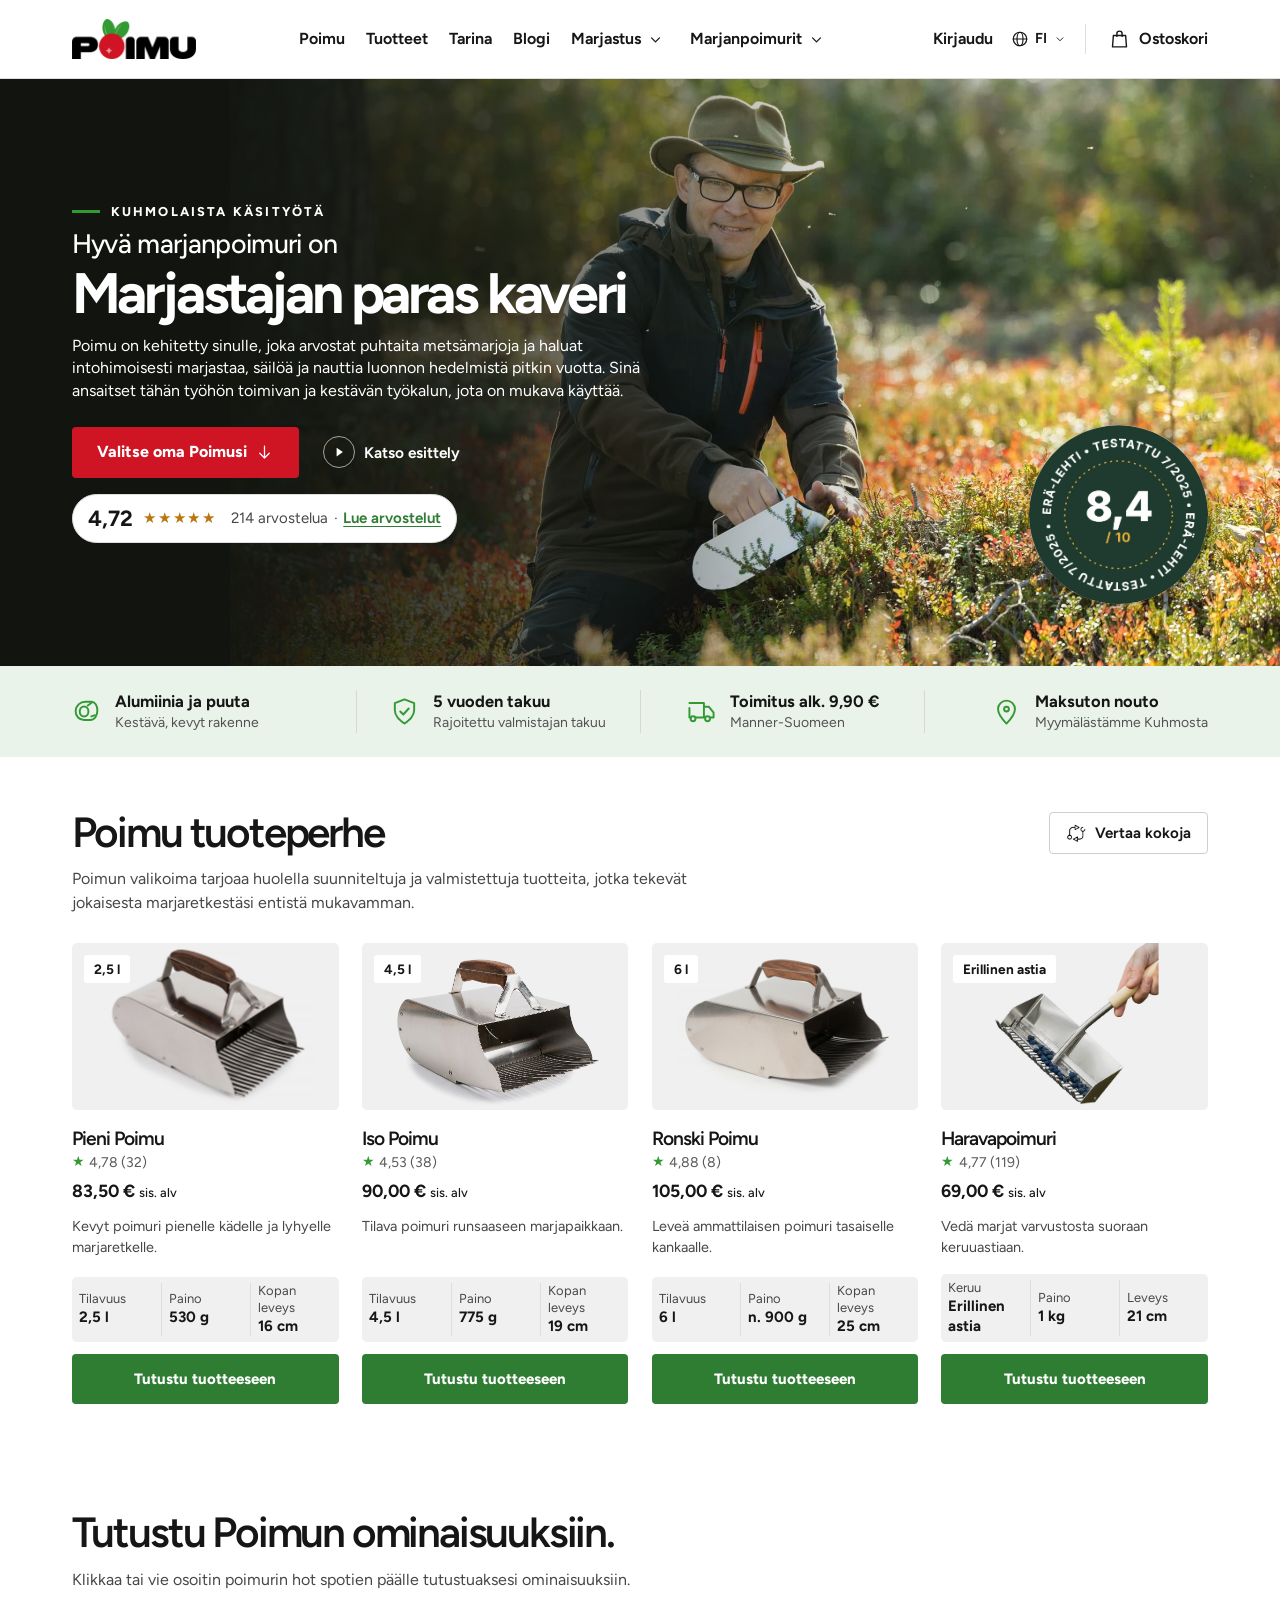
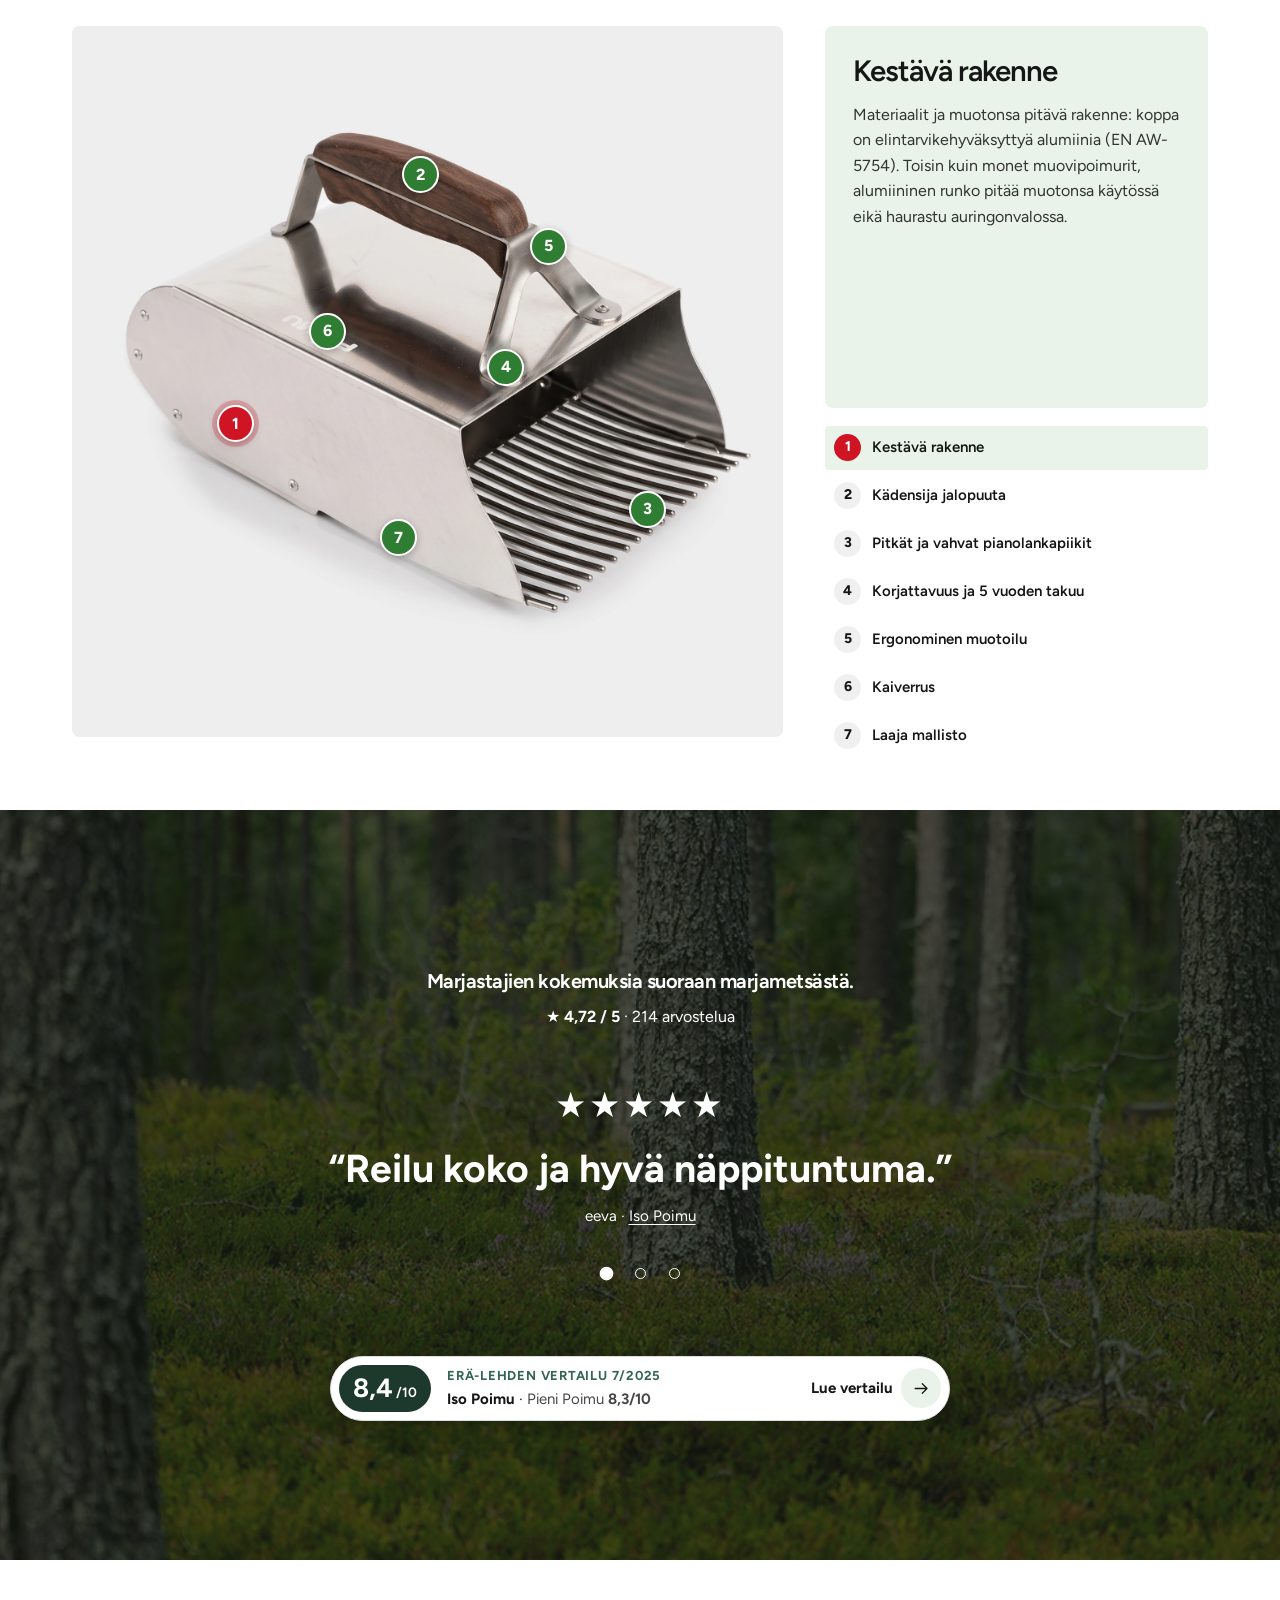
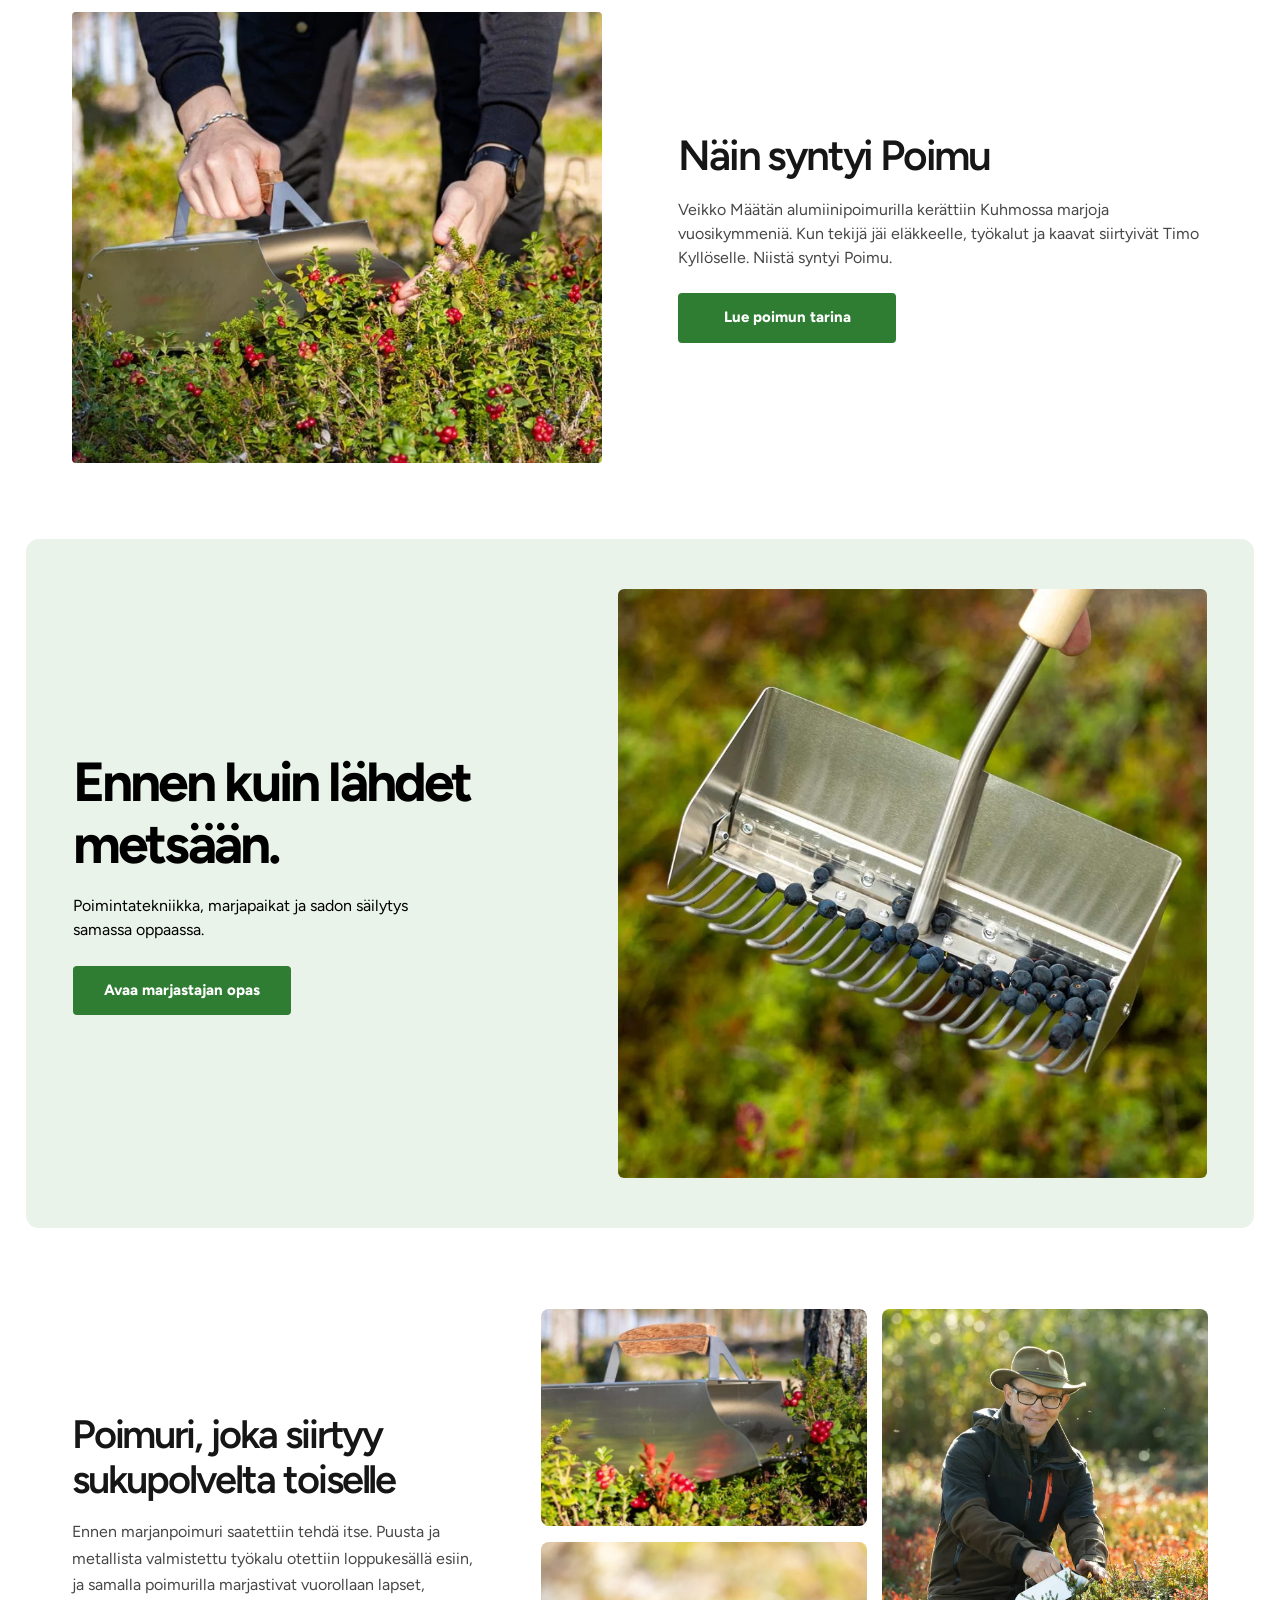
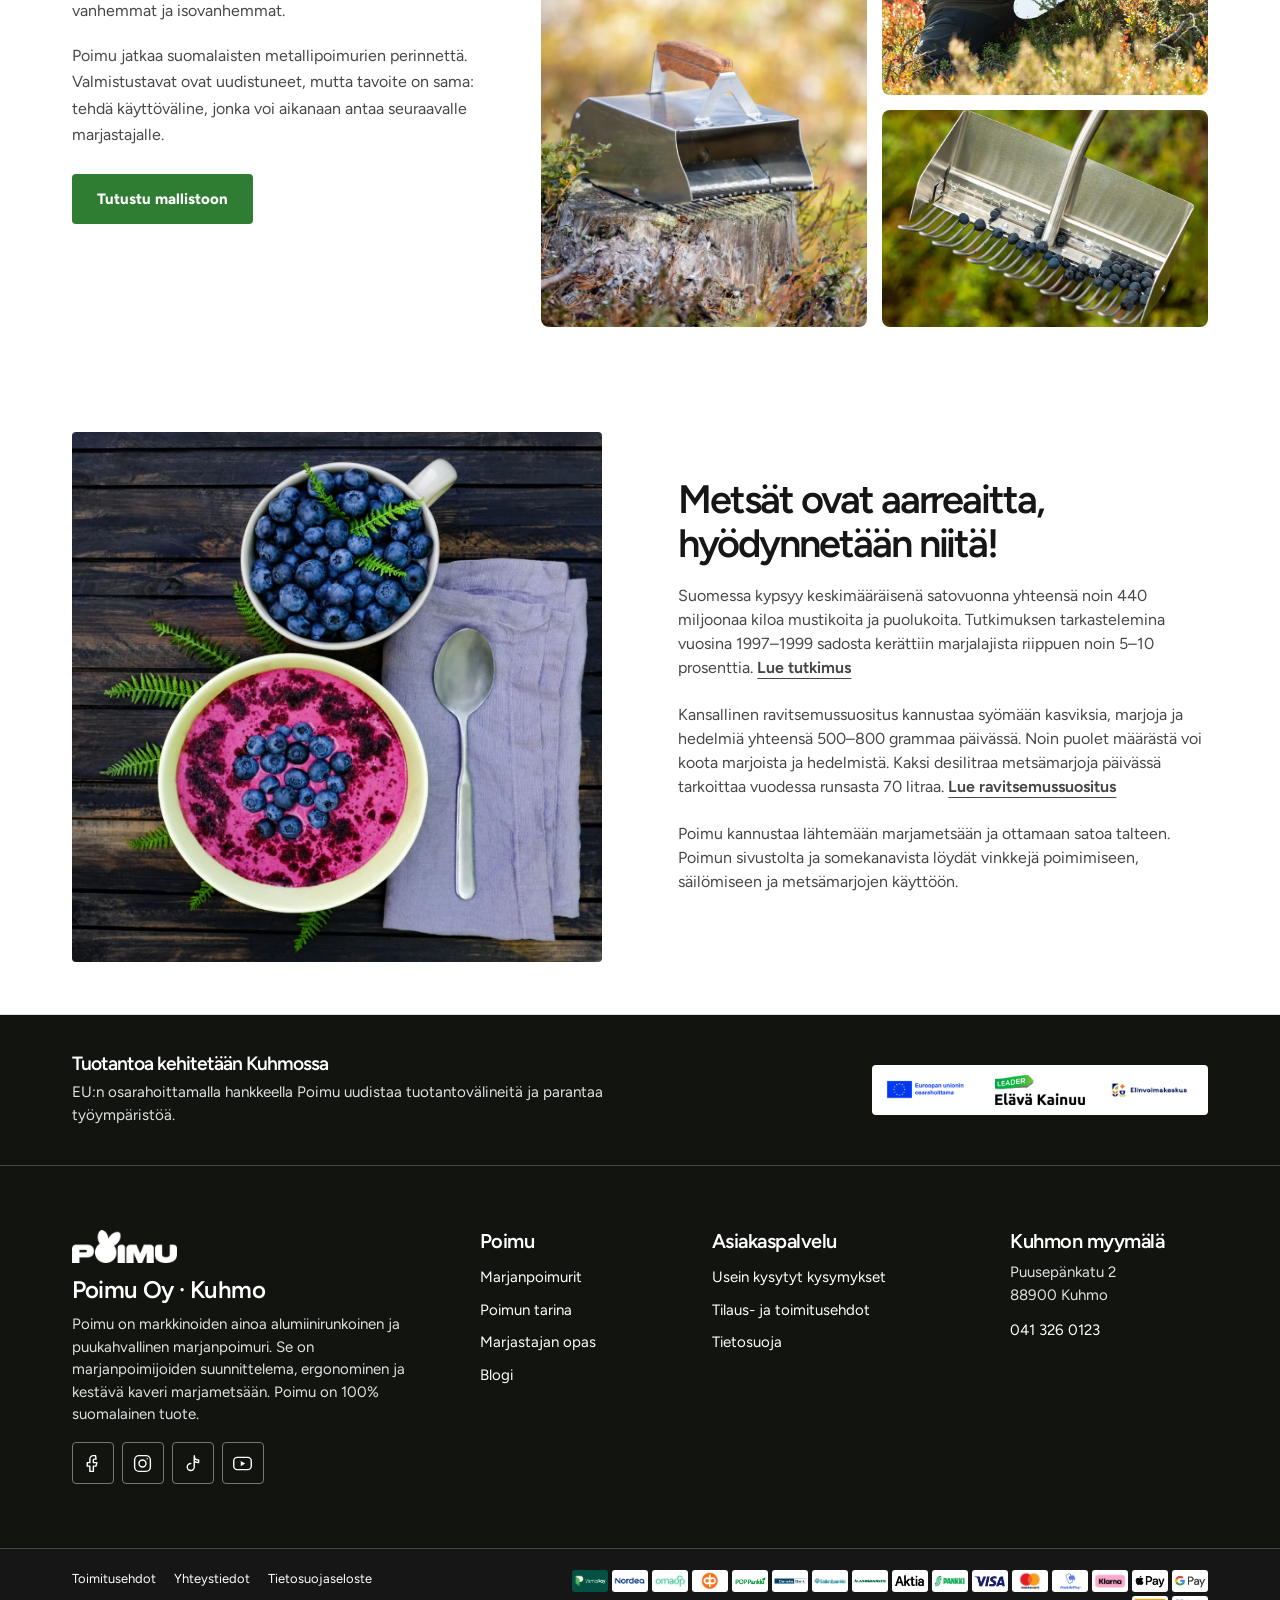
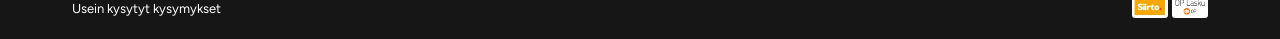
<file: index.html>
<!doctype html><html lang="fi"><head><meta charset="utf-8"><meta name="viewport" content="width=device-width,initial-scale=1"><meta name="description" content="Tutustu Kuhmossa valmistettuihin Poimu-marjanpoimureihin. Vertaa malleja ja löydä oma poimurisi."><title>Suomalaiset marjanpoimurit Kuhmosta | Poimu</title><link rel="stylesheet" href="style.css"><script defer src="main.js"></script><meta name="robots" content="noindex"></head><body><aside class="campaign" hidden><strong>Black Friday</strong><span>Kaiverrus kaupan päälle ja kahdesta poimurista 10 % alennusta 30.11. asti.</span><a class="textlink" href="https://poimu.eu/black-friday/">Katso kampanjaehdot</a></aside><a class="skip" href="#sisalto">Siirry sisältöön</a>
 <header>
  <div class="shell top">
   <a class="logo" href="index.html" aria-label="Poimu – etusivu"><img src="assets/logo.webp" alt="Poimu" width="140" height="48"></a>
   <nav class="desktop" aria-label="Päävalikko"><a href="index.html">Poimu</a>
 <a href="index.html#mallisto">Tuotteet</a>
 <a href="tarina.html">Tarina</a>
 <a href="https://poimu.eu/blogi/">Blogi</a>
 <div class="nav-group">
  <a href="https://poimu.eu/marjastus/">Marjastus</a>
  <details class="nav-dropdown">
   <summary aria-label="Marjastus – alavalikko"><svg class="icon" aria-hidden="true" width="24" height="24" viewBox="0 0 24 24" fill="none" stroke="currentColor" stroke-width="1.6" stroke-linecap="round" stroke-linejoin="round"><path d="m7 10 5 5 5-5"/></svg></summary>
   <div><a href="https://poimu.eu/marjastus/marjastusvinkit/">Marjastusvinkit</a><a href="https://poimu.eu/marjastus/marjat/">Suomalaiset metsämarjat</a><a href="https://poimu.eu/marjastus/marjojen-sailytys/">Marjojen säilytys</a><a href="opas.html">Marjastus-opas</a></div>
  </details>
 </div>
 <div class="nav-group">
  <a href="https://poimu.eu/poimu-marjanpoimurit/">Marjanpoimurit</a>
  <details class="nav-dropdown">
   <summary aria-label="Marjanpoimurit – alavalikko"><svg class="icon" aria-hidden="true" width="24" height="24" viewBox="0 0 24 24" fill="none" stroke="currentColor" stroke-width="1.6" stroke-linecap="round" stroke-linejoin="round"><path d="m7 10 5 5 5-5"/></svg></summary>
   <div><a href="https://poimu.eu/poimu-marjanpoimurit/osta-marjanpoimuri/">Marjanpoimurin ostaminen</a><a href="https://poimu.eu/poimu-marjanpoimurit/paras-marjanpoimuri-nain-valitset-oikeasti-tehokkaan-ja-toimivan-vaihtoehdon/">Paras marjanpoimuri</a></div>
  </details>
 </div></nav>
   <div class="tools">
    <a class="login" href="https://poimu.eu/oma-tili/">Kirjaudu</a>
    <details class="language">
     <summary aria-label="Valitse kieli"><svg class="icon" aria-hidden="true" width="24" height="24" viewBox="0 0 24 24" fill="none" stroke="currentColor" stroke-width="1.6" stroke-linecap="round" stroke-linejoin="round"><circle cx="12" cy="12" r="9"/><ellipse cx="12" cy="12" rx="4" ry="9"/><path d="M3 12h18"/></svg> FI <svg class="icon" aria-hidden="true" width="24" height="24" viewBox="0 0 24 24" fill="none" stroke="currentColor" stroke-width="1.6" stroke-linecap="round" stroke-linejoin="round"><path d="m7 10 5 5 5-5"/></svg></summary>
     <div><a lang="fi" href="index.html">Suomi</a><a lang="en" href="https://poimu.eu/en/">English</a><a lang="sv" href="https://poimu.eu/sv/">Svenska</a></div>
    </details>
    <a class="bag" href="https://poimu.eu/ostoskori/" aria-label="Ostoskori"><svg class="icon" aria-hidden="true" width="24" height="24" viewBox="0 0 24 24" fill="none" stroke="currentColor" stroke-width="1.6" stroke-linecap="round" stroke-linejoin="round"><path d="M5 8h14l1 13H4L5 8Z"/><path d="M9 9V6a3 3 0 0 1 6 0v3"/></svg><span>Ostoskori</span></a>
    <button id="menubtn" aria-label="Avaa valikko" aria-expanded="false" aria-controls="mobilenav"><svg class="icon" aria-hidden="true" width="24" height="24" viewBox="0 0 24 24" fill="none" stroke="currentColor" stroke-width="1.6" stroke-linecap="round" stroke-linejoin="round"><path d="M3 6h18M3 12h18M3 18h18"/></svg></button>
   </div>
  </div>
  <nav id="mobilenav" aria-label="Mobiilivalikko" hidden><a href="index.html">Poimu</a>
 <a href="index.html#mallisto">Tuotteet</a>
 <a href="tarina.html">Tarina</a>
 <a href="https://poimu.eu/blogi/">Blogi</a>
 <div class="nav-group">
  <a href="https://poimu.eu/marjastus/">Marjastus</a>
  <details class="nav-dropdown">
   <summary aria-label="Marjastus – alavalikko"><svg class="icon" aria-hidden="true" width="24" height="24" viewBox="0 0 24 24" fill="none" stroke="currentColor" stroke-width="1.6" stroke-linecap="round" stroke-linejoin="round"><path d="m7 10 5 5 5-5"/></svg></summary>
   <div><a href="https://poimu.eu/marjastus/marjastusvinkit/">Marjastusvinkit</a><a href="https://poimu.eu/marjastus/marjat/">Suomalaiset metsämarjat</a><a href="https://poimu.eu/marjastus/marjojen-sailytys/">Marjojen säilytys</a><a href="opas.html">Marjastus-opas</a></div>
  </details>
 </div>
 <div class="nav-group">
  <a href="https://poimu.eu/poimu-marjanpoimurit/">Marjanpoimurit</a>
  <details class="nav-dropdown">
   <summary aria-label="Marjanpoimurit – alavalikko"><svg class="icon" aria-hidden="true" width="24" height="24" viewBox="0 0 24 24" fill="none" stroke="currentColor" stroke-width="1.6" stroke-linecap="round" stroke-linejoin="round"><path d="m7 10 5 5 5-5"/></svg></summary>
   <div><a href="https://poimu.eu/poimu-marjanpoimurit/osta-marjanpoimuri/">Marjanpoimurin ostaminen</a><a href="https://poimu.eu/poimu-marjanpoimurit/paras-marjanpoimuri-nain-valitset-oikeasti-tehokkaan-ja-toimivan-vaihtoehdon/">Paras marjanpoimuri</a></div>
  </details>
 </div><a class="login" href="https://poimu.eu/oma-tili/">Kirjaudu</a></nav>
 </header><main id="sisalto"><section class="hero"><img class="heroimage" src="assets/hero.webp" alt="Poimija kerää metallipoimurilla puolukoita syksyisessä metsässä" fetchpriority="high"><div class="shell hero-inner"><div class="hero-copy"><p class="kicker"><i></i>Kuhmolaista käsityötä</p><h1><span class="hero-heading-intro">Hyvä marjanpoimuri on</span> Marjastajan paras kaveri</h1><p>Poimu on kehitetty sinulle, joka arvostat puhtaita metsämarjoja ja haluat intohimoisesti marjastaa, säilöä ja nauttia luonnon hedelmistä pitkin vuotta. Sinä ansaitset tähän työhön toimivan ja kestävän työkalun, jota on mukava käyttää.</p><div class="herolinks"><a class="btn hero-cta" href="#mallisto">Valitse oma Poimusi <svg class="icon" aria-hidden="true" width="24" height="24" viewBox="0 0 24 24" fill="none" stroke="currentColor" stroke-width="1.6" stroke-linecap="round" stroke-linejoin="round"><path d="M12 4v15m-6-6 6 6 6-6"/></svg></a><a class="watch" data-video="sNVl-HqXArE" data-poster="video-mallit" data-title="Poimurit lähikuvassa" href="https://www.youtube.com/watch?v=sNVl-HqXArE"><span><svg class="icon" aria-hidden="true" width="24" height="24" viewBox="0 0 24 24" fill="none" stroke="currentColor" stroke-width="1.6" stroke-linecap="round" stroke-linejoin="round"><path d="m9 5 10 7-10 7z" fill="currentColor" stroke="none"/></svg></span> Katso esittely</a></div>
<a class="hero-rating" href="#kokemukset" aria-label="Lue arvostelut, keskiarvo 4,72 / 5, yhteensä 214 arvostelua">
 <span class="hero-rating-summary">
  <strong>4,72</strong>
  <span class="hero-rating-stars" aria-hidden="true">★★★★★</span>
 </span>
 <span class="hero-rating-details">
  <span>214 arvostelua</span>
  <span aria-hidden="true">·</span>
  <span class="textlink hero-rating-link">Lue arvostelut</span>
 </span>
</a>
</div>
<a class="hero-badge" href="iso.html" aria-label="Tutustu Isoon Poimuun. Erä-lehden arvio 8,4 / 10, numero 7/2025.">
 <img src="assets/era-sinetti.png" alt="" width="405" height="405">
</a>
</div></section><div class="trust"><div class="shell"><div><svg class="icon" aria-hidden="true" width="24" height="24" viewBox="0 0 24 24" fill="none" stroke="currentColor" stroke-width="1.6" stroke-linecap="round" stroke-linejoin="round"><path d="M3 12c0-5 4-8 8-8h5c3 0 5 3 5 7s-2 8-6 8h-5c-4 0-7-3-7-7Z"/><ellipse cx="10" cy="12" rx="3.6" ry="4.2"/><path d="M16 5l-3 2m6 8-3 1"/></svg><p><strong>Alumiinia ja puuta</strong><span>Kestävä, kevyt rakenne</span></p></div><div><svg class="icon" aria-hidden="true" width="24" height="24" viewBox="0 0 24 24" fill="none" stroke="currentColor" stroke-width="1.6" stroke-linecap="round" stroke-linejoin="round"><path d="m12 2 8 3v6c0 5-4 8-8 11-4-3-8-6-8-11V5z"/><path d="m8.5 12 2.5 2.5 4.5-5"/></svg><p><strong>5 vuoden takuu</strong><span>Rajoitettu valmistajan takuu</span></p></div><div><svg class="icon" aria-hidden="true" width="24" height="24" viewBox="0 0 24 24" fill="none" stroke="currentColor" stroke-width="1.6" stroke-linecap="round" stroke-linejoin="round"><path d="M2 5h12v12H7m7-9h4l4 5v4h-3m-5 0h1M2 9v8h1"/><circle cx="5" cy="18" r="2"/><circle cx="17" cy="18" r="2"/></svg><p><strong>Toimitus alk. 9,90 €</strong><span>Manner-Suomeen</span></p></div><div><svg class="icon" aria-hidden="true" width="24" height="24" viewBox="0 0 24 24" fill="none" stroke="currentColor" stroke-width="1.6" stroke-linecap="round" stroke-linejoin="round"><path d="M19 10c0 5-7 12-7 12s-7-7-7-12a7 7 0 1 1 14 0Z"/><circle cx="12" cy="10" r="2"/></svg><p><strong>Maksuton nouto</strong><span>Myymälästämme Kuhmosta</span></p></div></div></div><section class="shell block" id="mallisto"><div class="sectionhead"><h2>Poimu tuoteperhe</h2><button class="comparebtn" id="opencompare"><img class="icon compare-icon" src="assets/compare-icon.webp" alt="" width="20" height="20"> Vertaa kokoja</button></div>
 <p class="collection-description">Poimun valikoima tarjoaa huolella suunniteltuja ja valmistettuja tuotteita, jotka tekevät jokaisesta marjaretkestäsi entistä mukavamman.</p>
 <div class="products collection-products"><article class="product" data-group="koppa">
  <a class="productphoto productphoto-studio" href="pieni.html" aria-label="Tutustu tuotteeseen Pieni Poimu"><img src="assets/pieni-mallisto.webp" alt="Pieni Poimu" class="" loading="lazy"><span class="spec">2,5 l</span></a>
  <div class="producttitle">
   <div class="product-name">
    <h3><a href="pieni.html">Pieni Poimu</a></h3>
    <a class="product-rating" href="https://poimu.eu/marjanpoimuri-pieni-poimu/#reviews" aria-label="Pieni Poimu: 4,78 / 5, 32 arvostelua">
     <span aria-hidden="true">★</span> 4,78 (32)
    </a>
   </div>
   <div class="price">83,50 € <small>sis. alv</small></div>
  </div>
  <p class="product-description">Kevyt poimuri pienelle kädelle ja lyhyelle marjaretkelle.</p>
<dl class="card-specs"><div><dt>Tilavuus</dt><dd>2,5 l</dd></div><div><dt>Paino</dt><dd>530 g</dd></div><div><dt>Kopan leveys</dt><dd>16 cm</dd></div></dl>
  <a class="btn product-button" href="pieni.html">Tutustu tuotteeseen<span class="sr"> Pieni Poimu</span></a>
 </article><article class="product" data-group="koppa">
  <a class="productphoto productphoto-studio" href="iso.html" aria-label="Tutustu tuotteeseen Iso Poimu"><img src="assets/iso-mallisto.webp" alt="Iso Poimu" class="" loading="lazy"><span class="spec">4,5 l</span></a>
  <div class="producttitle">
   <div class="product-name">
    <h3><a href="iso.html">Iso Poimu</a></h3>
    <a class="product-rating" href="https://poimu.eu/marjanpoimuri-iso-poimu/#reviews" aria-label="Iso Poimu: 4,53 / 5, 38 arvostelua">
     <span aria-hidden="true">★</span> 4,53 (38)
    </a>
   </div>
   <div class="price">90,00 € <small>sis. alv</small></div>
  </div>
  <p class="product-description">Tilava poimuri runsaaseen marjapaikkaan.</p>
<dl class="card-specs"><div><dt>Tilavuus</dt><dd>4,5 l</dd></div><div><dt>Paino</dt><dd>775 g</dd></div><div><dt>Kopan leveys</dt><dd>19 cm</dd></div></dl>
  <a class="btn product-button" href="iso.html">Tutustu tuotteeseen<span class="sr"> Iso Poimu</span></a>
 </article><article class="product" data-group="koppa">
  <a class="productphoto productphoto-studio" href="ronski.html" aria-label="Tutustu tuotteeseen Ronski Poimu"><img src="assets/ronski-mallisto.webp" alt="Ronski Poimu" class="" loading="lazy"><span class="spec">6 l</span></a>
  <div class="producttitle">
   <div class="product-name">
    <h3><a href="ronski.html">Ronski Poimu</a></h3>
    <a class="product-rating" href="https://poimu.eu/marjanpoimuri-ronski-poimu/#reviews" aria-label="Ronski Poimu: 4,88 / 5, 8 arvostelua">
     <span aria-hidden="true">★</span> 4,88 (8)
    </a>
   </div>
   <div class="price">105,00 € <small>sis. alv</small></div>
  </div>
  <p class="product-description">Leveä ammattilaisen poimuri tasaiselle kankaalle.</p>
<dl class="card-specs"><div><dt>Tilavuus</dt><dd>6 l</dd></div><div><dt>Paino</dt><dd>n. 900 g</dd></div><div><dt>Kopan leveys</dt><dd>25 cm</dd></div></dl>
  <a class="btn product-button" href="ronski.html">Tutustu tuotteeseen<span class="sr"> Ronski Poimu</span></a>
 </article><article class="product" data-group="harava">
  <a class="productphoto productphoto-studio productphoto-harava" href="harava.html" aria-label="Tutustu tuotteeseen Haravapoimuri"><img src="assets/harava.webp" alt="Haravapoimuri" class="" loading="lazy"><span class="spec">Erillinen astia</span></a>
  <div class="producttitle">
   <div class="product-name">
    <h3><a href="harava.html">Haravapoimuri</a></h3>
    <a class="product-rating" href="https://poimu.eu/haravapoimuri-poimu/#reviews" aria-label="Haravapoimuri: 4,77 / 5, 119 arvostelua">
     <span aria-hidden="true">★</span> 4,77 (119)
    </a>
   </div>
   <div class="price">69,00 € <small>sis. alv</small></div>
  </div>
  <p class="product-description">Vedä marjat varvustosta suoraan keruuastiaan.</p>
<dl class="card-specs"><div><dt>Keruu</dt><dd>Erillinen astia</dd></div><div><dt>Paino</dt><dd>1 kg</dd></div><div><dt>Leveys</dt><dd>21 cm</dd></div></dl>
  <a class="btn product-button" href="harava.html">Tutustu tuotteeseen<span class="sr"> Haravapoimuri</span></a>
 </article></div></section><section class="shell block structure-section" id="rakenne" aria-labelledby="structure-heading">
  <div class="structure-heading"><h2 id="structure-heading">Tutustu Poimun ominaisuuksiin.</h2><p id="structure-instruction">Klikkaa tai vie osoitin poimurin hot spotien päälle tutustuaksesi ominaisuuksiin.</p></div>
  <div class="structure-grid">
   <div class="structure-image" role="group" aria-label="Poimurin rakennekuva" aria-describedby="structure-instruction">
    <img src="assets/poimu_hires.webp" alt="Metallinen Poimu-marjanpoimuri, jossa on puukahva, alumiinikoppa ja pitkät teräspiikit" width="1752" height="1752" loading="lazy">
    <button type="button" class="structure-hotspot" style="--hotspot-x:23%;--hotspot-y:56%" data-structure-feature="rakenne" aria-controls="structure-feature-rakenne" aria-pressed="true" aria-label="1. Kestävä rakenne"><span aria-hidden="true">1</span></button><button type="button" class="structure-hotspot" style="--hotspot-x:49%;--hotspot-y:21%" data-structure-feature="kadensija" aria-controls="structure-feature-kadensija" aria-pressed="false" aria-label="2. Kädensija jalopuuta"><span aria-hidden="true">2</span></button><button type="button" class="structure-hotspot" style="--hotspot-x:81%;--hotspot-y:68%" data-structure-feature="piikit" aria-controls="structure-feature-piikit" aria-pressed="false" aria-label="3. Pitkät ja vahvat pianolankapiikit"><span aria-hidden="true">3</span></button><button type="button" class="structure-hotspot" style="--hotspot-x:61%;--hotspot-y:48%" data-structure-feature="korjaus" aria-controls="structure-feature-korjaus" aria-pressed="false" aria-label="4. Korjattavuus ja 5 vuoden takuu"><span aria-hidden="true">4</span></button><button type="button" class="structure-hotspot" style="--hotspot-x:67%;--hotspot-y:31%" data-structure-feature="ergonomia" aria-controls="structure-feature-ergonomia" aria-pressed="false" aria-label="5. Ergonominen muotoilu"><span aria-hidden="true">5</span></button><button type="button" class="structure-hotspot" style="--hotspot-x:36%;--hotspot-y:43%" data-structure-feature="kaiverrus" aria-controls="structure-feature-kaiverrus" aria-pressed="false" aria-label="6. Kaiverrus"><span aria-hidden="true">6</span></button><button type="button" class="structure-hotspot" style="--hotspot-x:46%;--hotspot-y:72%" data-structure-feature="mallisto" aria-controls="structure-feature-mallisto" aria-pressed="false" aria-label="7. Laaja mallisto"><span aria-hidden="true">7</span></button>
   </div>
   <div class="structure-info">
    <div class="structure-details"><article class="structure-feature-panel is-active" id="structure-feature-rakenne" data-structure-panel="rakenne" aria-labelledby="structure-title-rakenne"><h3 id="structure-title-rakenne">Kestävä rakenne</h3><p>Materiaalit ja muotonsa pitävä rakenne: koppa on elintarvikehyväksyttyä alumiinia (EN AW-5754). Toisin kuin monet muovipoimurit, alumiininen runko pitää muotonsa käytössä eikä haurastu auringonvalossa.</p></article><article class="structure-feature-panel" id="structure-feature-kadensija" data-structure-panel="kadensija" aria-labelledby="structure-title-kadensija"><h3 id="structure-title-kadensija">Kädensija jalopuuta</h3><p>Kahvan runko on ruostumatonta terästä ja kädensija öljyttyä jalopuuta.</p></article><article class="structure-feature-panel" id="structure-feature-piikit" data-structure-panel="piikit" aria-labelledby="structure-title-piikit"><h3 id="structure-title-piikit">Pitkät ja vahvat pianolankapiikit</h3><p>Piikit on tehty pianolangasta, minkä ansiosta ne pysyvät suorassa kovassakin varvikossa ja irrottavat marjat siististi vähentäen koppaan päätyvän roskan määrää. Katso videolta vinkit Poimun käyttöön – näin keräät ehjiä mustikoita ja teet puhdistustyöstä helpompaa.</p><a class="btn structure-action" data-video="LKWfW7CmX-4" data-poster="video-vinkki" data-title="Näin käytät Poimua" href="https://www.youtube.com/watch?v=LKWfW7CmX-4"><svg class="icon" aria-hidden="true" width="24" height="24" viewBox="0 0 24 24" fill="none" stroke="currentColor" stroke-width="1.6" stroke-linecap="round" stroke-linejoin="round"><path d="m9 5 10 7-10 7z" fill="currentColor" stroke="none"/></svg> Katso käyttövideo</a></article><article class="structure-feature-panel" id="structure-feature-korjaus" data-structure-panel="korjaus" aria-labelledby="structure-title-korjaus"><h3 id="structure-title-korjaus">Korjattavuus ja 5 vuoden takuu</h3><p>Poimun piikit ja kahvan osat ovat vaihdettavissa, joten rikkoutunut osa ei tee poimurista käyttökelvotonta. Valmistaja myöntää koppamallisille Poimuille 5 vuoden rajoitetun takuun.</p><a class="textlink" href="https://poimu.eu/tilaus-ja-toimitusehdot/">Tutustu takuuehtoihin</a></article><article class="structure-feature-panel" id="structure-feature-ergonomia" data-structure-panel="ergonomia" aria-labelledby="structure-title-ergonomia"><h3 id="structure-title-ergonomia">Ergonominen muotoilu</h3><p>Koppa on asetettu kahvaan nähden hieman pystyyn (perä etuosaa alempana) poiminta-asennon helpottamiseksi. Lisäksi rosterikahvan etureunat on pyöristetty, jotta ne eivät paina etusormea pitkillä keruureissuilla.</p></article><article class="structure-feature-panel" id="structure-feature-kaiverrus" data-structure-panel="kaiverrus" aria-labelledby="structure-title-kaiverrus"><h3 id="structure-title-kaiverrus">Kaiverrus</h3><p>Poimuriin voi tilata laserkaiverruksen, esimerkiksi nimen tai logon.</p><a class="btn structure-action" href="kaiverrus.html">Tutustu kaiverrukseen</a></article><article class="structure-feature-panel" id="structure-feature-mallisto" data-structure-panel="mallisto" aria-labelledby="structure-title-mallisto"><h3 id="structure-title-mallisto">Laaja mallisto</h3><p>Perinteisten koppamallien (Pieni Poimu 2,5 l, Iso Poimu 4,5 l ja Ronski Poimu 6 l) lisäksi valikoimassa on selkäystävällinen, koivuvartinen Haravapoimuri, jonka saa oikea- tai vasenkätisenä.</p><a class="btn structure-action" href="#mallisto">Tutustu mallistoon</a></article></div>
    <div class="structure-options" role="group" aria-label="Valitse ominaisuus"><button type="button" class="structure-option" data-structure-feature="rakenne" aria-controls="structure-feature-rakenne" aria-pressed="true"><span class="structure-option-number" aria-hidden="true">1</span><span>Kestävä rakenne</span></button><button type="button" class="structure-option" data-structure-feature="kadensija" aria-controls="structure-feature-kadensija" aria-pressed="false"><span class="structure-option-number" aria-hidden="true">2</span><span>Kädensija jalopuuta</span></button><button type="button" class="structure-option" data-structure-feature="piikit" aria-controls="structure-feature-piikit" aria-pressed="false"><span class="structure-option-number" aria-hidden="true">3</span><span>Pitkät ja vahvat pianolankapiikit</span></button><button type="button" class="structure-option" data-structure-feature="korjaus" aria-controls="structure-feature-korjaus" aria-pressed="false"><span class="structure-option-number" aria-hidden="true">4</span><span>Korjattavuus ja 5 vuoden takuu</span></button><button type="button" class="structure-option" data-structure-feature="ergonomia" aria-controls="structure-feature-ergonomia" aria-pressed="false"><span class="structure-option-number" aria-hidden="true">5</span><span>Ergonominen muotoilu</span></button><button type="button" class="structure-option" data-structure-feature="kaiverrus" aria-controls="structure-feature-kaiverrus" aria-pressed="false"><span class="structure-option-number" aria-hidden="true">6</span><span>Kaiverrus</span></button><button type="button" class="structure-option" data-structure-feature="mallisto" aria-controls="structure-feature-mallisto" aria-pressed="false"><span class="structure-option-number" aria-hidden="true">7</span><span>Laaja mallisto</span></button></div>
    <p class="sr structure-status" role="status"></p>
   </div>
  </div>
 </section><section class="reviews-band" id="kokemukset" aria-labelledby="reviews-heading">
 <div class="shell reviews-inner">
  <h2 id="reviews-heading">Marjastajien kokemuksia suoraan marjametsästä.</h2>
  <p class="rating"><span aria-hidden="true">★</span> <strong>4,72 / 5</strong> · 214 arvostelua</p>
  <div class="review-carousel">
   <div class="review-track"><figure class="review-slide">
  <span class="stars" role="img" aria-label="5 tähteä viidestä">★★★★★</span>
  <blockquote>“Reilu koko ja hyvä näppituntuma.”</blockquote>
  <figcaption>eeva · <a href="https://poimu.eu/marjanpoimuri-iso-poimu/#reviews">Iso Poimu</a></figcaption>
 </figure>
<figure class="review-slide">
  <span class="stars" role="img" aria-label="5 tähteä viidestä">★★★★★</span>
  <blockquote>“Paras poimuri millä olen poiminut”</blockquote>
  <figcaption>Ilpo Takkinen · <a href="https://poimu.eu/marjanpoimuri-ronski-poimu/#reviews">Ronski Poimu</a></figcaption>
 </figure>
<figure class="review-slide">
  <span class="stars" role="img" aria-label="5 tähteä viidestä">★★★★★</span>
  <blockquote>“Hieno”</blockquote>
  <figcaption>Soili L. · <a href="https://poimu.eu/marjanpoimuri-pieni-poimu/#reviews">Pieni Poimu</a></figcaption>
 </figure></div>
   <div class="review-dots" role="group" aria-label="Valitse arvostelu" hidden><button type="button" class="review-dot" aria-label="Näytä arvostelu 1 / 3"></button><button type="button" class="review-dot" aria-label="Näytä arvostelu 2 / 3"></button><button type="button" class="review-dot" aria-label="Näytä arvostelu 3 / 3"></button></div>
   <p class="sr review-status" role="status"></p>
  </div>
  <a class="erainfo" href="https://eralehti.fi/lehti/7-2025/katta-katevammat-poimurit/?shared=459016-61669c2e-4">
   <span class="erainfo-score"><span class="sr">Iso Poimu </span><strong>8,4</strong><span>/10</span></span>
   <span class="erainfo-details">
    <span class="erainfo-issue">Erä-lehden vertailu 7/2025</span>
    <span class="erainfo-models"><strong>Iso Poimu</strong><span aria-hidden="true"> · </span><span>Pieni Poimu <strong>8,3/10</strong></span></span>
   </span>
   <span class="erainfo-cta">Lue vertailu <span class="erainfo-arrow"><svg class="icon" aria-hidden="true" width="24" height="24" viewBox="0 0 24 24" fill="none" stroke="currentColor" stroke-width="1.6" stroke-linecap="round" stroke-linejoin="round"><path d="M4 12h15m-6-6 6 6-6 6"/></svg></span></span>
  </a>
 </div>
</section><section class="story-intro"><div class="shell storygrid"><img src="assets/story.webp" alt="Puukahvainen Poimu puolukanvarpujen seassa" class="" loading="lazy"><div><h2>Näin syntyi Poimu</h2><p>Veikko Määtän alumiinipoimurilla kerättiin Kuhmossa marjoja vuosikymmeniä. Kun tekijä jäi eläkkeelle, työkalut ja kaavat siirtyivät Timo Kyllöselle. Niistä syntyi Poimu.</p><a class="btn" href="tarina.html">Lue poimun tarina</a></div></div></section><section class="guideband" aria-labelledby="guide-heading">
 <div class="guide-layout">
  <div class="guide-copy">
   <h2 id="guide-heading">Ennen kuin lähdet metsään.</h2>
   <p>Poimintatekniikka, marjapaikat ja sadon säilytys samassa oppaassa.</p>
   <a class="btn" href="opas.html">Avaa marjastajan opas</a>
  </div>
  <img src="assets/harava-metsassa.webp" alt="Mustikoita metallisen haravapoimurin piikeillä metsässä" class="guide-photo" loading="lazy">
 </div>
</section><section class="feature-entry" id="poimuriperinto" aria-labelledby="perinto-heading">
 <div class="shell heritage-grid">
  <div class="heritage-copy">
   <h2 id="perinto-heading">Poimuri, joka siirtyy sukupolvelta toiselle</h2>
   <p>Ennen marjanpoimuri saatettiin tehdä itse. Puusta ja metallista valmistettu työkalu otettiin loppukesällä esiin, ja samalla poimurilla marjastivat vuorollaan lapset, vanhemmat ja isovanhemmat.</p>
   <p>Poimu jatkaa suomalaisten metallipoimurien perinnettä. Valmistustavat ovat uudistuneet, mutta tavoite on sama: tehdä käyttöväline, jonka voi aikanaan antaa seuraavalle marjastajalle.</p>
   <a class="btn" href="index.html#mallisto">Tutustu mallistoon</a>
  </div>
  <div class="heritage-gallery">
   <div class="heritage-gallery-column">
    <img src="assets/iso-metsassa.webp" alt="Puukahvainen metallipoimuri puolukanvarpujen keskellä" class="heritage-landscape" loading="lazy">
    <img src="assets/pieni-metsassa.webp" alt="Pieni Poimu metsäkannolla syksyisessä metsässä" class="heritage-portrait" loading="lazy">
   </div>
   <div class="heritage-gallery-column heritage-gallery-column-reverse">
    <img src="assets/hero.webp" alt="Marjastaja poimureineen syksyisessä puolukkametsässä" class="heritage-portrait heritage-person" loading="lazy">
    <img src="assets/harava-metsassa.webp" alt="Tuoreita mustikoita haravapoimurin piikeillä" class="heritage-landscape" loading="lazy">
   </div>
  </div>
 </div>
</section><section class="storyband feature-entry" id="metsanmarjat" aria-labelledby="metsanmarjat-heading">
 <div class="shell storygrid">
  <img src="assets/mustikkasmoothie.webp" alt="Mustikkasmoothie ja tuoreita mustikoita" class="" loading="lazy">
  <div>
   <h2 id="metsanmarjat-heading">Metsät ovat aarreaitta, hyödynnetään niitä!</h2>
   <p>Suomessa kypsyy keskimääräisenä satovuonna yhteensä noin 440 miljoonaa kiloa mustikoita ja puolukoita. Tutkimuksen tarkastelemina vuosina 1997–1999 sadosta kerättiin marjalajista riippuen noin 5–10 prosenttia. <a class="textlink" href="https://silvafennica.fi/article/115">Lue tutkimus</a></p>
   <p>Kansallinen ravitsemussuositus kannustaa syömään kasviksia, marjoja ja hedelmiä yhteensä 500–800 grammaa päivässä. Noin puolet määrästä voi koota marjoista ja hedelmistä. Kaksi desilitraa metsämarjoja päivässä tarkoittaa vuodessa runsasta 70 litraa. <a class="textlink" href="https://www.ruokavirasto.fi/globalassets/teemat/terveytta-edistava-ruokavalio/kuluttaja-ja-ammattilaismateriaali/kestavaa-terveytta-ruoasta-esite_web.pdf">Lue ravitsemussuositus</a></p>
   <p>Poimu kannustaa lähtemään marjametsään ja ottamaan satoa talteen. Poimun sivustolta ja somekanavista löydät vinkkejä poimimiseen, säilömiseen ja metsämarjojen käyttöön.</p>
  </div>
 </div>
</section><section class="fund-band"><div class="fund shell"><div><h2>Tuotantoa kehitetään Kuhmossa</h2><p>EU:n osarahoittamalla hankkeella Poimu uudistaa tuotantovälineitä ja parantaa työympäristöä.</p></div><div class="fundlogos"><img src="assets/eu.webp" alt="Euroopan unionin osarahoittama" class="" loading="lazy"><img src="assets/leader.webp" alt="Leader Elävä Kainuu" class="" loading="lazy"><img src="assets/evk.webp" alt="Elinvoimakeskus" class="" loading="lazy"></div></div></section><dialog id="compare" aria-labelledby="comparetitle"><div class="modalhead"><h2 id="comparetitle">Vertaa koppapoimureita</h2><button class="close" aria-label="Sulje vertailu"><svg class="icon" aria-hidden="true" width="24" height="24" viewBox="0 0 24 24" fill="none" stroke="currentColor" stroke-width="1.6" stroke-linecap="round" stroke-linejoin="round"><path d="m6 6 12 12M18 6 6 18"/></svg></button></div><div class="comparegrid"><article><img src="assets/pieni.webp" alt="Pieni Poimu" class="" loading="lazy"><h3>Pieni Poimu</h3><dl><dt>Tilavuus</dt><dd>2,5 l</dd><dt>Paino tyhjänä</dt><dd>530 g</dd><dt>Kopan leveys</dt><dd>16 cm</dd><dt>Hinta sis. alv</dt><dd>83,50 €</dd></dl><a class="textlink" href="pieni.html">Valitse Pieni Poimu</a></article><article><img src="assets/iso.webp" alt="Iso Poimu" class="" loading="lazy"><h3>Iso Poimu</h3><dl><dt>Tilavuus</dt><dd>4,5 l</dd><dt>Paino tyhjänä</dt><dd>775 g</dd><dt>Kopan leveys</dt><dd>19 cm</dd><dt>Hinta sis. alv</dt><dd>90,00 €</dd></dl><a class="textlink" href="iso.html">Valitse Iso Poimu</a></article><article><img src="assets/ronski.webp" alt="Ronski Poimu" class="" loading="lazy"><h3>Ronski Poimu</h3><dl><dt>Tilavuus</dt><dd>6 l</dd><dt>Paino tyhjänä</dt><dd>n. 900 g</dd><dt>Kopan leveys</dt><dd>25 cm</dd><dt>Hinta sis. alv</dt><dd>105,00 €</dd></dl><a class="textlink" href="ronski.html">Valitse Ronski Poimu</a></article></div></dialog><dialog id="video" aria-labelledby="videotitle"><div class="modalhead"><h2 id="videotitle">Poimurit lähikuvassa</h2><button class="close" aria-label="Sulje video"><svg class="icon" aria-hidden="true" width="24" height="24" viewBox="0 0 24 24" fill="none" stroke="currentColor" stroke-width="1.6" stroke-linecap="round" stroke-linejoin="round"><path d="m6 6 12 12M18 6 6 18"/></svg></button></div><div id="videostage"></div><p class="videonote">Toisto muodostaa yhteyden YouTubeen.</p><div class="videoactions"><button class="btn" id="loadvideo"><svg class="icon" aria-hidden="true" width="24" height="24" viewBox="0 0 24 24" fill="none" stroke="currentColor" stroke-width="1.6" stroke-linecap="round" stroke-linejoin="round"><path d="m9 5 10 7-10 7z" fill="currentColor" stroke="none"/></svg> Salli YouTube ja toista</button><a class="textlink" id="youtube" href="https://www.youtube.com/watch?v=sNVl-HqXArE">Avaa YouTubessa</a></div></dialog></main><footer><div class="shell foot">
  <div class="foot-brand">
   <a href="index.html" class="logo" aria-label="Poimu – etusivu"><img src="assets/logo.webp" alt="Poimu" width="120" height="42" loading="lazy"></a>
   <h3 class="foot-company">Poimu Oy · Kuhmo</h3>
   <p>Poimu on markkinoiden ainoa alumiinirunkoinen ja puukahvallinen marjanpoimuri. Se on marjanpoimijoiden suunnittelema, ergonominen ja kestävä kaveri marjametsään. Poimu on 100% suomalainen tuote.</p>
   <div class="social-links"><a href="https://www.facebook.com/people/Poimu-Marjapoimuri/" aria-label="Poimu – Facebook"><svg class="icon" aria-hidden="true" width="24" height="24" viewBox="0 0 24 24" fill="none" stroke="currentColor" stroke-width="1.6" stroke-linecap="round" stroke-linejoin="round"><path d="M15.5 3H13a4 4 0 0 0-4 4v4H6v4h3v6h4v-6h3l1-4h-4V8a1 1 0 0 1 1-1h2z"/></svg></a><a href="https://www.instagram.com/poimu_marjapoimuri/" aria-label="Poimu – Instagram"><svg class="icon" aria-hidden="true" width="24" height="24" viewBox="0 0 24 24" fill="none" stroke="currentColor" stroke-width="1.6" stroke-linecap="round" stroke-linejoin="round"><rect x="3" y="3" width="18" height="18" rx="5"/><circle cx="12" cy="12" r="4"/><circle cx="17.4" cy="6.6" r=".8" fill="currentColor" stroke="none"/></svg></a><a href="https://www.tiktok.com/@poimu_marjanpoimuri/" aria-label="Poimu – TikTok"><svg class="icon" aria-hidden="true" width="24" height="24" viewBox="0 0 24 24" fill="none" stroke="currentColor" stroke-width="1.6" stroke-linecap="round" stroke-linejoin="round"><path d="M14 3v13a4 4 0 1 1-4-4m4-9c0 3 2 5 5 5m0 0v3c-2 0-3.5-.5-5-1.5"/></svg></a><a href="https://www.youtube.com/@Poimu-marjanpoimuri" aria-label="Poimu – YouTube"><svg class="icon" aria-hidden="true" width="24" height="24" viewBox="0 0 24 24" fill="none" stroke="currentColor" stroke-width="1.6" stroke-linecap="round" stroke-linejoin="round"><rect x="2" y="5" width="20" height="14" rx="4"/><path d="m10 9 5 3-5 3z" fill="currentColor" stroke="none"/></svg></a></div>
  </div>
  <div><h3>Poimu</h3><a href="index.html#mallisto">Marjanpoimurit</a><a href="tarina.html">Poimun tarina</a><a href="opas.html">Marjastajan opas</a><a href="https://poimu.eu/blogi/">Blogi</a></div>
  <div><h3>Asiakaspalvelu</h3><a href="https://poimu.eu/usein-kysytyt-kysymykset/">Usein kysytyt kysymykset</a><a href="https://poimu.eu/tilaus-ja-toimitusehdot/">Tilaus- ja toimitusehdot</a><a href="https://poimu.eu/rekisteri-ja-tietosuojaseloste/">Tietosuoja</a></div>
  <div id="yhteystiedot"><h3>Kuhmon myymälä</h3><p>Puusepänkatu 2<br>88900 Kuhmo</p><a href="tel:+358413260123">041 326 0123</a></div>
 </div>
 <div class="footer-bottom">
  <div class="shell footer-bottom-inner">
   <nav class="footer-legal" aria-label="Yrityksen tiedot ja ehdot">
    <a href="https://poimu.eu/tilaus-ja-toimitusehdot/">Toimitusehdot</a>
    <a href="#yhteystiedot">Yhteystiedot</a>
    <a href="https://poimu.eu/rekisteri-ja-tietosuojaseloste/">Tietosuojaseloste</a>
    <a href="https://poimu.eu/usein-kysytyt-kysymykset/">Usein kysytyt kysymykset</a>
   </nav>
   <ul class="payment-icons" aria-label="Maksutavat"><li class="payment-icon payment-icon-visma"><span class="payment-mark" role="img" aria-label="Visma Pay" style="--mark-width:32.000px;--mark-height:11.520px;--sheet-width:338.176px;--sheet-height:16.640px;--mark-x:-3.840px;--mark-y:-2.560px"></span></li><li class="payment-icon"><span class="payment-mark" role="img" aria-label="Nordea" style="--mark-width:32.000px;--mark-height:8.270px;--sheet-width:474.966px;--sheet-height:23.371px;--mark-x:-66.517px;--mark-y:-3.236px"></span></li><li class="payment-icon"><span class="payment-mark" role="img" aria-label="OmaSp" style="--mark-width:32.000px;--mark-height:12.108px;--sheet-width:571.243px;--sheet-height:28.108px;--mark-x:-80.865px;--mark-y:-14.270px"></span></li><li class="payment-icon"><span class="payment-mark" role="img" aria-label="OP" style="--mark-width:18.000px;--mark-height:18.000px;--sheet-width:540.409px;--sheet-height:26.591px;--mark-x:-117.000px;--mark-y:-4.909px"></span></li><li class="payment-icon"><span class="payment-mark" role="img" aria-label="POP Pankki" style="--mark-width:32.000px;--mark-height:8.157px;--sheet-width:414.431px;--sheet-height:20.392px;--mark-x:-108.235px;--mark-y:-1.882px"></span></li><li class="payment-icon"><span class="payment-mark" role="img" aria-label="Danske Bank" style="--mark-width:32.000px;--mark-height:5.647px;--sheet-width:414.431px;--sheet-height:20.392px;--mark-x:-107.922px;--mark-y:-11.922px"></span></li><li class="payment-icon"><span class="payment-mark" role="img" aria-label="Säästöpankki" style="--mark-width:32.000px;--mark-height:5.774px;--sheet-width:317.835px;--sheet-height:15.639px;--mark-x:-111.398px;--mark-y:-2.165px"></span></li><li class="payment-icon"><span class="payment-mark" role="img" aria-label="Ålandsbanken" style="--mark-width:32.000px;--mark-height:3.278px;--sheet-width:206.205px;--sheet-height:10.146px;--mark-x:-72.585px;--mark-y:-5.932px"></span></li><li class="payment-icon"><span class="payment-mark" role="img" aria-label="Aktia" style="--mark-width:32.000px;--mark-height:13.143px;--sheet-width:754.857px;--sheet-height:37.143px;--mark-x:-351.429px;--mark-y:-5.714px"></span></li><li class="payment-icon"><span class="payment-mark" role="img" aria-label="S-Pankki" style="--mark-width:32.000px;--mark-height:12.337px;--sheet-width:509.301px;--sheet-height:25.060px;--mark-x:-263.711px;--mark-y:-6.554px"></span></li><li class="payment-icon"><span class="payment-mark" role="img" aria-label="Visa" style="--mark-width:32.000px;--mark-height:13.639px;--sheet-width:692.984px;--sheet-height:34.098px;--mark-x:-408.131px;--mark-y:-9.967px"></span></li><li class="payment-icon"><span class="payment-mark" role="img" aria-label="Mastercard" style="--mark-width:22.263px;--mark-height:18.000px;--sheet-width:625.737px;--sheet-height:30.789px;--mark-x:-403.105px;--mark-y:-6.632px"></span></li><li class="payment-icon"><span class="payment-mark" role="img" aria-label="MobilePay" style="--mark-width:22.909px;--mark-height:18.000px;--sheet-width:540.409px;--sheet-height:26.591px;--mark-x:-371.864px;--mark-y:-4.091px"></span></li><li class="payment-icon"><span class="payment-mark" role="img" aria-label="Klarna" style="--mark-width:32.000px;--mark-height:14.027px;--sheet-width:579.068px;--sheet-height:28.493px;--mark-x:-427.397px;--mark-y:-7.452px"></span></li><li class="payment-icon"><span class="payment-mark" role="img" aria-label="Apple Pay" style="--mark-width:32.000px;--mark-height:14.545px;--sheet-width:768.582px;--sheet-height:37.818px;--mark-x:-616.145px;--mark-y:-11.636px"></span></li><li class="payment-icon"><span class="payment-mark" role="img" aria-label="Google Pay" style="--mark-width:32.000px;--mark-height:14.545px;--sheet-width:768.582px;--sheet-height:37.818px;--mark-x:-653.382px;--mark-y:-11.636px"></span></li><li class="payment-icon"><span class="payment-mark" role="img" aria-label="Siirto" style="--mark-width:32.000px;--mark-height:17.965px;--sheet-width:741.614px;--sheet-height:36.491px;--mark-x:-666.386px;--mark-y:-10.105px"></span></li><li class="payment-icon"><span class="payment-mark" role="img" aria-label="OP Lasku" style="--mark-width:32.000px;--mark-height:17.778px;--sheet-width:670.984px;--sheet-height:33.016px;--mark-x:-635.429px;--mark-y:-9.143px"></span></li></ul>
  </div>
 </div>
 </footer></body></html>
</file>
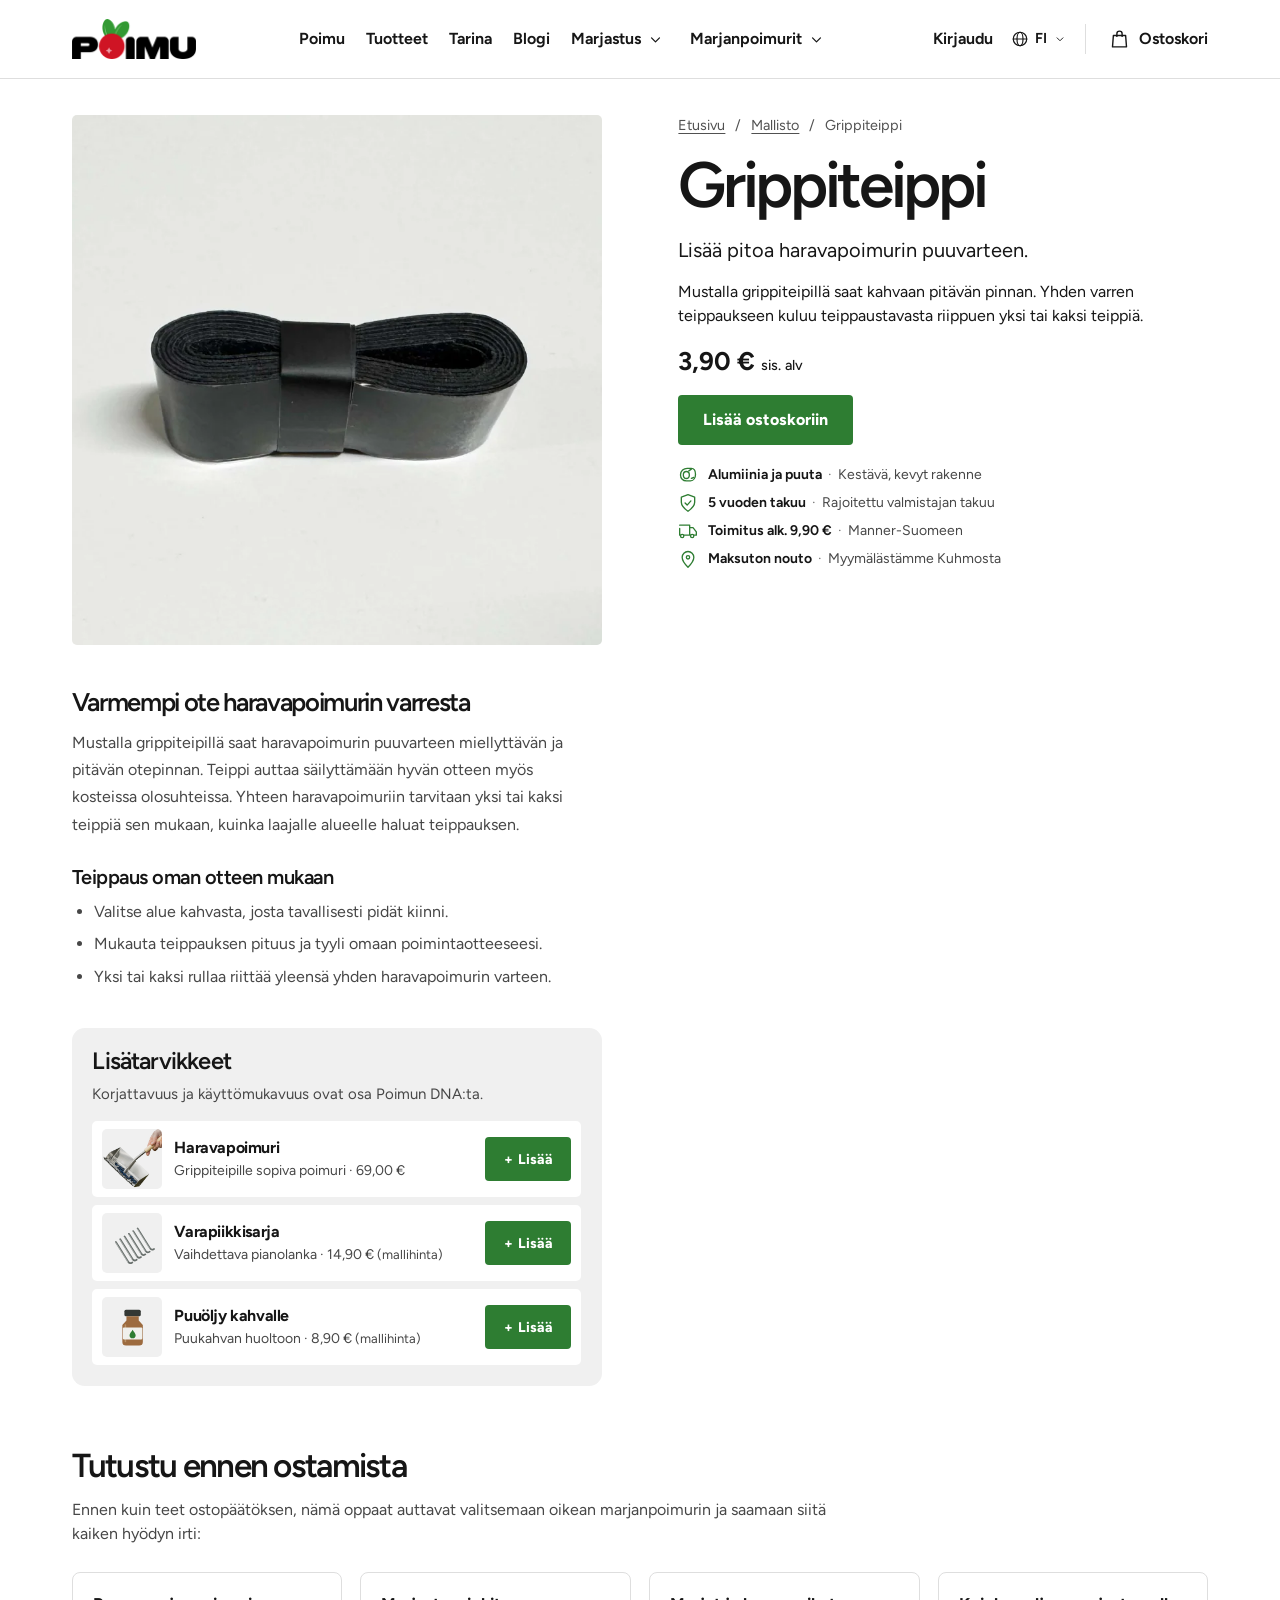
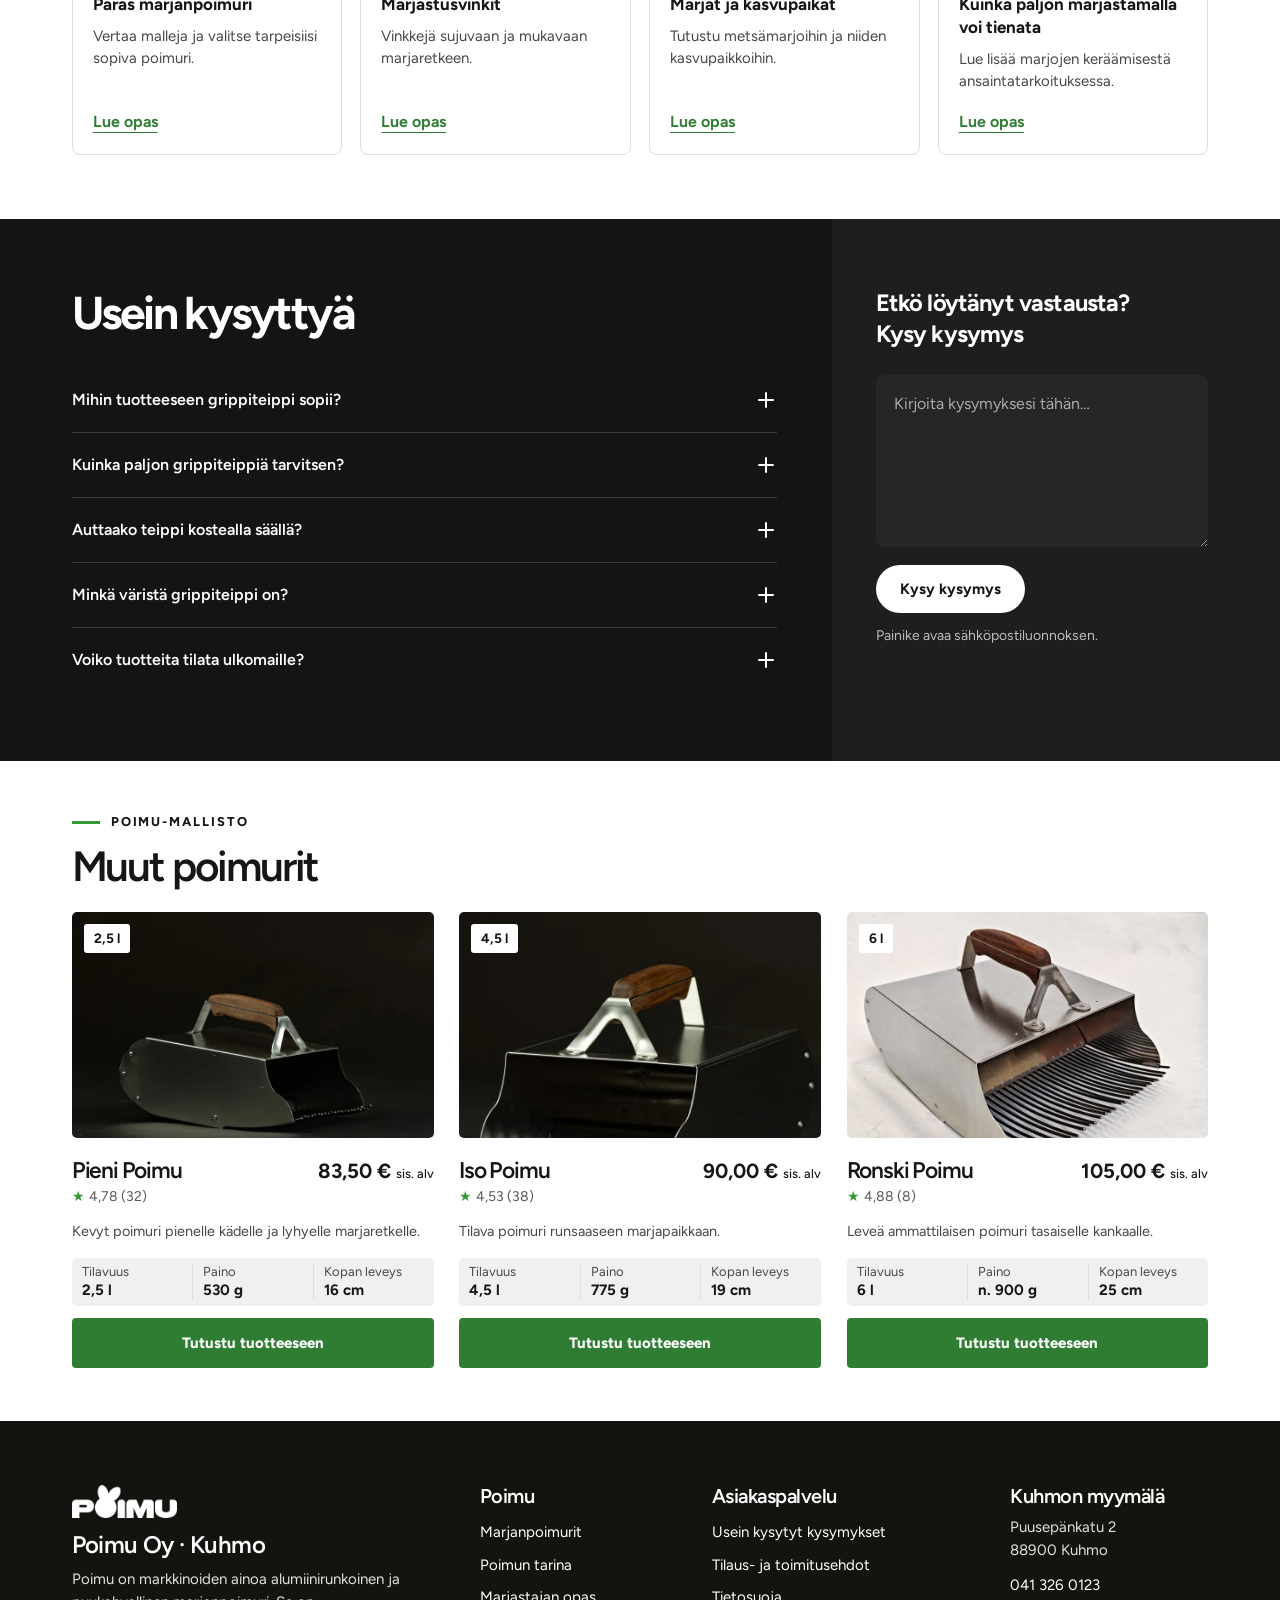
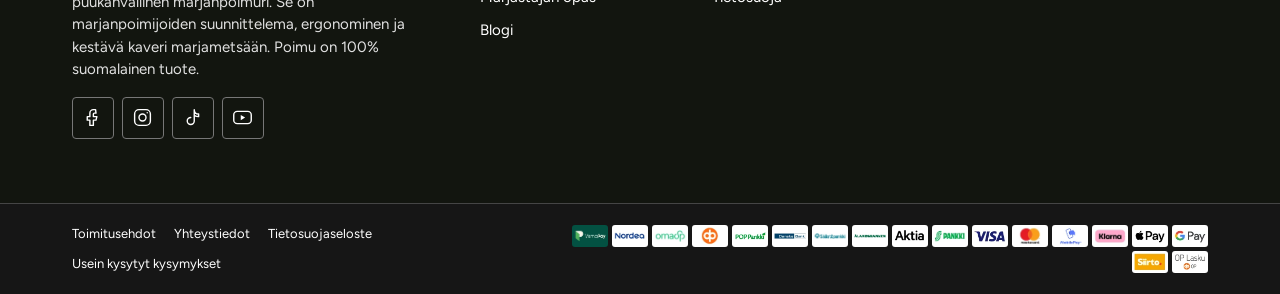
<file: grippiteippi.html>
<!doctype html><html lang="fi"><head><meta charset="utf-8"><meta name="viewport" content="width=device-width,initial-scale=1"><meta name="description" content="Lisää pitoa haravapoimurin puuvarteen."><title>Grippiteippi | Poimu</title><link rel="stylesheet" href="style.css"><script defer src="main.js"></script><meta name="robots" content="noindex"></head><body><a class="skip" href="#sisalto">Siirry sisältöön</a>
 <header>
  <div class="shell top">
   <a class="logo" href="index.html" aria-label="Poimu – etusivu"><img src="assets/logo.webp" alt="Poimu" width="140" height="48"></a>
   <nav class="desktop" aria-label="Päävalikko"><a href="index.html">Poimu</a>
 <a href="index.html#mallisto">Tuotteet</a>
 <a href="tarina.html">Tarina</a>
 <a href="https://poimu.eu/blogi/">Blogi</a>
 <div class="nav-group">
  <a href="https://poimu.eu/marjastus/">Marjastus</a>
  <details class="nav-dropdown">
   <summary aria-label="Marjastus – alavalikko"><svg class="icon" aria-hidden="true" width="24" height="24" viewBox="0 0 24 24" fill="none" stroke="currentColor" stroke-width="1.6" stroke-linecap="round" stroke-linejoin="round"><path d="m7 10 5 5 5-5"/></svg></summary>
   <div><a href="https://poimu.eu/marjastus/marjastusvinkit/">Marjastusvinkit</a><a href="https://poimu.eu/marjastus/marjat/">Suomalaiset metsämarjat</a><a href="https://poimu.eu/marjastus/marjojen-sailytys/">Marjojen säilytys</a><a href="opas.html">Marjastus-opas</a></div>
  </details>
 </div>
 <div class="nav-group">
  <a href="https://poimu.eu/poimu-marjanpoimurit/">Marjanpoimurit</a>
  <details class="nav-dropdown">
   <summary aria-label="Marjanpoimurit – alavalikko"><svg class="icon" aria-hidden="true" width="24" height="24" viewBox="0 0 24 24" fill="none" stroke="currentColor" stroke-width="1.6" stroke-linecap="round" stroke-linejoin="round"><path d="m7 10 5 5 5-5"/></svg></summary>
   <div><a href="https://poimu.eu/poimu-marjanpoimurit/osta-marjanpoimuri/">Marjanpoimurin ostaminen</a><a href="https://poimu.eu/poimu-marjanpoimurit/paras-marjanpoimuri-nain-valitset-oikeasti-tehokkaan-ja-toimivan-vaihtoehdon/">Paras marjanpoimuri</a></div>
  </details>
 </div></nav>
   <div class="tools">
    <a class="login" href="https://poimu.eu/oma-tili/">Kirjaudu</a>
    <details class="language">
     <summary aria-label="Valitse kieli"><svg class="icon" aria-hidden="true" width="24" height="24" viewBox="0 0 24 24" fill="none" stroke="currentColor" stroke-width="1.6" stroke-linecap="round" stroke-linejoin="round"><circle cx="12" cy="12" r="9"/><ellipse cx="12" cy="12" rx="4" ry="9"/><path d="M3 12h18"/></svg> FI <svg class="icon" aria-hidden="true" width="24" height="24" viewBox="0 0 24 24" fill="none" stroke="currentColor" stroke-width="1.6" stroke-linecap="round" stroke-linejoin="round"><path d="m7 10 5 5 5-5"/></svg></summary>
     <div><a lang="fi" href="index.html">Suomi</a><a lang="en" href="https://poimu.eu/en/">English</a><a lang="sv" href="https://poimu.eu/sv/">Svenska</a></div>
    </details>
    <a class="bag" href="https://poimu.eu/ostoskori/" aria-label="Ostoskori"><svg class="icon" aria-hidden="true" width="24" height="24" viewBox="0 0 24 24" fill="none" stroke="currentColor" stroke-width="1.6" stroke-linecap="round" stroke-linejoin="round"><path d="M5 8h14l1 13H4L5 8Z"/><path d="M9 9V6a3 3 0 0 1 6 0v3"/></svg><span>Ostoskori</span></a>
    <button id="menubtn" aria-label="Avaa valikko" aria-expanded="false" aria-controls="mobilenav"><svg class="icon" aria-hidden="true" width="24" height="24" viewBox="0 0 24 24" fill="none" stroke="currentColor" stroke-width="1.6" stroke-linecap="round" stroke-linejoin="round"><path d="M3 6h18M3 12h18M3 18h18"/></svg></button>
   </div>
  </div>
  <nav id="mobilenav" aria-label="Mobiilivalikko" hidden><a href="index.html">Poimu</a>
 <a href="index.html#mallisto">Tuotteet</a>
 <a href="tarina.html">Tarina</a>
 <a href="https://poimu.eu/blogi/">Blogi</a>
 <div class="nav-group">
  <a href="https://poimu.eu/marjastus/">Marjastus</a>
  <details class="nav-dropdown">
   <summary aria-label="Marjastus – alavalikko"><svg class="icon" aria-hidden="true" width="24" height="24" viewBox="0 0 24 24" fill="none" stroke="currentColor" stroke-width="1.6" stroke-linecap="round" stroke-linejoin="round"><path d="m7 10 5 5 5-5"/></svg></summary>
   <div><a href="https://poimu.eu/marjastus/marjastusvinkit/">Marjastusvinkit</a><a href="https://poimu.eu/marjastus/marjat/">Suomalaiset metsämarjat</a><a href="https://poimu.eu/marjastus/marjojen-sailytys/">Marjojen säilytys</a><a href="opas.html">Marjastus-opas</a></div>
  </details>
 </div>
 <div class="nav-group">
  <a href="https://poimu.eu/poimu-marjanpoimurit/">Marjanpoimurit</a>
  <details class="nav-dropdown">
   <summary aria-label="Marjanpoimurit – alavalikko"><svg class="icon" aria-hidden="true" width="24" height="24" viewBox="0 0 24 24" fill="none" stroke="currentColor" stroke-width="1.6" stroke-linecap="round" stroke-linejoin="round"><path d="m7 10 5 5 5-5"/></svg></summary>
   <div><a href="https://poimu.eu/poimu-marjanpoimurit/osta-marjanpoimuri/">Marjanpoimurin ostaminen</a><a href="https://poimu.eu/poimu-marjanpoimurit/paras-marjanpoimuri-nain-valitset-oikeasti-tehokkaan-ja-toimivan-vaihtoehdon/">Paras marjanpoimuri</a></div>
  </details>
 </div><a class="login" href="https://poimu.eu/oma-tili/">Kirjaudu</a></nav>
 </header><main id="sisalto"><section class="shell detailgrid">
  <div class="detail-media"><img src="assets/grippiteippi.webp" alt="Grippiteippi" class="bigproduct" loading="lazy"></div>
  <div class="detail-summary">
   <nav class="crumb" aria-label="Murupolku"><a href="index.html">Etusivu</a> <span>/</span> <a href="index.html#mallisto">Mallisto</a> <span>/</span> <span aria-current="page">Grippiteippi</span></nav>
   <h1>Grippiteippi</h1>
   <p class="lead">Lisää pitoa haravapoimurin puuvarteen.</p>
   <p>Mustalla grippiteipillä saat kahvaan pitävän pinnan. Yhden varren teippaukseen kuluu teippaustavasta riippuen yksi tai kaksi teippiä.</p>
   <div class="detailprice">3,90 € <small>sis. alv</small></div>
   <a class="btn" href="https://poimu.eu/grippiteippi/" aria-label="Lisää ostoskoriin – siirry Poimun verkkokauppaan">Lisää ostoskoriin</a>
   <ul class="detail-trust" aria-label="Poimun edut"><li><svg class="icon" aria-hidden="true" width="24" height="24" viewBox="0 0 24 24" fill="none" stroke="currentColor" stroke-width="1.6" stroke-linecap="round" stroke-linejoin="round"><path d="M3 12c0-5 4-8 8-8h5c3 0 5 3 5 7s-2 8-6 8h-5c-4 0-7-3-7-7Z"/><ellipse cx="10" cy="12" rx="3.6" ry="4.2"/><path d="M16 5l-3 2m6 8-3 1"/></svg><p><strong>Alumiinia ja puuta</strong><span class="detail-trust-separator" aria-hidden="true">·</span><span>Kestävä, kevyt rakenne</span></p></li><li><svg class="icon" aria-hidden="true" width="24" height="24" viewBox="0 0 24 24" fill="none" stroke="currentColor" stroke-width="1.6" stroke-linecap="round" stroke-linejoin="round"><path d="m12 2 8 3v6c0 5-4 8-8 11-4-3-8-6-8-11V5z"/><path d="m8.5 12 2.5 2.5 4.5-5"/></svg><p><strong>5 vuoden takuu</strong><span class="detail-trust-separator" aria-hidden="true">·</span><span>Rajoitettu valmistajan takuu</span></p></li><li><svg class="icon" aria-hidden="true" width="24" height="24" viewBox="0 0 24 24" fill="none" stroke="currentColor" stroke-width="1.6" stroke-linecap="round" stroke-linejoin="round"><path d="M2 5h12v12H7m7-9h4l4 5v4h-3m-5 0h1M2 9v8h1"/><circle cx="5" cy="18" r="2"/><circle cx="17" cy="18" r="2"/></svg><p><strong>Toimitus alk. 9,90 €</strong><span class="detail-trust-separator" aria-hidden="true">·</span><span>Manner-Suomeen</span></p></li><li><svg class="icon" aria-hidden="true" width="24" height="24" viewBox="0 0 24 24" fill="none" stroke="currentColor" stroke-width="1.6" stroke-linecap="round" stroke-linejoin="round"><path d="M19 10c0 5-7 12-7 12s-7-7-7-12a7 7 0 1 1 14 0Z"/><circle cx="12" cy="10" r="2"/></svg><p><strong>Maksuton nouto</strong><span class="detail-trust-separator" aria-hidden="true">·</span><span>Myymälästämme Kuhmosta</span></p></li></ul>
  </div>
  <div class="detail-content"><section class="detail-description" aria-labelledby="description-heading">
  <div class="detail-description-copy"><h2 id="description-heading">Varmempi ote haravapoimurin varresta</h2><p>Mustalla grippiteipillä saat haravapoimurin puuvarteen miellyttävän ja pitävän otepinnan. Teippi auttaa säilyttämään hyvän otteen myös kosteissa olosuhteissa. Yhteen haravapoimuriin tarvitaan yksi tai kaksi teippiä sen mukaan, kuinka laajalle alueelle haluat teippauksen.</p>
  <h3>Teippaus oman otteen mukaan</h3><ul><li>Valitse alue kahvasta, josta tavallisesti pidät kiinni.</li><li>Mukauta teippauksen pituus ja tyyli omaan poimintaotteeseesi.</li><li>Yksi tai kaksi rullaa riittää yleensä yhden haravapoimurin varteen.</li></ul></div>
 </section><section class="upsell-panel" aria-labelledby="upsell-heading">
  <h2 id="upsell-heading">Lisätarvikkeet</h2><p class="upsell-intro">Korjattavuus ja käyttömukavuus ovat osa Poimun DNA:ta.</p>
  <div class="upsell-grid"><article class="upsell-card">
  <div class="upsell-thumb"><img src="assets/harava.webp" alt="" class="" loading="lazy"></div>
  <div class="upsell-card-copy"><h3><a href="harava.html">Haravapoimuri</a></h3><p>Grippiteipille sopiva poimuri <span aria-hidden="true">·</span> <span class="upsell-price">69,00 €</span></p></div>
  <button class="btn upsell-add" type="button" aria-pressed="false" aria-label="Valitse Haravapoimuri" data-accessory="harava" data-name="Haravapoimuri" data-price="6900"><span aria-hidden="true">+</span> Lisää</button>
 </article><article class="upsell-card">
  <div class="upsell-thumb upsell-thumb-example" role="img" aria-label="Havainnekuva"><svg viewBox="0 0 96 96" aria-hidden="true" focusable="false" fill="none">
   <g transform="rotate(-32 48 48)" stroke-linecap="round">
    <g stroke="#69706d" stroke-width="3.4"><path d="M22 28v46q0 5 6 5"/><path d="M32 28v46q0 5 6 5"/><path d="M42 28v46q0 5 6 5"/><path d="M52 28v46q0 5 6 5"/><path d="M62 28v46q0 5 6 5"/><path d="M72 28v46q0 5 6 5"/></g>
    <g stroke="#d5d8d6" stroke-width="1"><path d="M21 29v44"/><path d="M31 29v44"/><path d="M41 29v44"/><path d="M51 29v44"/><path d="M61 29v44"/><path d="M71 29v44"/></g>
   </g></svg></div>
  <div class="upsell-card-copy"><h3>Varapiikkisarja</h3><p>Vaihdettava pianolanka <span aria-hidden="true">·</span> <span class="upsell-price">14,90 €</span> <span class="upsell-example">(mallihinta)</span></p></div>
  <button class="btn upsell-add" type="button" aria-pressed="false" aria-label="Valitse Varapiikkisarja" data-accessory="spikes" data-name="Varapiikkisarja" data-price="1490"><span aria-hidden="true">+</span> Lisää</button>
 </article><article class="upsell-card">
  <div class="upsell-thumb upsell-thumb-example" role="img" aria-label="Havainnekuva"><svg viewBox="0 0 96 96" aria-hidden="true" focusable="false">
    <rect x="32" y="13" width="32" height="13" rx="3" fill="#343834"/><path d="M36 26h24v8l8 9v33a7 7 0 0 1-7 7H35a7 7 0 0 1-7-7V43l8-9Z" fill="#9d6b3f"/>
    <path d="M34 43v32" stroke="#b99167" stroke-width="3" stroke-linecap="round"/><rect x="29" y="48" width="38" height="23" rx="2" fill="#f0f0ec"/>
    <path d="M48 52c-2 4-6 7-6 11a6 6 0 0 0 12 0c0-4-4-7-6-11Z" fill="#2e7d32"/>
   </svg></div>
  <div class="upsell-card-copy"><h3>Puuöljy kahvalle</h3><p>Puukahvan huoltoon <span aria-hidden="true">·</span> <span class="upsell-price">8,90 €</span> <span class="upsell-example">(mallihinta)</span></p></div>
  <button class="btn upsell-add" type="button" aria-pressed="false" aria-label="Valitse Puuöljy kahvalle" data-accessory="oil" data-name="Puuöljy kahvalle" data-price="890"><span aria-hidden="true">+</span> Lisää</button>
 </article></div>
  <p class="upsell-selection" role="status" aria-live="polite"></p>
 </section></div>
 </section><div class="shell detail-guides"><section class="purchase-guides" aria-labelledby="purchase-guides-heading">
  <h2 id="purchase-guides-heading">Tutustu ennen ostamista</h2>
  <p>Ennen kuin teet ostopäätöksen, nämä oppaat auttavat valitsemaan oikean marjanpoimurin ja saamaan siitä kaiken hyödyn irti:</p>
  <ul class="purchase-guide-grid"><li><a href="https://poimu.eu/poimu-marjanpoimurit/paras-marjanpoimuri-nain-valitset-oikeasti-tehokkaan-ja-toimivan-vaihtoehdon/"><strong>Paras marjanpoimuri</strong><span>Vertaa malleja ja valitse tarpeisiisi sopiva poimuri.</span><span class="textlink">Lue opas</span></a></li><li><a href="https://poimu.eu/marjastus/marjastusvinkit/"><strong>Marjastusvinkit</strong><span>Vinkkejä sujuvaan ja mukavaan marjaretkeen.</span><span class="textlink">Lue opas</span></a></li><li><a href="https://poimu.eu/marjastus/marjat/"><strong>Marjat ja kasvupaikat</strong><span>Tutustu metsämarjoihin ja niiden kasvupaikkoihin.</span><span class="textlink">Lue opas</span></a></li><li><a href="https://poimu.eu/marjastus/marjastusvinkit/marjastusvinki-kuinka-paljon-marjastamalla-voi-tienata/"><strong>Kuinka paljon marjastamalla voi tienata</strong><span>Lue lisää marjojen keräämisestä ansaintatarkoituksessa.</span><span class="textlink">Lue opas</span></a></li></ul>
 </section></div><section class="product-faq" aria-labelledby="faq-heading">
  <div class="faq-questions">
   <h2 id="faq-heading">Usein kysyttyä</h2>
   <div class="faq-list"><details class="faq-item"><summary><span>Mihin tuotteeseen grippiteippi sopii?</span><span class="faq-toggle" aria-hidden="true"></span></summary><div class="faq-answer"><p>Grippiteippi on tarkoitettu haravapoimurin puuvarteen. Se parantaa otteen pitävyyttä myös kosteissa olosuhteissa.</p></div></details><details class="faq-item"><summary><span>Kuinka paljon grippiteippiä tarvitsen?</span><span class="faq-toggle" aria-hidden="true"></span></summary><div class="faq-answer"><p>Yhteen haravapoimuriin tarvitaan tavallisesti yksi tai kaksi rullaa. Määrä riippuu teipattavan alueen pituudesta.</p></div></details><details class="faq-item"><summary><span>Auttaako teippi kostealla säällä?</span><span class="faq-toggle" aria-hidden="true"></span></summary><div class="faq-answer"><p>Grippiteippi tuo puuvarteen lisää pitoa ja miellyttävän tuntuman myös kosteissa olosuhteissa.</p></div></details><details class="faq-item"><summary><span>Minkä väristä grippiteippi on?</span><span class="faq-toggle" aria-hidden="true"></span></summary><div class="faq-answer"><p>Poimun grippiteippi on mustaa.</p></div></details><details class="faq-item"><summary><span>Voiko tuotteita tilata ulkomaille?</span><span class="faq-toggle" aria-hidden="true"></span></summary><div class="faq-answer"><p>Kyllä. Poimun asiakaspalvelusta voi tiedustella toimitustapaa ja toimituskuluja ulkomaille.</p></div></details></div>
  </div>
  <div class="faq-contact">
   <h3 id="faq-contact-heading">Etkö löytänyt vastausta?<br>Kysy kysymys</h3>
   <form class="faq-form" action="mailto:info@poimu.eu" method="post" enctype="text/plain" aria-labelledby="faq-contact-heading" data-product="Grippiteippi">
    <label class="sr" for="faq-question">Kysymyksesi</label>
    <textarea id="faq-question" name="question" rows="5" maxlength="1500" placeholder="Kirjoita kysymyksesi tähän…" required></textarea>
    <button class="faq-submit" type="submit">Kysy kysymys</button>
    <p class="faq-form-note">Painike avaa sähköpostiluonnoksen.</p>
    <p class="faq-form-status" role="status"></p>
    <noscript><p>Voit lähettää kysymyksesi osoitteeseen <a href="mailto:info@poimu.eu">info@poimu.eu</a>.</p></noscript>
   </form>
  </div>
 </section><section class="shell block"><p class="kicker"><i></i>Poimu-mallisto</p><h2>Muut poimurit</h2><div class="products related"><article class="product" data-group="koppa">
  <a class="productphoto" href="pieni.html" aria-label="Tutustu tuotteeseen Pieni Poimu"><img src="assets/pieni.webp" alt="Pieni Poimu" class="" loading="lazy"><span class="spec">2,5 l</span></a>
  <div class="producttitle">
   <div class="product-name">
    <h3><a href="pieni.html">Pieni Poimu</a></h3>
    <a class="product-rating" href="https://poimu.eu/marjanpoimuri-pieni-poimu/#reviews" aria-label="Pieni Poimu: 4,78 / 5, 32 arvostelua">
     <span aria-hidden="true">★</span> 4,78 (32)
    </a>
   </div>
   <div class="price">83,50 € <small>sis. alv</small></div>
  </div>
  <p class="product-description">Kevyt poimuri pienelle kädelle ja lyhyelle marjaretkelle.</p>
<dl class="card-specs"><div><dt>Tilavuus</dt><dd>2,5 l</dd></div><div><dt>Paino</dt><dd>530 g</dd></div><div><dt>Kopan leveys</dt><dd>16 cm</dd></div></dl>
  <a class="btn product-button" href="pieni.html">Tutustu tuotteeseen<span class="sr"> Pieni Poimu</span></a>
 </article><article class="product" data-group="koppa">
  <a class="productphoto" href="iso.html" aria-label="Tutustu tuotteeseen Iso Poimu"><img src="assets/iso.webp" alt="Iso Poimu" class="" loading="lazy"><span class="spec">4,5 l</span></a>
  <div class="producttitle">
   <div class="product-name">
    <h3><a href="iso.html">Iso Poimu</a></h3>
    <a class="product-rating" href="https://poimu.eu/marjanpoimuri-iso-poimu/#reviews" aria-label="Iso Poimu: 4,53 / 5, 38 arvostelua">
     <span aria-hidden="true">★</span> 4,53 (38)
    </a>
   </div>
   <div class="price">90,00 € <small>sis. alv</small></div>
  </div>
  <p class="product-description">Tilava poimuri runsaaseen marjapaikkaan.</p>
<dl class="card-specs"><div><dt>Tilavuus</dt><dd>4,5 l</dd></div><div><dt>Paino</dt><dd>775 g</dd></div><div><dt>Kopan leveys</dt><dd>19 cm</dd></div></dl>
  <a class="btn product-button" href="iso.html">Tutustu tuotteeseen<span class="sr"> Iso Poimu</span></a>
 </article><article class="product" data-group="koppa">
  <a class="productphoto" href="ronski.html" aria-label="Tutustu tuotteeseen Ronski Poimu"><img src="assets/ronski.webp" alt="Ronski Poimu" class="" loading="lazy"><span class="spec">6 l</span></a>
  <div class="producttitle">
   <div class="product-name">
    <h3><a href="ronski.html">Ronski Poimu</a></h3>
    <a class="product-rating" href="https://poimu.eu/marjanpoimuri-ronski-poimu/#reviews" aria-label="Ronski Poimu: 4,88 / 5, 8 arvostelua">
     <span aria-hidden="true">★</span> 4,88 (8)
    </a>
   </div>
   <div class="price">105,00 € <small>sis. alv</small></div>
  </div>
  <p class="product-description">Leveä ammattilaisen poimuri tasaiselle kankaalle.</p>
<dl class="card-specs"><div><dt>Tilavuus</dt><dd>6 l</dd></div><div><dt>Paino</dt><dd>n. 900 g</dd></div><div><dt>Kopan leveys</dt><dd>25 cm</dd></div></dl>
  <a class="btn product-button" href="ronski.html">Tutustu tuotteeseen<span class="sr"> Ronski Poimu</span></a>
 </article></div></section></main><footer><div class="shell foot">
  <div class="foot-brand">
   <a href="index.html" class="logo" aria-label="Poimu – etusivu"><img src="assets/logo.webp" alt="Poimu" width="120" height="42" loading="lazy"></a>
   <h3 class="foot-company">Poimu Oy · Kuhmo</h3>
   <p>Poimu on markkinoiden ainoa alumiinirunkoinen ja puukahvallinen marjanpoimuri. Se on marjanpoimijoiden suunnittelema, ergonominen ja kestävä kaveri marjametsään. Poimu on 100% suomalainen tuote.</p>
   <div class="social-links"><a href="https://www.facebook.com/people/Poimu-Marjapoimuri/" aria-label="Poimu – Facebook"><svg class="icon" aria-hidden="true" width="24" height="24" viewBox="0 0 24 24" fill="none" stroke="currentColor" stroke-width="1.6" stroke-linecap="round" stroke-linejoin="round"><path d="M15.5 3H13a4 4 0 0 0-4 4v4H6v4h3v6h4v-6h3l1-4h-4V8a1 1 0 0 1 1-1h2z"/></svg></a><a href="https://www.instagram.com/poimu_marjapoimuri/" aria-label="Poimu – Instagram"><svg class="icon" aria-hidden="true" width="24" height="24" viewBox="0 0 24 24" fill="none" stroke="currentColor" stroke-width="1.6" stroke-linecap="round" stroke-linejoin="round"><rect x="3" y="3" width="18" height="18" rx="5"/><circle cx="12" cy="12" r="4"/><circle cx="17.4" cy="6.6" r=".8" fill="currentColor" stroke="none"/></svg></a><a href="https://www.tiktok.com/@poimu_marjanpoimuri/" aria-label="Poimu – TikTok"><svg class="icon" aria-hidden="true" width="24" height="24" viewBox="0 0 24 24" fill="none" stroke="currentColor" stroke-width="1.6" stroke-linecap="round" stroke-linejoin="round"><path d="M14 3v13a4 4 0 1 1-4-4m4-9c0 3 2 5 5 5m0 0v3c-2 0-3.5-.5-5-1.5"/></svg></a><a href="https://www.youtube.com/@Poimu-marjanpoimuri" aria-label="Poimu – YouTube"><svg class="icon" aria-hidden="true" width="24" height="24" viewBox="0 0 24 24" fill="none" stroke="currentColor" stroke-width="1.6" stroke-linecap="round" stroke-linejoin="round"><rect x="2" y="5" width="20" height="14" rx="4"/><path d="m10 9 5 3-5 3z" fill="currentColor" stroke="none"/></svg></a></div>
  </div>
  <div><h3>Poimu</h3><a href="index.html#mallisto">Marjanpoimurit</a><a href="tarina.html">Poimun tarina</a><a href="opas.html">Marjastajan opas</a><a href="https://poimu.eu/blogi/">Blogi</a></div>
  <div><h3>Asiakaspalvelu</h3><a href="https://poimu.eu/usein-kysytyt-kysymykset/">Usein kysytyt kysymykset</a><a href="https://poimu.eu/tilaus-ja-toimitusehdot/">Tilaus- ja toimitusehdot</a><a href="https://poimu.eu/rekisteri-ja-tietosuojaseloste/">Tietosuoja</a></div>
  <div id="yhteystiedot"><h3>Kuhmon myymälä</h3><p>Puusepänkatu 2<br>88900 Kuhmo</p><a href="tel:+358413260123">041 326 0123</a></div>
 </div>
 <div class="footer-bottom">
  <div class="shell footer-bottom-inner">
   <nav class="footer-legal" aria-label="Yrityksen tiedot ja ehdot">
    <a href="https://poimu.eu/tilaus-ja-toimitusehdot/">Toimitusehdot</a>
    <a href="#yhteystiedot">Yhteystiedot</a>
    <a href="https://poimu.eu/rekisteri-ja-tietosuojaseloste/">Tietosuojaseloste</a>
    <a href="https://poimu.eu/usein-kysytyt-kysymykset/">Usein kysytyt kysymykset</a>
   </nav>
   <ul class="payment-icons" aria-label="Maksutavat"><li class="payment-icon payment-icon-visma"><span class="payment-mark" role="img" aria-label="Visma Pay" style="--mark-width:32.000px;--mark-height:11.520px;--sheet-width:338.176px;--sheet-height:16.640px;--mark-x:-3.840px;--mark-y:-2.560px"></span></li><li class="payment-icon"><span class="payment-mark" role="img" aria-label="Nordea" style="--mark-width:32.000px;--mark-height:8.270px;--sheet-width:474.966px;--sheet-height:23.371px;--mark-x:-66.517px;--mark-y:-3.236px"></span></li><li class="payment-icon"><span class="payment-mark" role="img" aria-label="OmaSp" style="--mark-width:32.000px;--mark-height:12.108px;--sheet-width:571.243px;--sheet-height:28.108px;--mark-x:-80.865px;--mark-y:-14.270px"></span></li><li class="payment-icon"><span class="payment-mark" role="img" aria-label="OP" style="--mark-width:18.000px;--mark-height:18.000px;--sheet-width:540.409px;--sheet-height:26.591px;--mark-x:-117.000px;--mark-y:-4.909px"></span></li><li class="payment-icon"><span class="payment-mark" role="img" aria-label="POP Pankki" style="--mark-width:32.000px;--mark-height:8.157px;--sheet-width:414.431px;--sheet-height:20.392px;--mark-x:-108.235px;--mark-y:-1.882px"></span></li><li class="payment-icon"><span class="payment-mark" role="img" aria-label="Danske Bank" style="--mark-width:32.000px;--mark-height:5.647px;--sheet-width:414.431px;--sheet-height:20.392px;--mark-x:-107.922px;--mark-y:-11.922px"></span></li><li class="payment-icon"><span class="payment-mark" role="img" aria-label="Säästöpankki" style="--mark-width:32.000px;--mark-height:5.774px;--sheet-width:317.835px;--sheet-height:15.639px;--mark-x:-111.398px;--mark-y:-2.165px"></span></li><li class="payment-icon"><span class="payment-mark" role="img" aria-label="Ålandsbanken" style="--mark-width:32.000px;--mark-height:3.278px;--sheet-width:206.205px;--sheet-height:10.146px;--mark-x:-72.585px;--mark-y:-5.932px"></span></li><li class="payment-icon"><span class="payment-mark" role="img" aria-label="Aktia" style="--mark-width:32.000px;--mark-height:13.143px;--sheet-width:754.857px;--sheet-height:37.143px;--mark-x:-351.429px;--mark-y:-5.714px"></span></li><li class="payment-icon"><span class="payment-mark" role="img" aria-label="S-Pankki" style="--mark-width:32.000px;--mark-height:12.337px;--sheet-width:509.301px;--sheet-height:25.060px;--mark-x:-263.711px;--mark-y:-6.554px"></span></li><li class="payment-icon"><span class="payment-mark" role="img" aria-label="Visa" style="--mark-width:32.000px;--mark-height:13.639px;--sheet-width:692.984px;--sheet-height:34.098px;--mark-x:-408.131px;--mark-y:-9.967px"></span></li><li class="payment-icon"><span class="payment-mark" role="img" aria-label="Mastercard" style="--mark-width:22.263px;--mark-height:18.000px;--sheet-width:625.737px;--sheet-height:30.789px;--mark-x:-403.105px;--mark-y:-6.632px"></span></li><li class="payment-icon"><span class="payment-mark" role="img" aria-label="MobilePay" style="--mark-width:22.909px;--mark-height:18.000px;--sheet-width:540.409px;--sheet-height:26.591px;--mark-x:-371.864px;--mark-y:-4.091px"></span></li><li class="payment-icon"><span class="payment-mark" role="img" aria-label="Klarna" style="--mark-width:32.000px;--mark-height:14.027px;--sheet-width:579.068px;--sheet-height:28.493px;--mark-x:-427.397px;--mark-y:-7.452px"></span></li><li class="payment-icon"><span class="payment-mark" role="img" aria-label="Apple Pay" style="--mark-width:32.000px;--mark-height:14.545px;--sheet-width:768.582px;--sheet-height:37.818px;--mark-x:-616.145px;--mark-y:-11.636px"></span></li><li class="payment-icon"><span class="payment-mark" role="img" aria-label="Google Pay" style="--mark-width:32.000px;--mark-height:14.545px;--sheet-width:768.582px;--sheet-height:37.818px;--mark-x:-653.382px;--mark-y:-11.636px"></span></li><li class="payment-icon"><span class="payment-mark" role="img" aria-label="Siirto" style="--mark-width:32.000px;--mark-height:17.965px;--sheet-width:741.614px;--sheet-height:36.491px;--mark-x:-666.386px;--mark-y:-10.105px"></span></li><li class="payment-icon"><span class="payment-mark" role="img" aria-label="OP Lasku" style="--mark-width:32.000px;--mark-height:17.778px;--sheet-width:670.984px;--sheet-height:33.016px;--mark-x:-635.429px;--mark-y:-9.143px"></span></li></ul>
  </div>
 </div>
 </footer></body></html>
</file>
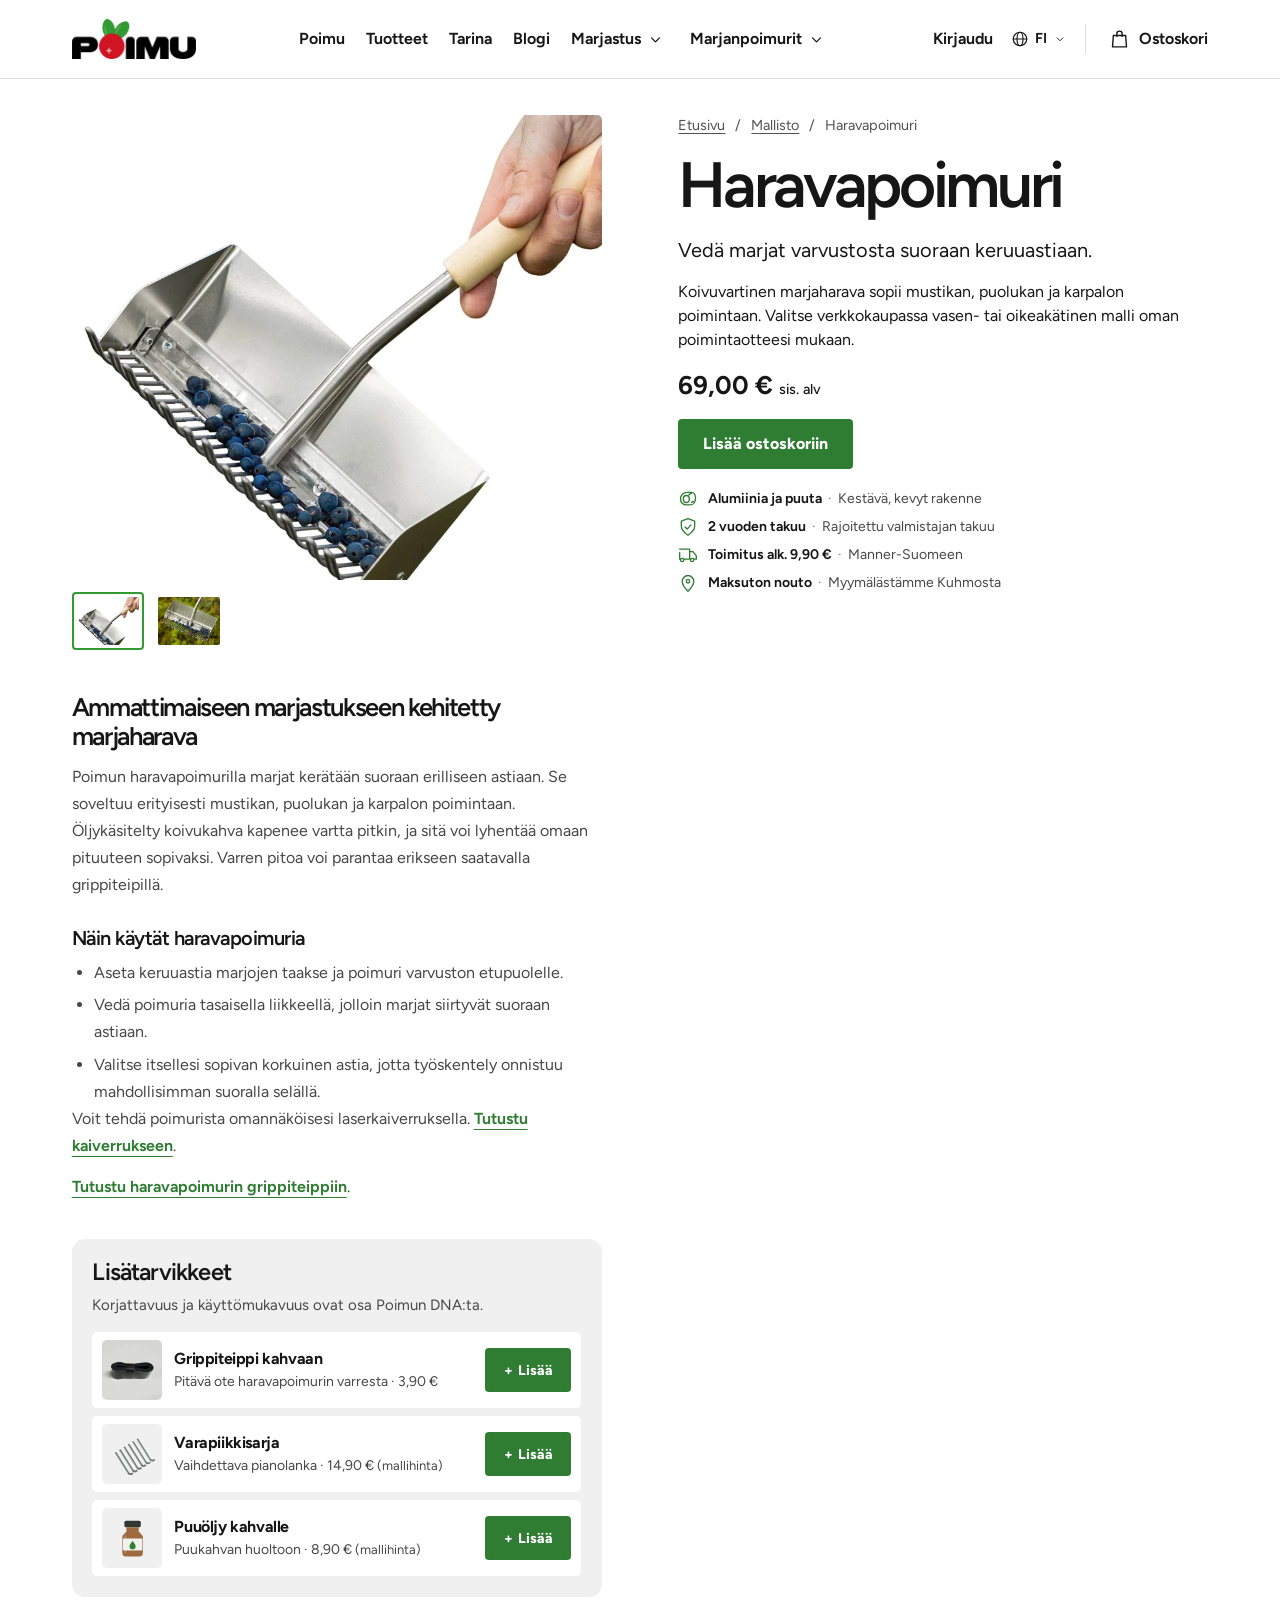
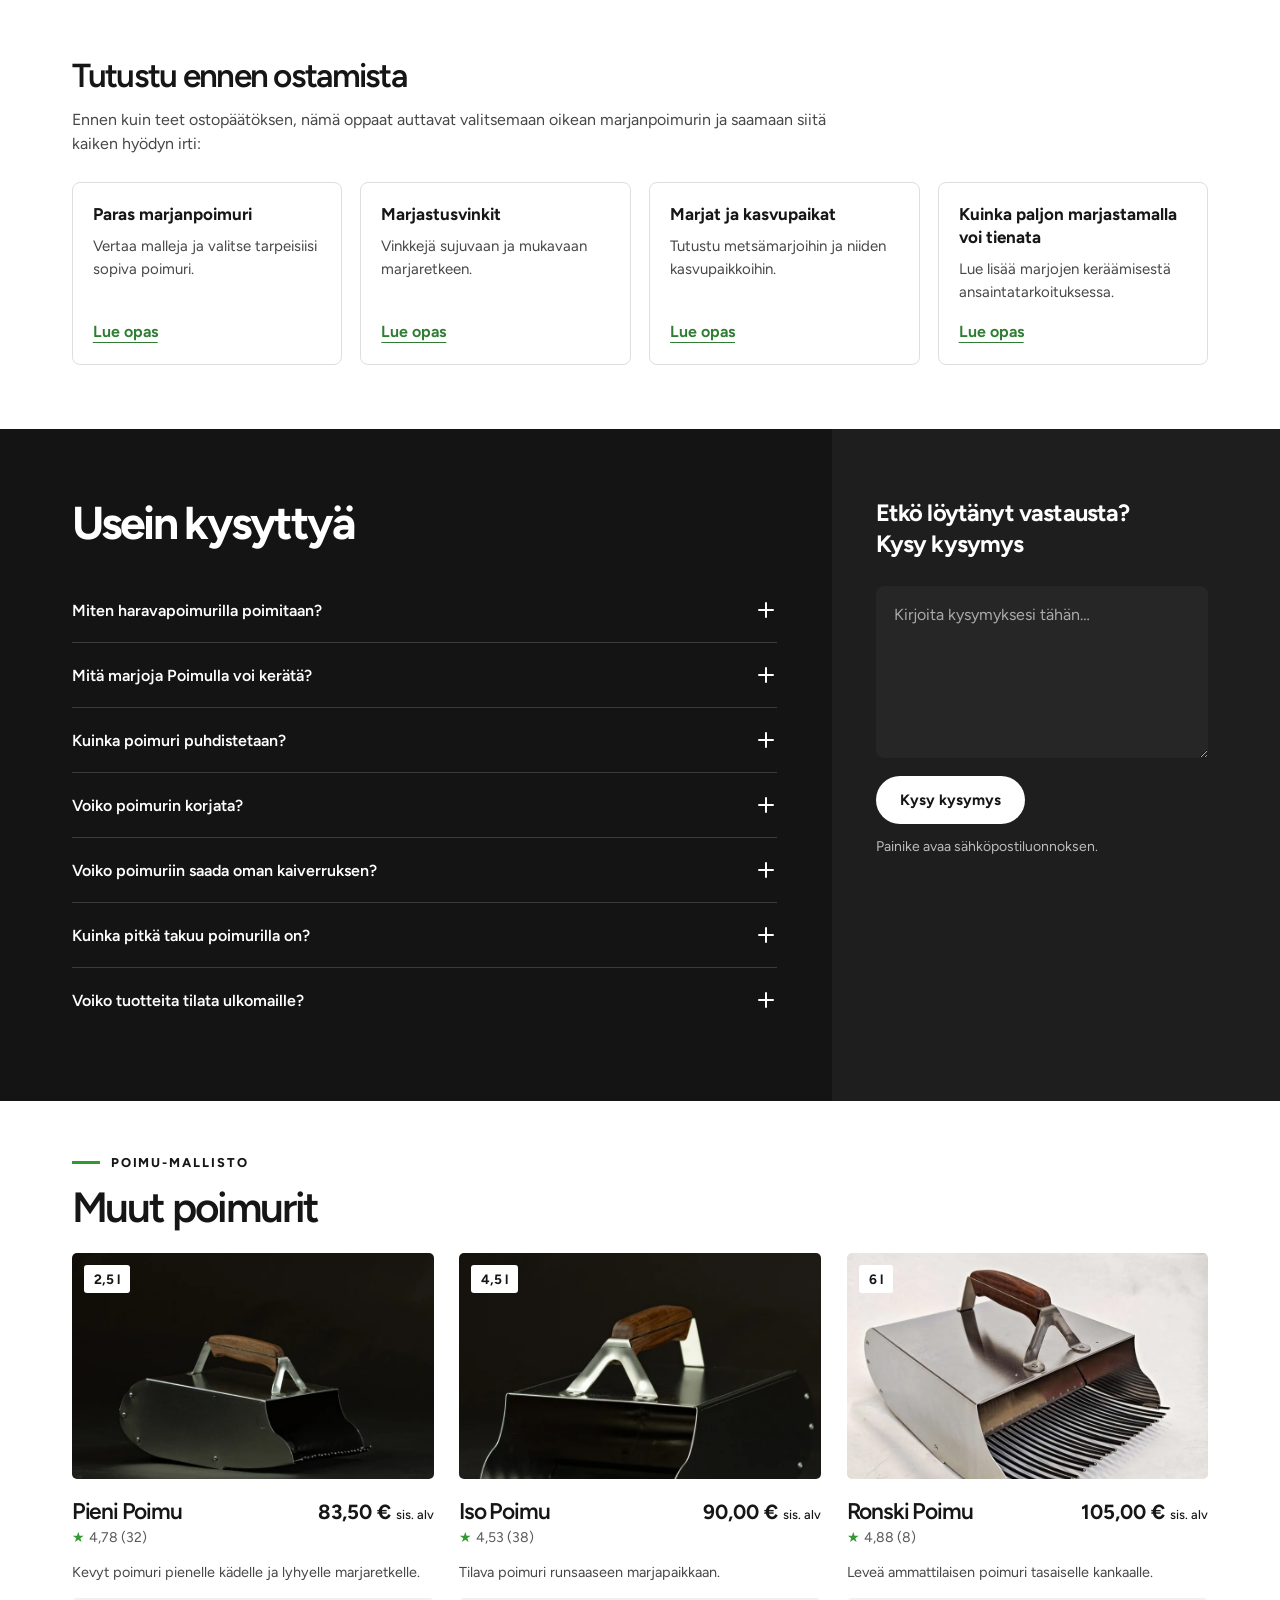
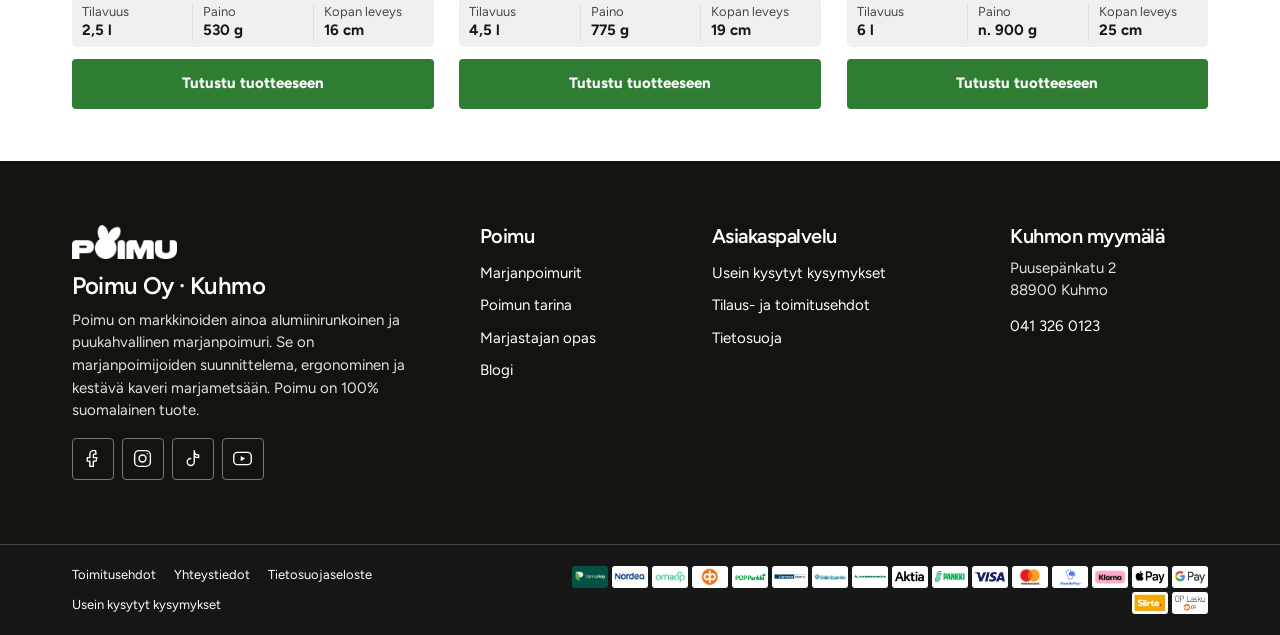
<file: harava.html>
<!doctype html><html lang="fi"><head><meta charset="utf-8"><meta name="viewport" content="width=device-width,initial-scale=1"><meta name="description" content="Vedä marjat varvustosta suoraan keruuastiaan."><title>Haravapoimuri | Poimu</title><link rel="stylesheet" href="style.css"><script defer src="main.js"></script><meta name="robots" content="noindex"></head><body><a class="skip" href="#sisalto">Siirry sisältöön</a>
 <header>
  <div class="shell top">
   <a class="logo" href="index.html" aria-label="Poimu – etusivu"><img src="assets/logo.webp" alt="Poimu" width="140" height="48"></a>
   <nav class="desktop" aria-label="Päävalikko"><a href="index.html">Poimu</a>
 <a href="index.html#mallisto">Tuotteet</a>
 <a href="tarina.html">Tarina</a>
 <a href="https://poimu.eu/blogi/">Blogi</a>
 <div class="nav-group">
  <a href="https://poimu.eu/marjastus/">Marjastus</a>
  <details class="nav-dropdown">
   <summary aria-label="Marjastus – alavalikko"><svg class="icon" aria-hidden="true" width="24" height="24" viewBox="0 0 24 24" fill="none" stroke="currentColor" stroke-width="1.6" stroke-linecap="round" stroke-linejoin="round"><path d="m7 10 5 5 5-5"/></svg></summary>
   <div><a href="https://poimu.eu/marjastus/marjastusvinkit/">Marjastusvinkit</a><a href="https://poimu.eu/marjastus/marjat/">Suomalaiset metsämarjat</a><a href="https://poimu.eu/marjastus/marjojen-sailytys/">Marjojen säilytys</a><a href="opas.html">Marjastus-opas</a></div>
  </details>
 </div>
 <div class="nav-group">
  <a href="https://poimu.eu/poimu-marjanpoimurit/">Marjanpoimurit</a>
  <details class="nav-dropdown">
   <summary aria-label="Marjanpoimurit – alavalikko"><svg class="icon" aria-hidden="true" width="24" height="24" viewBox="0 0 24 24" fill="none" stroke="currentColor" stroke-width="1.6" stroke-linecap="round" stroke-linejoin="round"><path d="m7 10 5 5 5-5"/></svg></summary>
   <div><a href="https://poimu.eu/poimu-marjanpoimurit/osta-marjanpoimuri/">Marjanpoimurin ostaminen</a><a href="https://poimu.eu/poimu-marjanpoimurit/paras-marjanpoimuri-nain-valitset-oikeasti-tehokkaan-ja-toimivan-vaihtoehdon/">Paras marjanpoimuri</a></div>
  </details>
 </div></nav>
   <div class="tools">
    <a class="login" href="https://poimu.eu/oma-tili/">Kirjaudu</a>
    <details class="language">
     <summary aria-label="Valitse kieli"><svg class="icon" aria-hidden="true" width="24" height="24" viewBox="0 0 24 24" fill="none" stroke="currentColor" stroke-width="1.6" stroke-linecap="round" stroke-linejoin="round"><circle cx="12" cy="12" r="9"/><ellipse cx="12" cy="12" rx="4" ry="9"/><path d="M3 12h18"/></svg> FI <svg class="icon" aria-hidden="true" width="24" height="24" viewBox="0 0 24 24" fill="none" stroke="currentColor" stroke-width="1.6" stroke-linecap="round" stroke-linejoin="round"><path d="m7 10 5 5 5-5"/></svg></summary>
     <div><a lang="fi" href="index.html">Suomi</a><a lang="en" href="https://poimu.eu/en/">English</a><a lang="sv" href="https://poimu.eu/sv/">Svenska</a></div>
    </details>
    <a class="bag" href="https://poimu.eu/ostoskori/" aria-label="Ostoskori"><svg class="icon" aria-hidden="true" width="24" height="24" viewBox="0 0 24 24" fill="none" stroke="currentColor" stroke-width="1.6" stroke-linecap="round" stroke-linejoin="round"><path d="M5 8h14l1 13H4L5 8Z"/><path d="M9 9V6a3 3 0 0 1 6 0v3"/></svg><span>Ostoskori</span></a>
    <button id="menubtn" aria-label="Avaa valikko" aria-expanded="false" aria-controls="mobilenav"><svg class="icon" aria-hidden="true" width="24" height="24" viewBox="0 0 24 24" fill="none" stroke="currentColor" stroke-width="1.6" stroke-linecap="round" stroke-linejoin="round"><path d="M3 6h18M3 12h18M3 18h18"/></svg></button>
   </div>
  </div>
  <nav id="mobilenav" aria-label="Mobiilivalikko" hidden><a href="index.html">Poimu</a>
 <a href="index.html#mallisto">Tuotteet</a>
 <a href="tarina.html">Tarina</a>
 <a href="https://poimu.eu/blogi/">Blogi</a>
 <div class="nav-group">
  <a href="https://poimu.eu/marjastus/">Marjastus</a>
  <details class="nav-dropdown">
   <summary aria-label="Marjastus – alavalikko"><svg class="icon" aria-hidden="true" width="24" height="24" viewBox="0 0 24 24" fill="none" stroke="currentColor" stroke-width="1.6" stroke-linecap="round" stroke-linejoin="round"><path d="m7 10 5 5 5-5"/></svg></summary>
   <div><a href="https://poimu.eu/marjastus/marjastusvinkit/">Marjastusvinkit</a><a href="https://poimu.eu/marjastus/marjat/">Suomalaiset metsämarjat</a><a href="https://poimu.eu/marjastus/marjojen-sailytys/">Marjojen säilytys</a><a href="opas.html">Marjastus-opas</a></div>
  </details>
 </div>
 <div class="nav-group">
  <a href="https://poimu.eu/poimu-marjanpoimurit/">Marjanpoimurit</a>
  <details class="nav-dropdown">
   <summary aria-label="Marjanpoimurit – alavalikko"><svg class="icon" aria-hidden="true" width="24" height="24" viewBox="0 0 24 24" fill="none" stroke="currentColor" stroke-width="1.6" stroke-linecap="round" stroke-linejoin="round"><path d="m7 10 5 5 5-5"/></svg></summary>
   <div><a href="https://poimu.eu/poimu-marjanpoimurit/osta-marjanpoimuri/">Marjanpoimurin ostaminen</a><a href="https://poimu.eu/poimu-marjanpoimurit/paras-marjanpoimuri-nain-valitset-oikeasti-tehokkaan-ja-toimivan-vaihtoehdon/">Paras marjanpoimuri</a></div>
  </details>
 </div><a class="login" href="https://poimu.eu/oma-tili/">Kirjaudu</a></nav>
 </header><main id="sisalto"><section class="shell detailgrid">
  <div class="detail-media"><div class="gallery"><img src="assets/harava.webp" alt="Haravapoimuri" class="bigproduct" loading="lazy"><div class="thumbs" role="group" aria-label="Tuotekuvat"><button type="button" data-image="harava" data-alt="Haravapoimuri – tuotekuva" aria-pressed="true" aria-label="Haravapoimuri – tuotekuva"><img src="assets/harava.webp" alt="" class="" loading="lazy"></button><button type="button" data-image="harava-metsassa" data-alt="Haravapoimuri metsässä" aria-pressed="false" aria-label="Haravapoimuri metsässä"><img src="assets/harava-metsassa.webp" alt="" class="" loading="lazy"></button></div></div></div>
  <div class="detail-summary">
   <nav class="crumb" aria-label="Murupolku"><a href="index.html">Etusivu</a> <span>/</span> <a href="index.html#mallisto">Mallisto</a> <span>/</span> <span aria-current="page">Haravapoimuri</span></nav>
   <h1>Haravapoimuri</h1>
   <p class="lead">Vedä marjat varvustosta suoraan keruuastiaan.</p>
   <p>Koivuvartinen marjaharava sopii mustikan, puolukan ja karpalon poimintaan. Valitse verkkokaupassa vasen- tai oikeakätinen malli oman poimintaotteesi mukaan.</p>
   <div class="detailprice">69,00 € <small>sis. alv</small></div>
   <a class="btn" href="https://poimu.eu/haravapoimuri-poimu/" aria-label="Lisää ostoskoriin – siirry Poimun verkkokauppaan">Lisää ostoskoriin</a>
   <ul class="detail-trust" aria-label="Poimun edut"><li><svg class="icon" aria-hidden="true" width="24" height="24" viewBox="0 0 24 24" fill="none" stroke="currentColor" stroke-width="1.6" stroke-linecap="round" stroke-linejoin="round"><path d="M3 12c0-5 4-8 8-8h5c3 0 5 3 5 7s-2 8-6 8h-5c-4 0-7-3-7-7Z"/><ellipse cx="10" cy="12" rx="3.6" ry="4.2"/><path d="M16 5l-3 2m6 8-3 1"/></svg><p><strong>Alumiinia ja puuta</strong><span class="detail-trust-separator" aria-hidden="true">·</span><span>Kestävä, kevyt rakenne</span></p></li><li><svg class="icon" aria-hidden="true" width="24" height="24" viewBox="0 0 24 24" fill="none" stroke="currentColor" stroke-width="1.6" stroke-linecap="round" stroke-linejoin="round"><path d="m12 2 8 3v6c0 5-4 8-8 11-4-3-8-6-8-11V5z"/><path d="m8.5 12 2.5 2.5 4.5-5"/></svg><p><strong>2 vuoden takuu</strong><span class="detail-trust-separator" aria-hidden="true">·</span><span>Rajoitettu valmistajan takuu</span></p></li><li><svg class="icon" aria-hidden="true" width="24" height="24" viewBox="0 0 24 24" fill="none" stroke="currentColor" stroke-width="1.6" stroke-linecap="round" stroke-linejoin="round"><path d="M2 5h12v12H7m7-9h4l4 5v4h-3m-5 0h1M2 9v8h1"/><circle cx="5" cy="18" r="2"/><circle cx="17" cy="18" r="2"/></svg><p><strong>Toimitus alk. 9,90 €</strong><span class="detail-trust-separator" aria-hidden="true">·</span><span>Manner-Suomeen</span></p></li><li><svg class="icon" aria-hidden="true" width="24" height="24" viewBox="0 0 24 24" fill="none" stroke="currentColor" stroke-width="1.6" stroke-linecap="round" stroke-linejoin="round"><path d="M19 10c0 5-7 12-7 12s-7-7-7-12a7 7 0 1 1 14 0Z"/><circle cx="12" cy="10" r="2"/></svg><p><strong>Maksuton nouto</strong><span class="detail-trust-separator" aria-hidden="true">·</span><span>Myymälästämme Kuhmosta</span></p></li></ul>
  </div>
  <div class="detail-content"><section class="detail-description" aria-labelledby="description-heading">
  <div class="detail-description-copy"><h2 id="description-heading">Ammattimaiseen marjastukseen kehitetty marjaharava</h2><p>Poimun haravapoimurilla marjat kerätään suoraan erilliseen astiaan. Se soveltuu erityisesti mustikan, puolukan ja karpalon poimintaan. Öljykäsitelty koivukahva kapenee vartta pitkin, ja sitä voi lyhentää omaan pituuteen sopivaksi. Varren pitoa voi parantaa erikseen saatavalla grippiteipillä.</p>
  <h3>Näin käytät haravapoimuria</h3><ul><li>Aseta keruuastia marjojen taakse ja poimuri varvuston etupuolelle.</li><li>Vedä poimuria tasaisella liikkeellä, jolloin marjat siirtyvät suoraan astiaan.</li><li>Valitse itsellesi sopivan korkuinen astia, jotta työskentely onnistuu mahdollisimman suoralla selällä.</li></ul><p>Voit tehdä poimurista omannäköisesi laserkaiverruksella. <a class="textlink" href="kaiverrus.html">Tutustu kaiverrukseen</a>.</p><p><a class="textlink" href="grippiteippi.html">Tutustu haravapoimurin grippiteippiin</a>.</p></div>
 </section><section class="upsell-panel" aria-labelledby="upsell-heading">
  <h2 id="upsell-heading">Lisätarvikkeet</h2><p class="upsell-intro">Korjattavuus ja käyttömukavuus ovat osa Poimun DNA:ta.</p>
  <div class="upsell-grid"><article class="upsell-card">
  <div class="upsell-thumb"><img src="assets/grippiteippi.webp" alt="" class="" loading="lazy"></div>
  <div class="upsell-card-copy"><h3><a href="grippiteippi.html">Grippiteippi kahvaan</a></h3><p>Pitävä ote haravapoimurin varresta <span aria-hidden="true">·</span> <span class="upsell-price">3,90 €</span></p></div>
  <button class="btn upsell-add" type="button" aria-pressed="false" aria-label="Valitse Grippiteippi kahvaan" data-accessory="grip" data-name="Grippiteippi kahvaan" data-price="390"><span aria-hidden="true">+</span> Lisää</button>
 </article><article class="upsell-card">
  <div class="upsell-thumb upsell-thumb-example" role="img" aria-label="Havainnekuva"><svg viewBox="0 0 96 96" aria-hidden="true" focusable="false" fill="none">
   <g transform="rotate(-32 48 48)" stroke-linecap="round">
    <g stroke="#69706d" stroke-width="3.4"><path d="M22 28v46q0 5 6 5"/><path d="M32 28v46q0 5 6 5"/><path d="M42 28v46q0 5 6 5"/><path d="M52 28v46q0 5 6 5"/><path d="M62 28v46q0 5 6 5"/><path d="M72 28v46q0 5 6 5"/></g>
    <g stroke="#d5d8d6" stroke-width="1"><path d="M21 29v44"/><path d="M31 29v44"/><path d="M41 29v44"/><path d="M51 29v44"/><path d="M61 29v44"/><path d="M71 29v44"/></g>
   </g></svg></div>
  <div class="upsell-card-copy"><h3>Varapiikkisarja</h3><p>Vaihdettava pianolanka <span aria-hidden="true">·</span> <span class="upsell-price">14,90 €</span> <span class="upsell-example">(mallihinta)</span></p></div>
  <button class="btn upsell-add" type="button" aria-pressed="false" aria-label="Valitse Varapiikkisarja" data-accessory="spikes" data-name="Varapiikkisarja" data-price="1490"><span aria-hidden="true">+</span> Lisää</button>
 </article><article class="upsell-card">
  <div class="upsell-thumb upsell-thumb-example" role="img" aria-label="Havainnekuva"><svg viewBox="0 0 96 96" aria-hidden="true" focusable="false">
    <rect x="32" y="13" width="32" height="13" rx="3" fill="#343834"/><path d="M36 26h24v8l8 9v33a7 7 0 0 1-7 7H35a7 7 0 0 1-7-7V43l8-9Z" fill="#9d6b3f"/>
    <path d="M34 43v32" stroke="#b99167" stroke-width="3" stroke-linecap="round"/><rect x="29" y="48" width="38" height="23" rx="2" fill="#f0f0ec"/>
    <path d="M48 52c-2 4-6 7-6 11a6 6 0 0 0 12 0c0-4-4-7-6-11Z" fill="#2e7d32"/>
   </svg></div>
  <div class="upsell-card-copy"><h3>Puuöljy kahvalle</h3><p>Puukahvan huoltoon <span aria-hidden="true">·</span> <span class="upsell-price">8,90 €</span> <span class="upsell-example">(mallihinta)</span></p></div>
  <button class="btn upsell-add" type="button" aria-pressed="false" aria-label="Valitse Puuöljy kahvalle" data-accessory="oil" data-name="Puuöljy kahvalle" data-price="890"><span aria-hidden="true">+</span> Lisää</button>
 </article></div>
  <p class="upsell-selection" role="status" aria-live="polite"></p>
 </section></div>
 </section><div class="shell detail-guides"><section class="purchase-guides" aria-labelledby="purchase-guides-heading">
  <h2 id="purchase-guides-heading">Tutustu ennen ostamista</h2>
  <p>Ennen kuin teet ostopäätöksen, nämä oppaat auttavat valitsemaan oikean marjanpoimurin ja saamaan siitä kaiken hyödyn irti:</p>
  <ul class="purchase-guide-grid"><li><a href="https://poimu.eu/poimu-marjanpoimurit/paras-marjanpoimuri-nain-valitset-oikeasti-tehokkaan-ja-toimivan-vaihtoehdon/"><strong>Paras marjanpoimuri</strong><span>Vertaa malleja ja valitse tarpeisiisi sopiva poimuri.</span><span class="textlink">Lue opas</span></a></li><li><a href="https://poimu.eu/marjastus/marjastusvinkit/"><strong>Marjastusvinkit</strong><span>Vinkkejä sujuvaan ja mukavaan marjaretkeen.</span><span class="textlink">Lue opas</span></a></li><li><a href="https://poimu.eu/marjastus/marjat/"><strong>Marjat ja kasvupaikat</strong><span>Tutustu metsämarjoihin ja niiden kasvupaikkoihin.</span><span class="textlink">Lue opas</span></a></li><li><a href="https://poimu.eu/marjastus/marjastusvinkit/marjastusvinki-kuinka-paljon-marjastamalla-voi-tienata/"><strong>Kuinka paljon marjastamalla voi tienata</strong><span>Lue lisää marjojen keräämisestä ansaintatarkoituksessa.</span><span class="textlink">Lue opas</span></a></li></ul>
 </section></div><section class="product-faq" aria-labelledby="faq-heading">
  <div class="faq-questions">
   <h2 id="faq-heading">Usein kysyttyä</h2>
   <div class="faq-list"><details class="faq-item"><summary><span>Miten haravapoimurilla poimitaan?</span><span class="faq-toggle" aria-hidden="true"></span></summary><div class="faq-answer"><p>Haravalla vedetään marjat varvustosta erilliseen keruuastiaan. Varren pituus voidaan sovittaa poimijalle, ja sopivan korkuinen astia helpottaa työskentelyä.</p></div></details><details class="faq-item"><summary><span>Mitä marjoja Poimulla voi kerätä?</span><span class="faq-toggle" aria-hidden="true"></span></summary><div class="faq-answer"><p>Poimu soveltuu suomalaisille metsämarjoille, kuten mustikalle ja puolukalle. Sopiva malli riippuu maastosta, marjalajista ja omasta poimintatavasta.</p></div></details><details class="faq-item"><summary><span>Kuinka poimuri puhdistetaan?</span><span class="faq-toggle" aria-hidden="true"></span></summary><div class="faq-answer"><p>Pese poimuri käsin vedellä ja tavallisella astianpesuaineella. Puukahvan takia sitä ei pidä laittaa astianpesukoneeseen.</p></div></details><details class="faq-item"><summary><span>Voiko poimurin korjata?</span><span class="faq-toggle" aria-hidden="true"></span></summary><div class="faq-answer"><p>Piikit ja kahvan osat voidaan vaihtaa. Jos poimuri vaurioituu, Poimun asiakaspalvelusta voi kysyä korjausohjeita ja varaosia.</p></div></details><details class="faq-item"><summary><span>Voiko poimuriin saada oman kaiverruksen?</span><span class="faq-toggle" aria-hidden="true"></span></summary><div class="faq-answer"><p>Kyllä. Lisää kaiverrus tilaukseen ja ilmoita haluamasi teksti tai logo verkkokaupan tilausohjeiden mukaisesti. <a class="textlink" href="kaiverrus.html">Tutustu kaiverrukseen</a>.</p></div></details><details class="faq-item"><summary><span>Kuinka pitkä takuu poimurilla on?</span><span class="faq-toggle" aria-hidden="true"></span></summary><div class="faq-answer"><p>Valmistajan takuu on kaksi vuotta haravapoimurille. <a class="textlink" href="https://poimu.eu/tilaus-ja-toimitusehdot/">Tutustu takuuehtoihin</a>.</p></div></details><details class="faq-item"><summary><span>Voiko tuotteita tilata ulkomaille?</span><span class="faq-toggle" aria-hidden="true"></span></summary><div class="faq-answer"><p>Kyllä. Poimun asiakaspalvelusta voi tiedustella toimitustapaa ja toimituskuluja ulkomaille.</p></div></details></div>
  </div>
  <div class="faq-contact">
   <h3 id="faq-contact-heading">Etkö löytänyt vastausta?<br>Kysy kysymys</h3>
   <form class="faq-form" action="mailto:info@poimu.eu" method="post" enctype="text/plain" aria-labelledby="faq-contact-heading" data-product="Haravapoimuri">
    <label class="sr" for="faq-question">Kysymyksesi</label>
    <textarea id="faq-question" name="question" rows="5" maxlength="1500" placeholder="Kirjoita kysymyksesi tähän…" required></textarea>
    <button class="faq-submit" type="submit">Kysy kysymys</button>
    <p class="faq-form-note">Painike avaa sähköpostiluonnoksen.</p>
    <p class="faq-form-status" role="status"></p>
    <noscript><p>Voit lähettää kysymyksesi osoitteeseen <a href="mailto:info@poimu.eu">info@poimu.eu</a>.</p></noscript>
   </form>
  </div>
 </section><section class="shell block"><p class="kicker"><i></i>Poimu-mallisto</p><h2>Muut poimurit</h2><div class="products related"><article class="product" data-group="koppa">
  <a class="productphoto" href="pieni.html" aria-label="Tutustu tuotteeseen Pieni Poimu"><img src="assets/pieni.webp" alt="Pieni Poimu" class="" loading="lazy"><span class="spec">2,5 l</span></a>
  <div class="producttitle">
   <div class="product-name">
    <h3><a href="pieni.html">Pieni Poimu</a></h3>
    <a class="product-rating" href="https://poimu.eu/marjanpoimuri-pieni-poimu/#reviews" aria-label="Pieni Poimu: 4,78 / 5, 32 arvostelua">
     <span aria-hidden="true">★</span> 4,78 (32)
    </a>
   </div>
   <div class="price">83,50 € <small>sis. alv</small></div>
  </div>
  <p class="product-description">Kevyt poimuri pienelle kädelle ja lyhyelle marjaretkelle.</p>
<dl class="card-specs"><div><dt>Tilavuus</dt><dd>2,5 l</dd></div><div><dt>Paino</dt><dd>530 g</dd></div><div><dt>Kopan leveys</dt><dd>16 cm</dd></div></dl>
  <a class="btn product-button" href="pieni.html">Tutustu tuotteeseen<span class="sr"> Pieni Poimu</span></a>
 </article><article class="product" data-group="koppa">
  <a class="productphoto" href="iso.html" aria-label="Tutustu tuotteeseen Iso Poimu"><img src="assets/iso.webp" alt="Iso Poimu" class="" loading="lazy"><span class="spec">4,5 l</span></a>
  <div class="producttitle">
   <div class="product-name">
    <h3><a href="iso.html">Iso Poimu</a></h3>
    <a class="product-rating" href="https://poimu.eu/marjanpoimuri-iso-poimu/#reviews" aria-label="Iso Poimu: 4,53 / 5, 38 arvostelua">
     <span aria-hidden="true">★</span> 4,53 (38)
    </a>
   </div>
   <div class="price">90,00 € <small>sis. alv</small></div>
  </div>
  <p class="product-description">Tilava poimuri runsaaseen marjapaikkaan.</p>
<dl class="card-specs"><div><dt>Tilavuus</dt><dd>4,5 l</dd></div><div><dt>Paino</dt><dd>775 g</dd></div><div><dt>Kopan leveys</dt><dd>19 cm</dd></div></dl>
  <a class="btn product-button" href="iso.html">Tutustu tuotteeseen<span class="sr"> Iso Poimu</span></a>
 </article><article class="product" data-group="koppa">
  <a class="productphoto" href="ronski.html" aria-label="Tutustu tuotteeseen Ronski Poimu"><img src="assets/ronski.webp" alt="Ronski Poimu" class="" loading="lazy"><span class="spec">6 l</span></a>
  <div class="producttitle">
   <div class="product-name">
    <h3><a href="ronski.html">Ronski Poimu</a></h3>
    <a class="product-rating" href="https://poimu.eu/marjanpoimuri-ronski-poimu/#reviews" aria-label="Ronski Poimu: 4,88 / 5, 8 arvostelua">
     <span aria-hidden="true">★</span> 4,88 (8)
    </a>
   </div>
   <div class="price">105,00 € <small>sis. alv</small></div>
  </div>
  <p class="product-description">Leveä ammattilaisen poimuri tasaiselle kankaalle.</p>
<dl class="card-specs"><div><dt>Tilavuus</dt><dd>6 l</dd></div><div><dt>Paino</dt><dd>n. 900 g</dd></div><div><dt>Kopan leveys</dt><dd>25 cm</dd></div></dl>
  <a class="btn product-button" href="ronski.html">Tutustu tuotteeseen<span class="sr"> Ronski Poimu</span></a>
 </article></div></section></main><footer><div class="shell foot">
  <div class="foot-brand">
   <a href="index.html" class="logo" aria-label="Poimu – etusivu"><img src="assets/logo.webp" alt="Poimu" width="120" height="42" loading="lazy"></a>
   <h3 class="foot-company">Poimu Oy · Kuhmo</h3>
   <p>Poimu on markkinoiden ainoa alumiinirunkoinen ja puukahvallinen marjanpoimuri. Se on marjanpoimijoiden suunnittelema, ergonominen ja kestävä kaveri marjametsään. Poimu on 100% suomalainen tuote.</p>
   <div class="social-links"><a href="https://www.facebook.com/people/Poimu-Marjapoimuri/" aria-label="Poimu – Facebook"><svg class="icon" aria-hidden="true" width="24" height="24" viewBox="0 0 24 24" fill="none" stroke="currentColor" stroke-width="1.6" stroke-linecap="round" stroke-linejoin="round"><path d="M15.5 3H13a4 4 0 0 0-4 4v4H6v4h3v6h4v-6h3l1-4h-4V8a1 1 0 0 1 1-1h2z"/></svg></a><a href="https://www.instagram.com/poimu_marjapoimuri/" aria-label="Poimu – Instagram"><svg class="icon" aria-hidden="true" width="24" height="24" viewBox="0 0 24 24" fill="none" stroke="currentColor" stroke-width="1.6" stroke-linecap="round" stroke-linejoin="round"><rect x="3" y="3" width="18" height="18" rx="5"/><circle cx="12" cy="12" r="4"/><circle cx="17.4" cy="6.6" r=".8" fill="currentColor" stroke="none"/></svg></a><a href="https://www.tiktok.com/@poimu_marjanpoimuri/" aria-label="Poimu – TikTok"><svg class="icon" aria-hidden="true" width="24" height="24" viewBox="0 0 24 24" fill="none" stroke="currentColor" stroke-width="1.6" stroke-linecap="round" stroke-linejoin="round"><path d="M14 3v13a4 4 0 1 1-4-4m4-9c0 3 2 5 5 5m0 0v3c-2 0-3.5-.5-5-1.5"/></svg></a><a href="https://www.youtube.com/@Poimu-marjanpoimuri" aria-label="Poimu – YouTube"><svg class="icon" aria-hidden="true" width="24" height="24" viewBox="0 0 24 24" fill="none" stroke="currentColor" stroke-width="1.6" stroke-linecap="round" stroke-linejoin="round"><rect x="2" y="5" width="20" height="14" rx="4"/><path d="m10 9 5 3-5 3z" fill="currentColor" stroke="none"/></svg></a></div>
  </div>
  <div><h3>Poimu</h3><a href="index.html#mallisto">Marjanpoimurit</a><a href="tarina.html">Poimun tarina</a><a href="opas.html">Marjastajan opas</a><a href="https://poimu.eu/blogi/">Blogi</a></div>
  <div><h3>Asiakaspalvelu</h3><a href="https://poimu.eu/usein-kysytyt-kysymykset/">Usein kysytyt kysymykset</a><a href="https://poimu.eu/tilaus-ja-toimitusehdot/">Tilaus- ja toimitusehdot</a><a href="https://poimu.eu/rekisteri-ja-tietosuojaseloste/">Tietosuoja</a></div>
  <div id="yhteystiedot"><h3>Kuhmon myymälä</h3><p>Puusepänkatu 2<br>88900 Kuhmo</p><a href="tel:+358413260123">041 326 0123</a></div>
 </div>
 <div class="footer-bottom">
  <div class="shell footer-bottom-inner">
   <nav class="footer-legal" aria-label="Yrityksen tiedot ja ehdot">
    <a href="https://poimu.eu/tilaus-ja-toimitusehdot/">Toimitusehdot</a>
    <a href="#yhteystiedot">Yhteystiedot</a>
    <a href="https://poimu.eu/rekisteri-ja-tietosuojaseloste/">Tietosuojaseloste</a>
    <a href="https://poimu.eu/usein-kysytyt-kysymykset/">Usein kysytyt kysymykset</a>
   </nav>
   <ul class="payment-icons" aria-label="Maksutavat"><li class="payment-icon payment-icon-visma"><span class="payment-mark" role="img" aria-label="Visma Pay" style="--mark-width:32.000px;--mark-height:11.520px;--sheet-width:338.176px;--sheet-height:16.640px;--mark-x:-3.840px;--mark-y:-2.560px"></span></li><li class="payment-icon"><span class="payment-mark" role="img" aria-label="Nordea" style="--mark-width:32.000px;--mark-height:8.270px;--sheet-width:474.966px;--sheet-height:23.371px;--mark-x:-66.517px;--mark-y:-3.236px"></span></li><li class="payment-icon"><span class="payment-mark" role="img" aria-label="OmaSp" style="--mark-width:32.000px;--mark-height:12.108px;--sheet-width:571.243px;--sheet-height:28.108px;--mark-x:-80.865px;--mark-y:-14.270px"></span></li><li class="payment-icon"><span class="payment-mark" role="img" aria-label="OP" style="--mark-width:18.000px;--mark-height:18.000px;--sheet-width:540.409px;--sheet-height:26.591px;--mark-x:-117.000px;--mark-y:-4.909px"></span></li><li class="payment-icon"><span class="payment-mark" role="img" aria-label="POP Pankki" style="--mark-width:32.000px;--mark-height:8.157px;--sheet-width:414.431px;--sheet-height:20.392px;--mark-x:-108.235px;--mark-y:-1.882px"></span></li><li class="payment-icon"><span class="payment-mark" role="img" aria-label="Danske Bank" style="--mark-width:32.000px;--mark-height:5.647px;--sheet-width:414.431px;--sheet-height:20.392px;--mark-x:-107.922px;--mark-y:-11.922px"></span></li><li class="payment-icon"><span class="payment-mark" role="img" aria-label="Säästöpankki" style="--mark-width:32.000px;--mark-height:5.774px;--sheet-width:317.835px;--sheet-height:15.639px;--mark-x:-111.398px;--mark-y:-2.165px"></span></li><li class="payment-icon"><span class="payment-mark" role="img" aria-label="Ålandsbanken" style="--mark-width:32.000px;--mark-height:3.278px;--sheet-width:206.205px;--sheet-height:10.146px;--mark-x:-72.585px;--mark-y:-5.932px"></span></li><li class="payment-icon"><span class="payment-mark" role="img" aria-label="Aktia" style="--mark-width:32.000px;--mark-height:13.143px;--sheet-width:754.857px;--sheet-height:37.143px;--mark-x:-351.429px;--mark-y:-5.714px"></span></li><li class="payment-icon"><span class="payment-mark" role="img" aria-label="S-Pankki" style="--mark-width:32.000px;--mark-height:12.337px;--sheet-width:509.301px;--sheet-height:25.060px;--mark-x:-263.711px;--mark-y:-6.554px"></span></li><li class="payment-icon"><span class="payment-mark" role="img" aria-label="Visa" style="--mark-width:32.000px;--mark-height:13.639px;--sheet-width:692.984px;--sheet-height:34.098px;--mark-x:-408.131px;--mark-y:-9.967px"></span></li><li class="payment-icon"><span class="payment-mark" role="img" aria-label="Mastercard" style="--mark-width:22.263px;--mark-height:18.000px;--sheet-width:625.737px;--sheet-height:30.789px;--mark-x:-403.105px;--mark-y:-6.632px"></span></li><li class="payment-icon"><span class="payment-mark" role="img" aria-label="MobilePay" style="--mark-width:22.909px;--mark-height:18.000px;--sheet-width:540.409px;--sheet-height:26.591px;--mark-x:-371.864px;--mark-y:-4.091px"></span></li><li class="payment-icon"><span class="payment-mark" role="img" aria-label="Klarna" style="--mark-width:32.000px;--mark-height:14.027px;--sheet-width:579.068px;--sheet-height:28.493px;--mark-x:-427.397px;--mark-y:-7.452px"></span></li><li class="payment-icon"><span class="payment-mark" role="img" aria-label="Apple Pay" style="--mark-width:32.000px;--mark-height:14.545px;--sheet-width:768.582px;--sheet-height:37.818px;--mark-x:-616.145px;--mark-y:-11.636px"></span></li><li class="payment-icon"><span class="payment-mark" role="img" aria-label="Google Pay" style="--mark-width:32.000px;--mark-height:14.545px;--sheet-width:768.582px;--sheet-height:37.818px;--mark-x:-653.382px;--mark-y:-11.636px"></span></li><li class="payment-icon"><span class="payment-mark" role="img" aria-label="Siirto" style="--mark-width:32.000px;--mark-height:17.965px;--sheet-width:741.614px;--sheet-height:36.491px;--mark-x:-666.386px;--mark-y:-10.105px"></span></li><li class="payment-icon"><span class="payment-mark" role="img" aria-label="OP Lasku" style="--mark-width:32.000px;--mark-height:17.778px;--sheet-width:670.984px;--sheet-height:33.016px;--mark-x:-635.429px;--mark-y:-9.143px"></span></li></ul>
  </div>
 </div>
 </footer></body></html>
</file>
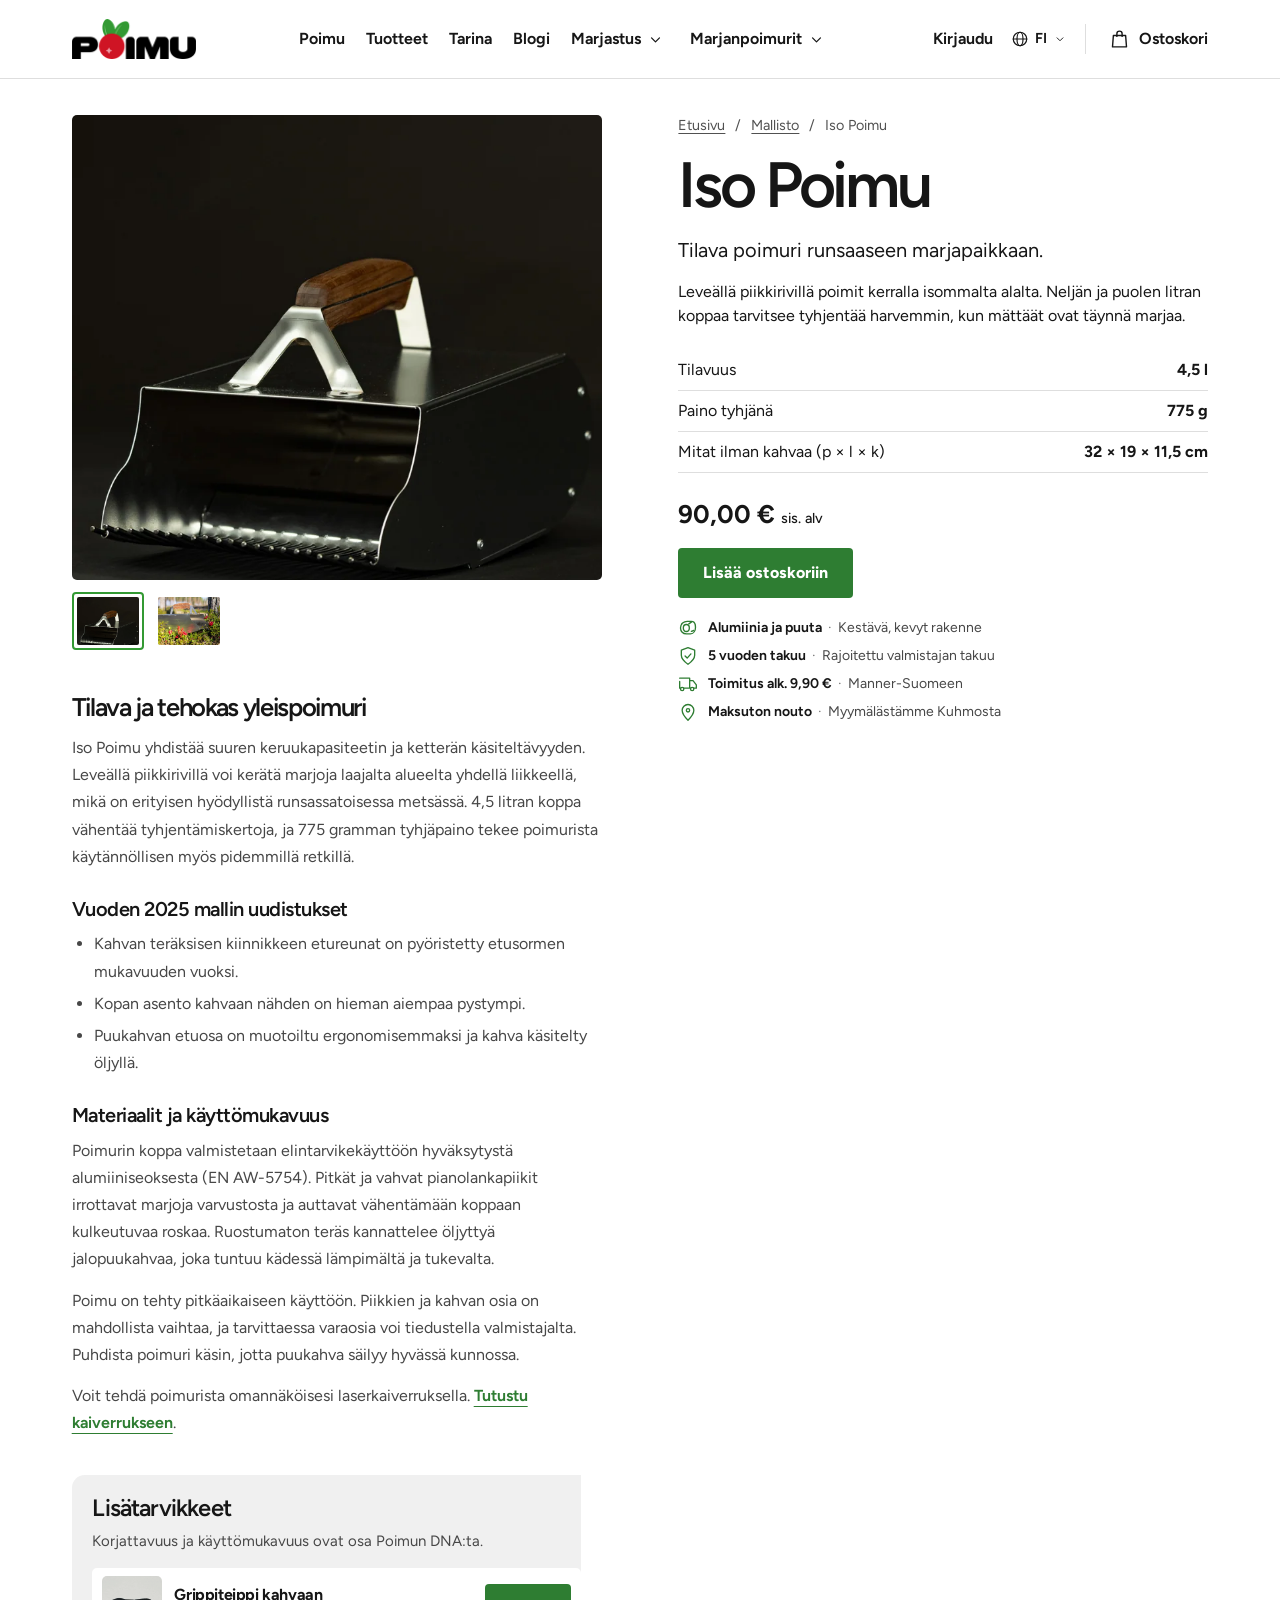
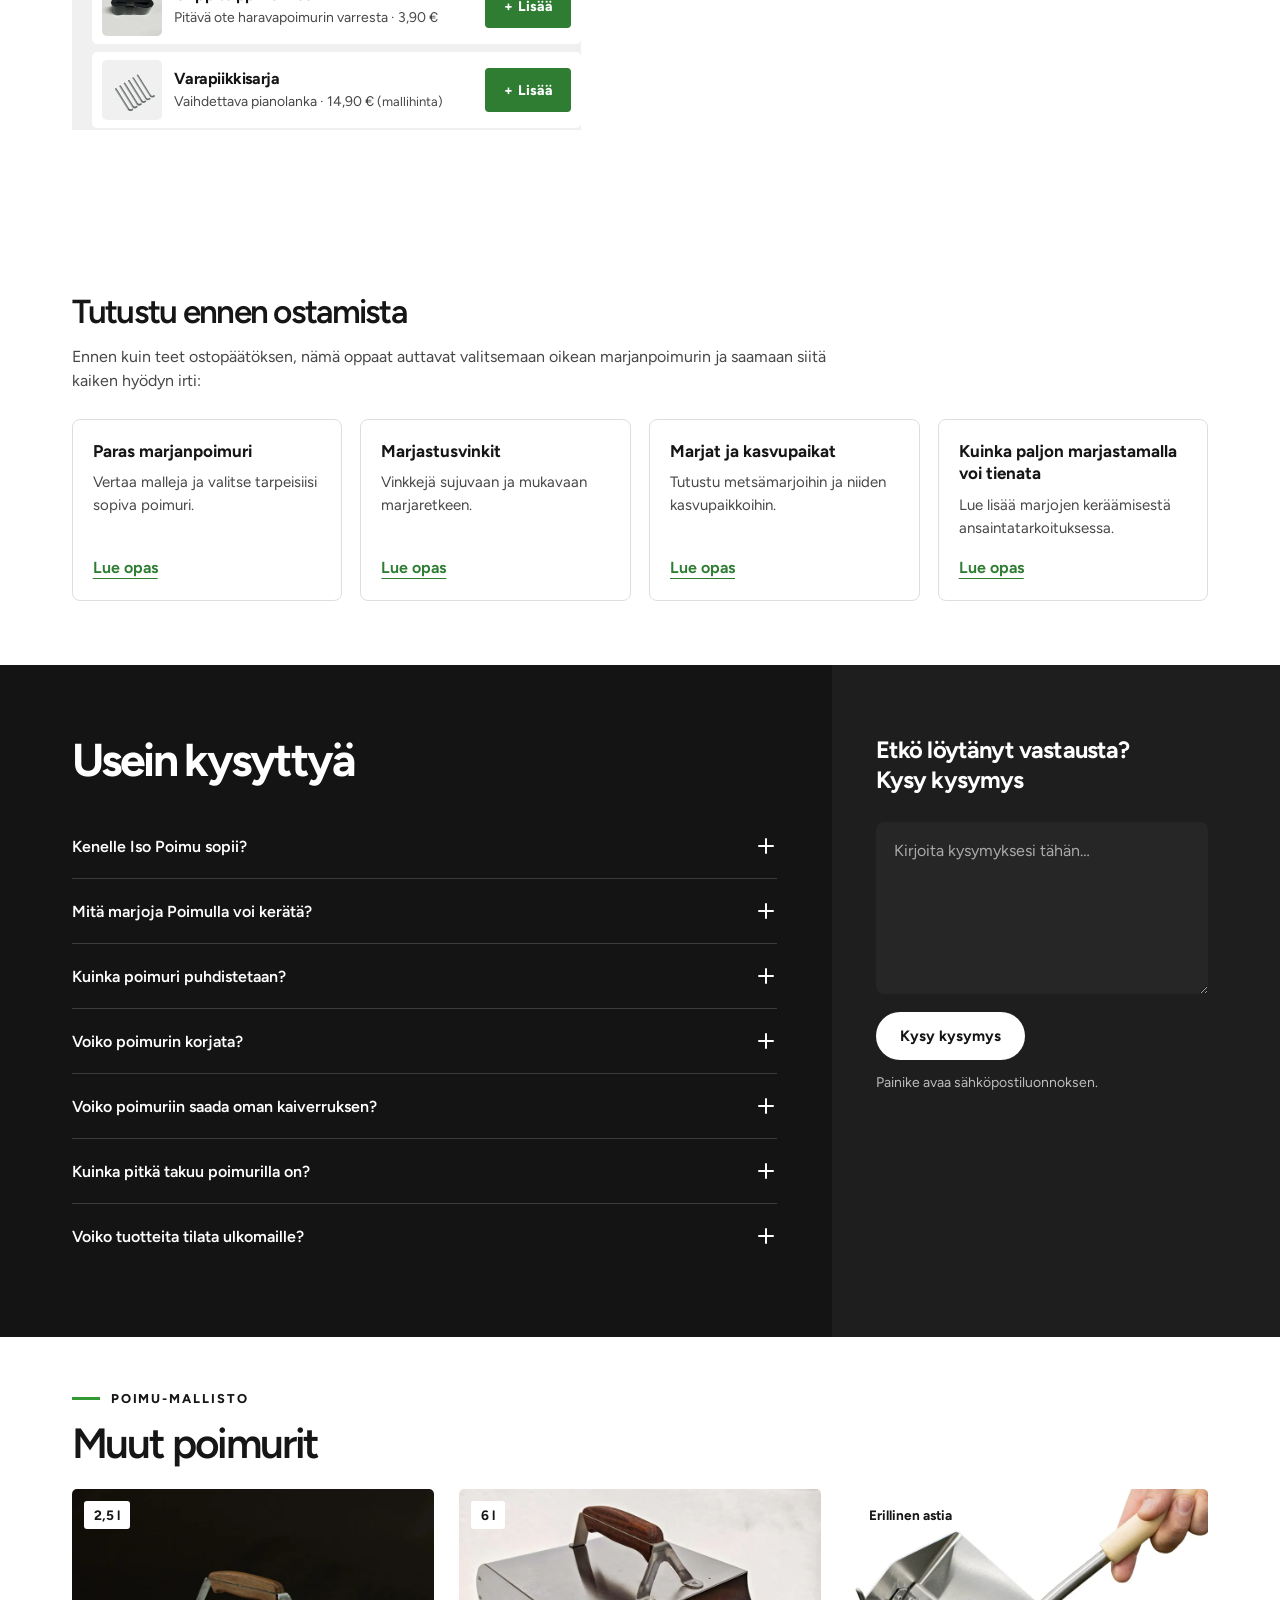
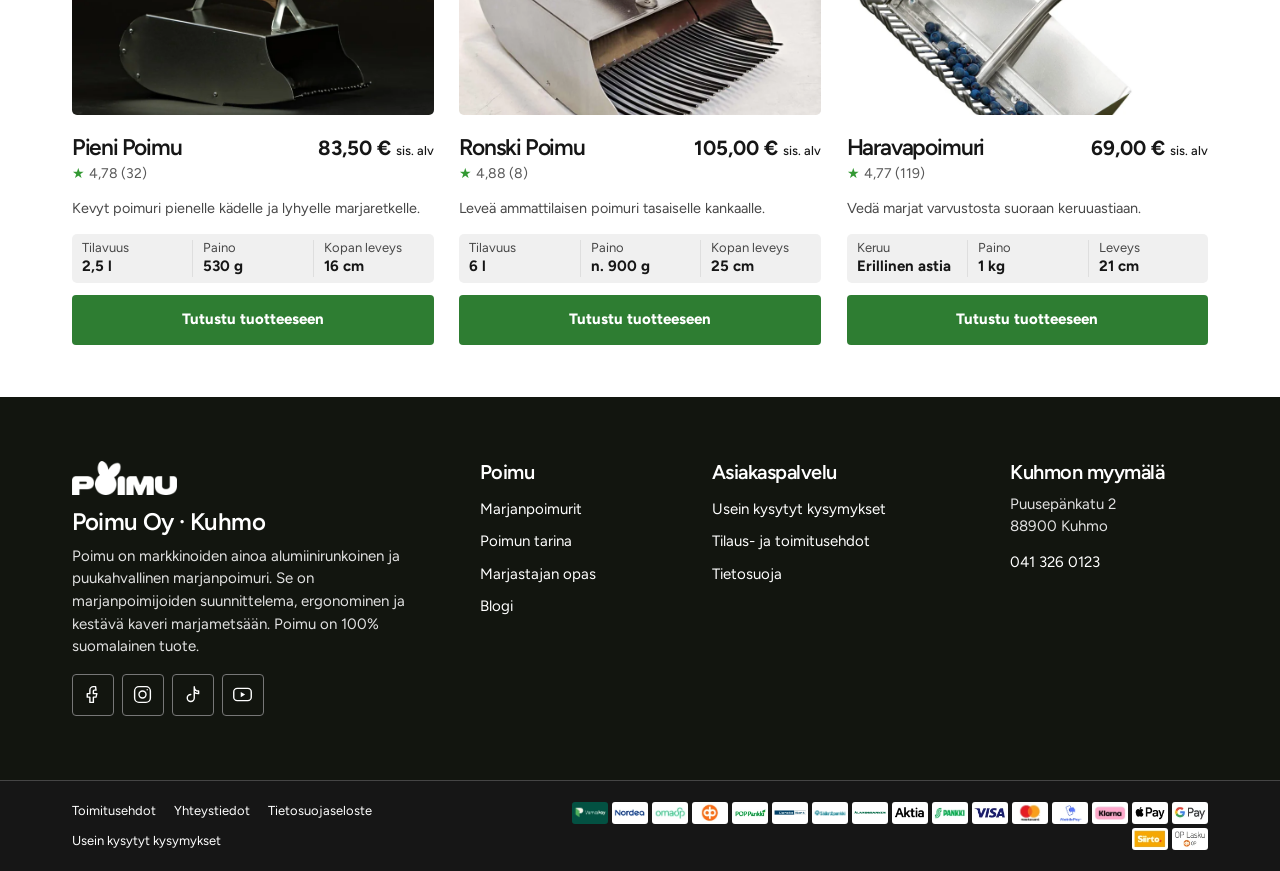
<file: iso.html>
<!doctype html><html lang="fi"><head><meta charset="utf-8"><meta name="viewport" content="width=device-width,initial-scale=1"><meta name="description" content="Tilava poimuri runsaaseen marjapaikkaan."><title>Iso Poimu | Poimu</title><link rel="stylesheet" href="style.css"><script defer src="main.js"></script><meta name="robots" content="noindex"></head><body><a class="skip" href="#sisalto">Siirry sisältöön</a>
 <header>
  <div class="shell top">
   <a class="logo" href="index.html" aria-label="Poimu – etusivu"><img src="assets/logo.webp" alt="Poimu" width="140" height="48"></a>
   <nav class="desktop" aria-label="Päävalikko"><a href="index.html">Poimu</a>
 <a href="index.html#mallisto">Tuotteet</a>
 <a href="tarina.html">Tarina</a>
 <a href="https://poimu.eu/blogi/">Blogi</a>
 <div class="nav-group">
  <a href="https://poimu.eu/marjastus/">Marjastus</a>
  <details class="nav-dropdown">
   <summary aria-label="Marjastus – alavalikko"><svg class="icon" aria-hidden="true" width="24" height="24" viewBox="0 0 24 24" fill="none" stroke="currentColor" stroke-width="1.6" stroke-linecap="round" stroke-linejoin="round"><path d="m7 10 5 5 5-5"/></svg></summary>
   <div><a href="https://poimu.eu/marjastus/marjastusvinkit/">Marjastusvinkit</a><a href="https://poimu.eu/marjastus/marjat/">Suomalaiset metsämarjat</a><a href="https://poimu.eu/marjastus/marjojen-sailytys/">Marjojen säilytys</a><a href="opas.html">Marjastus-opas</a></div>
  </details>
 </div>
 <div class="nav-group">
  <a href="https://poimu.eu/poimu-marjanpoimurit/">Marjanpoimurit</a>
  <details class="nav-dropdown">
   <summary aria-label="Marjanpoimurit – alavalikko"><svg class="icon" aria-hidden="true" width="24" height="24" viewBox="0 0 24 24" fill="none" stroke="currentColor" stroke-width="1.6" stroke-linecap="round" stroke-linejoin="round"><path d="m7 10 5 5 5-5"/></svg></summary>
   <div><a href="https://poimu.eu/poimu-marjanpoimurit/osta-marjanpoimuri/">Marjanpoimurin ostaminen</a><a href="https://poimu.eu/poimu-marjanpoimurit/paras-marjanpoimuri-nain-valitset-oikeasti-tehokkaan-ja-toimivan-vaihtoehdon/">Paras marjanpoimuri</a></div>
  </details>
 </div></nav>
   <div class="tools">
    <a class="login" href="https://poimu.eu/oma-tili/">Kirjaudu</a>
    <details class="language">
     <summary aria-label="Valitse kieli"><svg class="icon" aria-hidden="true" width="24" height="24" viewBox="0 0 24 24" fill="none" stroke="currentColor" stroke-width="1.6" stroke-linecap="round" stroke-linejoin="round"><circle cx="12" cy="12" r="9"/><ellipse cx="12" cy="12" rx="4" ry="9"/><path d="M3 12h18"/></svg> FI <svg class="icon" aria-hidden="true" width="24" height="24" viewBox="0 0 24 24" fill="none" stroke="currentColor" stroke-width="1.6" stroke-linecap="round" stroke-linejoin="round"><path d="m7 10 5 5 5-5"/></svg></summary>
     <div><a lang="fi" href="index.html">Suomi</a><a lang="en" href="https://poimu.eu/en/">English</a><a lang="sv" href="https://poimu.eu/sv/">Svenska</a></div>
    </details>
    <a class="bag" href="https://poimu.eu/ostoskori/" aria-label="Ostoskori"><svg class="icon" aria-hidden="true" width="24" height="24" viewBox="0 0 24 24" fill="none" stroke="currentColor" stroke-width="1.6" stroke-linecap="round" stroke-linejoin="round"><path d="M5 8h14l1 13H4L5 8Z"/><path d="M9 9V6a3 3 0 0 1 6 0v3"/></svg><span>Ostoskori</span></a>
    <button id="menubtn" aria-label="Avaa valikko" aria-expanded="false" aria-controls="mobilenav"><svg class="icon" aria-hidden="true" width="24" height="24" viewBox="0 0 24 24" fill="none" stroke="currentColor" stroke-width="1.6" stroke-linecap="round" stroke-linejoin="round"><path d="M3 6h18M3 12h18M3 18h18"/></svg></button>
   </div>
  </div>
  <nav id="mobilenav" aria-label="Mobiilivalikko" hidden><a href="index.html">Poimu</a>
 <a href="index.html#mallisto">Tuotteet</a>
 <a href="tarina.html">Tarina</a>
 <a href="https://poimu.eu/blogi/">Blogi</a>
 <div class="nav-group">
  <a href="https://poimu.eu/marjastus/">Marjastus</a>
  <details class="nav-dropdown">
   <summary aria-label="Marjastus – alavalikko"><svg class="icon" aria-hidden="true" width="24" height="24" viewBox="0 0 24 24" fill="none" stroke="currentColor" stroke-width="1.6" stroke-linecap="round" stroke-linejoin="round"><path d="m7 10 5 5 5-5"/></svg></summary>
   <div><a href="https://poimu.eu/marjastus/marjastusvinkit/">Marjastusvinkit</a><a href="https://poimu.eu/marjastus/marjat/">Suomalaiset metsämarjat</a><a href="https://poimu.eu/marjastus/marjojen-sailytys/">Marjojen säilytys</a><a href="opas.html">Marjastus-opas</a></div>
  </details>
 </div>
 <div class="nav-group">
  <a href="https://poimu.eu/poimu-marjanpoimurit/">Marjanpoimurit</a>
  <details class="nav-dropdown">
   <summary aria-label="Marjanpoimurit – alavalikko"><svg class="icon" aria-hidden="true" width="24" height="24" viewBox="0 0 24 24" fill="none" stroke="currentColor" stroke-width="1.6" stroke-linecap="round" stroke-linejoin="round"><path d="m7 10 5 5 5-5"/></svg></summary>
   <div><a href="https://poimu.eu/poimu-marjanpoimurit/osta-marjanpoimuri/">Marjanpoimurin ostaminen</a><a href="https://poimu.eu/poimu-marjanpoimurit/paras-marjanpoimuri-nain-valitset-oikeasti-tehokkaan-ja-toimivan-vaihtoehdon/">Paras marjanpoimuri</a></div>
  </details>
 </div><a class="login" href="https://poimu.eu/oma-tili/">Kirjaudu</a></nav>
 </header><main id="sisalto"><section class="shell detailgrid">
  <div class="detail-media"><div class="gallery"><img src="assets/iso.webp" alt="Iso Poimu" class="bigproduct" loading="lazy"><div class="thumbs" role="group" aria-label="Tuotekuvat"><button type="button" data-image="iso" data-alt="Iso Poimu – tuotekuva" aria-pressed="true" aria-label="Iso Poimu – tuotekuva"><img src="assets/iso.webp" alt="" class="" loading="lazy"></button><button type="button" data-image="iso-metsassa" data-alt="Iso Poimu metsässä" aria-pressed="false" aria-label="Iso Poimu metsässä"><img src="assets/iso-metsassa.webp" alt="" class="" loading="lazy"></button></div></div></div>
  <div class="detail-summary">
   <nav class="crumb" aria-label="Murupolku"><a href="index.html">Etusivu</a> <span>/</span> <a href="index.html#mallisto">Mallisto</a> <span>/</span> <span aria-current="page">Iso Poimu</span></nav>
   <h1>Iso Poimu</h1>
   <p class="lead">Tilava poimuri runsaaseen marjapaikkaan.</p>
   <p>Leveällä piikkirivillä poimit kerralla isommalta alalta. Neljän ja puolen litran koppaa tarvitsee tyhjentää harvemmin, kun mättäät ovat täynnä marjaa.</p>
   <dl class="specs"><div><dt>Tilavuus</dt><dd>4,5 l</dd></div><div><dt>Paino tyhjänä</dt><dd>775 g</dd></div><div><dt>Mitat ilman kahvaa (p × l × k)</dt><dd>32 × 19 × 11,5 cm</dd></div></dl>
   <div class="detailprice">90,00 € <small>sis. alv</small></div>
   <a class="btn" href="https://poimu.eu/marjanpoimuri-iso-poimu/" aria-label="Lisää ostoskoriin – siirry Poimun verkkokauppaan">Lisää ostoskoriin</a>
   <ul class="detail-trust" aria-label="Poimun edut"><li><svg class="icon" aria-hidden="true" width="24" height="24" viewBox="0 0 24 24" fill="none" stroke="currentColor" stroke-width="1.6" stroke-linecap="round" stroke-linejoin="round"><path d="M3 12c0-5 4-8 8-8h5c3 0 5 3 5 7s-2 8-6 8h-5c-4 0-7-3-7-7Z"/><ellipse cx="10" cy="12" rx="3.6" ry="4.2"/><path d="M16 5l-3 2m6 8-3 1"/></svg><p><strong>Alumiinia ja puuta</strong><span class="detail-trust-separator" aria-hidden="true">·</span><span>Kestävä, kevyt rakenne</span></p></li><li><svg class="icon" aria-hidden="true" width="24" height="24" viewBox="0 0 24 24" fill="none" stroke="currentColor" stroke-width="1.6" stroke-linecap="round" stroke-linejoin="round"><path d="m12 2 8 3v6c0 5-4 8-8 11-4-3-8-6-8-11V5z"/><path d="m8.5 12 2.5 2.5 4.5-5"/></svg><p><strong>5 vuoden takuu</strong><span class="detail-trust-separator" aria-hidden="true">·</span><span>Rajoitettu valmistajan takuu</span></p></li><li><svg class="icon" aria-hidden="true" width="24" height="24" viewBox="0 0 24 24" fill="none" stroke="currentColor" stroke-width="1.6" stroke-linecap="round" stroke-linejoin="round"><path d="M2 5h12v12H7m7-9h4l4 5v4h-3m-5 0h1M2 9v8h1"/><circle cx="5" cy="18" r="2"/><circle cx="17" cy="18" r="2"/></svg><p><strong>Toimitus alk. 9,90 €</strong><span class="detail-trust-separator" aria-hidden="true">·</span><span>Manner-Suomeen</span></p></li><li><svg class="icon" aria-hidden="true" width="24" height="24" viewBox="0 0 24 24" fill="none" stroke="currentColor" stroke-width="1.6" stroke-linecap="round" stroke-linejoin="round"><path d="M19 10c0 5-7 12-7 12s-7-7-7-12a7 7 0 1 1 14 0Z"/><circle cx="12" cy="10" r="2"/></svg><p><strong>Maksuton nouto</strong><span class="detail-trust-separator" aria-hidden="true">·</span><span>Myymälästämme Kuhmosta</span></p></li></ul>
  </div>
  <div class="detail-content"><section class="detail-description" aria-labelledby="description-heading">
  <div class="detail-description-copy"><h2 id="description-heading">Tilava ja tehokas yleispoimuri</h2><p>Iso Poimu yhdistää suuren keruukapasiteetin ja ketterän käsiteltävyyden. Leveällä piikkirivillä voi kerätä marjoja laajalta alueelta yhdellä liikkeellä, mikä on erityisen hyödyllistä runsassatoisessa metsässä. 4,5 litran koppa vähentää tyhjentämiskertoja, ja 775 gramman tyhjäpaino tekee poimurista käytännöllisen myös pidemmillä retkillä.</p>
  <h3>Vuoden 2025 mallin uudistukset</h3><ul><li>Kahvan teräksisen kiinnikkeen etureunat on pyöristetty etusormen mukavuuden vuoksi.</li><li>Kopan asento kahvaan nähden on hieman aiempaa pystympi.</li><li>Puukahvan etuosa on muotoiltu ergonomisemmaksi ja kahva käsitelty öljyllä.</li></ul><h3>Materiaalit ja käyttömukavuus</h3>
   <p>Poimurin koppa valmistetaan elintarvikekäyttöön hyväksytystä alumiiniseoksesta (EN AW-5754). Pitkät ja vahvat pianolankapiikit irrottavat marjoja varvustosta ja auttavat vähentämään koppaan kulkeutuvaa roskaa. Ruostumaton teräs kannattelee öljyttyä jalopuukahvaa, joka tuntuu kädessä lämpimältä ja tukevalta.</p>
   <p>Poimu on tehty pitkäaikaiseen käyttöön. Piikkien ja kahvan osia on mahdollista vaihtaa, ja tarvittaessa varaosia voi tiedustella valmistajalta. Puhdista poimuri käsin, jotta puukahva säilyy hyvässä kunnossa.</p><p>Voit tehdä poimurista omannäköisesi laserkaiverruksella. <a class="textlink" href="kaiverrus.html">Tutustu kaiverrukseen</a>.</p></div>
 </section><section class="upsell-panel" aria-labelledby="upsell-heading">
  <h2 id="upsell-heading">Lisätarvikkeet</h2><p class="upsell-intro">Korjattavuus ja käyttömukavuus ovat osa Poimun DNA:ta.</p>
  <div class="upsell-grid"><article class="upsell-card">
  <div class="upsell-thumb"><img src="assets/grippiteippi.webp" alt="" class="" loading="lazy"></div>
  <div class="upsell-card-copy"><h3><a href="grippiteippi.html">Grippiteippi kahvaan</a></h3><p>Pitävä ote haravapoimurin varresta <span aria-hidden="true">·</span> <span class="upsell-price">3,90 €</span></p></div>
  <button class="btn upsell-add" type="button" aria-pressed="false" aria-label="Valitse Grippiteippi kahvaan" data-accessory="grip" data-name="Grippiteippi kahvaan" data-price="390"><span aria-hidden="true">+</span> Lisää</button>
 </article><article class="upsell-card">
  <div class="upsell-thumb upsell-thumb-example" role="img" aria-label="Havainnekuva"><svg viewBox="0 0 96 96" aria-hidden="true" focusable="false" fill="none">
   <g transform="rotate(-32 48 48)" stroke-linecap="round">
    <g stroke="#69706d" stroke-width="3.4"><path d="M22 28v46q0 5 6 5"/><path d="M32 28v46q0 5 6 5"/><path d="M42 28v46q0 5 6 5"/><path d="M52 28v46q0 5 6 5"/><path d="M62 28v46q0 5 6 5"/><path d="M72 28v46q0 5 6 5"/></g>
    <g stroke="#d5d8d6" stroke-width="1"><path d="M21 29v44"/><path d="M31 29v44"/><path d="M41 29v44"/><path d="M51 29v44"/><path d="M61 29v44"/><path d="M71 29v44"/></g>
   </g></svg></div>
  <div class="upsell-card-copy"><h3>Varapiikkisarja</h3><p>Vaihdettava pianolanka <span aria-hidden="true">·</span> <span class="upsell-price">14,90 €</span> <span class="upsell-example">(mallihinta)</span></p></div>
  <button class="btn upsell-add" type="button" aria-pressed="false" aria-label="Valitse Varapiikkisarja" data-accessory="spikes" data-name="Varapiikkisarja" data-price="1490"><span aria-hidden="true">+</span> Lisää</button>
 </article><article class="upsell-card">
  <div class="upsell-thumb upsell-thumb-example" role="img" aria-label="Havainnekuva"><svg viewBox="0 0 96 96" aria-hidden="true" focusable="false">
    <rect x="32" y="13" width="32" height="13" rx="3" fill="#343834"/><path d="M36 26h24v8l8 9v33a7 7 0 0 1-7 7H35a7 7 0 0 1-7-7V43l8-9Z" fill="#9d6b3f"/>
    <path d="M34 43v32" stroke="#b99167" stroke-width="3" stroke-linecap="round"/><rect x="29" y="48" width="38" height="23" rx="2" fill="#f0f0ec"/>
    <path d="M48 52c-2 4-6 7-6 11a6 6 0 0 0 12 0c0-4-4-7-6-11Z" fill="#2e7d32"/>
   </svg></div>
  <div class="upsell-card-copy"><h3>Puuöljy kahvalle</h3><p>Puukahvan huoltoon <span aria-hidden="true">·</span> <span class="upsell-price">8,90 €</span> <span class="upsell-example">(mallihinta)</span></p></div>
  <button class="btn upsell-add" type="button" aria-pressed="false" aria-label="Valitse Puuöljy kahvalle" data-accessory="oil" data-name="Puuöljy kahvalle" data-price="890"><span aria-hidden="true">+</span> Lisää</button>
 </article></div>
  <p class="upsell-selection" role="status" aria-live="polite"></p>
 </section></div>
 </section><div class="shell detail-guides"><section class="purchase-guides" aria-labelledby="purchase-guides-heading">
  <h2 id="purchase-guides-heading">Tutustu ennen ostamista</h2>
  <p>Ennen kuin teet ostopäätöksen, nämä oppaat auttavat valitsemaan oikean marjanpoimurin ja saamaan siitä kaiken hyödyn irti:</p>
  <ul class="purchase-guide-grid"><li><a href="https://poimu.eu/poimu-marjanpoimurit/paras-marjanpoimuri-nain-valitset-oikeasti-tehokkaan-ja-toimivan-vaihtoehdon/"><strong>Paras marjanpoimuri</strong><span>Vertaa malleja ja valitse tarpeisiisi sopiva poimuri.</span><span class="textlink">Lue opas</span></a></li><li><a href="https://poimu.eu/marjastus/marjastusvinkit/"><strong>Marjastusvinkit</strong><span>Vinkkejä sujuvaan ja mukavaan marjaretkeen.</span><span class="textlink">Lue opas</span></a></li><li><a href="https://poimu.eu/marjastus/marjat/"><strong>Marjat ja kasvupaikat</strong><span>Tutustu metsämarjoihin ja niiden kasvupaikkoihin.</span><span class="textlink">Lue opas</span></a></li><li><a href="https://poimu.eu/marjastus/marjastusvinkit/marjastusvinki-kuinka-paljon-marjastamalla-voi-tienata/"><strong>Kuinka paljon marjastamalla voi tienata</strong><span>Lue lisää marjojen keräämisestä ansaintatarkoituksessa.</span><span class="textlink">Lue opas</span></a></li></ul>
 </section></div><section class="product-faq" aria-labelledby="faq-heading">
  <div class="faq-questions">
   <h2 id="faq-heading">Usein kysyttyä</h2>
   <div class="faq-list"><details class="faq-item"><summary><span>Kenelle Iso Poimu sopii?</span><span class="faq-toggle" aria-hidden="true"></span></summary><div class="faq-answer"><p>Iso Poimu on monipuolinen yleispoimuri mustikalle ja puolukalle. Tilava 4,5 litran koppa auttaa vähentämään tyhjentämiskertoja.</p></div></details><details class="faq-item"><summary><span>Mitä marjoja Poimulla voi kerätä?</span><span class="faq-toggle" aria-hidden="true"></span></summary><div class="faq-answer"><p>Poimu soveltuu suomalaisille metsämarjoille, kuten mustikalle ja puolukalle. Sopiva malli riippuu maastosta, marjalajista ja omasta poimintatavasta.</p></div></details><details class="faq-item"><summary><span>Kuinka poimuri puhdistetaan?</span><span class="faq-toggle" aria-hidden="true"></span></summary><div class="faq-answer"><p>Pese poimuri käsin vedellä ja tavallisella astianpesuaineella. Puukahvan takia sitä ei pidä laittaa astianpesukoneeseen.</p></div></details><details class="faq-item"><summary><span>Voiko poimurin korjata?</span><span class="faq-toggle" aria-hidden="true"></span></summary><div class="faq-answer"><p>Piikit ja kahvan osat voidaan vaihtaa. Jos poimuri vaurioituu, Poimun asiakaspalvelusta voi kysyä korjausohjeita ja varaosia.</p></div></details><details class="faq-item"><summary><span>Voiko poimuriin saada oman kaiverruksen?</span><span class="faq-toggle" aria-hidden="true"></span></summary><div class="faq-answer"><p>Kyllä. Lisää kaiverrus tilaukseen ja ilmoita haluamasi teksti tai logo verkkokaupan tilausohjeiden mukaisesti. <a class="textlink" href="kaiverrus.html">Tutustu kaiverrukseen</a>.</p></div></details><details class="faq-item"><summary><span>Kuinka pitkä takuu poimurilla on?</span><span class="faq-toggle" aria-hidden="true"></span></summary><div class="faq-answer"><p>Valmistajan takuu on viisi vuotta koppamallisille Poimuille. <a class="textlink" href="https://poimu.eu/tilaus-ja-toimitusehdot/">Tutustu takuuehtoihin</a>.</p></div></details><details class="faq-item"><summary><span>Voiko tuotteita tilata ulkomaille?</span><span class="faq-toggle" aria-hidden="true"></span></summary><div class="faq-answer"><p>Kyllä. Poimun asiakaspalvelusta voi tiedustella toimitustapaa ja toimituskuluja ulkomaille.</p></div></details></div>
  </div>
  <div class="faq-contact">
   <h3 id="faq-contact-heading">Etkö löytänyt vastausta?<br>Kysy kysymys</h3>
   <form class="faq-form" action="mailto:info@poimu.eu" method="post" enctype="text/plain" aria-labelledby="faq-contact-heading" data-product="Iso Poimu">
    <label class="sr" for="faq-question">Kysymyksesi</label>
    <textarea id="faq-question" name="question" rows="5" maxlength="1500" placeholder="Kirjoita kysymyksesi tähän…" required></textarea>
    <button class="faq-submit" type="submit">Kysy kysymys</button>
    <p class="faq-form-note">Painike avaa sähköpostiluonnoksen.</p>
    <p class="faq-form-status" role="status"></p>
    <noscript><p>Voit lähettää kysymyksesi osoitteeseen <a href="mailto:info@poimu.eu">info@poimu.eu</a>.</p></noscript>
   </form>
  </div>
 </section><section class="shell block"><p class="kicker"><i></i>Poimu-mallisto</p><h2>Muut poimurit</h2><div class="products related"><article class="product" data-group="koppa">
  <a class="productphoto" href="pieni.html" aria-label="Tutustu tuotteeseen Pieni Poimu"><img src="assets/pieni.webp" alt="Pieni Poimu" class="" loading="lazy"><span class="spec">2,5 l</span></a>
  <div class="producttitle">
   <div class="product-name">
    <h3><a href="pieni.html">Pieni Poimu</a></h3>
    <a class="product-rating" href="https://poimu.eu/marjanpoimuri-pieni-poimu/#reviews" aria-label="Pieni Poimu: 4,78 / 5, 32 arvostelua">
     <span aria-hidden="true">★</span> 4,78 (32)
    </a>
   </div>
   <div class="price">83,50 € <small>sis. alv</small></div>
  </div>
  <p class="product-description">Kevyt poimuri pienelle kädelle ja lyhyelle marjaretkelle.</p>
<dl class="card-specs"><div><dt>Tilavuus</dt><dd>2,5 l</dd></div><div><dt>Paino</dt><dd>530 g</dd></div><div><dt>Kopan leveys</dt><dd>16 cm</dd></div></dl>
  <a class="btn product-button" href="pieni.html">Tutustu tuotteeseen<span class="sr"> Pieni Poimu</span></a>
 </article><article class="product" data-group="koppa">
  <a class="productphoto" href="ronski.html" aria-label="Tutustu tuotteeseen Ronski Poimu"><img src="assets/ronski.webp" alt="Ronski Poimu" class="" loading="lazy"><span class="spec">6 l</span></a>
  <div class="producttitle">
   <div class="product-name">
    <h3><a href="ronski.html">Ronski Poimu</a></h3>
    <a class="product-rating" href="https://poimu.eu/marjanpoimuri-ronski-poimu/#reviews" aria-label="Ronski Poimu: 4,88 / 5, 8 arvostelua">
     <span aria-hidden="true">★</span> 4,88 (8)
    </a>
   </div>
   <div class="price">105,00 € <small>sis. alv</small></div>
  </div>
  <p class="product-description">Leveä ammattilaisen poimuri tasaiselle kankaalle.</p>
<dl class="card-specs"><div><dt>Tilavuus</dt><dd>6 l</dd></div><div><dt>Paino</dt><dd>n. 900 g</dd></div><div><dt>Kopan leveys</dt><dd>25 cm</dd></div></dl>
  <a class="btn product-button" href="ronski.html">Tutustu tuotteeseen<span class="sr"> Ronski Poimu</span></a>
 </article><article class="product" data-group="harava">
  <a class="productphoto" href="harava.html" aria-label="Tutustu tuotteeseen Haravapoimuri"><img src="assets/harava.webp" alt="Haravapoimuri" class="" loading="lazy"><span class="spec">Erillinen astia</span></a>
  <div class="producttitle">
   <div class="product-name">
    <h3><a href="harava.html">Haravapoimuri</a></h3>
    <a class="product-rating" href="https://poimu.eu/haravapoimuri-poimu/#reviews" aria-label="Haravapoimuri: 4,77 / 5, 119 arvostelua">
     <span aria-hidden="true">★</span> 4,77 (119)
    </a>
   </div>
   <div class="price">69,00 € <small>sis. alv</small></div>
  </div>
  <p class="product-description">Vedä marjat varvustosta suoraan keruuastiaan.</p>
<dl class="card-specs"><div><dt>Keruu</dt><dd>Erillinen astia</dd></div><div><dt>Paino</dt><dd>1 kg</dd></div><div><dt>Leveys</dt><dd>21 cm</dd></div></dl>
  <a class="btn product-button" href="harava.html">Tutustu tuotteeseen<span class="sr"> Haravapoimuri</span></a>
 </article></div></section></main><footer><div class="shell foot">
  <div class="foot-brand">
   <a href="index.html" class="logo" aria-label="Poimu – etusivu"><img src="assets/logo.webp" alt="Poimu" width="120" height="42" loading="lazy"></a>
   <h3 class="foot-company">Poimu Oy · Kuhmo</h3>
   <p>Poimu on markkinoiden ainoa alumiinirunkoinen ja puukahvallinen marjanpoimuri. Se on marjanpoimijoiden suunnittelema, ergonominen ja kestävä kaveri marjametsään. Poimu on 100% suomalainen tuote.</p>
   <div class="social-links"><a href="https://www.facebook.com/people/Poimu-Marjapoimuri/" aria-label="Poimu – Facebook"><svg class="icon" aria-hidden="true" width="24" height="24" viewBox="0 0 24 24" fill="none" stroke="currentColor" stroke-width="1.6" stroke-linecap="round" stroke-linejoin="round"><path d="M15.5 3H13a4 4 0 0 0-4 4v4H6v4h3v6h4v-6h3l1-4h-4V8a1 1 0 0 1 1-1h2z"/></svg></a><a href="https://www.instagram.com/poimu_marjapoimuri/" aria-label="Poimu – Instagram"><svg class="icon" aria-hidden="true" width="24" height="24" viewBox="0 0 24 24" fill="none" stroke="currentColor" stroke-width="1.6" stroke-linecap="round" stroke-linejoin="round"><rect x="3" y="3" width="18" height="18" rx="5"/><circle cx="12" cy="12" r="4"/><circle cx="17.4" cy="6.6" r=".8" fill="currentColor" stroke="none"/></svg></a><a href="https://www.tiktok.com/@poimu_marjanpoimuri/" aria-label="Poimu – TikTok"><svg class="icon" aria-hidden="true" width="24" height="24" viewBox="0 0 24 24" fill="none" stroke="currentColor" stroke-width="1.6" stroke-linecap="round" stroke-linejoin="round"><path d="M14 3v13a4 4 0 1 1-4-4m4-9c0 3 2 5 5 5m0 0v3c-2 0-3.5-.5-5-1.5"/></svg></a><a href="https://www.youtube.com/@Poimu-marjanpoimuri" aria-label="Poimu – YouTube"><svg class="icon" aria-hidden="true" width="24" height="24" viewBox="0 0 24 24" fill="none" stroke="currentColor" stroke-width="1.6" stroke-linecap="round" stroke-linejoin="round"><rect x="2" y="5" width="20" height="14" rx="4"/><path d="m10 9 5 3-5 3z" fill="currentColor" stroke="none"/></svg></a></div>
  </div>
  <div><h3>Poimu</h3><a href="index.html#mallisto">Marjanpoimurit</a><a href="tarina.html">Poimun tarina</a><a href="opas.html">Marjastajan opas</a><a href="https://poimu.eu/blogi/">Blogi</a></div>
  <div><h3>Asiakaspalvelu</h3><a href="https://poimu.eu/usein-kysytyt-kysymykset/">Usein kysytyt kysymykset</a><a href="https://poimu.eu/tilaus-ja-toimitusehdot/">Tilaus- ja toimitusehdot</a><a href="https://poimu.eu/rekisteri-ja-tietosuojaseloste/">Tietosuoja</a></div>
  <div id="yhteystiedot"><h3>Kuhmon myymälä</h3><p>Puusepänkatu 2<br>88900 Kuhmo</p><a href="tel:+358413260123">041 326 0123</a></div>
 </div>
 <div class="footer-bottom">
  <div class="shell footer-bottom-inner">
   <nav class="footer-legal" aria-label="Yrityksen tiedot ja ehdot">
    <a href="https://poimu.eu/tilaus-ja-toimitusehdot/">Toimitusehdot</a>
    <a href="#yhteystiedot">Yhteystiedot</a>
    <a href="https://poimu.eu/rekisteri-ja-tietosuojaseloste/">Tietosuojaseloste</a>
    <a href="https://poimu.eu/usein-kysytyt-kysymykset/">Usein kysytyt kysymykset</a>
   </nav>
   <ul class="payment-icons" aria-label="Maksutavat"><li class="payment-icon payment-icon-visma"><span class="payment-mark" role="img" aria-label="Visma Pay" style="--mark-width:32.000px;--mark-height:11.520px;--sheet-width:338.176px;--sheet-height:16.640px;--mark-x:-3.840px;--mark-y:-2.560px"></span></li><li class="payment-icon"><span class="payment-mark" role="img" aria-label="Nordea" style="--mark-width:32.000px;--mark-height:8.270px;--sheet-width:474.966px;--sheet-height:23.371px;--mark-x:-66.517px;--mark-y:-3.236px"></span></li><li class="payment-icon"><span class="payment-mark" role="img" aria-label="OmaSp" style="--mark-width:32.000px;--mark-height:12.108px;--sheet-width:571.243px;--sheet-height:28.108px;--mark-x:-80.865px;--mark-y:-14.270px"></span></li><li class="payment-icon"><span class="payment-mark" role="img" aria-label="OP" style="--mark-width:18.000px;--mark-height:18.000px;--sheet-width:540.409px;--sheet-height:26.591px;--mark-x:-117.000px;--mark-y:-4.909px"></span></li><li class="payment-icon"><span class="payment-mark" role="img" aria-label="POP Pankki" style="--mark-width:32.000px;--mark-height:8.157px;--sheet-width:414.431px;--sheet-height:20.392px;--mark-x:-108.235px;--mark-y:-1.882px"></span></li><li class="payment-icon"><span class="payment-mark" role="img" aria-label="Danske Bank" style="--mark-width:32.000px;--mark-height:5.647px;--sheet-width:414.431px;--sheet-height:20.392px;--mark-x:-107.922px;--mark-y:-11.922px"></span></li><li class="payment-icon"><span class="payment-mark" role="img" aria-label="Säästöpankki" style="--mark-width:32.000px;--mark-height:5.774px;--sheet-width:317.835px;--sheet-height:15.639px;--mark-x:-111.398px;--mark-y:-2.165px"></span></li><li class="payment-icon"><span class="payment-mark" role="img" aria-label="Ålandsbanken" style="--mark-width:32.000px;--mark-height:3.278px;--sheet-width:206.205px;--sheet-height:10.146px;--mark-x:-72.585px;--mark-y:-5.932px"></span></li><li class="payment-icon"><span class="payment-mark" role="img" aria-label="Aktia" style="--mark-width:32.000px;--mark-height:13.143px;--sheet-width:754.857px;--sheet-height:37.143px;--mark-x:-351.429px;--mark-y:-5.714px"></span></li><li class="payment-icon"><span class="payment-mark" role="img" aria-label="S-Pankki" style="--mark-width:32.000px;--mark-height:12.337px;--sheet-width:509.301px;--sheet-height:25.060px;--mark-x:-263.711px;--mark-y:-6.554px"></span></li><li class="payment-icon"><span class="payment-mark" role="img" aria-label="Visa" style="--mark-width:32.000px;--mark-height:13.639px;--sheet-width:692.984px;--sheet-height:34.098px;--mark-x:-408.131px;--mark-y:-9.967px"></span></li><li class="payment-icon"><span class="payment-mark" role="img" aria-label="Mastercard" style="--mark-width:22.263px;--mark-height:18.000px;--sheet-width:625.737px;--sheet-height:30.789px;--mark-x:-403.105px;--mark-y:-6.632px"></span></li><li class="payment-icon"><span class="payment-mark" role="img" aria-label="MobilePay" style="--mark-width:22.909px;--mark-height:18.000px;--sheet-width:540.409px;--sheet-height:26.591px;--mark-x:-371.864px;--mark-y:-4.091px"></span></li><li class="payment-icon"><span class="payment-mark" role="img" aria-label="Klarna" style="--mark-width:32.000px;--mark-height:14.027px;--sheet-width:579.068px;--sheet-height:28.493px;--mark-x:-427.397px;--mark-y:-7.452px"></span></li><li class="payment-icon"><span class="payment-mark" role="img" aria-label="Apple Pay" style="--mark-width:32.000px;--mark-height:14.545px;--sheet-width:768.582px;--sheet-height:37.818px;--mark-x:-616.145px;--mark-y:-11.636px"></span></li><li class="payment-icon"><span class="payment-mark" role="img" aria-label="Google Pay" style="--mark-width:32.000px;--mark-height:14.545px;--sheet-width:768.582px;--sheet-height:37.818px;--mark-x:-653.382px;--mark-y:-11.636px"></span></li><li class="payment-icon"><span class="payment-mark" role="img" aria-label="Siirto" style="--mark-width:32.000px;--mark-height:17.965px;--sheet-width:741.614px;--sheet-height:36.491px;--mark-x:-666.386px;--mark-y:-10.105px"></span></li><li class="payment-icon"><span class="payment-mark" role="img" aria-label="OP Lasku" style="--mark-width:32.000px;--mark-height:17.778px;--sheet-width:670.984px;--sheet-height:33.016px;--mark-x:-635.429px;--mark-y:-9.143px"></span></li></ul>
  </div>
 </div>
 </footer></body></html>
</file>
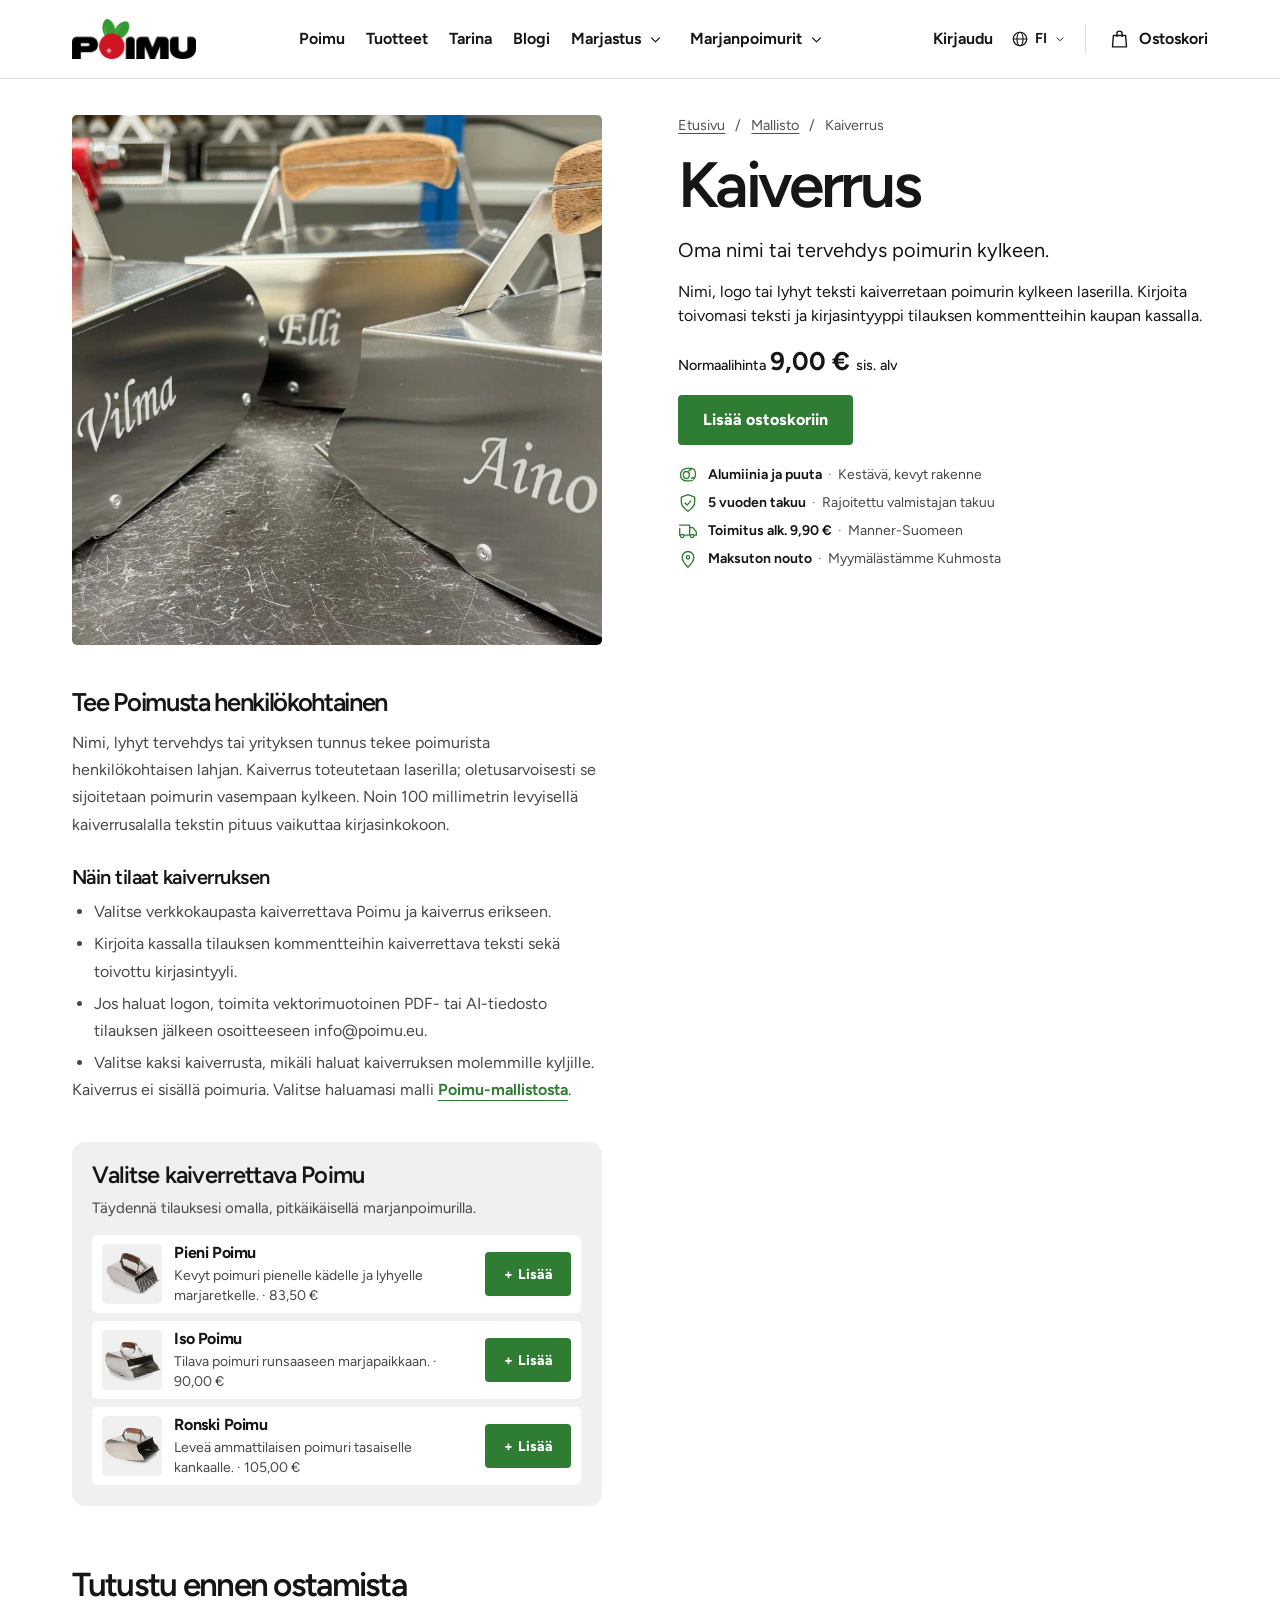
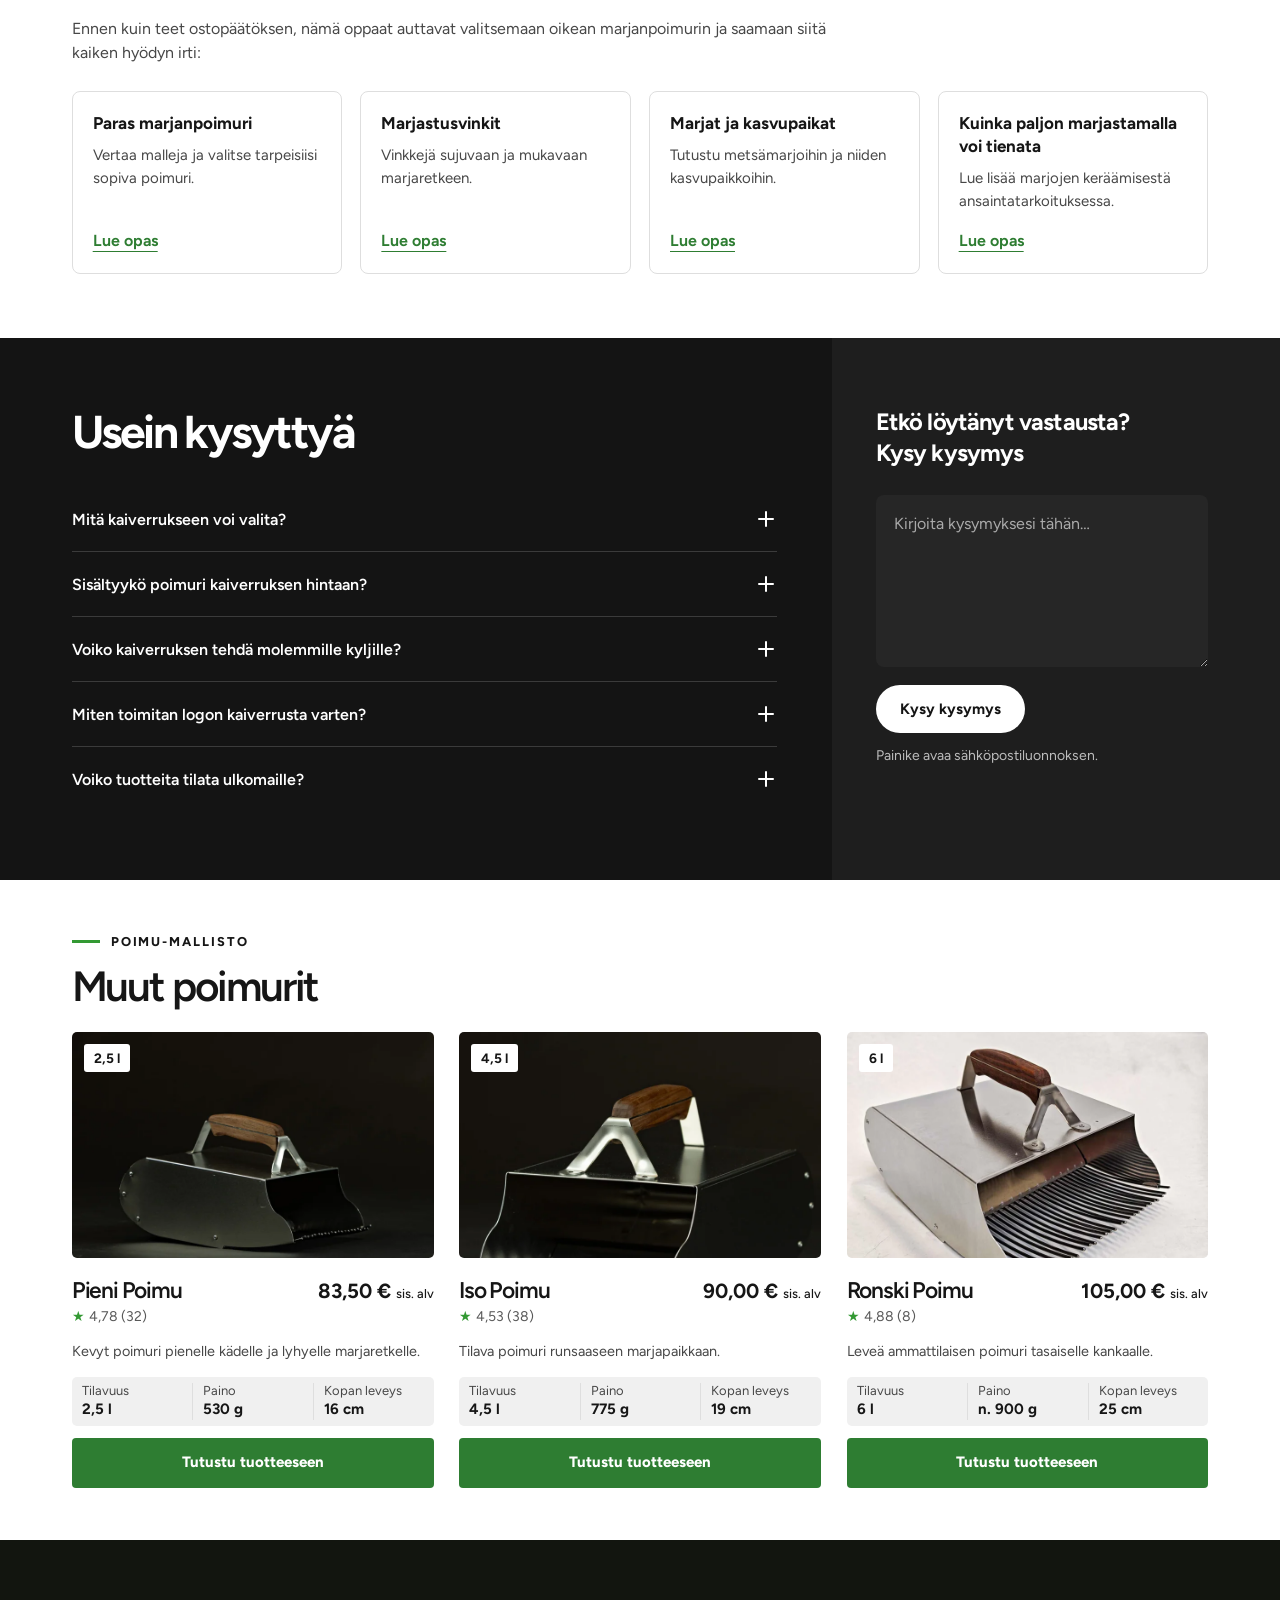
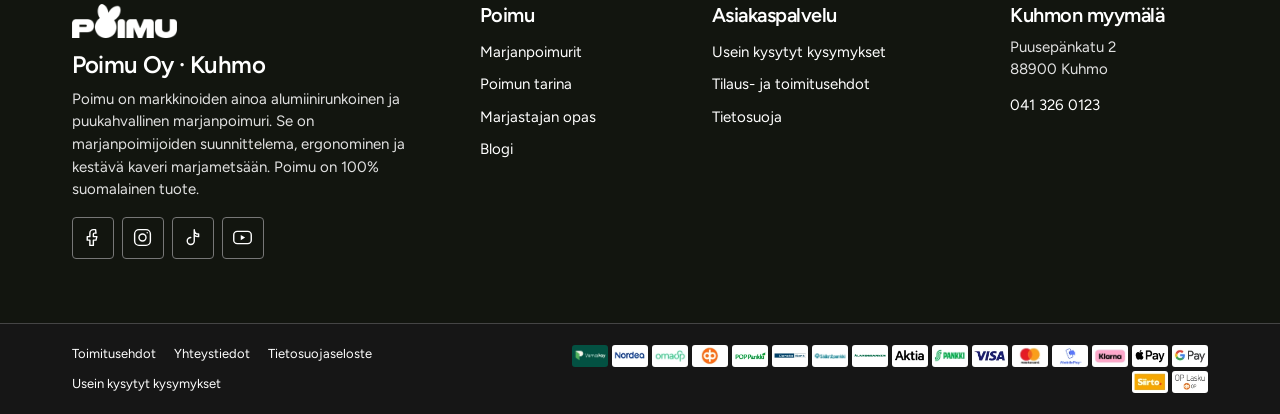
<file: kaiverrus.html>
<!doctype html><html lang="fi"><head><meta charset="utf-8"><meta name="viewport" content="width=device-width,initial-scale=1"><meta name="description" content="Oma nimi tai tervehdys poimurin kylkeen."><title>Kaiverrus | Poimu</title><link rel="stylesheet" href="style.css"><script defer src="main.js"></script><meta name="robots" content="noindex"></head><body><a class="skip" href="#sisalto">Siirry sisältöön</a>
 <header>
  <div class="shell top">
   <a class="logo" href="index.html" aria-label="Poimu – etusivu"><img src="assets/logo.webp" alt="Poimu" width="140" height="48"></a>
   <nav class="desktop" aria-label="Päävalikko"><a href="index.html">Poimu</a>
 <a href="index.html#mallisto">Tuotteet</a>
 <a href="tarina.html">Tarina</a>
 <a href="https://poimu.eu/blogi/">Blogi</a>
 <div class="nav-group">
  <a href="https://poimu.eu/marjastus/">Marjastus</a>
  <details class="nav-dropdown">
   <summary aria-label="Marjastus – alavalikko"><svg class="icon" aria-hidden="true" width="24" height="24" viewBox="0 0 24 24" fill="none" stroke="currentColor" stroke-width="1.6" stroke-linecap="round" stroke-linejoin="round"><path d="m7 10 5 5 5-5"/></svg></summary>
   <div><a href="https://poimu.eu/marjastus/marjastusvinkit/">Marjastusvinkit</a><a href="https://poimu.eu/marjastus/marjat/">Suomalaiset metsämarjat</a><a href="https://poimu.eu/marjastus/marjojen-sailytys/">Marjojen säilytys</a><a href="opas.html">Marjastus-opas</a></div>
  </details>
 </div>
 <div class="nav-group">
  <a href="https://poimu.eu/poimu-marjanpoimurit/">Marjanpoimurit</a>
  <details class="nav-dropdown">
   <summary aria-label="Marjanpoimurit – alavalikko"><svg class="icon" aria-hidden="true" width="24" height="24" viewBox="0 0 24 24" fill="none" stroke="currentColor" stroke-width="1.6" stroke-linecap="round" stroke-linejoin="round"><path d="m7 10 5 5 5-5"/></svg></summary>
   <div><a href="https://poimu.eu/poimu-marjanpoimurit/osta-marjanpoimuri/">Marjanpoimurin ostaminen</a><a href="https://poimu.eu/poimu-marjanpoimurit/paras-marjanpoimuri-nain-valitset-oikeasti-tehokkaan-ja-toimivan-vaihtoehdon/">Paras marjanpoimuri</a></div>
  </details>
 </div></nav>
   <div class="tools">
    <a class="login" href="https://poimu.eu/oma-tili/">Kirjaudu</a>
    <details class="language">
     <summary aria-label="Valitse kieli"><svg class="icon" aria-hidden="true" width="24" height="24" viewBox="0 0 24 24" fill="none" stroke="currentColor" stroke-width="1.6" stroke-linecap="round" stroke-linejoin="round"><circle cx="12" cy="12" r="9"/><ellipse cx="12" cy="12" rx="4" ry="9"/><path d="M3 12h18"/></svg> FI <svg class="icon" aria-hidden="true" width="24" height="24" viewBox="0 0 24 24" fill="none" stroke="currentColor" stroke-width="1.6" stroke-linecap="round" stroke-linejoin="round"><path d="m7 10 5 5 5-5"/></svg></summary>
     <div><a lang="fi" href="index.html">Suomi</a><a lang="en" href="https://poimu.eu/en/">English</a><a lang="sv" href="https://poimu.eu/sv/">Svenska</a></div>
    </details>
    <a class="bag" href="https://poimu.eu/ostoskori/" aria-label="Ostoskori"><svg class="icon" aria-hidden="true" width="24" height="24" viewBox="0 0 24 24" fill="none" stroke="currentColor" stroke-width="1.6" stroke-linecap="round" stroke-linejoin="round"><path d="M5 8h14l1 13H4L5 8Z"/><path d="M9 9V6a3 3 0 0 1 6 0v3"/></svg><span>Ostoskori</span></a>
    <button id="menubtn" aria-label="Avaa valikko" aria-expanded="false" aria-controls="mobilenav"><svg class="icon" aria-hidden="true" width="24" height="24" viewBox="0 0 24 24" fill="none" stroke="currentColor" stroke-width="1.6" stroke-linecap="round" stroke-linejoin="round"><path d="M3 6h18M3 12h18M3 18h18"/></svg></button>
   </div>
  </div>
  <nav id="mobilenav" aria-label="Mobiilivalikko" hidden><a href="index.html">Poimu</a>
 <a href="index.html#mallisto">Tuotteet</a>
 <a href="tarina.html">Tarina</a>
 <a href="https://poimu.eu/blogi/">Blogi</a>
 <div class="nav-group">
  <a href="https://poimu.eu/marjastus/">Marjastus</a>
  <details class="nav-dropdown">
   <summary aria-label="Marjastus – alavalikko"><svg class="icon" aria-hidden="true" width="24" height="24" viewBox="0 0 24 24" fill="none" stroke="currentColor" stroke-width="1.6" stroke-linecap="round" stroke-linejoin="round"><path d="m7 10 5 5 5-5"/></svg></summary>
   <div><a href="https://poimu.eu/marjastus/marjastusvinkit/">Marjastusvinkit</a><a href="https://poimu.eu/marjastus/marjat/">Suomalaiset metsämarjat</a><a href="https://poimu.eu/marjastus/marjojen-sailytys/">Marjojen säilytys</a><a href="opas.html">Marjastus-opas</a></div>
  </details>
 </div>
 <div class="nav-group">
  <a href="https://poimu.eu/poimu-marjanpoimurit/">Marjanpoimurit</a>
  <details class="nav-dropdown">
   <summary aria-label="Marjanpoimurit – alavalikko"><svg class="icon" aria-hidden="true" width="24" height="24" viewBox="0 0 24 24" fill="none" stroke="currentColor" stroke-width="1.6" stroke-linecap="round" stroke-linejoin="round"><path d="m7 10 5 5 5-5"/></svg></summary>
   <div><a href="https://poimu.eu/poimu-marjanpoimurit/osta-marjanpoimuri/">Marjanpoimurin ostaminen</a><a href="https://poimu.eu/poimu-marjanpoimurit/paras-marjanpoimuri-nain-valitset-oikeasti-tehokkaan-ja-toimivan-vaihtoehdon/">Paras marjanpoimuri</a></div>
  </details>
 </div><a class="login" href="https://poimu.eu/oma-tili/">Kirjaudu</a></nav>
 </header><main id="sisalto"><section class="shell detailgrid">
  <div class="detail-media"><img src="assets/kaiverrus.webp" alt="Kaiverrus" class="bigproduct" loading="lazy"></div>
  <div class="detail-summary">
   <nav class="crumb" aria-label="Murupolku"><a href="index.html">Etusivu</a> <span>/</span> <a href="index.html#mallisto">Mallisto</a> <span>/</span> <span aria-current="page">Kaiverrus</span></nav>
   <h1>Kaiverrus</h1>
   <p class="lead">Oma nimi tai tervehdys poimurin kylkeen.</p>
   <p>Nimi, logo tai lyhyt teksti kaiverretaan poimurin kylkeen laserilla. Kirjoita toivomasi teksti ja kirjasintyyppi tilauksen kommentteihin kaupan kassalla.</p>
   <div class="detailprice"><small>Normaalihinta </small>9,00 € <small>sis. alv</small></div>
   <a class="btn" href="https://poimu.eu/kaiverrus/" aria-label="Lisää ostoskoriin – siirry Poimun verkkokauppaan">Lisää ostoskoriin</a>
   <ul class="detail-trust" aria-label="Poimun edut"><li><svg class="icon" aria-hidden="true" width="24" height="24" viewBox="0 0 24 24" fill="none" stroke="currentColor" stroke-width="1.6" stroke-linecap="round" stroke-linejoin="round"><path d="M3 12c0-5 4-8 8-8h5c3 0 5 3 5 7s-2 8-6 8h-5c-4 0-7-3-7-7Z"/><ellipse cx="10" cy="12" rx="3.6" ry="4.2"/><path d="M16 5l-3 2m6 8-3 1"/></svg><p><strong>Alumiinia ja puuta</strong><span class="detail-trust-separator" aria-hidden="true">·</span><span>Kestävä, kevyt rakenne</span></p></li><li><svg class="icon" aria-hidden="true" width="24" height="24" viewBox="0 0 24 24" fill="none" stroke="currentColor" stroke-width="1.6" stroke-linecap="round" stroke-linejoin="round"><path d="m12 2 8 3v6c0 5-4 8-8 11-4-3-8-6-8-11V5z"/><path d="m8.5 12 2.5 2.5 4.5-5"/></svg><p><strong>5 vuoden takuu</strong><span class="detail-trust-separator" aria-hidden="true">·</span><span>Rajoitettu valmistajan takuu</span></p></li><li><svg class="icon" aria-hidden="true" width="24" height="24" viewBox="0 0 24 24" fill="none" stroke="currentColor" stroke-width="1.6" stroke-linecap="round" stroke-linejoin="round"><path d="M2 5h12v12H7m7-9h4l4 5v4h-3m-5 0h1M2 9v8h1"/><circle cx="5" cy="18" r="2"/><circle cx="17" cy="18" r="2"/></svg><p><strong>Toimitus alk. 9,90 €</strong><span class="detail-trust-separator" aria-hidden="true">·</span><span>Manner-Suomeen</span></p></li><li><svg class="icon" aria-hidden="true" width="24" height="24" viewBox="0 0 24 24" fill="none" stroke="currentColor" stroke-width="1.6" stroke-linecap="round" stroke-linejoin="round"><path d="M19 10c0 5-7 12-7 12s-7-7-7-12a7 7 0 1 1 14 0Z"/><circle cx="12" cy="10" r="2"/></svg><p><strong>Maksuton nouto</strong><span class="detail-trust-separator" aria-hidden="true">·</span><span>Myymälästämme Kuhmosta</span></p></li></ul>
  </div>
  <div class="detail-content"><section class="detail-description" aria-labelledby="description-heading">
  <div class="detail-description-copy"><h2 id="description-heading">Tee Poimusta henkilökohtainen</h2><p>Nimi, lyhyt tervehdys tai yrityksen tunnus tekee poimurista henkilökohtaisen lahjan. Kaiverrus toteutetaan laserilla; oletusarvoisesti se sijoitetaan poimurin vasempaan kylkeen. Noin 100 millimetrin levyisellä kaiverrusalalla tekstin pituus vaikuttaa kirjasinkokoon.</p>
  <h3>Näin tilaat kaiverruksen</h3><ul><li>Valitse verkkokaupasta kaiverrettava Poimu ja kaiverrus erikseen.</li><li>Kirjoita kassalla tilauksen kommentteihin kaiverrettava teksti sekä toivottu kirjasintyyli.</li><li>Jos haluat logon, toimita vektorimuotoinen PDF- tai AI-tiedosto tilauksen jälkeen osoitteeseen info@poimu.eu.</li><li>Valitse kaksi kaiverrusta, mikäli haluat kaiverruksen molemmille kyljille.</li></ul><p>Kaiverrus ei sisällä poimuria. Valitse haluamasi malli <a class="textlink" href="index.html#mallisto">Poimu-mallistosta</a>.</p></div>
 </section><section class="upsell-panel" aria-labelledby="upsell-heading">
  <h2 id="upsell-heading">Valitse kaiverrettava Poimu</h2><p class="upsell-intro">Täydennä tilauksesi omalla, pitkäikäisellä marjanpoimurilla.</p>
  <div class="upsell-grid"><article class="upsell-card">
  <div class="upsell-thumb"><img src="assets/pieni-mallisto.webp" alt="" class="" loading="lazy"></div>
  <div class="upsell-card-copy"><h3><a href="pieni.html">Pieni Poimu</a></h3><p>Kevyt poimuri pienelle kädelle ja lyhyelle marjaretkelle. <span aria-hidden="true">·</span> <span class="upsell-price">83,50 €</span></p></div>
  <button class="btn upsell-add" type="button" aria-pressed="false" aria-label="Valitse Pieni Poimu" data-accessory="pieni" data-name="Pieni Poimu" data-price="8350"><span aria-hidden="true">+</span> Lisää</button>
 </article><article class="upsell-card">
  <div class="upsell-thumb"><img src="assets/iso-mallisto.webp" alt="" class="" loading="lazy"></div>
  <div class="upsell-card-copy"><h3><a href="iso.html">Iso Poimu</a></h3><p>Tilava poimuri runsaaseen marjapaikkaan. <span aria-hidden="true">·</span> <span class="upsell-price">90,00 €</span></p></div>
  <button class="btn upsell-add" type="button" aria-pressed="false" aria-label="Valitse Iso Poimu" data-accessory="iso" data-name="Iso Poimu" data-price="9000"><span aria-hidden="true">+</span> Lisää</button>
 </article><article class="upsell-card">
  <div class="upsell-thumb"><img src="assets/ronski-mallisto.webp" alt="" class="" loading="lazy"></div>
  <div class="upsell-card-copy"><h3><a href="ronski.html">Ronski Poimu</a></h3><p>Leveä ammattilaisen poimuri tasaiselle kankaalle. <span aria-hidden="true">·</span> <span class="upsell-price">105,00 €</span></p></div>
  <button class="btn upsell-add" type="button" aria-pressed="false" aria-label="Valitse Ronski Poimu" data-accessory="ronski" data-name="Ronski Poimu" data-price="10500"><span aria-hidden="true">+</span> Lisää</button>
 </article></div>
  <p class="upsell-selection" role="status" aria-live="polite"></p>
 </section></div>
 </section><div class="shell detail-guides"><section class="purchase-guides" aria-labelledby="purchase-guides-heading">
  <h2 id="purchase-guides-heading">Tutustu ennen ostamista</h2>
  <p>Ennen kuin teet ostopäätöksen, nämä oppaat auttavat valitsemaan oikean marjanpoimurin ja saamaan siitä kaiken hyödyn irti:</p>
  <ul class="purchase-guide-grid"><li><a href="https://poimu.eu/poimu-marjanpoimurit/paras-marjanpoimuri-nain-valitset-oikeasti-tehokkaan-ja-toimivan-vaihtoehdon/"><strong>Paras marjanpoimuri</strong><span>Vertaa malleja ja valitse tarpeisiisi sopiva poimuri.</span><span class="textlink">Lue opas</span></a></li><li><a href="https://poimu.eu/marjastus/marjastusvinkit/"><strong>Marjastusvinkit</strong><span>Vinkkejä sujuvaan ja mukavaan marjaretkeen.</span><span class="textlink">Lue opas</span></a></li><li><a href="https://poimu.eu/marjastus/marjat/"><strong>Marjat ja kasvupaikat</strong><span>Tutustu metsämarjoihin ja niiden kasvupaikkoihin.</span><span class="textlink">Lue opas</span></a></li><li><a href="https://poimu.eu/marjastus/marjastusvinkit/marjastusvinki-kuinka-paljon-marjastamalla-voi-tienata/"><strong>Kuinka paljon marjastamalla voi tienata</strong><span>Lue lisää marjojen keräämisestä ansaintatarkoituksessa.</span><span class="textlink">Lue opas</span></a></li></ul>
 </section></div><section class="product-faq" aria-labelledby="faq-heading">
  <div class="faq-questions">
   <h2 id="faq-heading">Usein kysyttyä</h2>
   <div class="faq-list"><details class="faq-item"><summary><span>Mitä kaiverrukseen voi valita?</span><span class="faq-toggle" aria-hidden="true"></span></summary><div class="faq-answer"><p>Voit kaiverruttaa esimerkiksi nimen, lyhyen tervehdyksen tai logon. Ilmoita teksti ja kirjasintyyli tilauksen kommenteissa.</p></div></details><details class="faq-item"><summary><span>Sisältyykö poimuri kaiverruksen hintaan?</span><span class="faq-toggle" aria-hidden="true"></span></summary><div class="faq-answer"><p>Ei. Valitse poimuri ja kaiverrus verkkokaupassa erillisinä tuotteina.</p></div></details><details class="faq-item"><summary><span>Voiko kaiverruksen tehdä molemmille kyljille?</span><span class="faq-toggle" aria-hidden="true"></span></summary><div class="faq-answer"><p>Kyllä. Valitse kaksi kaiverrusta ja kerro tilauksen kommenteissa, mitä kummallekin kyljelle kaiverretaan.</p></div></details><details class="faq-item"><summary><span>Miten toimitan logon kaiverrusta varten?</span><span class="faq-toggle" aria-hidden="true"></span></summary><div class="faq-answer"><p>Lähetä tilauksen jälkeen vektorimuotoinen PDF- tai AI-tiedosto Poimun sähköpostiin. Mikäli tiedostomuoto on muu, kysy neuvoa asiakaspalvelusta.</p></div></details><details class="faq-item"><summary><span>Voiko tuotteita tilata ulkomaille?</span><span class="faq-toggle" aria-hidden="true"></span></summary><div class="faq-answer"><p>Kyllä. Poimun asiakaspalvelusta voi tiedustella toimitustapaa ja toimituskuluja ulkomaille.</p></div></details></div>
  </div>
  <div class="faq-contact">
   <h3 id="faq-contact-heading">Etkö löytänyt vastausta?<br>Kysy kysymys</h3>
   <form class="faq-form" action="mailto:info@poimu.eu" method="post" enctype="text/plain" aria-labelledby="faq-contact-heading" data-product="Kaiverrus">
    <label class="sr" for="faq-question">Kysymyksesi</label>
    <textarea id="faq-question" name="question" rows="5" maxlength="1500" placeholder="Kirjoita kysymyksesi tähän…" required></textarea>
    <button class="faq-submit" type="submit">Kysy kysymys</button>
    <p class="faq-form-note">Painike avaa sähköpostiluonnoksen.</p>
    <p class="faq-form-status" role="status"></p>
    <noscript><p>Voit lähettää kysymyksesi osoitteeseen <a href="mailto:info@poimu.eu">info@poimu.eu</a>.</p></noscript>
   </form>
  </div>
 </section><section class="shell block"><p class="kicker"><i></i>Poimu-mallisto</p><h2>Muut poimurit</h2><div class="products related"><article class="product" data-group="koppa">
  <a class="productphoto" href="pieni.html" aria-label="Tutustu tuotteeseen Pieni Poimu"><img src="assets/pieni.webp" alt="Pieni Poimu" class="" loading="lazy"><span class="spec">2,5 l</span></a>
  <div class="producttitle">
   <div class="product-name">
    <h3><a href="pieni.html">Pieni Poimu</a></h3>
    <a class="product-rating" href="https://poimu.eu/marjanpoimuri-pieni-poimu/#reviews" aria-label="Pieni Poimu: 4,78 / 5, 32 arvostelua">
     <span aria-hidden="true">★</span> 4,78 (32)
    </a>
   </div>
   <div class="price">83,50 € <small>sis. alv</small></div>
  </div>
  <p class="product-description">Kevyt poimuri pienelle kädelle ja lyhyelle marjaretkelle.</p>
<dl class="card-specs"><div><dt>Tilavuus</dt><dd>2,5 l</dd></div><div><dt>Paino</dt><dd>530 g</dd></div><div><dt>Kopan leveys</dt><dd>16 cm</dd></div></dl>
  <a class="btn product-button" href="pieni.html">Tutustu tuotteeseen<span class="sr"> Pieni Poimu</span></a>
 </article><article class="product" data-group="koppa">
  <a class="productphoto" href="iso.html" aria-label="Tutustu tuotteeseen Iso Poimu"><img src="assets/iso.webp" alt="Iso Poimu" class="" loading="lazy"><span class="spec">4,5 l</span></a>
  <div class="producttitle">
   <div class="product-name">
    <h3><a href="iso.html">Iso Poimu</a></h3>
    <a class="product-rating" href="https://poimu.eu/marjanpoimuri-iso-poimu/#reviews" aria-label="Iso Poimu: 4,53 / 5, 38 arvostelua">
     <span aria-hidden="true">★</span> 4,53 (38)
    </a>
   </div>
   <div class="price">90,00 € <small>sis. alv</small></div>
  </div>
  <p class="product-description">Tilava poimuri runsaaseen marjapaikkaan.</p>
<dl class="card-specs"><div><dt>Tilavuus</dt><dd>4,5 l</dd></div><div><dt>Paino</dt><dd>775 g</dd></div><div><dt>Kopan leveys</dt><dd>19 cm</dd></div></dl>
  <a class="btn product-button" href="iso.html">Tutustu tuotteeseen<span class="sr"> Iso Poimu</span></a>
 </article><article class="product" data-group="koppa">
  <a class="productphoto" href="ronski.html" aria-label="Tutustu tuotteeseen Ronski Poimu"><img src="assets/ronski.webp" alt="Ronski Poimu" class="" loading="lazy"><span class="spec">6 l</span></a>
  <div class="producttitle">
   <div class="product-name">
    <h3><a href="ronski.html">Ronski Poimu</a></h3>
    <a class="product-rating" href="https://poimu.eu/marjanpoimuri-ronski-poimu/#reviews" aria-label="Ronski Poimu: 4,88 / 5, 8 arvostelua">
     <span aria-hidden="true">★</span> 4,88 (8)
    </a>
   </div>
   <div class="price">105,00 € <small>sis. alv</small></div>
  </div>
  <p class="product-description">Leveä ammattilaisen poimuri tasaiselle kankaalle.</p>
<dl class="card-specs"><div><dt>Tilavuus</dt><dd>6 l</dd></div><div><dt>Paino</dt><dd>n. 900 g</dd></div><div><dt>Kopan leveys</dt><dd>25 cm</dd></div></dl>
  <a class="btn product-button" href="ronski.html">Tutustu tuotteeseen<span class="sr"> Ronski Poimu</span></a>
 </article></div></section></main><footer><div class="shell foot">
  <div class="foot-brand">
   <a href="index.html" class="logo" aria-label="Poimu – etusivu"><img src="assets/logo.webp" alt="Poimu" width="120" height="42" loading="lazy"></a>
   <h3 class="foot-company">Poimu Oy · Kuhmo</h3>
   <p>Poimu on markkinoiden ainoa alumiinirunkoinen ja puukahvallinen marjanpoimuri. Se on marjanpoimijoiden suunnittelema, ergonominen ja kestävä kaveri marjametsään. Poimu on 100% suomalainen tuote.</p>
   <div class="social-links"><a href="https://www.facebook.com/people/Poimu-Marjapoimuri/" aria-label="Poimu – Facebook"><svg class="icon" aria-hidden="true" width="24" height="24" viewBox="0 0 24 24" fill="none" stroke="currentColor" stroke-width="1.6" stroke-linecap="round" stroke-linejoin="round"><path d="M15.5 3H13a4 4 0 0 0-4 4v4H6v4h3v6h4v-6h3l1-4h-4V8a1 1 0 0 1 1-1h2z"/></svg></a><a href="https://www.instagram.com/poimu_marjapoimuri/" aria-label="Poimu – Instagram"><svg class="icon" aria-hidden="true" width="24" height="24" viewBox="0 0 24 24" fill="none" stroke="currentColor" stroke-width="1.6" stroke-linecap="round" stroke-linejoin="round"><rect x="3" y="3" width="18" height="18" rx="5"/><circle cx="12" cy="12" r="4"/><circle cx="17.4" cy="6.6" r=".8" fill="currentColor" stroke="none"/></svg></a><a href="https://www.tiktok.com/@poimu_marjanpoimuri/" aria-label="Poimu – TikTok"><svg class="icon" aria-hidden="true" width="24" height="24" viewBox="0 0 24 24" fill="none" stroke="currentColor" stroke-width="1.6" stroke-linecap="round" stroke-linejoin="round"><path d="M14 3v13a4 4 0 1 1-4-4m4-9c0 3 2 5 5 5m0 0v3c-2 0-3.5-.5-5-1.5"/></svg></a><a href="https://www.youtube.com/@Poimu-marjanpoimuri" aria-label="Poimu – YouTube"><svg class="icon" aria-hidden="true" width="24" height="24" viewBox="0 0 24 24" fill="none" stroke="currentColor" stroke-width="1.6" stroke-linecap="round" stroke-linejoin="round"><rect x="2" y="5" width="20" height="14" rx="4"/><path d="m10 9 5 3-5 3z" fill="currentColor" stroke="none"/></svg></a></div>
  </div>
  <div><h3>Poimu</h3><a href="index.html#mallisto">Marjanpoimurit</a><a href="tarina.html">Poimun tarina</a><a href="opas.html">Marjastajan opas</a><a href="https://poimu.eu/blogi/">Blogi</a></div>
  <div><h3>Asiakaspalvelu</h3><a href="https://poimu.eu/usein-kysytyt-kysymykset/">Usein kysytyt kysymykset</a><a href="https://poimu.eu/tilaus-ja-toimitusehdot/">Tilaus- ja toimitusehdot</a><a href="https://poimu.eu/rekisteri-ja-tietosuojaseloste/">Tietosuoja</a></div>
  <div id="yhteystiedot"><h3>Kuhmon myymälä</h3><p>Puusepänkatu 2<br>88900 Kuhmo</p><a href="tel:+358413260123">041 326 0123</a></div>
 </div>
 <div class="footer-bottom">
  <div class="shell footer-bottom-inner">
   <nav class="footer-legal" aria-label="Yrityksen tiedot ja ehdot">
    <a href="https://poimu.eu/tilaus-ja-toimitusehdot/">Toimitusehdot</a>
    <a href="#yhteystiedot">Yhteystiedot</a>
    <a href="https://poimu.eu/rekisteri-ja-tietosuojaseloste/">Tietosuojaseloste</a>
    <a href="https://poimu.eu/usein-kysytyt-kysymykset/">Usein kysytyt kysymykset</a>
   </nav>
   <ul class="payment-icons" aria-label="Maksutavat"><li class="payment-icon payment-icon-visma"><span class="payment-mark" role="img" aria-label="Visma Pay" style="--mark-width:32.000px;--mark-height:11.520px;--sheet-width:338.176px;--sheet-height:16.640px;--mark-x:-3.840px;--mark-y:-2.560px"></span></li><li class="payment-icon"><span class="payment-mark" role="img" aria-label="Nordea" style="--mark-width:32.000px;--mark-height:8.270px;--sheet-width:474.966px;--sheet-height:23.371px;--mark-x:-66.517px;--mark-y:-3.236px"></span></li><li class="payment-icon"><span class="payment-mark" role="img" aria-label="OmaSp" style="--mark-width:32.000px;--mark-height:12.108px;--sheet-width:571.243px;--sheet-height:28.108px;--mark-x:-80.865px;--mark-y:-14.270px"></span></li><li class="payment-icon"><span class="payment-mark" role="img" aria-label="OP" style="--mark-width:18.000px;--mark-height:18.000px;--sheet-width:540.409px;--sheet-height:26.591px;--mark-x:-117.000px;--mark-y:-4.909px"></span></li><li class="payment-icon"><span class="payment-mark" role="img" aria-label="POP Pankki" style="--mark-width:32.000px;--mark-height:8.157px;--sheet-width:414.431px;--sheet-height:20.392px;--mark-x:-108.235px;--mark-y:-1.882px"></span></li><li class="payment-icon"><span class="payment-mark" role="img" aria-label="Danske Bank" style="--mark-width:32.000px;--mark-height:5.647px;--sheet-width:414.431px;--sheet-height:20.392px;--mark-x:-107.922px;--mark-y:-11.922px"></span></li><li class="payment-icon"><span class="payment-mark" role="img" aria-label="Säästöpankki" style="--mark-width:32.000px;--mark-height:5.774px;--sheet-width:317.835px;--sheet-height:15.639px;--mark-x:-111.398px;--mark-y:-2.165px"></span></li><li class="payment-icon"><span class="payment-mark" role="img" aria-label="Ålandsbanken" style="--mark-width:32.000px;--mark-height:3.278px;--sheet-width:206.205px;--sheet-height:10.146px;--mark-x:-72.585px;--mark-y:-5.932px"></span></li><li class="payment-icon"><span class="payment-mark" role="img" aria-label="Aktia" style="--mark-width:32.000px;--mark-height:13.143px;--sheet-width:754.857px;--sheet-height:37.143px;--mark-x:-351.429px;--mark-y:-5.714px"></span></li><li class="payment-icon"><span class="payment-mark" role="img" aria-label="S-Pankki" style="--mark-width:32.000px;--mark-height:12.337px;--sheet-width:509.301px;--sheet-height:25.060px;--mark-x:-263.711px;--mark-y:-6.554px"></span></li><li class="payment-icon"><span class="payment-mark" role="img" aria-label="Visa" style="--mark-width:32.000px;--mark-height:13.639px;--sheet-width:692.984px;--sheet-height:34.098px;--mark-x:-408.131px;--mark-y:-9.967px"></span></li><li class="payment-icon"><span class="payment-mark" role="img" aria-label="Mastercard" style="--mark-width:22.263px;--mark-height:18.000px;--sheet-width:625.737px;--sheet-height:30.789px;--mark-x:-403.105px;--mark-y:-6.632px"></span></li><li class="payment-icon"><span class="payment-mark" role="img" aria-label="MobilePay" style="--mark-width:22.909px;--mark-height:18.000px;--sheet-width:540.409px;--sheet-height:26.591px;--mark-x:-371.864px;--mark-y:-4.091px"></span></li><li class="payment-icon"><span class="payment-mark" role="img" aria-label="Klarna" style="--mark-width:32.000px;--mark-height:14.027px;--sheet-width:579.068px;--sheet-height:28.493px;--mark-x:-427.397px;--mark-y:-7.452px"></span></li><li class="payment-icon"><span class="payment-mark" role="img" aria-label="Apple Pay" style="--mark-width:32.000px;--mark-height:14.545px;--sheet-width:768.582px;--sheet-height:37.818px;--mark-x:-616.145px;--mark-y:-11.636px"></span></li><li class="payment-icon"><span class="payment-mark" role="img" aria-label="Google Pay" style="--mark-width:32.000px;--mark-height:14.545px;--sheet-width:768.582px;--sheet-height:37.818px;--mark-x:-653.382px;--mark-y:-11.636px"></span></li><li class="payment-icon"><span class="payment-mark" role="img" aria-label="Siirto" style="--mark-width:32.000px;--mark-height:17.965px;--sheet-width:741.614px;--sheet-height:36.491px;--mark-x:-666.386px;--mark-y:-10.105px"></span></li><li class="payment-icon"><span class="payment-mark" role="img" aria-label="OP Lasku" style="--mark-width:32.000px;--mark-height:17.778px;--sheet-width:670.984px;--sheet-height:33.016px;--mark-x:-635.429px;--mark-y:-9.143px"></span></li></ul>
  </div>
 </div>
 </footer></body></html>
</file>
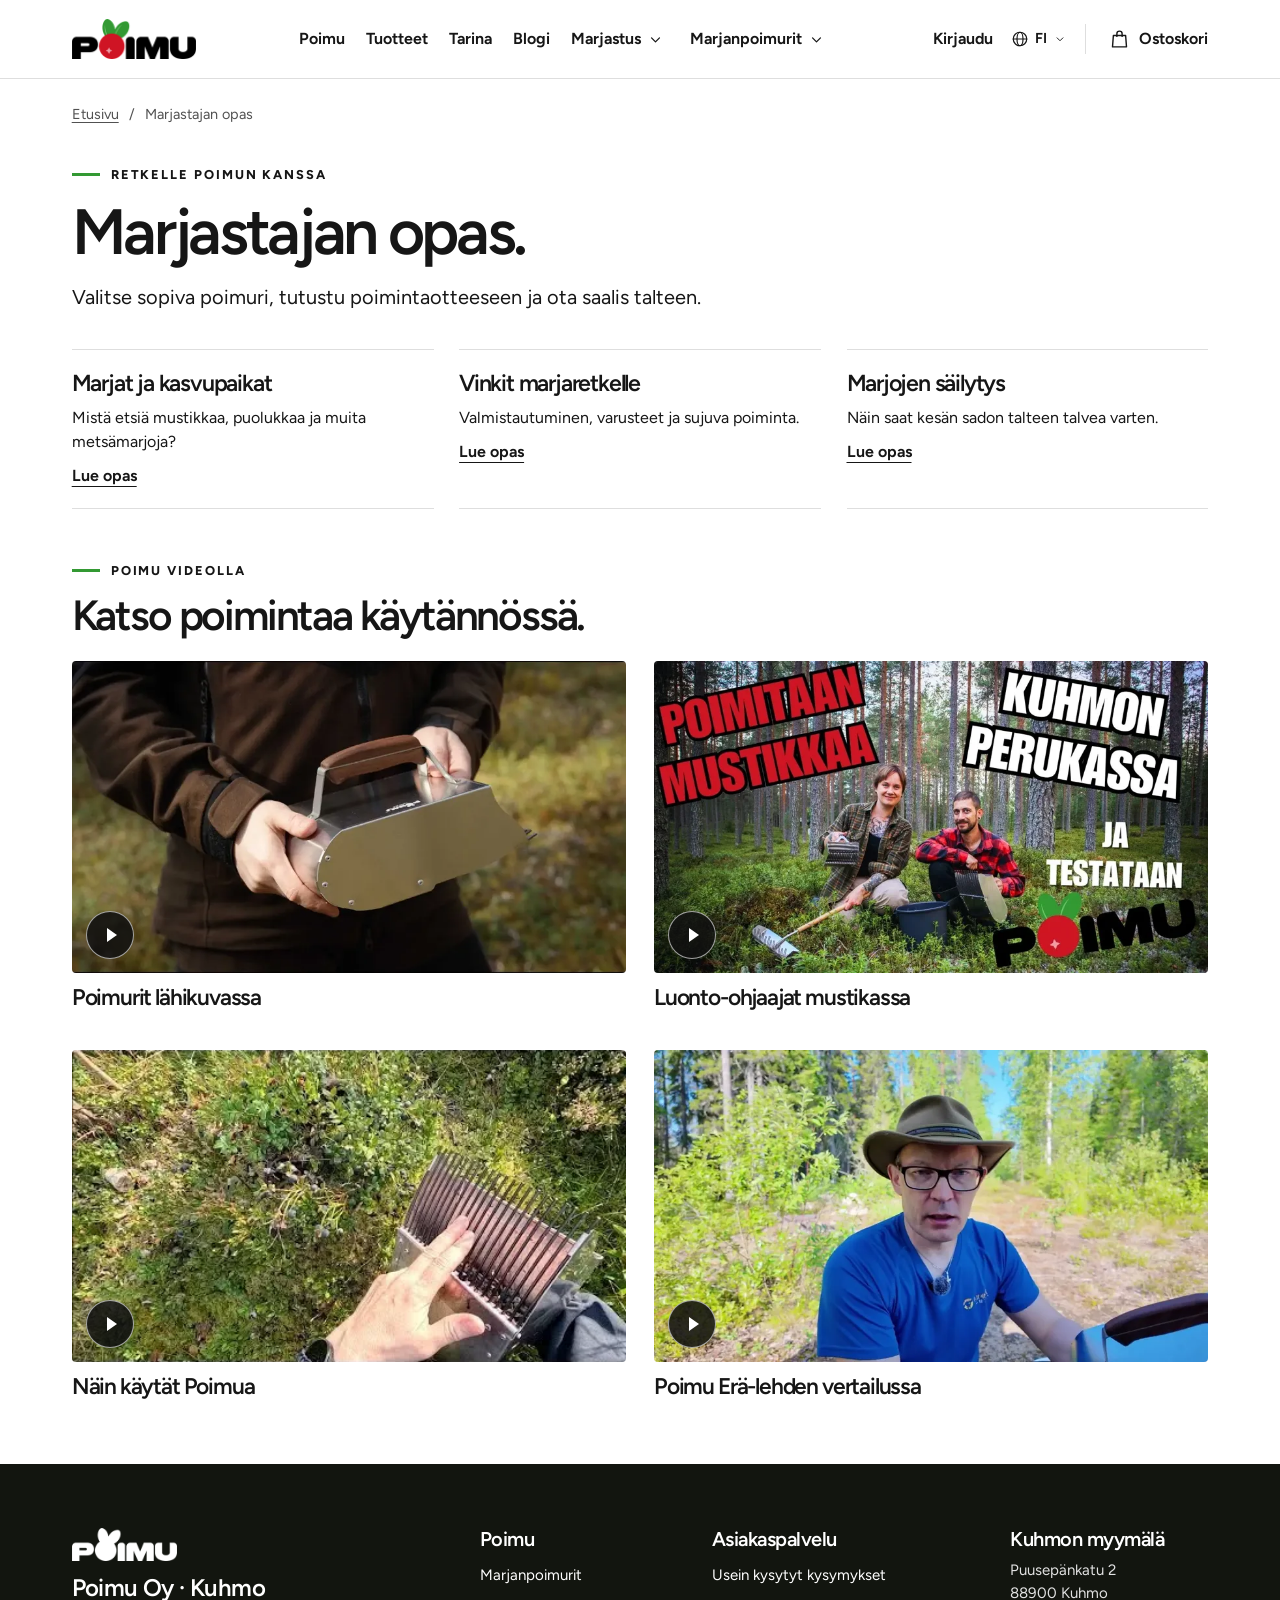
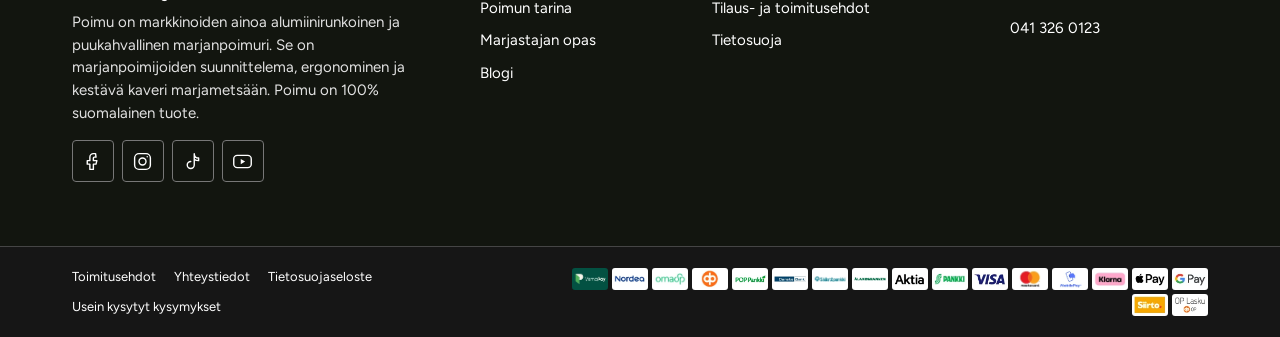
<file: opas.html>
<!doctype html><html lang="fi"><head><meta charset="utf-8"><meta name="viewport" content="width=device-width,initial-scale=1"><meta name="description" content="Poimun oppaat ja poimintavideot marjaretkelle."><title>Marjastajan opas | Poimu</title><link rel="stylesheet" href="style.css"><script defer src="main.js"></script><meta name="robots" content="noindex"></head><body><a class="skip" href="#sisalto">Siirry sisältöön</a>
 <header>
  <div class="shell top">
   <a class="logo" href="index.html" aria-label="Poimu – etusivu"><img src="assets/logo.webp" alt="Poimu" width="140" height="48"></a>
   <nav class="desktop" aria-label="Päävalikko"><a href="index.html">Poimu</a>
 <a href="index.html#mallisto">Tuotteet</a>
 <a href="tarina.html">Tarina</a>
 <a href="https://poimu.eu/blogi/">Blogi</a>
 <div class="nav-group">
  <a href="https://poimu.eu/marjastus/">Marjastus</a>
  <details class="nav-dropdown">
   <summary aria-label="Marjastus – alavalikko"><svg class="icon" aria-hidden="true" width="24" height="24" viewBox="0 0 24 24" fill="none" stroke="currentColor" stroke-width="1.6" stroke-linecap="round" stroke-linejoin="round"><path d="m7 10 5 5 5-5"/></svg></summary>
   <div><a href="https://poimu.eu/marjastus/marjastusvinkit/">Marjastusvinkit</a><a href="https://poimu.eu/marjastus/marjat/">Suomalaiset metsämarjat</a><a href="https://poimu.eu/marjastus/marjojen-sailytys/">Marjojen säilytys</a><a href="opas.html">Marjastus-opas</a></div>
  </details>
 </div>
 <div class="nav-group">
  <a href="https://poimu.eu/poimu-marjanpoimurit/">Marjanpoimurit</a>
  <details class="nav-dropdown">
   <summary aria-label="Marjanpoimurit – alavalikko"><svg class="icon" aria-hidden="true" width="24" height="24" viewBox="0 0 24 24" fill="none" stroke="currentColor" stroke-width="1.6" stroke-linecap="round" stroke-linejoin="round"><path d="m7 10 5 5 5-5"/></svg></summary>
   <div><a href="https://poimu.eu/poimu-marjanpoimurit/osta-marjanpoimuri/">Marjanpoimurin ostaminen</a><a href="https://poimu.eu/poimu-marjanpoimurit/paras-marjanpoimuri-nain-valitset-oikeasti-tehokkaan-ja-toimivan-vaihtoehdon/">Paras marjanpoimuri</a></div>
  </details>
 </div></nav>
   <div class="tools">
    <a class="login" href="https://poimu.eu/oma-tili/">Kirjaudu</a>
    <details class="language">
     <summary aria-label="Valitse kieli"><svg class="icon" aria-hidden="true" width="24" height="24" viewBox="0 0 24 24" fill="none" stroke="currentColor" stroke-width="1.6" stroke-linecap="round" stroke-linejoin="round"><circle cx="12" cy="12" r="9"/><ellipse cx="12" cy="12" rx="4" ry="9"/><path d="M3 12h18"/></svg> FI <svg class="icon" aria-hidden="true" width="24" height="24" viewBox="0 0 24 24" fill="none" stroke="currentColor" stroke-width="1.6" stroke-linecap="round" stroke-linejoin="round"><path d="m7 10 5 5 5-5"/></svg></summary>
     <div><a lang="fi" href="index.html">Suomi</a><a lang="en" href="https://poimu.eu/en/">English</a><a lang="sv" href="https://poimu.eu/sv/">Svenska</a></div>
    </details>
    <a class="bag" href="https://poimu.eu/ostoskori/" aria-label="Ostoskori"><svg class="icon" aria-hidden="true" width="24" height="24" viewBox="0 0 24 24" fill="none" stroke="currentColor" stroke-width="1.6" stroke-linecap="round" stroke-linejoin="round"><path d="M5 8h14l1 13H4L5 8Z"/><path d="M9 9V6a3 3 0 0 1 6 0v3"/></svg><span>Ostoskori</span></a>
    <button id="menubtn" aria-label="Avaa valikko" aria-expanded="false" aria-controls="mobilenav"><svg class="icon" aria-hidden="true" width="24" height="24" viewBox="0 0 24 24" fill="none" stroke="currentColor" stroke-width="1.6" stroke-linecap="round" stroke-linejoin="round"><path d="M3 6h18M3 12h18M3 18h18"/></svg></button>
   </div>
  </div>
  <nav id="mobilenav" aria-label="Mobiilivalikko" hidden><a href="index.html">Poimu</a>
 <a href="index.html#mallisto">Tuotteet</a>
 <a href="tarina.html">Tarina</a>
 <a href="https://poimu.eu/blogi/">Blogi</a>
 <div class="nav-group">
  <a href="https://poimu.eu/marjastus/">Marjastus</a>
  <details class="nav-dropdown">
   <summary aria-label="Marjastus – alavalikko"><svg class="icon" aria-hidden="true" width="24" height="24" viewBox="0 0 24 24" fill="none" stroke="currentColor" stroke-width="1.6" stroke-linecap="round" stroke-linejoin="round"><path d="m7 10 5 5 5-5"/></svg></summary>
   <div><a href="https://poimu.eu/marjastus/marjastusvinkit/">Marjastusvinkit</a><a href="https://poimu.eu/marjastus/marjat/">Suomalaiset metsämarjat</a><a href="https://poimu.eu/marjastus/marjojen-sailytys/">Marjojen säilytys</a><a href="opas.html">Marjastus-opas</a></div>
  </details>
 </div>
 <div class="nav-group">
  <a href="https://poimu.eu/poimu-marjanpoimurit/">Marjanpoimurit</a>
  <details class="nav-dropdown">
   <summary aria-label="Marjanpoimurit – alavalikko"><svg class="icon" aria-hidden="true" width="24" height="24" viewBox="0 0 24 24" fill="none" stroke="currentColor" stroke-width="1.6" stroke-linecap="round" stroke-linejoin="round"><path d="m7 10 5 5 5-5"/></svg></summary>
   <div><a href="https://poimu.eu/poimu-marjanpoimurit/osta-marjanpoimuri/">Marjanpoimurin ostaminen</a><a href="https://poimu.eu/poimu-marjanpoimurit/paras-marjanpoimuri-nain-valitset-oikeasti-tehokkaan-ja-toimivan-vaihtoehdon/">Paras marjanpoimuri</a></div>
  </details>
 </div><a class="login" href="https://poimu.eu/oma-tili/">Kirjaudu</a></nav>
 </header><main id="sisalto"><div class="shell"><nav class="crumb" aria-label="Murupolku"><a href="index.html">Etusivu</a> <span>/</span> Marjastajan opas</nav><div class="pageintro"><p class="kicker"><i></i>Retkelle Poimun kanssa</p><h1>Marjastajan opas.</h1><p class="lead">Valitse sopiva poimuri, tutustu poimintaotteeseen ja ota saalis talteen.</p></div><section class="guidearticles"><a href="https://poimu.eu/marjastus/marjat/"><h2>Marjat ja kasvupaikat</h2><p>Mistä etsiä mustikkaa, puolukkaa ja muita metsämarjoja?</p><span class="textlink">Lue opas</span></a><a href="https://poimu.eu/marjastus/marjastusvinkit/"><h2>Vinkit marjaretkelle</h2><p>Valmistautuminen, varusteet ja sujuva poiminta.</p><span class="textlink">Lue opas</span></a><a href="https://poimu.eu/marjastus/marjojen-sailytys/"><h2>Marjojen säilytys</h2><p>Näin saat kesän sadon talteen talvea varten.</p><span class="textlink">Lue opas</span></a></section><section class="block"><p class="kicker"><i></i>Poimu videolla</p><h2>Katso poimintaa käytännössä.</h2><div class="videogrid"><a class="videocard" data-video="sNVl-HqXArE" data-poster="video-mallit" data-title="Poimurit lähikuvassa" href="https://www.youtube.com/watch?v=sNVl-HqXArE"><div class="poster"><img src="assets/video-mallit.webp" alt="" class="" loading="lazy"><span><svg class="icon" aria-hidden="true" width="24" height="24" viewBox="0 0 24 24" fill="none" stroke="currentColor" stroke-width="1.6" stroke-linecap="round" stroke-linejoin="round"><path d="m9 5 10 7-10 7z" fill="currentColor" stroke="none"/></svg></span></div><h3>Poimurit lähikuvassa</h3></a><a class="videocard" data-video="4K3CdcRw3RI" data-poster="video-mustikka" data-title="Luonto-ohjaajat mustikassa" href="https://www.youtube.com/watch?v=4K3CdcRw3RI"><div class="poster"><img src="assets/video-mustikka.webp" alt="" class="" loading="lazy"><span><svg class="icon" aria-hidden="true" width="24" height="24" viewBox="0 0 24 24" fill="none" stroke="currentColor" stroke-width="1.6" stroke-linecap="round" stroke-linejoin="round"><path d="m9 5 10 7-10 7z" fill="currentColor" stroke="none"/></svg></span></div><h3>Luonto-ohjaajat mustikassa</h3></a><a class="videocard" data-video="LKWfW7CmX-4" data-poster="video-vinkki" data-title="Näin käytät Poimua" href="https://www.youtube.com/watch?v=LKWfW7CmX-4"><div class="poster"><img src="assets/video-vinkki.webp" alt="" class="" loading="lazy"><span><svg class="icon" aria-hidden="true" width="24" height="24" viewBox="0 0 24 24" fill="none" stroke="currentColor" stroke-width="1.6" stroke-linecap="round" stroke-linejoin="round"><path d="m9 5 10 7-10 7z" fill="currentColor" stroke="none"/></svg></span></div><h3>Näin käytät Poimua</h3></a><a class="videocard" data-video="3xaJsfh72FQ" data-poster="video-era" data-title="Poimu Erä-lehden vertailussa" href="https://www.youtube.com/watch?v=3xaJsfh72FQ"><div class="poster"><img src="assets/video-era.webp" alt="" class="" loading="lazy"><span><svg class="icon" aria-hidden="true" width="24" height="24" viewBox="0 0 24 24" fill="none" stroke="currentColor" stroke-width="1.6" stroke-linecap="round" stroke-linejoin="round"><path d="m9 5 10 7-10 7z" fill="currentColor" stroke="none"/></svg></span></div><h3>Poimu Erä-lehden vertailussa</h3></a></div></section></div><dialog id="video" aria-labelledby="videotitle"><div class="modalhead"><h2 id="videotitle">Poimurit lähikuvassa</h2><button class="close" aria-label="Sulje video"><svg class="icon" aria-hidden="true" width="24" height="24" viewBox="0 0 24 24" fill="none" stroke="currentColor" stroke-width="1.6" stroke-linecap="round" stroke-linejoin="round"><path d="m6 6 12 12M18 6 6 18"/></svg></button></div><div id="videostage"></div><p class="videonote">Toisto muodostaa yhteyden YouTubeen.</p><div class="videoactions"><button class="btn" id="loadvideo"><svg class="icon" aria-hidden="true" width="24" height="24" viewBox="0 0 24 24" fill="none" stroke="currentColor" stroke-width="1.6" stroke-linecap="round" stroke-linejoin="round"><path d="m9 5 10 7-10 7z" fill="currentColor" stroke="none"/></svg> Salli YouTube ja toista</button><a class="textlink" id="youtube" href="https://www.youtube.com/watch?v=sNVl-HqXArE">Avaa YouTubessa</a></div></dialog></main><footer><div class="shell foot">
  <div class="foot-brand">
   <a href="index.html" class="logo" aria-label="Poimu – etusivu"><img src="assets/logo.webp" alt="Poimu" width="120" height="42" loading="lazy"></a>
   <h3 class="foot-company">Poimu Oy · Kuhmo</h3>
   <p>Poimu on markkinoiden ainoa alumiinirunkoinen ja puukahvallinen marjanpoimuri. Se on marjanpoimijoiden suunnittelema, ergonominen ja kestävä kaveri marjametsään. Poimu on 100% suomalainen tuote.</p>
   <div class="social-links"><a href="https://www.facebook.com/people/Poimu-Marjapoimuri/" aria-label="Poimu – Facebook"><svg class="icon" aria-hidden="true" width="24" height="24" viewBox="0 0 24 24" fill="none" stroke="currentColor" stroke-width="1.6" stroke-linecap="round" stroke-linejoin="round"><path d="M15.5 3H13a4 4 0 0 0-4 4v4H6v4h3v6h4v-6h3l1-4h-4V8a1 1 0 0 1 1-1h2z"/></svg></a><a href="https://www.instagram.com/poimu_marjapoimuri/" aria-label="Poimu – Instagram"><svg class="icon" aria-hidden="true" width="24" height="24" viewBox="0 0 24 24" fill="none" stroke="currentColor" stroke-width="1.6" stroke-linecap="round" stroke-linejoin="round"><rect x="3" y="3" width="18" height="18" rx="5"/><circle cx="12" cy="12" r="4"/><circle cx="17.4" cy="6.6" r=".8" fill="currentColor" stroke="none"/></svg></a><a href="https://www.tiktok.com/@poimu_marjanpoimuri/" aria-label="Poimu – TikTok"><svg class="icon" aria-hidden="true" width="24" height="24" viewBox="0 0 24 24" fill="none" stroke="currentColor" stroke-width="1.6" stroke-linecap="round" stroke-linejoin="round"><path d="M14 3v13a4 4 0 1 1-4-4m4-9c0 3 2 5 5 5m0 0v3c-2 0-3.5-.5-5-1.5"/></svg></a><a href="https://www.youtube.com/@Poimu-marjanpoimuri" aria-label="Poimu – YouTube"><svg class="icon" aria-hidden="true" width="24" height="24" viewBox="0 0 24 24" fill="none" stroke="currentColor" stroke-width="1.6" stroke-linecap="round" stroke-linejoin="round"><rect x="2" y="5" width="20" height="14" rx="4"/><path d="m10 9 5 3-5 3z" fill="currentColor" stroke="none"/></svg></a></div>
  </div>
  <div><h3>Poimu</h3><a href="index.html#mallisto">Marjanpoimurit</a><a href="tarina.html">Poimun tarina</a><a href="opas.html">Marjastajan opas</a><a href="https://poimu.eu/blogi/">Blogi</a></div>
  <div><h3>Asiakaspalvelu</h3><a href="https://poimu.eu/usein-kysytyt-kysymykset/">Usein kysytyt kysymykset</a><a href="https://poimu.eu/tilaus-ja-toimitusehdot/">Tilaus- ja toimitusehdot</a><a href="https://poimu.eu/rekisteri-ja-tietosuojaseloste/">Tietosuoja</a></div>
  <div id="yhteystiedot"><h3>Kuhmon myymälä</h3><p>Puusepänkatu 2<br>88900 Kuhmo</p><a href="tel:+358413260123">041 326 0123</a></div>
 </div>
 <div class="footer-bottom">
  <div class="shell footer-bottom-inner">
   <nav class="footer-legal" aria-label="Yrityksen tiedot ja ehdot">
    <a href="https://poimu.eu/tilaus-ja-toimitusehdot/">Toimitusehdot</a>
    <a href="#yhteystiedot">Yhteystiedot</a>
    <a href="https://poimu.eu/rekisteri-ja-tietosuojaseloste/">Tietosuojaseloste</a>
    <a href="https://poimu.eu/usein-kysytyt-kysymykset/">Usein kysytyt kysymykset</a>
   </nav>
   <ul class="payment-icons" aria-label="Maksutavat"><li class="payment-icon payment-icon-visma"><span class="payment-mark" role="img" aria-label="Visma Pay" style="--mark-width:32.000px;--mark-height:11.520px;--sheet-width:338.176px;--sheet-height:16.640px;--mark-x:-3.840px;--mark-y:-2.560px"></span></li><li class="payment-icon"><span class="payment-mark" role="img" aria-label="Nordea" style="--mark-width:32.000px;--mark-height:8.270px;--sheet-width:474.966px;--sheet-height:23.371px;--mark-x:-66.517px;--mark-y:-3.236px"></span></li><li class="payment-icon"><span class="payment-mark" role="img" aria-label="OmaSp" style="--mark-width:32.000px;--mark-height:12.108px;--sheet-width:571.243px;--sheet-height:28.108px;--mark-x:-80.865px;--mark-y:-14.270px"></span></li><li class="payment-icon"><span class="payment-mark" role="img" aria-label="OP" style="--mark-width:18.000px;--mark-height:18.000px;--sheet-width:540.409px;--sheet-height:26.591px;--mark-x:-117.000px;--mark-y:-4.909px"></span></li><li class="payment-icon"><span class="payment-mark" role="img" aria-label="POP Pankki" style="--mark-width:32.000px;--mark-height:8.157px;--sheet-width:414.431px;--sheet-height:20.392px;--mark-x:-108.235px;--mark-y:-1.882px"></span></li><li class="payment-icon"><span class="payment-mark" role="img" aria-label="Danske Bank" style="--mark-width:32.000px;--mark-height:5.647px;--sheet-width:414.431px;--sheet-height:20.392px;--mark-x:-107.922px;--mark-y:-11.922px"></span></li><li class="payment-icon"><span class="payment-mark" role="img" aria-label="Säästöpankki" style="--mark-width:32.000px;--mark-height:5.774px;--sheet-width:317.835px;--sheet-height:15.639px;--mark-x:-111.398px;--mark-y:-2.165px"></span></li><li class="payment-icon"><span class="payment-mark" role="img" aria-label="Ålandsbanken" style="--mark-width:32.000px;--mark-height:3.278px;--sheet-width:206.205px;--sheet-height:10.146px;--mark-x:-72.585px;--mark-y:-5.932px"></span></li><li class="payment-icon"><span class="payment-mark" role="img" aria-label="Aktia" style="--mark-width:32.000px;--mark-height:13.143px;--sheet-width:754.857px;--sheet-height:37.143px;--mark-x:-351.429px;--mark-y:-5.714px"></span></li><li class="payment-icon"><span class="payment-mark" role="img" aria-label="S-Pankki" style="--mark-width:32.000px;--mark-height:12.337px;--sheet-width:509.301px;--sheet-height:25.060px;--mark-x:-263.711px;--mark-y:-6.554px"></span></li><li class="payment-icon"><span class="payment-mark" role="img" aria-label="Visa" style="--mark-width:32.000px;--mark-height:13.639px;--sheet-width:692.984px;--sheet-height:34.098px;--mark-x:-408.131px;--mark-y:-9.967px"></span></li><li class="payment-icon"><span class="payment-mark" role="img" aria-label="Mastercard" style="--mark-width:22.263px;--mark-height:18.000px;--sheet-width:625.737px;--sheet-height:30.789px;--mark-x:-403.105px;--mark-y:-6.632px"></span></li><li class="payment-icon"><span class="payment-mark" role="img" aria-label="MobilePay" style="--mark-width:22.909px;--mark-height:18.000px;--sheet-width:540.409px;--sheet-height:26.591px;--mark-x:-371.864px;--mark-y:-4.091px"></span></li><li class="payment-icon"><span class="payment-mark" role="img" aria-label="Klarna" style="--mark-width:32.000px;--mark-height:14.027px;--sheet-width:579.068px;--sheet-height:28.493px;--mark-x:-427.397px;--mark-y:-7.452px"></span></li><li class="payment-icon"><span class="payment-mark" role="img" aria-label="Apple Pay" style="--mark-width:32.000px;--mark-height:14.545px;--sheet-width:768.582px;--sheet-height:37.818px;--mark-x:-616.145px;--mark-y:-11.636px"></span></li><li class="payment-icon"><span class="payment-mark" role="img" aria-label="Google Pay" style="--mark-width:32.000px;--mark-height:14.545px;--sheet-width:768.582px;--sheet-height:37.818px;--mark-x:-653.382px;--mark-y:-11.636px"></span></li><li class="payment-icon"><span class="payment-mark" role="img" aria-label="Siirto" style="--mark-width:32.000px;--mark-height:17.965px;--sheet-width:741.614px;--sheet-height:36.491px;--mark-x:-666.386px;--mark-y:-10.105px"></span></li><li class="payment-icon"><span class="payment-mark" role="img" aria-label="OP Lasku" style="--mark-width:32.000px;--mark-height:17.778px;--sheet-width:670.984px;--sheet-height:33.016px;--mark-x:-635.429px;--mark-y:-9.143px"></span></li></ul>
  </div>
 </div>
 </footer></body></html>
</file>
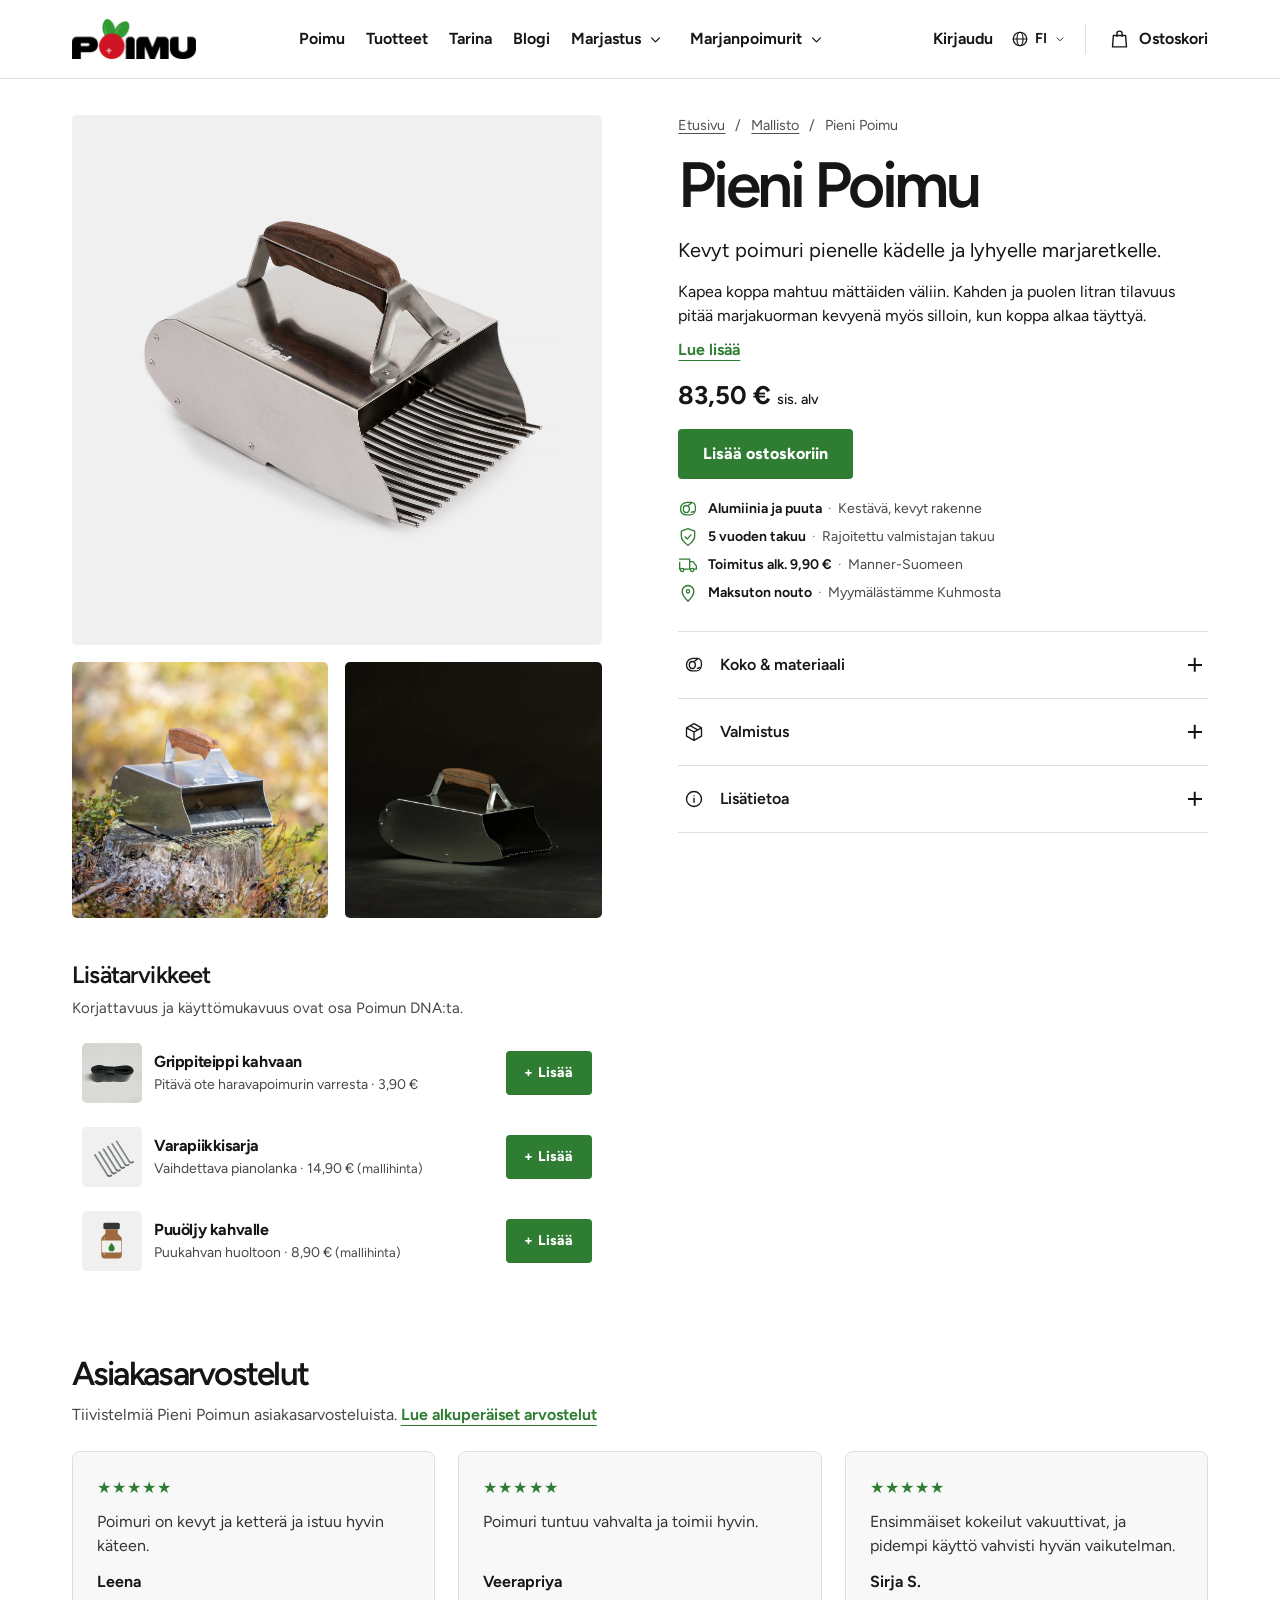
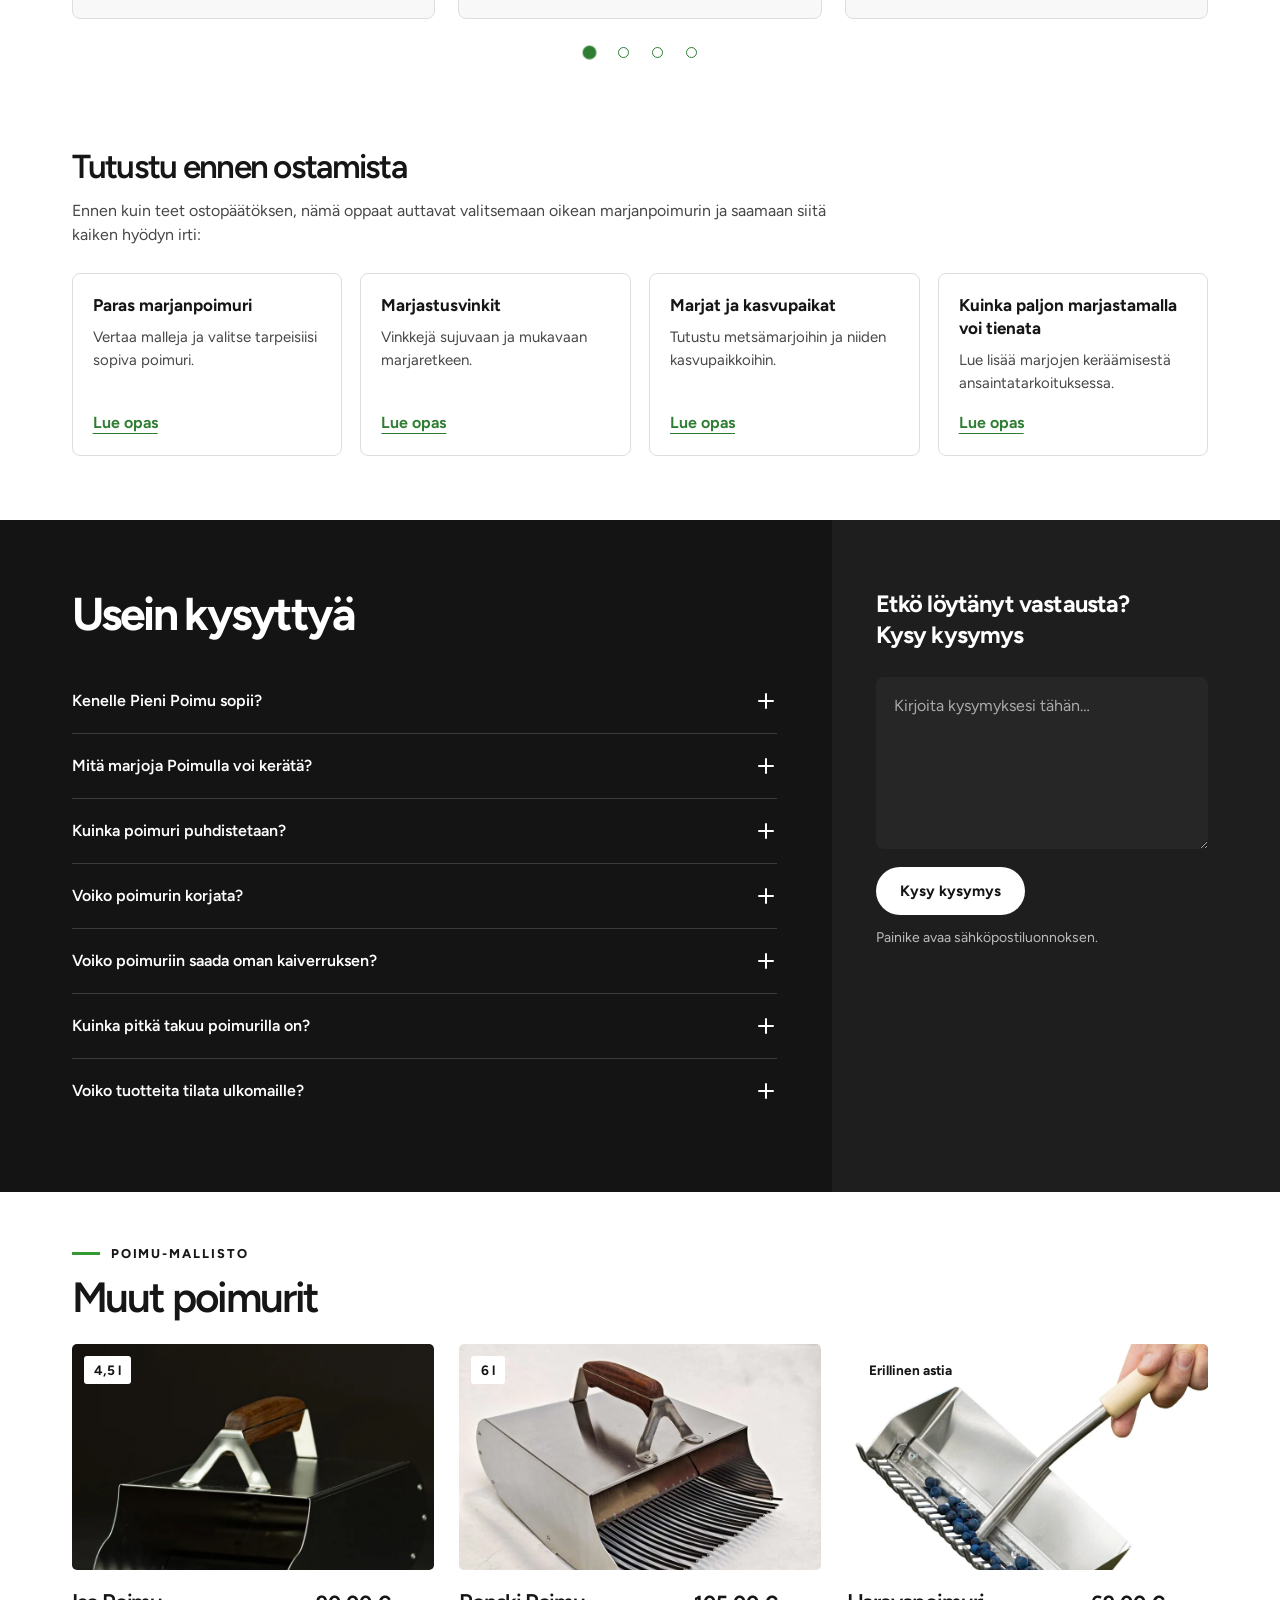
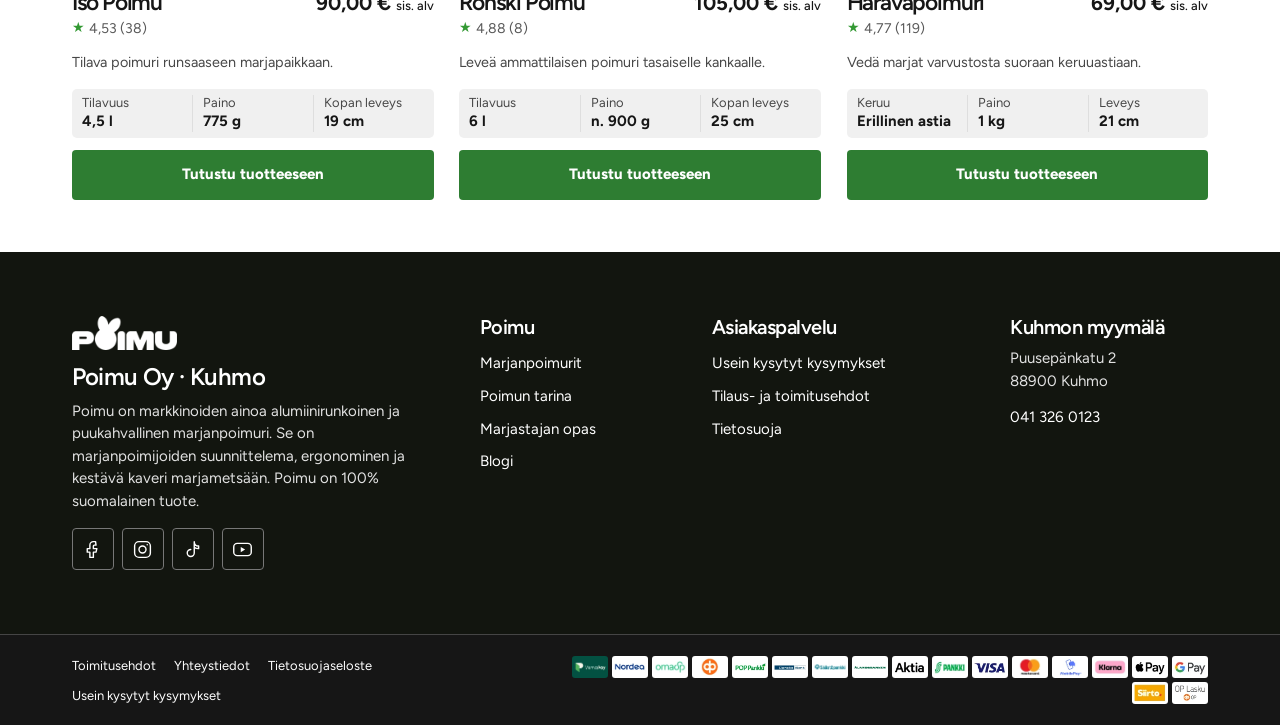
<file: pieni.html>
<!doctype html><html lang="fi"><head><meta charset="utf-8"><meta name="viewport" content="width=device-width,initial-scale=1"><meta name="description" content="Kevyt poimuri pienelle kädelle ja lyhyelle marjaretkelle."><title>Pieni Poimu | Poimu</title><link rel="stylesheet" href="style.css"><script defer src="main.js"></script><meta name="robots" content="noindex"></head><body><a class="skip" href="#sisalto">Siirry sisältöön</a>
 <header>
  <div class="shell top">
   <a class="logo" href="index.html" aria-label="Poimu – etusivu"><img src="assets/logo.webp" alt="Poimu" width="140" height="48"></a>
   <nav class="desktop" aria-label="Päävalikko"><a href="index.html">Poimu</a>
 <a href="index.html#mallisto">Tuotteet</a>
 <a href="tarina.html">Tarina</a>
 <a href="https://poimu.eu/blogi/">Blogi</a>
 <div class="nav-group">
  <a href="https://poimu.eu/marjastus/">Marjastus</a>
  <details class="nav-dropdown">
   <summary aria-label="Marjastus – alavalikko"><svg class="icon" aria-hidden="true" width="24" height="24" viewBox="0 0 24 24" fill="none" stroke="currentColor" stroke-width="1.6" stroke-linecap="round" stroke-linejoin="round"><path d="m7 10 5 5 5-5"/></svg></summary>
   <div><a href="https://poimu.eu/marjastus/marjastusvinkit/">Marjastusvinkit</a><a href="https://poimu.eu/marjastus/marjat/">Suomalaiset metsämarjat</a><a href="https://poimu.eu/marjastus/marjojen-sailytys/">Marjojen säilytys</a><a href="opas.html">Marjastus-opas</a></div>
  </details>
 </div>
 <div class="nav-group">
  <a href="https://poimu.eu/poimu-marjanpoimurit/">Marjanpoimurit</a>
  <details class="nav-dropdown">
   <summary aria-label="Marjanpoimurit – alavalikko"><svg class="icon" aria-hidden="true" width="24" height="24" viewBox="0 0 24 24" fill="none" stroke="currentColor" stroke-width="1.6" stroke-linecap="round" stroke-linejoin="round"><path d="m7 10 5 5 5-5"/></svg></summary>
   <div><a href="https://poimu.eu/poimu-marjanpoimurit/osta-marjanpoimuri/">Marjanpoimurin ostaminen</a><a href="https://poimu.eu/poimu-marjanpoimurit/paras-marjanpoimuri-nain-valitset-oikeasti-tehokkaan-ja-toimivan-vaihtoehdon/">Paras marjanpoimuri</a></div>
  </details>
 </div></nav>
   <div class="tools">
    <a class="login" href="https://poimu.eu/oma-tili/">Kirjaudu</a>
    <details class="language">
     <summary aria-label="Valitse kieli"><svg class="icon" aria-hidden="true" width="24" height="24" viewBox="0 0 24 24" fill="none" stroke="currentColor" stroke-width="1.6" stroke-linecap="round" stroke-linejoin="round"><circle cx="12" cy="12" r="9"/><ellipse cx="12" cy="12" rx="4" ry="9"/><path d="M3 12h18"/></svg> FI <svg class="icon" aria-hidden="true" width="24" height="24" viewBox="0 0 24 24" fill="none" stroke="currentColor" stroke-width="1.6" stroke-linecap="round" stroke-linejoin="round"><path d="m7 10 5 5 5-5"/></svg></summary>
     <div><a lang="fi" href="index.html">Suomi</a><a lang="en" href="https://poimu.eu/en/">English</a><a lang="sv" href="https://poimu.eu/sv/">Svenska</a></div>
    </details>
    <a class="bag" href="https://poimu.eu/ostoskori/" aria-label="Ostoskori"><svg class="icon" aria-hidden="true" width="24" height="24" viewBox="0 0 24 24" fill="none" stroke="currentColor" stroke-width="1.6" stroke-linecap="round" stroke-linejoin="round"><path d="M5 8h14l1 13H4L5 8Z"/><path d="M9 9V6a3 3 0 0 1 6 0v3"/></svg><span>Ostoskori</span></a>
    <button id="menubtn" aria-label="Avaa valikko" aria-expanded="false" aria-controls="mobilenav"><svg class="icon" aria-hidden="true" width="24" height="24" viewBox="0 0 24 24" fill="none" stroke="currentColor" stroke-width="1.6" stroke-linecap="round" stroke-linejoin="round"><path d="M3 6h18M3 12h18M3 18h18"/></svg></button>
   </div>
  </div>
  <nav id="mobilenav" aria-label="Mobiilivalikko" hidden><a href="index.html">Poimu</a>
 <a href="index.html#mallisto">Tuotteet</a>
 <a href="tarina.html">Tarina</a>
 <a href="https://poimu.eu/blogi/">Blogi</a>
 <div class="nav-group">
  <a href="https://poimu.eu/marjastus/">Marjastus</a>
  <details class="nav-dropdown">
   <summary aria-label="Marjastus – alavalikko"><svg class="icon" aria-hidden="true" width="24" height="24" viewBox="0 0 24 24" fill="none" stroke="currentColor" stroke-width="1.6" stroke-linecap="round" stroke-linejoin="round"><path d="m7 10 5 5 5-5"/></svg></summary>
   <div><a href="https://poimu.eu/marjastus/marjastusvinkit/">Marjastusvinkit</a><a href="https://poimu.eu/marjastus/marjat/">Suomalaiset metsämarjat</a><a href="https://poimu.eu/marjastus/marjojen-sailytys/">Marjojen säilytys</a><a href="opas.html">Marjastus-opas</a></div>
  </details>
 </div>
 <div class="nav-group">
  <a href="https://poimu.eu/poimu-marjanpoimurit/">Marjanpoimurit</a>
  <details class="nav-dropdown">
   <summary aria-label="Marjanpoimurit – alavalikko"><svg class="icon" aria-hidden="true" width="24" height="24" viewBox="0 0 24 24" fill="none" stroke="currentColor" stroke-width="1.6" stroke-linecap="round" stroke-linejoin="round"><path d="m7 10 5 5 5-5"/></svg></summary>
   <div><a href="https://poimu.eu/poimu-marjanpoimurit/osta-marjanpoimuri/">Marjanpoimurin ostaminen</a><a href="https://poimu.eu/poimu-marjanpoimurit/paras-marjanpoimuri-nain-valitset-oikeasti-tehokkaan-ja-toimivan-vaihtoehdon/">Paras marjanpoimuri</a></div>
  </details>
 </div><a class="login" href="https://poimu.eu/oma-tili/">Kirjaudu</a></nav>
 </header><main id="sisalto"><section class="shell detailgrid">
  <div class="detail-media"><div class="product-gallery" role="group" aria-label="Pieni Poimu – tuotekuvat">
   <a class="product-gallery-main" href="assets/pieni-mallisto.webp" aria-label="Avaa pääkuva suurempana"><img src="assets/pieni-mallisto.webp" alt="Pieni Poimu" class="" loading="lazy"></a>
   <a href="assets/pieni-metsassa.webp" aria-label="Avaa metsäkuva suurempana"><img src="assets/pieni-metsassa.webp" alt="Pieni Poimu puolukkametsässä" class="" loading="lazy"></a>
   <a href="assets/pieni.webp" aria-label="Avaa studiokuva suurempana"><img src="assets/pieni.webp" alt="Pieni Poimu sivulta tummalla studiotaustalla" class="" loading="lazy"></a>
  </div></div>
  <div class="detail-summary" data-fit-sticky="false">
   <nav class="crumb" aria-label="Murupolku"><a href="index.html">Etusivu</a> <span>/</span> <a href="index.html#mallisto">Mallisto</a> <span>/</span> <span aria-current="page">Pieni Poimu</span></nav>
   <h1>Pieni Poimu</h1>
   <p class="lead">Kevyt poimuri pienelle kädelle ja lyhyelle marjaretkelle.</p>
   <p>Kapea koppa mahtuu mättäiden väliin. Kahden ja puolen litran tilavuus pitää marjakuorman kevyenä myös silloin, kun koppa alkaa täyttyä.</p>
   <a class="textlink detail-read-more" href="#description-heading" data-open-details="lisatietoa">Lue lisää</a>
   <div class="detailprice">83,50 € <small>sis. alv</small></div>
   <a class="btn" href="https://poimu.eu/marjanpoimuri-pieni-poimu/" aria-label="Lisää ostoskoriin – siirry Poimun verkkokauppaan">Lisää ostoskoriin</a>
   <ul class="detail-trust" aria-label="Poimun edut"><li><svg class="icon" aria-hidden="true" width="24" height="24" viewBox="0 0 24 24" fill="none" stroke="currentColor" stroke-width="1.6" stroke-linecap="round" stroke-linejoin="round"><path d="M3 12c0-5 4-8 8-8h5c3 0 5 3 5 7s-2 8-6 8h-5c-4 0-7-3-7-7Z"/><ellipse cx="10" cy="12" rx="3.6" ry="4.2"/><path d="M16 5l-3 2m6 8-3 1"/></svg><p><strong>Alumiinia ja puuta</strong><span class="detail-trust-separator" aria-hidden="true">·</span><span>Kestävä, kevyt rakenne</span></p></li><li><svg class="icon" aria-hidden="true" width="24" height="24" viewBox="0 0 24 24" fill="none" stroke="currentColor" stroke-width="1.6" stroke-linecap="round" stroke-linejoin="round"><path d="m12 2 8 3v6c0 5-4 8-8 11-4-3-8-6-8-11V5z"/><path d="m8.5 12 2.5 2.5 4.5-5"/></svg><p><strong>5 vuoden takuu</strong><span class="detail-trust-separator" aria-hidden="true">·</span><span>Rajoitettu valmistajan takuu</span></p></li><li><svg class="icon" aria-hidden="true" width="24" height="24" viewBox="0 0 24 24" fill="none" stroke="currentColor" stroke-width="1.6" stroke-linecap="round" stroke-linejoin="round"><path d="M2 5h12v12H7m7-9h4l4 5v4h-3m-5 0h1M2 9v8h1"/><circle cx="5" cy="18" r="2"/><circle cx="17" cy="18" r="2"/></svg><p><strong>Toimitus alk. 9,90 €</strong><span class="detail-trust-separator" aria-hidden="true">·</span><span>Manner-Suomeen</span></p></li><li><svg class="icon" aria-hidden="true" width="24" height="24" viewBox="0 0 24 24" fill="none" stroke="currentColor" stroke-width="1.6" stroke-linecap="round" stroke-linejoin="round"><path d="M19 10c0 5-7 12-7 12s-7-7-7-12a7 7 0 1 1 14 0Z"/><circle cx="12" cy="10" r="2"/></svg><p><strong>Maksuton nouto</strong><span class="detail-trust-separator" aria-hidden="true">·</span><span>Myymälästämme Kuhmosta</span></p></li></ul><div class="product-disclosures"><details id="koko-ja-materiaali" class="product-disclosure">
  <summary><svg class="icon" aria-hidden="true" width="24" height="24" viewBox="0 0 24 24" fill="none" stroke="currentColor" stroke-width="1.6" stroke-linecap="round" stroke-linejoin="round"><path d="M3 12c0-5 4-8 8-8h5c3 0 5 3 5 7s-2 8-6 8h-5c-4 0-7-3-7-7Z"/><ellipse cx="10" cy="12" rx="3.6" ry="4.2"/><path d="M16 5l-3 2m6 8-3 1"/></svg><span>Koko &amp; materiaali</span><span class="disclosure-toggle" aria-hidden="true"></span></summary>
  <div class="disclosure-body">
   <dl class="specs"><div><dt>Tilavuus</dt><dd>2,5 l</dd></div><div><dt>Paino tyhjänä</dt><dd>530 g</dd></div><div><dt>Mitat ilman kahvaa (p × l × k)</dt><dd>26 × 16 × 9 cm</dd></div></dl>
  <p>Koppa on elintarvikehyväksyttyä alumiinia (EN AW-5754), piikit pianolankaa ja kahvan runko ruostumatonta terästä. Kädensija on öljyttyä jalopuuta.</p></div>
 </details><details id="valmistus" class="product-disclosure">
  <summary><svg class="icon" aria-hidden="true" width="24" height="24" viewBox="0 0 24 24" fill="none" stroke="currentColor" stroke-width="1.6" stroke-linecap="round" stroke-linejoin="round"><path d="m12 2 9 5v10l-9 5-9-5V7zM3 7l9 5 9-5m-9 5v10M7.5 4.5l9 5"/></svg><span>Valmistus</span><span class="disclosure-toggle" aria-hidden="true"></span></summary>
  <div class="disclosure-body"><p>Poimut valmistetaan Kuhmossa. Osat leikataan teollisesti ja poimurit kootaan käsin.</p></div>
 </details><details id="lisatietoa" class="product-disclosure">
  <summary><svg class="icon" aria-hidden="true" width="24" height="24" viewBox="0 0 24 24" fill="none" stroke="currentColor" stroke-width="1.6" stroke-linecap="round" stroke-linejoin="round"><circle cx="12" cy="12" r="9"/><path d="M12 11v5m0-8h.01"/></svg><span>Lisätietoa</span><span class="disclosure-toggle" aria-hidden="true"></span></summary>
  <div class="disclosure-body"><section class="detail-description" aria-labelledby="description-heading">
  <div class="detail-description-copy"><h2 id="description-heading">Ketterä poimuri pienemmälle kädelle</h2><p>Pieni Poimu sopii tarkkaan poimintaan, vaihtelevaan maastoon ja marjastajalle, joka pitää mahdollisimman kevyestä työvälineestä. Perinteisen kokoiseen koppaan mahtuu 2,5 litraa marjoja. Tyhjänä poimuri painaa vain 530 grammaa, joten se on helppo käsitellä myös täydellä marjakuormalla.</p>
  <h3>Vuoden 2025 mallin uudistukset</h3><ul><li>Piikit ovat yhtä pitkät kuin Isossa Poimussa.</li><li>Teräksisen kahvakiinnikkeen etureunat ovat pyöristetyt.</li><li>Kopan takaosa on hieman etuosaa alempana suhteessa kahvaan.</li><li>Puukahvan etuosa on muotoiltu käteen sopivaksi ja kahva on öljykäsitelty.</li></ul><h3>Materiaalit ja käyttömukavuus</h3>
   <p>Poimurin koppa valmistetaan elintarvikekäyttöön hyväksytystä alumiiniseoksesta (EN AW-5754). Pitkät ja vahvat pianolankapiikit irrottavat marjoja varvustosta ja auttavat vähentämään koppaan kulkeutuvaa roskaa. Ruostumaton teräs kannattelee öljyttyä jalopuukahvaa, joka tuntuu kädessä lämpimältä ja tukevalta.</p>
   <p>Poimu on tehty pitkäaikaiseen käyttöön. Piikkien ja kahvan osia on mahdollista vaihtaa, ja tarvittaessa varaosia voi tiedustella valmistajalta. Puhdista poimuri käsin, jotta puukahva säilyy hyvässä kunnossa.</p><p>Voit tehdä poimurista omannäköisesi laserkaiverruksella. <a class="textlink" href="kaiverrus.html">Tutustu kaiverrukseen</a>.</p></div>
 </section></div>
 </details></div>
  </div>
  <div class="detail-content"><section class="upsell-panel upsell-panel-plain" aria-labelledby="upsell-heading">
  <h2 id="upsell-heading">Lisätarvikkeet</h2><p class="upsell-intro">Korjattavuus ja käyttömukavuus ovat osa Poimun DNA:ta.</p>
  <div class="upsell-grid"><article class="upsell-card">
  <div class="upsell-thumb"><img src="assets/grippiteippi.webp" alt="" class="" loading="lazy"></div>
  <div class="upsell-card-copy"><h3><a href="grippiteippi.html">Grippiteippi kahvaan</a></h3><p>Pitävä ote haravapoimurin varresta <span aria-hidden="true">·</span> <span class="upsell-price">3,90 €</span></p></div>
  <button class="btn upsell-add" type="button" aria-pressed="false" aria-label="Valitse Grippiteippi kahvaan" data-accessory="grip" data-name="Grippiteippi kahvaan" data-price="390"><span aria-hidden="true">+</span> Lisää</button>
 </article><article class="upsell-card">
  <div class="upsell-thumb upsell-thumb-example" role="img" aria-label="Havainnekuva"><svg viewBox="0 0 96 96" aria-hidden="true" focusable="false" fill="none">
   <g transform="rotate(-32 48 48)" stroke-linecap="round">
    <g stroke="#69706d" stroke-width="3.4"><path d="M22 28v46q0 5 6 5"/><path d="M32 28v46q0 5 6 5"/><path d="M42 28v46q0 5 6 5"/><path d="M52 28v46q0 5 6 5"/><path d="M62 28v46q0 5 6 5"/><path d="M72 28v46q0 5 6 5"/></g>
    <g stroke="#d5d8d6" stroke-width="1"><path d="M21 29v44"/><path d="M31 29v44"/><path d="M41 29v44"/><path d="M51 29v44"/><path d="M61 29v44"/><path d="M71 29v44"/></g>
   </g></svg></div>
  <div class="upsell-card-copy"><h3>Varapiikkisarja</h3><p>Vaihdettava pianolanka <span aria-hidden="true">·</span> <span class="upsell-price">14,90 €</span> <span class="upsell-example">(mallihinta)</span></p></div>
  <button class="btn upsell-add" type="button" aria-pressed="false" aria-label="Valitse Varapiikkisarja" data-accessory="spikes" data-name="Varapiikkisarja" data-price="1490"><span aria-hidden="true">+</span> Lisää</button>
 </article><article class="upsell-card">
  <div class="upsell-thumb upsell-thumb-example" role="img" aria-label="Havainnekuva"><svg viewBox="0 0 96 96" aria-hidden="true" focusable="false">
    <rect x="32" y="13" width="32" height="13" rx="3" fill="#343834"/><path d="M36 26h24v8l8 9v33a7 7 0 0 1-7 7H35a7 7 0 0 1-7-7V43l8-9Z" fill="#9d6b3f"/>
    <path d="M34 43v32" stroke="#b99167" stroke-width="3" stroke-linecap="round"/><rect x="29" y="48" width="38" height="23" rx="2" fill="#f0f0ec"/>
    <path d="M48 52c-2 4-6 7-6 11a6 6 0 0 0 12 0c0-4-4-7-6-11Z" fill="#2e7d32"/>
   </svg></div>
  <div class="upsell-card-copy"><h3>Puuöljy kahvalle</h3><p>Puukahvan huoltoon <span aria-hidden="true">·</span> <span class="upsell-price">8,90 €</span> <span class="upsell-example">(mallihinta)</span></p></div>
  <button class="btn upsell-add" type="button" aria-pressed="false" aria-label="Valitse Puuöljy kahvalle" data-accessory="oil" data-name="Puuöljy kahvalle" data-price="890"><span aria-hidden="true">+</span> Lisää</button>
 </article></div>
  <p class="upsell-selection" role="status" aria-live="polite"></p>
 </section></div>
 </section><section class="shell product-reviews" aria-labelledby="product-reviews-heading">
  <h2 id="product-reviews-heading">Asiakasarvostelut</h2>
  <p>Tiivistelmiä Pieni Poimun asiakasarvosteluista. <a class="textlink" href="https://poimu.eu/marjanpoimuri-pieni-poimu/#reviews">Lue alkuperäiset arvostelut</a></p>
  <div class="product-review-pages"><div class="product-review-page" id="pieni-arvostelut-1" role="group" aria-label="Arvostelut 1–3"><article class="product-review-card">
   <p class="product-review-stars"><span class="sr">5 tähteä viidestä</span><span aria-hidden="true">★★★★★</span></p>
   <p>Poimuri on kevyt ja ketterä ja istuu hyvin käteen.</p>
   <p class="product-review-author">Leena</p>
  </article><article class="product-review-card">
   <p class="product-review-stars"><span class="sr">5 tähteä viidestä</span><span aria-hidden="true">★★★★★</span></p>
   <p>Poimuri tuntuu vahvalta ja toimii hyvin.</p>
   <p class="product-review-author">Veerapriya</p>
  </article><article class="product-review-card">
   <p class="product-review-stars"><span class="sr">5 tähteä viidestä</span><span aria-hidden="true">★★★★★</span></p>
   <p>Ensimmäiset kokeilut vakuuttivat, ja pidempi käyttö vahvisti hyvän vaikutelman.</p>
   <p class="product-review-author">Sirja S.</p>
  </article></div><div class="product-review-page" id="pieni-arvostelut-2" role="group" aria-label="Arvostelut 4–6"><article class="product-review-card">
   <p class="product-review-stars"><span class="sr">5 tähteä viidestä</span><span aria-hidden="true">★★★★★</span></p>
   <p>Kahva sopii käteen, ja myös puoliso pitää poimurista.</p>
   <p class="product-review-author">Terhi V.</p>
  </article><article class="product-review-card">
   <p class="product-review-stars"><span class="sr">5 tähteä viidestä</span><span aria-hidden="true">★★★★★</span></p>
   <p>Hinta tuntui korkealta, mutta laatu ja nopeampi poiminta tekivät hankinnasta kannattavan.</p>
   <p class="product-review-author">Sami O.</p>
  </article><article class="product-review-card">
   <p class="product-review-stars"><span class="sr">5 tähteä viidestä</span><span aria-hidden="true">★★★★★</span></p>
   <p>Poimuri toimii hyvin ja tuntuu luontevalta kädessä.</p>
   <p class="product-review-author">Matti R.</p>
  </article></div><div class="product-review-page" id="pieni-arvostelut-3" role="group" aria-label="Arvostelut 7–9"><article class="product-review-card">
   <p class="product-review-stars"><span class="sr">5 tähteä viidestä</span><span aria-hidden="true">★★★★★</span></p>
   <p>Kevyt käyttää, ja marjat pysyvät poimiessa ehjinä.</p>
   <p class="product-review-author">Niina H.</p>
  </article><article class="product-review-card">
   <p class="product-review-stars"><span class="sr">5 tähteä viidestä</span><span aria-hidden="true">★★★★★</span></p>
   <p>Kokeilun jälkeen tilasi samanlaisen poimurin myös puolisolleen.</p>
   <p class="product-review-author">Matti</p>
  </article><article class="product-review-card">
   <p class="product-review-stars"><span class="sr">5 tähteä viidestä</span><span aria-hidden="true">★★★★★</span></p>
   <p>Työn jälki vaikuttaa laadukkaalta. Hinta on korkea, mutta poimuri tuntuu pitkäikäiseltä.</p>
   <p class="product-review-author">Pasi</p>
  </article></div><div class="product-review-page" id="pieni-arvostelut-4" role="group" aria-label="Arvostelut 10–12"><article class="product-review-card">
   <p class="product-review-stars"><span class="sr">5 tähteä viidestä</span><span aria-hidden="true">★★★★★</span></p>
   <p>Marjat säilyivät vanhaa muovipoimuria ehjempinä. Poimuri puhdistui helposti lämpimällä vedellä.</p>
   <p class="product-review-author">Raija</p>
  </article><article class="product-review-card">
   <p class="product-review-stars"><span class="sr">4 tähteä viidestä</span><span aria-hidden="true">★★★★☆</span></p>
   <p>Poiminta sujuu nopeasti, marjojen mukaan tulee vähän roskaa ja tasapaino säilyy kopan täyttyessä.</p>
   <p class="product-review-author">Mika</p>
  </article><article class="product-review-card">
   <p class="product-review-stars"><span class="sr">4 tähteä viidestä</span><span aria-hidden="true">★★★★☆</span></p>
   <p>Tuote sai kiitosta, mutta hinta pudotti arvosanan neljään tähteen.</p>
   <p class="product-review-author">Hương N.</p>
  </article></div></div>
  <div class="review-dots" role="group" aria-label="Arvostelujen sivut" hidden><button class="review-dot" type="button" aria-controls="pieni-arvostelut-1" aria-label="Näytä arvostelut 1–3"></button><button class="review-dot" type="button" aria-controls="pieni-arvostelut-2" aria-label="Näytä arvostelut 4–6"></button><button class="review-dot" type="button" aria-controls="pieni-arvostelut-3" aria-label="Näytä arvostelut 7–9"></button><button class="review-dot" type="button" aria-controls="pieni-arvostelut-4" aria-label="Näytä arvostelut 10–12"></button></div>
  <p class="sr product-review-status" role="status"></p>
 </section><div class="shell detail-guides"><section class="purchase-guides" aria-labelledby="purchase-guides-heading">
  <h2 id="purchase-guides-heading">Tutustu ennen ostamista</h2>
  <p>Ennen kuin teet ostopäätöksen, nämä oppaat auttavat valitsemaan oikean marjanpoimurin ja saamaan siitä kaiken hyödyn irti:</p>
  <ul class="purchase-guide-grid"><li><a href="https://poimu.eu/poimu-marjanpoimurit/paras-marjanpoimuri-nain-valitset-oikeasti-tehokkaan-ja-toimivan-vaihtoehdon/"><strong>Paras marjanpoimuri</strong><span>Vertaa malleja ja valitse tarpeisiisi sopiva poimuri.</span><span class="textlink">Lue opas</span></a></li><li><a href="https://poimu.eu/marjastus/marjastusvinkit/"><strong>Marjastusvinkit</strong><span>Vinkkejä sujuvaan ja mukavaan marjaretkeen.</span><span class="textlink">Lue opas</span></a></li><li><a href="https://poimu.eu/marjastus/marjat/"><strong>Marjat ja kasvupaikat</strong><span>Tutustu metsämarjoihin ja niiden kasvupaikkoihin.</span><span class="textlink">Lue opas</span></a></li><li><a href="https://poimu.eu/marjastus/marjastusvinkit/marjastusvinki-kuinka-paljon-marjastamalla-voi-tienata/"><strong>Kuinka paljon marjastamalla voi tienata</strong><span>Lue lisää marjojen keräämisestä ansaintatarkoituksessa.</span><span class="textlink">Lue opas</span></a></li></ul>
 </section></div><section class="product-faq" aria-labelledby="faq-heading">
  <div class="faq-questions">
   <h2 id="faq-heading">Usein kysyttyä</h2>
   <div class="faq-list"><details class="faq-item"><summary><span>Kenelle Pieni Poimu sopii?</span><span class="faq-toggle" aria-hidden="true"></span></summary><div class="faq-answer"><p>Pieni Poimu on ketterä vaihtoehto pienemmälle kädelle ja tarkkaan poimintaan. Sen tilavuus on 2,5 litraa ja paino tyhjänä 530 grammaa.</p></div></details><details class="faq-item"><summary><span>Mitä marjoja Poimulla voi kerätä?</span><span class="faq-toggle" aria-hidden="true"></span></summary><div class="faq-answer"><p>Poimu soveltuu suomalaisille metsämarjoille, kuten mustikalle ja puolukalle. Sopiva malli riippuu maastosta, marjalajista ja omasta poimintatavasta.</p></div></details><details class="faq-item"><summary><span>Kuinka poimuri puhdistetaan?</span><span class="faq-toggle" aria-hidden="true"></span></summary><div class="faq-answer"><p>Pese poimuri käsin vedellä ja tavallisella astianpesuaineella. Puukahvan takia sitä ei pidä laittaa astianpesukoneeseen.</p></div></details><details class="faq-item"><summary><span>Voiko poimurin korjata?</span><span class="faq-toggle" aria-hidden="true"></span></summary><div class="faq-answer"><p>Piikit ja kahvan osat voidaan vaihtaa. Jos poimuri vaurioituu, Poimun asiakaspalvelusta voi kysyä korjausohjeita ja varaosia.</p></div></details><details class="faq-item"><summary><span>Voiko poimuriin saada oman kaiverruksen?</span><span class="faq-toggle" aria-hidden="true"></span></summary><div class="faq-answer"><p>Kyllä. Lisää kaiverrus tilaukseen ja ilmoita haluamasi teksti tai logo verkkokaupan tilausohjeiden mukaisesti. <a class="textlink" href="kaiverrus.html">Tutustu kaiverrukseen</a>.</p></div></details><details class="faq-item"><summary><span>Kuinka pitkä takuu poimurilla on?</span><span class="faq-toggle" aria-hidden="true"></span></summary><div class="faq-answer"><p>Valmistajan takuu on viisi vuotta koppamallisille Poimuille. <a class="textlink" href="https://poimu.eu/tilaus-ja-toimitusehdot/">Tutustu takuuehtoihin</a>.</p></div></details><details class="faq-item"><summary><span>Voiko tuotteita tilata ulkomaille?</span><span class="faq-toggle" aria-hidden="true"></span></summary><div class="faq-answer"><p>Kyllä. Poimun asiakaspalvelusta voi tiedustella toimitustapaa ja toimituskuluja ulkomaille.</p></div></details></div>
  </div>
  <div class="faq-contact">
   <h3 id="faq-contact-heading">Etkö löytänyt vastausta?<br>Kysy kysymys</h3>
   <form class="faq-form" action="mailto:info@poimu.eu" method="post" enctype="text/plain" aria-labelledby="faq-contact-heading" data-product="Pieni Poimu">
    <label class="sr" for="faq-question">Kysymyksesi</label>
    <textarea id="faq-question" name="question" rows="5" maxlength="1500" placeholder="Kirjoita kysymyksesi tähän…" required></textarea>
    <button class="faq-submit" type="submit">Kysy kysymys</button>
    <p class="faq-form-note">Painike avaa sähköpostiluonnoksen.</p>
    <p class="faq-form-status" role="status"></p>
    <noscript><p>Voit lähettää kysymyksesi osoitteeseen <a href="mailto:info@poimu.eu">info@poimu.eu</a>.</p></noscript>
   </form>
  </div>
 </section><section class="shell block"><p class="kicker"><i></i>Poimu-mallisto</p><h2>Muut poimurit</h2><div class="products related"><article class="product" data-group="koppa">
  <a class="productphoto" href="iso.html" aria-label="Tutustu tuotteeseen Iso Poimu"><img src="assets/iso.webp" alt="Iso Poimu" class="" loading="lazy"><span class="spec">4,5 l</span></a>
  <div class="producttitle">
   <div class="product-name">
    <h3><a href="iso.html">Iso Poimu</a></h3>
    <a class="product-rating" href="https://poimu.eu/marjanpoimuri-iso-poimu/#reviews" aria-label="Iso Poimu: 4,53 / 5, 38 arvostelua">
     <span aria-hidden="true">★</span> 4,53 (38)
    </a>
   </div>
   <div class="price">90,00 € <small>sis. alv</small></div>
  </div>
  <p class="product-description">Tilava poimuri runsaaseen marjapaikkaan.</p>
<dl class="card-specs"><div><dt>Tilavuus</dt><dd>4,5 l</dd></div><div><dt>Paino</dt><dd>775 g</dd></div><div><dt>Kopan leveys</dt><dd>19 cm</dd></div></dl>
  <a class="btn product-button" href="iso.html">Tutustu tuotteeseen<span class="sr"> Iso Poimu</span></a>
 </article><article class="product" data-group="koppa">
  <a class="productphoto" href="ronski.html" aria-label="Tutustu tuotteeseen Ronski Poimu"><img src="assets/ronski.webp" alt="Ronski Poimu" class="" loading="lazy"><span class="spec">6 l</span></a>
  <div class="producttitle">
   <div class="product-name">
    <h3><a href="ronski.html">Ronski Poimu</a></h3>
    <a class="product-rating" href="https://poimu.eu/marjanpoimuri-ronski-poimu/#reviews" aria-label="Ronski Poimu: 4,88 / 5, 8 arvostelua">
     <span aria-hidden="true">★</span> 4,88 (8)
    </a>
   </div>
   <div class="price">105,00 € <small>sis. alv</small></div>
  </div>
  <p class="product-description">Leveä ammattilaisen poimuri tasaiselle kankaalle.</p>
<dl class="card-specs"><div><dt>Tilavuus</dt><dd>6 l</dd></div><div><dt>Paino</dt><dd>n. 900 g</dd></div><div><dt>Kopan leveys</dt><dd>25 cm</dd></div></dl>
  <a class="btn product-button" href="ronski.html">Tutustu tuotteeseen<span class="sr"> Ronski Poimu</span></a>
 </article><article class="product" data-group="harava">
  <a class="productphoto" href="harava.html" aria-label="Tutustu tuotteeseen Haravapoimuri"><img src="assets/harava.webp" alt="Haravapoimuri" class="" loading="lazy"><span class="spec">Erillinen astia</span></a>
  <div class="producttitle">
   <div class="product-name">
    <h3><a href="harava.html">Haravapoimuri</a></h3>
    <a class="product-rating" href="https://poimu.eu/haravapoimuri-poimu/#reviews" aria-label="Haravapoimuri: 4,77 / 5, 119 arvostelua">
     <span aria-hidden="true">★</span> 4,77 (119)
    </a>
   </div>
   <div class="price">69,00 € <small>sis. alv</small></div>
  </div>
  <p class="product-description">Vedä marjat varvustosta suoraan keruuastiaan.</p>
<dl class="card-specs"><div><dt>Keruu</dt><dd>Erillinen astia</dd></div><div><dt>Paino</dt><dd>1 kg</dd></div><div><dt>Leveys</dt><dd>21 cm</dd></div></dl>
  <a class="btn product-button" href="harava.html">Tutustu tuotteeseen<span class="sr"> Haravapoimuri</span></a>
 </article></div></section></main><footer><div class="shell foot">
  <div class="foot-brand">
   <a href="index.html" class="logo" aria-label="Poimu – etusivu"><img src="assets/logo.webp" alt="Poimu" width="120" height="42" loading="lazy"></a>
   <h3 class="foot-company">Poimu Oy · Kuhmo</h3>
   <p>Poimu on markkinoiden ainoa alumiinirunkoinen ja puukahvallinen marjanpoimuri. Se on marjanpoimijoiden suunnittelema, ergonominen ja kestävä kaveri marjametsään. Poimu on 100% suomalainen tuote.</p>
   <div class="social-links"><a href="https://www.facebook.com/people/Poimu-Marjapoimuri/" aria-label="Poimu – Facebook"><svg class="icon" aria-hidden="true" width="24" height="24" viewBox="0 0 24 24" fill="none" stroke="currentColor" stroke-width="1.6" stroke-linecap="round" stroke-linejoin="round"><path d="M15.5 3H13a4 4 0 0 0-4 4v4H6v4h3v6h4v-6h3l1-4h-4V8a1 1 0 0 1 1-1h2z"/></svg></a><a href="https://www.instagram.com/poimu_marjapoimuri/" aria-label="Poimu – Instagram"><svg class="icon" aria-hidden="true" width="24" height="24" viewBox="0 0 24 24" fill="none" stroke="currentColor" stroke-width="1.6" stroke-linecap="round" stroke-linejoin="round"><rect x="3" y="3" width="18" height="18" rx="5"/><circle cx="12" cy="12" r="4"/><circle cx="17.4" cy="6.6" r=".8" fill="currentColor" stroke="none"/></svg></a><a href="https://www.tiktok.com/@poimu_marjanpoimuri/" aria-label="Poimu – TikTok"><svg class="icon" aria-hidden="true" width="24" height="24" viewBox="0 0 24 24" fill="none" stroke="currentColor" stroke-width="1.6" stroke-linecap="round" stroke-linejoin="round"><path d="M14 3v13a4 4 0 1 1-4-4m4-9c0 3 2 5 5 5m0 0v3c-2 0-3.5-.5-5-1.5"/></svg></a><a href="https://www.youtube.com/@Poimu-marjanpoimuri" aria-label="Poimu – YouTube"><svg class="icon" aria-hidden="true" width="24" height="24" viewBox="0 0 24 24" fill="none" stroke="currentColor" stroke-width="1.6" stroke-linecap="round" stroke-linejoin="round"><rect x="2" y="5" width="20" height="14" rx="4"/><path d="m10 9 5 3-5 3z" fill="currentColor" stroke="none"/></svg></a></div>
  </div>
  <div><h3>Poimu</h3><a href="index.html#mallisto">Marjanpoimurit</a><a href="tarina.html">Poimun tarina</a><a href="opas.html">Marjastajan opas</a><a href="https://poimu.eu/blogi/">Blogi</a></div>
  <div><h3>Asiakaspalvelu</h3><a href="https://poimu.eu/usein-kysytyt-kysymykset/">Usein kysytyt kysymykset</a><a href="https://poimu.eu/tilaus-ja-toimitusehdot/">Tilaus- ja toimitusehdot</a><a href="https://poimu.eu/rekisteri-ja-tietosuojaseloste/">Tietosuoja</a></div>
  <div id="yhteystiedot"><h3>Kuhmon myymälä</h3><p>Puusepänkatu 2<br>88900 Kuhmo</p><a href="tel:+358413260123">041 326 0123</a></div>
 </div>
 <div class="footer-bottom">
  <div class="shell footer-bottom-inner">
   <nav class="footer-legal" aria-label="Yrityksen tiedot ja ehdot">
    <a href="https://poimu.eu/tilaus-ja-toimitusehdot/">Toimitusehdot</a>
    <a href="#yhteystiedot">Yhteystiedot</a>
    <a href="https://poimu.eu/rekisteri-ja-tietosuojaseloste/">Tietosuojaseloste</a>
    <a href="https://poimu.eu/usein-kysytyt-kysymykset/">Usein kysytyt kysymykset</a>
   </nav>
   <ul class="payment-icons" aria-label="Maksutavat"><li class="payment-icon payment-icon-visma"><span class="payment-mark" role="img" aria-label="Visma Pay" style="--mark-width:32.000px;--mark-height:11.520px;--sheet-width:338.176px;--sheet-height:16.640px;--mark-x:-3.840px;--mark-y:-2.560px"></span></li><li class="payment-icon"><span class="payment-mark" role="img" aria-label="Nordea" style="--mark-width:32.000px;--mark-height:8.270px;--sheet-width:474.966px;--sheet-height:23.371px;--mark-x:-66.517px;--mark-y:-3.236px"></span></li><li class="payment-icon"><span class="payment-mark" role="img" aria-label="OmaSp" style="--mark-width:32.000px;--mark-height:12.108px;--sheet-width:571.243px;--sheet-height:28.108px;--mark-x:-80.865px;--mark-y:-14.270px"></span></li><li class="payment-icon"><span class="payment-mark" role="img" aria-label="OP" style="--mark-width:18.000px;--mark-height:18.000px;--sheet-width:540.409px;--sheet-height:26.591px;--mark-x:-117.000px;--mark-y:-4.909px"></span></li><li class="payment-icon"><span class="payment-mark" role="img" aria-label="POP Pankki" style="--mark-width:32.000px;--mark-height:8.157px;--sheet-width:414.431px;--sheet-height:20.392px;--mark-x:-108.235px;--mark-y:-1.882px"></span></li><li class="payment-icon"><span class="payment-mark" role="img" aria-label="Danske Bank" style="--mark-width:32.000px;--mark-height:5.647px;--sheet-width:414.431px;--sheet-height:20.392px;--mark-x:-107.922px;--mark-y:-11.922px"></span></li><li class="payment-icon"><span class="payment-mark" role="img" aria-label="Säästöpankki" style="--mark-width:32.000px;--mark-height:5.774px;--sheet-width:317.835px;--sheet-height:15.639px;--mark-x:-111.398px;--mark-y:-2.165px"></span></li><li class="payment-icon"><span class="payment-mark" role="img" aria-label="Ålandsbanken" style="--mark-width:32.000px;--mark-height:3.278px;--sheet-width:206.205px;--sheet-height:10.146px;--mark-x:-72.585px;--mark-y:-5.932px"></span></li><li class="payment-icon"><span class="payment-mark" role="img" aria-label="Aktia" style="--mark-width:32.000px;--mark-height:13.143px;--sheet-width:754.857px;--sheet-height:37.143px;--mark-x:-351.429px;--mark-y:-5.714px"></span></li><li class="payment-icon"><span class="payment-mark" role="img" aria-label="S-Pankki" style="--mark-width:32.000px;--mark-height:12.337px;--sheet-width:509.301px;--sheet-height:25.060px;--mark-x:-263.711px;--mark-y:-6.554px"></span></li><li class="payment-icon"><span class="payment-mark" role="img" aria-label="Visa" style="--mark-width:32.000px;--mark-height:13.639px;--sheet-width:692.984px;--sheet-height:34.098px;--mark-x:-408.131px;--mark-y:-9.967px"></span></li><li class="payment-icon"><span class="payment-mark" role="img" aria-label="Mastercard" style="--mark-width:22.263px;--mark-height:18.000px;--sheet-width:625.737px;--sheet-height:30.789px;--mark-x:-403.105px;--mark-y:-6.632px"></span></li><li class="payment-icon"><span class="payment-mark" role="img" aria-label="MobilePay" style="--mark-width:22.909px;--mark-height:18.000px;--sheet-width:540.409px;--sheet-height:26.591px;--mark-x:-371.864px;--mark-y:-4.091px"></span></li><li class="payment-icon"><span class="payment-mark" role="img" aria-label="Klarna" style="--mark-width:32.000px;--mark-height:14.027px;--sheet-width:579.068px;--sheet-height:28.493px;--mark-x:-427.397px;--mark-y:-7.452px"></span></li><li class="payment-icon"><span class="payment-mark" role="img" aria-label="Apple Pay" style="--mark-width:32.000px;--mark-height:14.545px;--sheet-width:768.582px;--sheet-height:37.818px;--mark-x:-616.145px;--mark-y:-11.636px"></span></li><li class="payment-icon"><span class="payment-mark" role="img" aria-label="Google Pay" style="--mark-width:32.000px;--mark-height:14.545px;--sheet-width:768.582px;--sheet-height:37.818px;--mark-x:-653.382px;--mark-y:-11.636px"></span></li><li class="payment-icon"><span class="payment-mark" role="img" aria-label="Siirto" style="--mark-width:32.000px;--mark-height:17.965px;--sheet-width:741.614px;--sheet-height:36.491px;--mark-x:-666.386px;--mark-y:-10.105px"></span></li><li class="payment-icon"><span class="payment-mark" role="img" aria-label="OP Lasku" style="--mark-width:32.000px;--mark-height:17.778px;--sheet-width:670.984px;--sheet-height:33.016px;--mark-x:-635.429px;--mark-y:-9.143px"></span></li></ul>
  </div>
 </div>
 </footer></body></html>
</file>
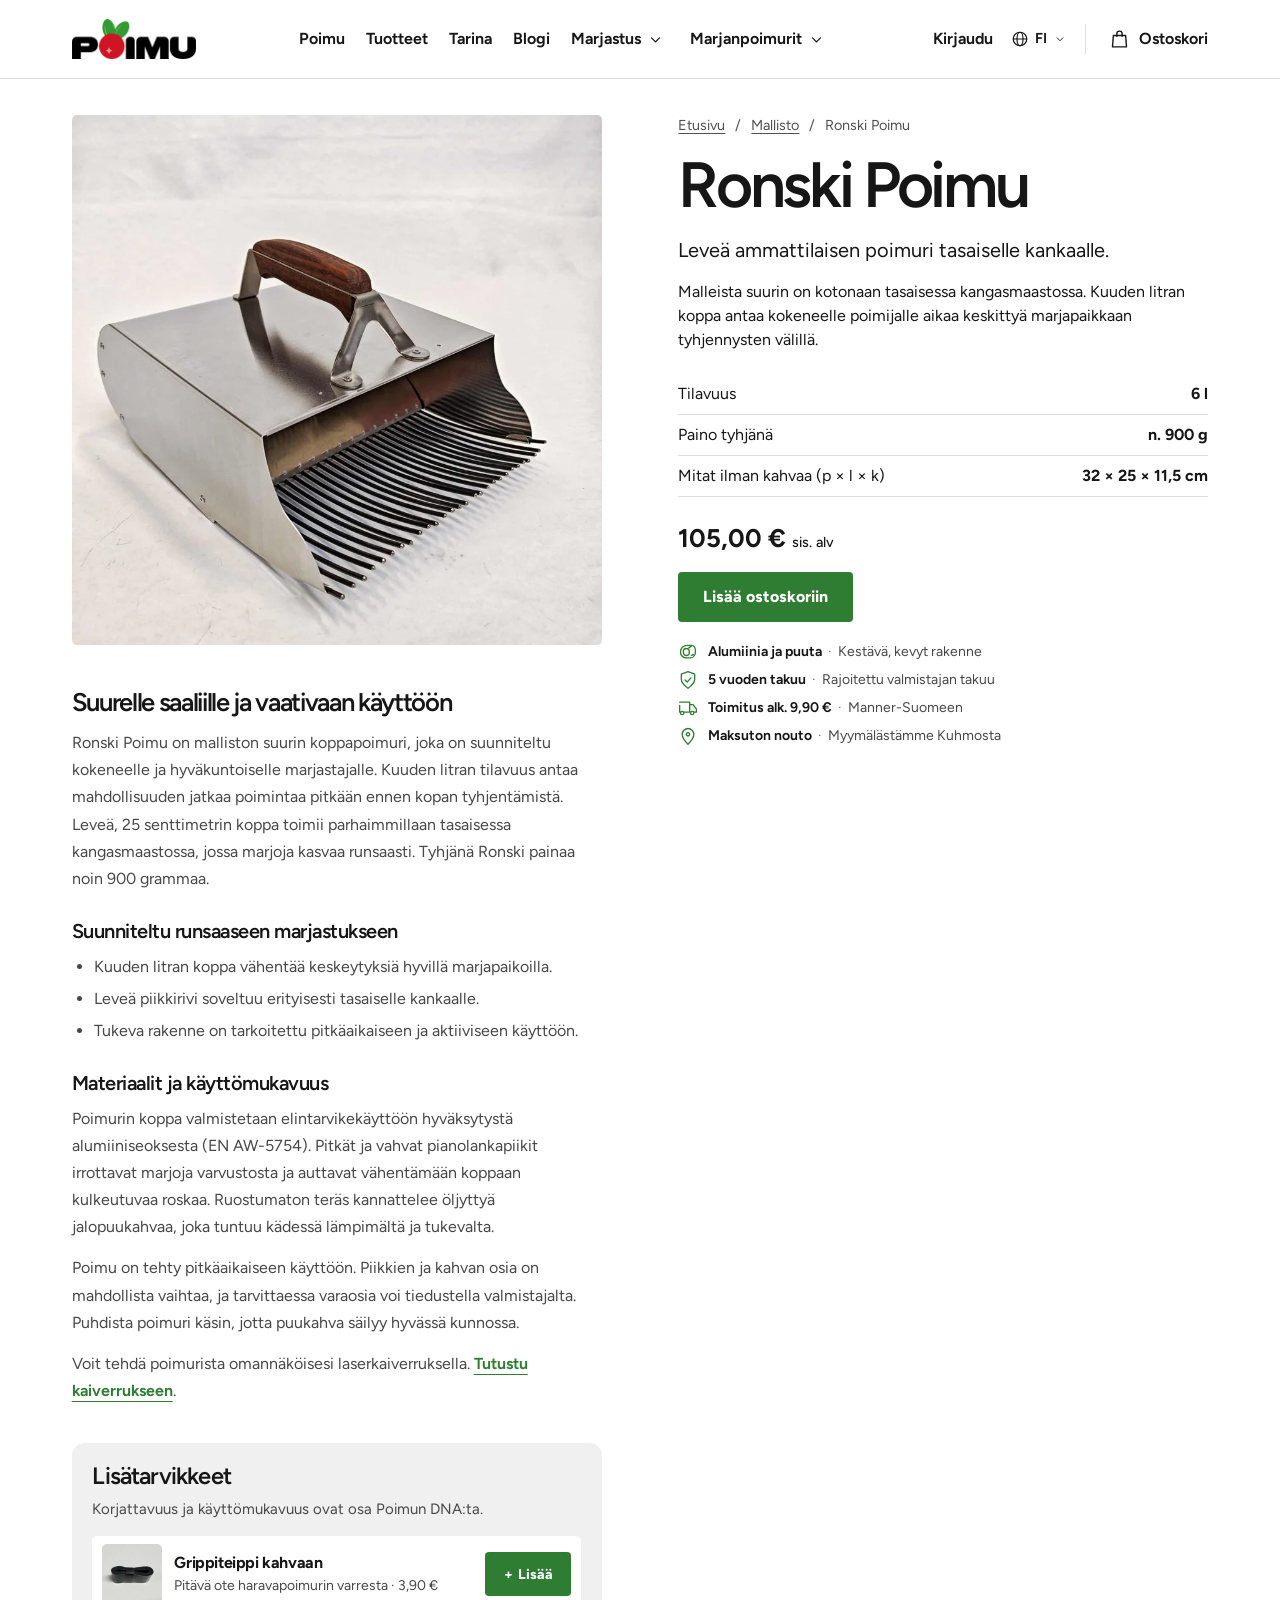
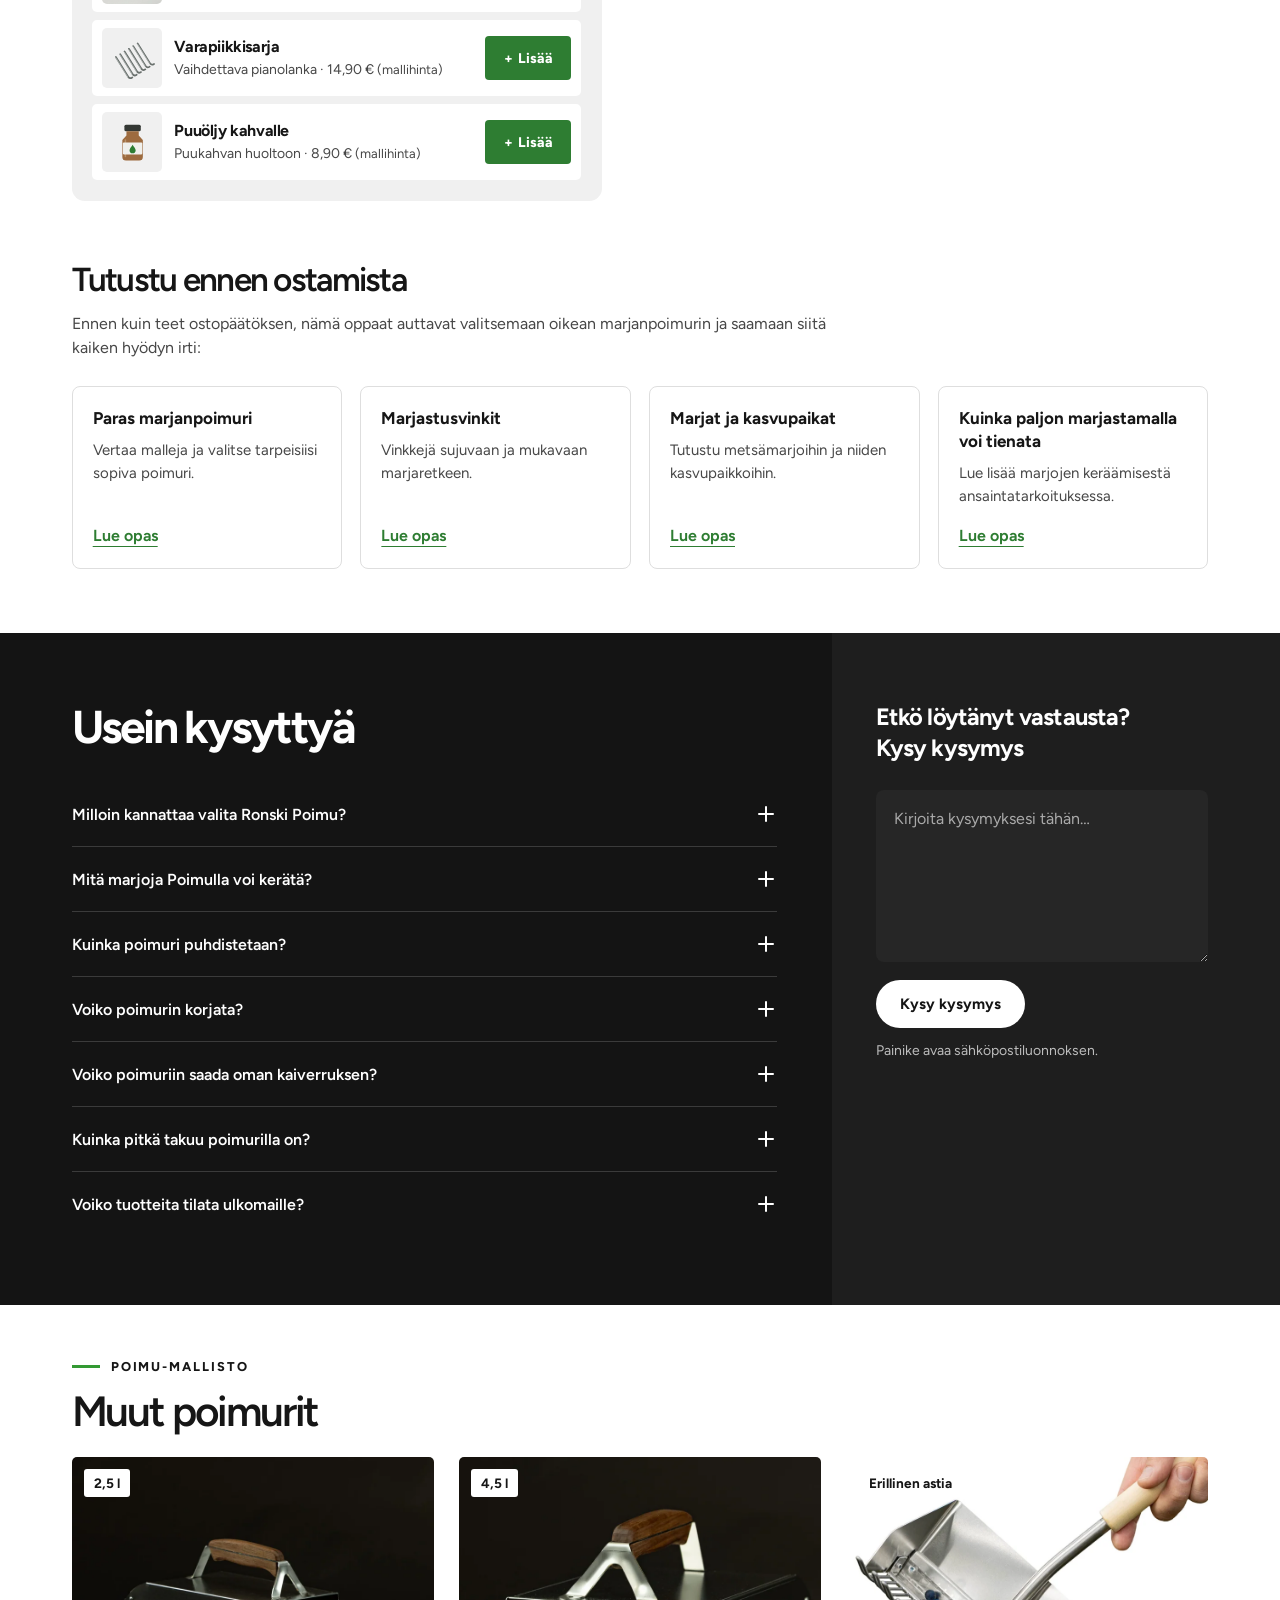
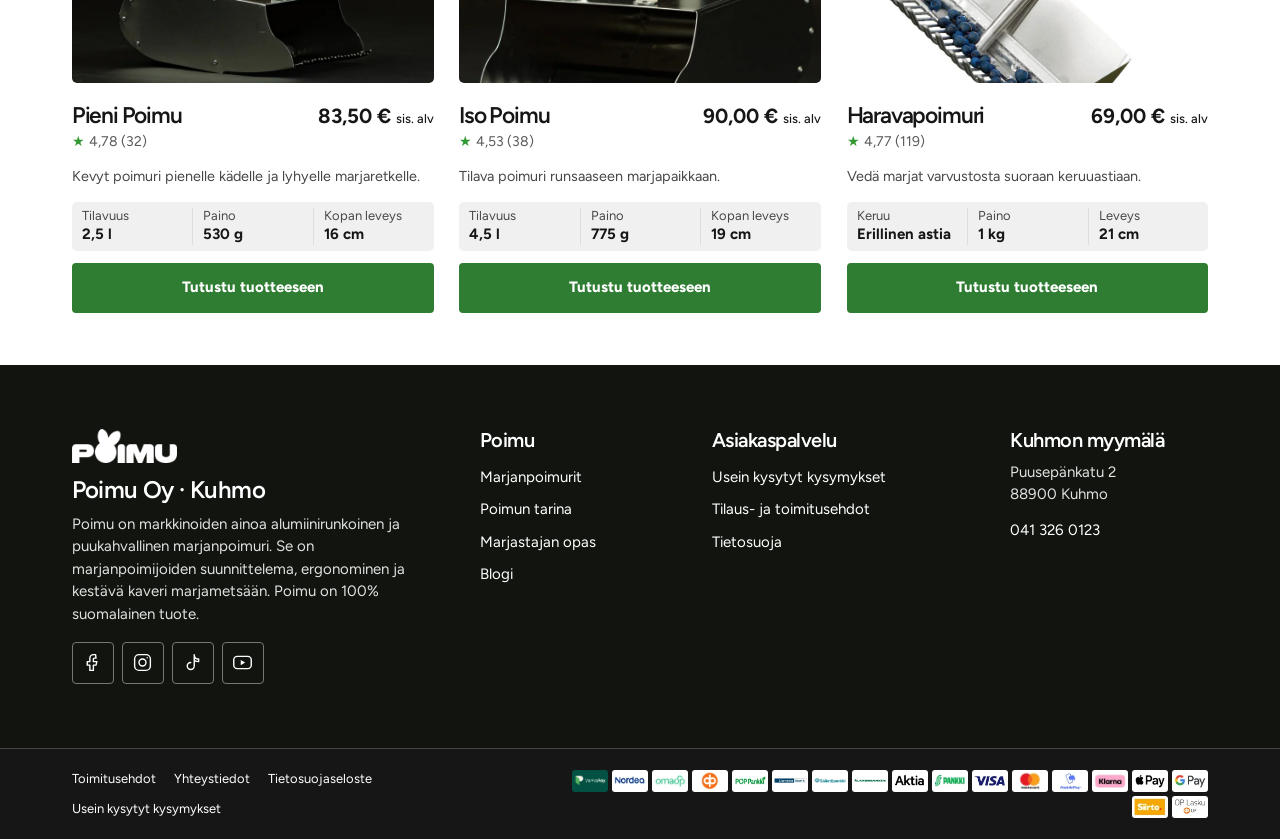
<file: ronski.html>
<!doctype html><html lang="fi"><head><meta charset="utf-8"><meta name="viewport" content="width=device-width,initial-scale=1"><meta name="description" content="Leveä ammattilaisen poimuri tasaiselle kankaalle."><title>Ronski Poimu | Poimu</title><link rel="stylesheet" href="style.css"><script defer src="main.js"></script><meta name="robots" content="noindex"></head><body><a class="skip" href="#sisalto">Siirry sisältöön</a>
 <header>
  <div class="shell top">
   <a class="logo" href="index.html" aria-label="Poimu – etusivu"><img src="assets/logo.webp" alt="Poimu" width="140" height="48"></a>
   <nav class="desktop" aria-label="Päävalikko"><a href="index.html">Poimu</a>
 <a href="index.html#mallisto">Tuotteet</a>
 <a href="tarina.html">Tarina</a>
 <a href="https://poimu.eu/blogi/">Blogi</a>
 <div class="nav-group">
  <a href="https://poimu.eu/marjastus/">Marjastus</a>
  <details class="nav-dropdown">
   <summary aria-label="Marjastus – alavalikko"><svg class="icon" aria-hidden="true" width="24" height="24" viewBox="0 0 24 24" fill="none" stroke="currentColor" stroke-width="1.6" stroke-linecap="round" stroke-linejoin="round"><path d="m7 10 5 5 5-5"/></svg></summary>
   <div><a href="https://poimu.eu/marjastus/marjastusvinkit/">Marjastusvinkit</a><a href="https://poimu.eu/marjastus/marjat/">Suomalaiset metsämarjat</a><a href="https://poimu.eu/marjastus/marjojen-sailytys/">Marjojen säilytys</a><a href="opas.html">Marjastus-opas</a></div>
  </details>
 </div>
 <div class="nav-group">
  <a href="https://poimu.eu/poimu-marjanpoimurit/">Marjanpoimurit</a>
  <details class="nav-dropdown">
   <summary aria-label="Marjanpoimurit – alavalikko"><svg class="icon" aria-hidden="true" width="24" height="24" viewBox="0 0 24 24" fill="none" stroke="currentColor" stroke-width="1.6" stroke-linecap="round" stroke-linejoin="round"><path d="m7 10 5 5 5-5"/></svg></summary>
   <div><a href="https://poimu.eu/poimu-marjanpoimurit/osta-marjanpoimuri/">Marjanpoimurin ostaminen</a><a href="https://poimu.eu/poimu-marjanpoimurit/paras-marjanpoimuri-nain-valitset-oikeasti-tehokkaan-ja-toimivan-vaihtoehdon/">Paras marjanpoimuri</a></div>
  </details>
 </div></nav>
   <div class="tools">
    <a class="login" href="https://poimu.eu/oma-tili/">Kirjaudu</a>
    <details class="language">
     <summary aria-label="Valitse kieli"><svg class="icon" aria-hidden="true" width="24" height="24" viewBox="0 0 24 24" fill="none" stroke="currentColor" stroke-width="1.6" stroke-linecap="round" stroke-linejoin="round"><circle cx="12" cy="12" r="9"/><ellipse cx="12" cy="12" rx="4" ry="9"/><path d="M3 12h18"/></svg> FI <svg class="icon" aria-hidden="true" width="24" height="24" viewBox="0 0 24 24" fill="none" stroke="currentColor" stroke-width="1.6" stroke-linecap="round" stroke-linejoin="round"><path d="m7 10 5 5 5-5"/></svg></summary>
     <div><a lang="fi" href="index.html">Suomi</a><a lang="en" href="https://poimu.eu/en/">English</a><a lang="sv" href="https://poimu.eu/sv/">Svenska</a></div>
    </details>
    <a class="bag" href="https://poimu.eu/ostoskori/" aria-label="Ostoskori"><svg class="icon" aria-hidden="true" width="24" height="24" viewBox="0 0 24 24" fill="none" stroke="currentColor" stroke-width="1.6" stroke-linecap="round" stroke-linejoin="round"><path d="M5 8h14l1 13H4L5 8Z"/><path d="M9 9V6a3 3 0 0 1 6 0v3"/></svg><span>Ostoskori</span></a>
    <button id="menubtn" aria-label="Avaa valikko" aria-expanded="false" aria-controls="mobilenav"><svg class="icon" aria-hidden="true" width="24" height="24" viewBox="0 0 24 24" fill="none" stroke="currentColor" stroke-width="1.6" stroke-linecap="round" stroke-linejoin="round"><path d="M3 6h18M3 12h18M3 18h18"/></svg></button>
   </div>
  </div>
  <nav id="mobilenav" aria-label="Mobiilivalikko" hidden><a href="index.html">Poimu</a>
 <a href="index.html#mallisto">Tuotteet</a>
 <a href="tarina.html">Tarina</a>
 <a href="https://poimu.eu/blogi/">Blogi</a>
 <div class="nav-group">
  <a href="https://poimu.eu/marjastus/">Marjastus</a>
  <details class="nav-dropdown">
   <summary aria-label="Marjastus – alavalikko"><svg class="icon" aria-hidden="true" width="24" height="24" viewBox="0 0 24 24" fill="none" stroke="currentColor" stroke-width="1.6" stroke-linecap="round" stroke-linejoin="round"><path d="m7 10 5 5 5-5"/></svg></summary>
   <div><a href="https://poimu.eu/marjastus/marjastusvinkit/">Marjastusvinkit</a><a href="https://poimu.eu/marjastus/marjat/">Suomalaiset metsämarjat</a><a href="https://poimu.eu/marjastus/marjojen-sailytys/">Marjojen säilytys</a><a href="opas.html">Marjastus-opas</a></div>
  </details>
 </div>
 <div class="nav-group">
  <a href="https://poimu.eu/poimu-marjanpoimurit/">Marjanpoimurit</a>
  <details class="nav-dropdown">
   <summary aria-label="Marjanpoimurit – alavalikko"><svg class="icon" aria-hidden="true" width="24" height="24" viewBox="0 0 24 24" fill="none" stroke="currentColor" stroke-width="1.6" stroke-linecap="round" stroke-linejoin="round"><path d="m7 10 5 5 5-5"/></svg></summary>
   <div><a href="https://poimu.eu/poimu-marjanpoimurit/osta-marjanpoimuri/">Marjanpoimurin ostaminen</a><a href="https://poimu.eu/poimu-marjanpoimurit/paras-marjanpoimuri-nain-valitset-oikeasti-tehokkaan-ja-toimivan-vaihtoehdon/">Paras marjanpoimuri</a></div>
  </details>
 </div><a class="login" href="https://poimu.eu/oma-tili/">Kirjaudu</a></nav>
 </header><main id="sisalto"><section class="shell detailgrid">
  <div class="detail-media"><img src="assets/ronski.webp" alt="Ronski Poimu" class="bigproduct" loading="lazy"></div>
  <div class="detail-summary">
   <nav class="crumb" aria-label="Murupolku"><a href="index.html">Etusivu</a> <span>/</span> <a href="index.html#mallisto">Mallisto</a> <span>/</span> <span aria-current="page">Ronski Poimu</span></nav>
   <h1>Ronski Poimu</h1>
   <p class="lead">Leveä ammattilaisen poimuri tasaiselle kankaalle.</p>
   <p>Malleista suurin on kotonaan tasaisessa kangasmaastossa. Kuuden litran koppa antaa kokeneelle poimijalle aikaa keskittyä marjapaikkaan tyhjennysten välillä.</p>
   <dl class="specs"><div><dt>Tilavuus</dt><dd>6 l</dd></div><div><dt>Paino tyhjänä</dt><dd>n. 900 g</dd></div><div><dt>Mitat ilman kahvaa (p × l × k)</dt><dd>32 × 25 × 11,5 cm</dd></div></dl>
   <div class="detailprice">105,00 € <small>sis. alv</small></div>
   <a class="btn" href="https://poimu.eu/marjanpoimuri-ronski-poimu/" aria-label="Lisää ostoskoriin – siirry Poimun verkkokauppaan">Lisää ostoskoriin</a>
   <ul class="detail-trust" aria-label="Poimun edut"><li><svg class="icon" aria-hidden="true" width="24" height="24" viewBox="0 0 24 24" fill="none" stroke="currentColor" stroke-width="1.6" stroke-linecap="round" stroke-linejoin="round"><path d="M3 12c0-5 4-8 8-8h5c3 0 5 3 5 7s-2 8-6 8h-5c-4 0-7-3-7-7Z"/><ellipse cx="10" cy="12" rx="3.6" ry="4.2"/><path d="M16 5l-3 2m6 8-3 1"/></svg><p><strong>Alumiinia ja puuta</strong><span class="detail-trust-separator" aria-hidden="true">·</span><span>Kestävä, kevyt rakenne</span></p></li><li><svg class="icon" aria-hidden="true" width="24" height="24" viewBox="0 0 24 24" fill="none" stroke="currentColor" stroke-width="1.6" stroke-linecap="round" stroke-linejoin="round"><path d="m12 2 8 3v6c0 5-4 8-8 11-4-3-8-6-8-11V5z"/><path d="m8.5 12 2.5 2.5 4.5-5"/></svg><p><strong>5 vuoden takuu</strong><span class="detail-trust-separator" aria-hidden="true">·</span><span>Rajoitettu valmistajan takuu</span></p></li><li><svg class="icon" aria-hidden="true" width="24" height="24" viewBox="0 0 24 24" fill="none" stroke="currentColor" stroke-width="1.6" stroke-linecap="round" stroke-linejoin="round"><path d="M2 5h12v12H7m7-9h4l4 5v4h-3m-5 0h1M2 9v8h1"/><circle cx="5" cy="18" r="2"/><circle cx="17" cy="18" r="2"/></svg><p><strong>Toimitus alk. 9,90 €</strong><span class="detail-trust-separator" aria-hidden="true">·</span><span>Manner-Suomeen</span></p></li><li><svg class="icon" aria-hidden="true" width="24" height="24" viewBox="0 0 24 24" fill="none" stroke="currentColor" stroke-width="1.6" stroke-linecap="round" stroke-linejoin="round"><path d="M19 10c0 5-7 12-7 12s-7-7-7-12a7 7 0 1 1 14 0Z"/><circle cx="12" cy="10" r="2"/></svg><p><strong>Maksuton nouto</strong><span class="detail-trust-separator" aria-hidden="true">·</span><span>Myymälästämme Kuhmosta</span></p></li></ul>
  </div>
  <div class="detail-content"><section class="detail-description" aria-labelledby="description-heading">
  <div class="detail-description-copy"><h2 id="description-heading">Suurelle saaliille ja vaativaan käyttöön</h2><p>Ronski Poimu on malliston suurin koppapoimuri, joka on suunniteltu kokeneelle ja hyväkuntoiselle marjastajalle. Kuuden litran tilavuus antaa mahdollisuuden jatkaa poimintaa pitkään ennen kopan tyhjentämistä. Leveä, 25 senttimetrin koppa toimii parhaimmillaan tasaisessa kangasmaastossa, jossa marjoja kasvaa runsaasti. Tyhjänä Ronski painaa noin 900 grammaa.</p>
  <h3>Suunniteltu runsaaseen marjastukseen</h3><ul><li>Kuuden litran koppa vähentää keskeytyksiä hyvillä marjapaikoilla.</li><li>Leveä piikkirivi soveltuu erityisesti tasaiselle kankaalle.</li><li>Tukeva rakenne on tarkoitettu pitkäaikaiseen ja aktiiviseen käyttöön.</li></ul><h3>Materiaalit ja käyttömukavuus</h3>
   <p>Poimurin koppa valmistetaan elintarvikekäyttöön hyväksytystä alumiiniseoksesta (EN AW-5754). Pitkät ja vahvat pianolankapiikit irrottavat marjoja varvustosta ja auttavat vähentämään koppaan kulkeutuvaa roskaa. Ruostumaton teräs kannattelee öljyttyä jalopuukahvaa, joka tuntuu kädessä lämpimältä ja tukevalta.</p>
   <p>Poimu on tehty pitkäaikaiseen käyttöön. Piikkien ja kahvan osia on mahdollista vaihtaa, ja tarvittaessa varaosia voi tiedustella valmistajalta. Puhdista poimuri käsin, jotta puukahva säilyy hyvässä kunnossa.</p><p>Voit tehdä poimurista omannäköisesi laserkaiverruksella. <a class="textlink" href="kaiverrus.html">Tutustu kaiverrukseen</a>.</p></div>
 </section><section class="upsell-panel" aria-labelledby="upsell-heading">
  <h2 id="upsell-heading">Lisätarvikkeet</h2><p class="upsell-intro">Korjattavuus ja käyttömukavuus ovat osa Poimun DNA:ta.</p>
  <div class="upsell-grid"><article class="upsell-card">
  <div class="upsell-thumb"><img src="assets/grippiteippi.webp" alt="" class="" loading="lazy"></div>
  <div class="upsell-card-copy"><h3><a href="grippiteippi.html">Grippiteippi kahvaan</a></h3><p>Pitävä ote haravapoimurin varresta <span aria-hidden="true">·</span> <span class="upsell-price">3,90 €</span></p></div>
  <button class="btn upsell-add" type="button" aria-pressed="false" aria-label="Valitse Grippiteippi kahvaan" data-accessory="grip" data-name="Grippiteippi kahvaan" data-price="390"><span aria-hidden="true">+</span> Lisää</button>
 </article><article class="upsell-card">
  <div class="upsell-thumb upsell-thumb-example" role="img" aria-label="Havainnekuva"><svg viewBox="0 0 96 96" aria-hidden="true" focusable="false" fill="none">
   <g transform="rotate(-32 48 48)" stroke-linecap="round">
    <g stroke="#69706d" stroke-width="3.4"><path d="M22 28v46q0 5 6 5"/><path d="M32 28v46q0 5 6 5"/><path d="M42 28v46q0 5 6 5"/><path d="M52 28v46q0 5 6 5"/><path d="M62 28v46q0 5 6 5"/><path d="M72 28v46q0 5 6 5"/></g>
    <g stroke="#d5d8d6" stroke-width="1"><path d="M21 29v44"/><path d="M31 29v44"/><path d="M41 29v44"/><path d="M51 29v44"/><path d="M61 29v44"/><path d="M71 29v44"/></g>
   </g></svg></div>
  <div class="upsell-card-copy"><h3>Varapiikkisarja</h3><p>Vaihdettava pianolanka <span aria-hidden="true">·</span> <span class="upsell-price">14,90 €</span> <span class="upsell-example">(mallihinta)</span></p></div>
  <button class="btn upsell-add" type="button" aria-pressed="false" aria-label="Valitse Varapiikkisarja" data-accessory="spikes" data-name="Varapiikkisarja" data-price="1490"><span aria-hidden="true">+</span> Lisää</button>
 </article><article class="upsell-card">
  <div class="upsell-thumb upsell-thumb-example" role="img" aria-label="Havainnekuva"><svg viewBox="0 0 96 96" aria-hidden="true" focusable="false">
    <rect x="32" y="13" width="32" height="13" rx="3" fill="#343834"/><path d="M36 26h24v8l8 9v33a7 7 0 0 1-7 7H35a7 7 0 0 1-7-7V43l8-9Z" fill="#9d6b3f"/>
    <path d="M34 43v32" stroke="#b99167" stroke-width="3" stroke-linecap="round"/><rect x="29" y="48" width="38" height="23" rx="2" fill="#f0f0ec"/>
    <path d="M48 52c-2 4-6 7-6 11a6 6 0 0 0 12 0c0-4-4-7-6-11Z" fill="#2e7d32"/>
   </svg></div>
  <div class="upsell-card-copy"><h3>Puuöljy kahvalle</h3><p>Puukahvan huoltoon <span aria-hidden="true">·</span> <span class="upsell-price">8,90 €</span> <span class="upsell-example">(mallihinta)</span></p></div>
  <button class="btn upsell-add" type="button" aria-pressed="false" aria-label="Valitse Puuöljy kahvalle" data-accessory="oil" data-name="Puuöljy kahvalle" data-price="890"><span aria-hidden="true">+</span> Lisää</button>
 </article></div>
  <p class="upsell-selection" role="status" aria-live="polite"></p>
 </section></div>
 </section><div class="shell detail-guides"><section class="purchase-guides" aria-labelledby="purchase-guides-heading">
  <h2 id="purchase-guides-heading">Tutustu ennen ostamista</h2>
  <p>Ennen kuin teet ostopäätöksen, nämä oppaat auttavat valitsemaan oikean marjanpoimurin ja saamaan siitä kaiken hyödyn irti:</p>
  <ul class="purchase-guide-grid"><li><a href="https://poimu.eu/poimu-marjanpoimurit/paras-marjanpoimuri-nain-valitset-oikeasti-tehokkaan-ja-toimivan-vaihtoehdon/"><strong>Paras marjanpoimuri</strong><span>Vertaa malleja ja valitse tarpeisiisi sopiva poimuri.</span><span class="textlink">Lue opas</span></a></li><li><a href="https://poimu.eu/marjastus/marjastusvinkit/"><strong>Marjastusvinkit</strong><span>Vinkkejä sujuvaan ja mukavaan marjaretkeen.</span><span class="textlink">Lue opas</span></a></li><li><a href="https://poimu.eu/marjastus/marjat/"><strong>Marjat ja kasvupaikat</strong><span>Tutustu metsämarjoihin ja niiden kasvupaikkoihin.</span><span class="textlink">Lue opas</span></a></li><li><a href="https://poimu.eu/marjastus/marjastusvinkit/marjastusvinki-kuinka-paljon-marjastamalla-voi-tienata/"><strong>Kuinka paljon marjastamalla voi tienata</strong><span>Lue lisää marjojen keräämisestä ansaintatarkoituksessa.</span><span class="textlink">Lue opas</span></a></li></ul>
 </section></div><section class="product-faq" aria-labelledby="faq-heading">
  <div class="faq-questions">
   <h2 id="faq-heading">Usein kysyttyä</h2>
   <div class="faq-list"><details class="faq-item"><summary><span>Milloin kannattaa valita Ronski Poimu?</span><span class="faq-toggle" aria-hidden="true"></span></summary><div class="faq-answer"><p>Ronski sopii suurten marjamäärien keräämiseen erityisesti tasaisilla kangasmailla. Kopan tilavuus on 6 litraa ja tyhjäpaino noin 900 grammaa.</p></div></details><details class="faq-item"><summary><span>Mitä marjoja Poimulla voi kerätä?</span><span class="faq-toggle" aria-hidden="true"></span></summary><div class="faq-answer"><p>Poimu soveltuu suomalaisille metsämarjoille, kuten mustikalle ja puolukalle. Sopiva malli riippuu maastosta, marjalajista ja omasta poimintatavasta.</p></div></details><details class="faq-item"><summary><span>Kuinka poimuri puhdistetaan?</span><span class="faq-toggle" aria-hidden="true"></span></summary><div class="faq-answer"><p>Pese poimuri käsin vedellä ja tavallisella astianpesuaineella. Puukahvan takia sitä ei pidä laittaa astianpesukoneeseen.</p></div></details><details class="faq-item"><summary><span>Voiko poimurin korjata?</span><span class="faq-toggle" aria-hidden="true"></span></summary><div class="faq-answer"><p>Piikit ja kahvan osat voidaan vaihtaa. Jos poimuri vaurioituu, Poimun asiakaspalvelusta voi kysyä korjausohjeita ja varaosia.</p></div></details><details class="faq-item"><summary><span>Voiko poimuriin saada oman kaiverruksen?</span><span class="faq-toggle" aria-hidden="true"></span></summary><div class="faq-answer"><p>Kyllä. Lisää kaiverrus tilaukseen ja ilmoita haluamasi teksti tai logo verkkokaupan tilausohjeiden mukaisesti. <a class="textlink" href="kaiverrus.html">Tutustu kaiverrukseen</a>.</p></div></details><details class="faq-item"><summary><span>Kuinka pitkä takuu poimurilla on?</span><span class="faq-toggle" aria-hidden="true"></span></summary><div class="faq-answer"><p>Valmistajan takuu on viisi vuotta koppamallisille Poimuille. <a class="textlink" href="https://poimu.eu/tilaus-ja-toimitusehdot/">Tutustu takuuehtoihin</a>.</p></div></details><details class="faq-item"><summary><span>Voiko tuotteita tilata ulkomaille?</span><span class="faq-toggle" aria-hidden="true"></span></summary><div class="faq-answer"><p>Kyllä. Poimun asiakaspalvelusta voi tiedustella toimitustapaa ja toimituskuluja ulkomaille.</p></div></details></div>
  </div>
  <div class="faq-contact">
   <h3 id="faq-contact-heading">Etkö löytänyt vastausta?<br>Kysy kysymys</h3>
   <form class="faq-form" action="mailto:info@poimu.eu" method="post" enctype="text/plain" aria-labelledby="faq-contact-heading" data-product="Ronski Poimu">
    <label class="sr" for="faq-question">Kysymyksesi</label>
    <textarea id="faq-question" name="question" rows="5" maxlength="1500" placeholder="Kirjoita kysymyksesi tähän…" required></textarea>
    <button class="faq-submit" type="submit">Kysy kysymys</button>
    <p class="faq-form-note">Painike avaa sähköpostiluonnoksen.</p>
    <p class="faq-form-status" role="status"></p>
    <noscript><p>Voit lähettää kysymyksesi osoitteeseen <a href="mailto:info@poimu.eu">info@poimu.eu</a>.</p></noscript>
   </form>
  </div>
 </section><section class="shell block"><p class="kicker"><i></i>Poimu-mallisto</p><h2>Muut poimurit</h2><div class="products related"><article class="product" data-group="koppa">
  <a class="productphoto" href="pieni.html" aria-label="Tutustu tuotteeseen Pieni Poimu"><img src="assets/pieni.webp" alt="Pieni Poimu" class="" loading="lazy"><span class="spec">2,5 l</span></a>
  <div class="producttitle">
   <div class="product-name">
    <h3><a href="pieni.html">Pieni Poimu</a></h3>
    <a class="product-rating" href="https://poimu.eu/marjanpoimuri-pieni-poimu/#reviews" aria-label="Pieni Poimu: 4,78 / 5, 32 arvostelua">
     <span aria-hidden="true">★</span> 4,78 (32)
    </a>
   </div>
   <div class="price">83,50 € <small>sis. alv</small></div>
  </div>
  <p class="product-description">Kevyt poimuri pienelle kädelle ja lyhyelle marjaretkelle.</p>
<dl class="card-specs"><div><dt>Tilavuus</dt><dd>2,5 l</dd></div><div><dt>Paino</dt><dd>530 g</dd></div><div><dt>Kopan leveys</dt><dd>16 cm</dd></div></dl>
  <a class="btn product-button" href="pieni.html">Tutustu tuotteeseen<span class="sr"> Pieni Poimu</span></a>
 </article><article class="product" data-group="koppa">
  <a class="productphoto" href="iso.html" aria-label="Tutustu tuotteeseen Iso Poimu"><img src="assets/iso.webp" alt="Iso Poimu" class="" loading="lazy"><span class="spec">4,5 l</span></a>
  <div class="producttitle">
   <div class="product-name">
    <h3><a href="iso.html">Iso Poimu</a></h3>
    <a class="product-rating" href="https://poimu.eu/marjanpoimuri-iso-poimu/#reviews" aria-label="Iso Poimu: 4,53 / 5, 38 arvostelua">
     <span aria-hidden="true">★</span> 4,53 (38)
    </a>
   </div>
   <div class="price">90,00 € <small>sis. alv</small></div>
  </div>
  <p class="product-description">Tilava poimuri runsaaseen marjapaikkaan.</p>
<dl class="card-specs"><div><dt>Tilavuus</dt><dd>4,5 l</dd></div><div><dt>Paino</dt><dd>775 g</dd></div><div><dt>Kopan leveys</dt><dd>19 cm</dd></div></dl>
  <a class="btn product-button" href="iso.html">Tutustu tuotteeseen<span class="sr"> Iso Poimu</span></a>
 </article><article class="product" data-group="harava">
  <a class="productphoto" href="harava.html" aria-label="Tutustu tuotteeseen Haravapoimuri"><img src="assets/harava.webp" alt="Haravapoimuri" class="" loading="lazy"><span class="spec">Erillinen astia</span></a>
  <div class="producttitle">
   <div class="product-name">
    <h3><a href="harava.html">Haravapoimuri</a></h3>
    <a class="product-rating" href="https://poimu.eu/haravapoimuri-poimu/#reviews" aria-label="Haravapoimuri: 4,77 / 5, 119 arvostelua">
     <span aria-hidden="true">★</span> 4,77 (119)
    </a>
   </div>
   <div class="price">69,00 € <small>sis. alv</small></div>
  </div>
  <p class="product-description">Vedä marjat varvustosta suoraan keruuastiaan.</p>
<dl class="card-specs"><div><dt>Keruu</dt><dd>Erillinen astia</dd></div><div><dt>Paino</dt><dd>1 kg</dd></div><div><dt>Leveys</dt><dd>21 cm</dd></div></dl>
  <a class="btn product-button" href="harava.html">Tutustu tuotteeseen<span class="sr"> Haravapoimuri</span></a>
 </article></div></section></main><footer><div class="shell foot">
  <div class="foot-brand">
   <a href="index.html" class="logo" aria-label="Poimu – etusivu"><img src="assets/logo.webp" alt="Poimu" width="120" height="42" loading="lazy"></a>
   <h3 class="foot-company">Poimu Oy · Kuhmo</h3>
   <p>Poimu on markkinoiden ainoa alumiinirunkoinen ja puukahvallinen marjanpoimuri. Se on marjanpoimijoiden suunnittelema, ergonominen ja kestävä kaveri marjametsään. Poimu on 100% suomalainen tuote.</p>
   <div class="social-links"><a href="https://www.facebook.com/people/Poimu-Marjapoimuri/" aria-label="Poimu – Facebook"><svg class="icon" aria-hidden="true" width="24" height="24" viewBox="0 0 24 24" fill="none" stroke="currentColor" stroke-width="1.6" stroke-linecap="round" stroke-linejoin="round"><path d="M15.5 3H13a4 4 0 0 0-4 4v4H6v4h3v6h4v-6h3l1-4h-4V8a1 1 0 0 1 1-1h2z"/></svg></a><a href="https://www.instagram.com/poimu_marjapoimuri/" aria-label="Poimu – Instagram"><svg class="icon" aria-hidden="true" width="24" height="24" viewBox="0 0 24 24" fill="none" stroke="currentColor" stroke-width="1.6" stroke-linecap="round" stroke-linejoin="round"><rect x="3" y="3" width="18" height="18" rx="5"/><circle cx="12" cy="12" r="4"/><circle cx="17.4" cy="6.6" r=".8" fill="currentColor" stroke="none"/></svg></a><a href="https://www.tiktok.com/@poimu_marjanpoimuri/" aria-label="Poimu – TikTok"><svg class="icon" aria-hidden="true" width="24" height="24" viewBox="0 0 24 24" fill="none" stroke="currentColor" stroke-width="1.6" stroke-linecap="round" stroke-linejoin="round"><path d="M14 3v13a4 4 0 1 1-4-4m4-9c0 3 2 5 5 5m0 0v3c-2 0-3.5-.5-5-1.5"/></svg></a><a href="https://www.youtube.com/@Poimu-marjanpoimuri" aria-label="Poimu – YouTube"><svg class="icon" aria-hidden="true" width="24" height="24" viewBox="0 0 24 24" fill="none" stroke="currentColor" stroke-width="1.6" stroke-linecap="round" stroke-linejoin="round"><rect x="2" y="5" width="20" height="14" rx="4"/><path d="m10 9 5 3-5 3z" fill="currentColor" stroke="none"/></svg></a></div>
  </div>
  <div><h3>Poimu</h3><a href="index.html#mallisto">Marjanpoimurit</a><a href="tarina.html">Poimun tarina</a><a href="opas.html">Marjastajan opas</a><a href="https://poimu.eu/blogi/">Blogi</a></div>
  <div><h3>Asiakaspalvelu</h3><a href="https://poimu.eu/usein-kysytyt-kysymykset/">Usein kysytyt kysymykset</a><a href="https://poimu.eu/tilaus-ja-toimitusehdot/">Tilaus- ja toimitusehdot</a><a href="https://poimu.eu/rekisteri-ja-tietosuojaseloste/">Tietosuoja</a></div>
  <div id="yhteystiedot"><h3>Kuhmon myymälä</h3><p>Puusepänkatu 2<br>88900 Kuhmo</p><a href="tel:+358413260123">041 326 0123</a></div>
 </div>
 <div class="footer-bottom">
  <div class="shell footer-bottom-inner">
   <nav class="footer-legal" aria-label="Yrityksen tiedot ja ehdot">
    <a href="https://poimu.eu/tilaus-ja-toimitusehdot/">Toimitusehdot</a>
    <a href="#yhteystiedot">Yhteystiedot</a>
    <a href="https://poimu.eu/rekisteri-ja-tietosuojaseloste/">Tietosuojaseloste</a>
    <a href="https://poimu.eu/usein-kysytyt-kysymykset/">Usein kysytyt kysymykset</a>
   </nav>
   <ul class="payment-icons" aria-label="Maksutavat"><li class="payment-icon payment-icon-visma"><span class="payment-mark" role="img" aria-label="Visma Pay" style="--mark-width:32.000px;--mark-height:11.520px;--sheet-width:338.176px;--sheet-height:16.640px;--mark-x:-3.840px;--mark-y:-2.560px"></span></li><li class="payment-icon"><span class="payment-mark" role="img" aria-label="Nordea" style="--mark-width:32.000px;--mark-height:8.270px;--sheet-width:474.966px;--sheet-height:23.371px;--mark-x:-66.517px;--mark-y:-3.236px"></span></li><li class="payment-icon"><span class="payment-mark" role="img" aria-label="OmaSp" style="--mark-width:32.000px;--mark-height:12.108px;--sheet-width:571.243px;--sheet-height:28.108px;--mark-x:-80.865px;--mark-y:-14.270px"></span></li><li class="payment-icon"><span class="payment-mark" role="img" aria-label="OP" style="--mark-width:18.000px;--mark-height:18.000px;--sheet-width:540.409px;--sheet-height:26.591px;--mark-x:-117.000px;--mark-y:-4.909px"></span></li><li class="payment-icon"><span class="payment-mark" role="img" aria-label="POP Pankki" style="--mark-width:32.000px;--mark-height:8.157px;--sheet-width:414.431px;--sheet-height:20.392px;--mark-x:-108.235px;--mark-y:-1.882px"></span></li><li class="payment-icon"><span class="payment-mark" role="img" aria-label="Danske Bank" style="--mark-width:32.000px;--mark-height:5.647px;--sheet-width:414.431px;--sheet-height:20.392px;--mark-x:-107.922px;--mark-y:-11.922px"></span></li><li class="payment-icon"><span class="payment-mark" role="img" aria-label="Säästöpankki" style="--mark-width:32.000px;--mark-height:5.774px;--sheet-width:317.835px;--sheet-height:15.639px;--mark-x:-111.398px;--mark-y:-2.165px"></span></li><li class="payment-icon"><span class="payment-mark" role="img" aria-label="Ålandsbanken" style="--mark-width:32.000px;--mark-height:3.278px;--sheet-width:206.205px;--sheet-height:10.146px;--mark-x:-72.585px;--mark-y:-5.932px"></span></li><li class="payment-icon"><span class="payment-mark" role="img" aria-label="Aktia" style="--mark-width:32.000px;--mark-height:13.143px;--sheet-width:754.857px;--sheet-height:37.143px;--mark-x:-351.429px;--mark-y:-5.714px"></span></li><li class="payment-icon"><span class="payment-mark" role="img" aria-label="S-Pankki" style="--mark-width:32.000px;--mark-height:12.337px;--sheet-width:509.301px;--sheet-height:25.060px;--mark-x:-263.711px;--mark-y:-6.554px"></span></li><li class="payment-icon"><span class="payment-mark" role="img" aria-label="Visa" style="--mark-width:32.000px;--mark-height:13.639px;--sheet-width:692.984px;--sheet-height:34.098px;--mark-x:-408.131px;--mark-y:-9.967px"></span></li><li class="payment-icon"><span class="payment-mark" role="img" aria-label="Mastercard" style="--mark-width:22.263px;--mark-height:18.000px;--sheet-width:625.737px;--sheet-height:30.789px;--mark-x:-403.105px;--mark-y:-6.632px"></span></li><li class="payment-icon"><span class="payment-mark" role="img" aria-label="MobilePay" style="--mark-width:22.909px;--mark-height:18.000px;--sheet-width:540.409px;--sheet-height:26.591px;--mark-x:-371.864px;--mark-y:-4.091px"></span></li><li class="payment-icon"><span class="payment-mark" role="img" aria-label="Klarna" style="--mark-width:32.000px;--mark-height:14.027px;--sheet-width:579.068px;--sheet-height:28.493px;--mark-x:-427.397px;--mark-y:-7.452px"></span></li><li class="payment-icon"><span class="payment-mark" role="img" aria-label="Apple Pay" style="--mark-width:32.000px;--mark-height:14.545px;--sheet-width:768.582px;--sheet-height:37.818px;--mark-x:-616.145px;--mark-y:-11.636px"></span></li><li class="payment-icon"><span class="payment-mark" role="img" aria-label="Google Pay" style="--mark-width:32.000px;--mark-height:14.545px;--sheet-width:768.582px;--sheet-height:37.818px;--mark-x:-653.382px;--mark-y:-11.636px"></span></li><li class="payment-icon"><span class="payment-mark" role="img" aria-label="Siirto" style="--mark-width:32.000px;--mark-height:17.965px;--sheet-width:741.614px;--sheet-height:36.491px;--mark-x:-666.386px;--mark-y:-10.105px"></span></li><li class="payment-icon"><span class="payment-mark" role="img" aria-label="OP Lasku" style="--mark-width:32.000px;--mark-height:17.778px;--sheet-width:670.984px;--sheet-height:33.016px;--mark-x:-635.429px;--mark-y:-9.143px"></span></li></ul>
  </div>
 </div>
 </footer></body></html>
</file>
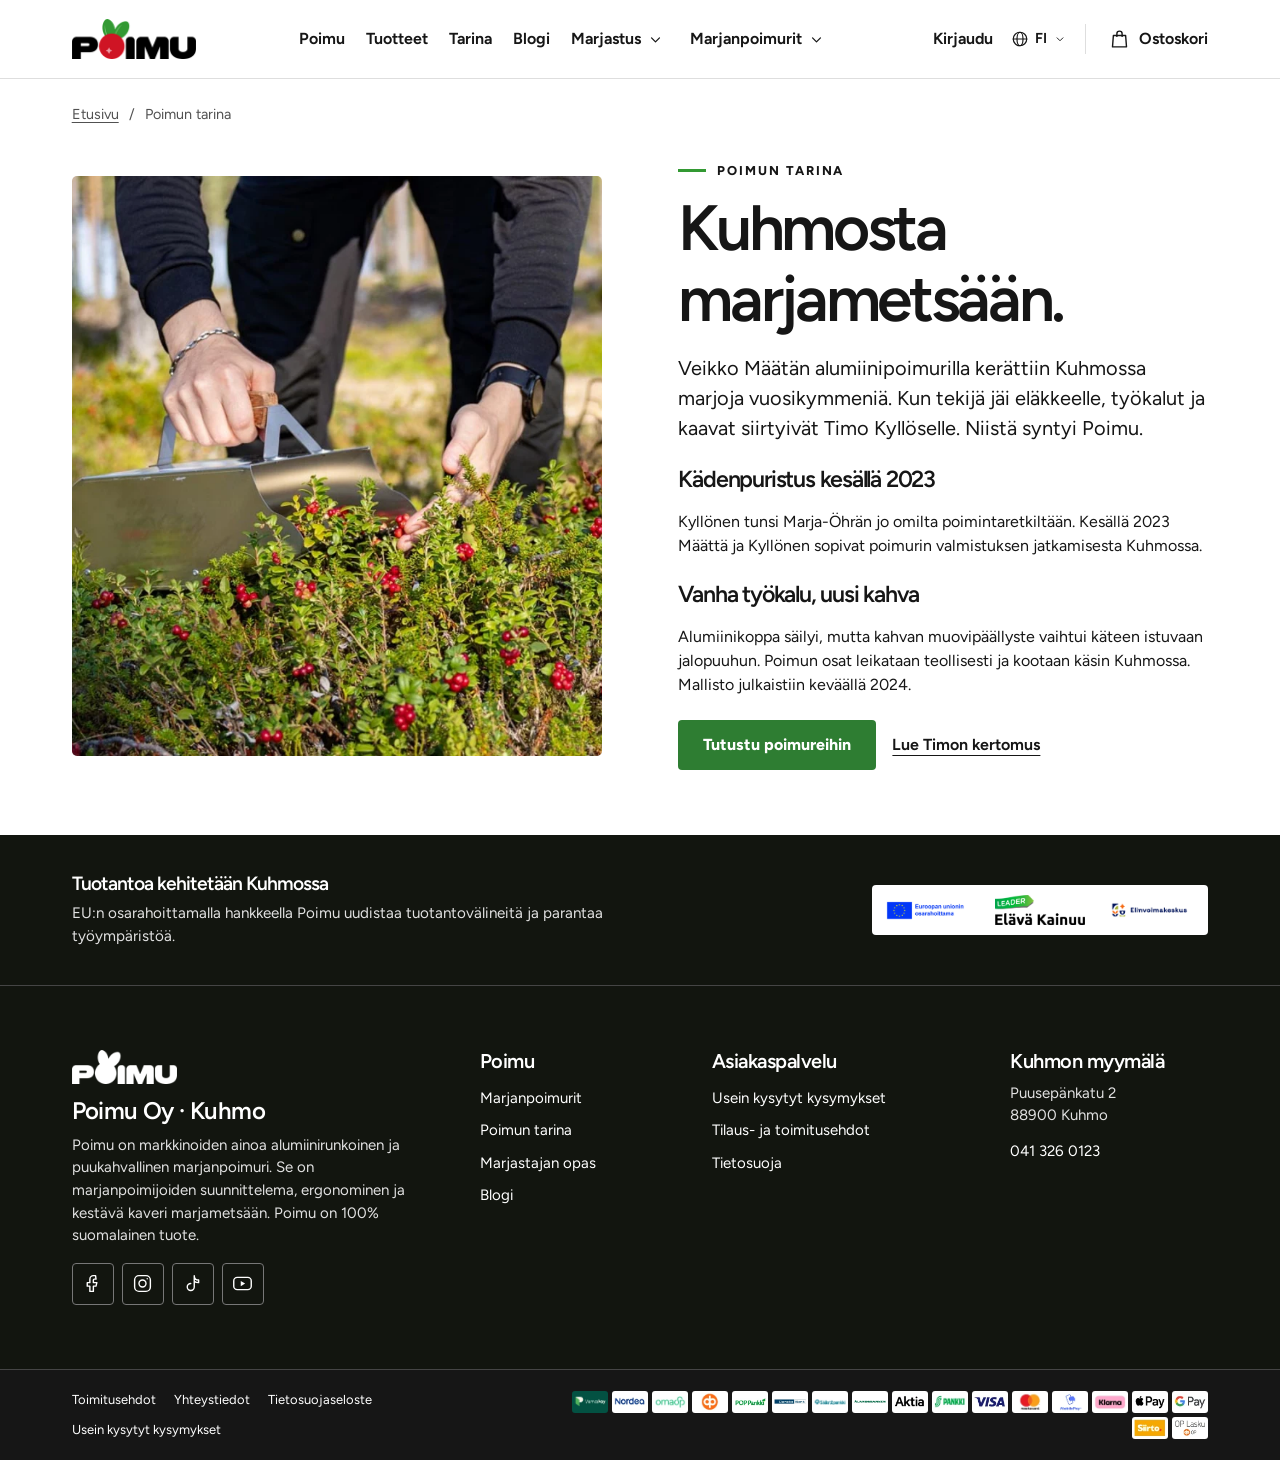
<file: tarina.html>
<!doctype html><html lang="fi"><head><meta charset="utf-8"><meta name="viewport" content="width=device-width,initial-scale=1"><meta name="description" content="Poimu jatkaa kuhmolaisen Marja-Öhrän poimuriperinnettä."><title>Poimun tarina | Poimu</title><link rel="stylesheet" href="style.css"><script defer src="main.js"></script><meta name="robots" content="noindex"></head><body><a class="skip" href="#sisalto">Siirry sisältöön</a>
 <header>
  <div class="shell top">
   <a class="logo" href="index.html" aria-label="Poimu – etusivu"><img src="assets/logo.webp" alt="Poimu" width="140" height="48"></a>
   <nav class="desktop" aria-label="Päävalikko"><a href="index.html">Poimu</a>
 <a href="index.html#mallisto">Tuotteet</a>
 <a href="tarina.html">Tarina</a>
 <a href="https://poimu.eu/blogi/">Blogi</a>
 <div class="nav-group">
  <a href="https://poimu.eu/marjastus/">Marjastus</a>
  <details class="nav-dropdown">
   <summary aria-label="Marjastus – alavalikko"><svg class="icon" aria-hidden="true" width="24" height="24" viewBox="0 0 24 24" fill="none" stroke="currentColor" stroke-width="1.6" stroke-linecap="round" stroke-linejoin="round"><path d="m7 10 5 5 5-5"/></svg></summary>
   <div><a href="https://poimu.eu/marjastus/marjastusvinkit/">Marjastusvinkit</a><a href="https://poimu.eu/marjastus/marjat/">Suomalaiset metsämarjat</a><a href="https://poimu.eu/marjastus/marjojen-sailytys/">Marjojen säilytys</a><a href="opas.html">Marjastus-opas</a></div>
  </details>
 </div>
 <div class="nav-group">
  <a href="https://poimu.eu/poimu-marjanpoimurit/">Marjanpoimurit</a>
  <details class="nav-dropdown">
   <summary aria-label="Marjanpoimurit – alavalikko"><svg class="icon" aria-hidden="true" width="24" height="24" viewBox="0 0 24 24" fill="none" stroke="currentColor" stroke-width="1.6" stroke-linecap="round" stroke-linejoin="round"><path d="m7 10 5 5 5-5"/></svg></summary>
   <div><a href="https://poimu.eu/poimu-marjanpoimurit/osta-marjanpoimuri/">Marjanpoimurin ostaminen</a><a href="https://poimu.eu/poimu-marjanpoimurit/paras-marjanpoimuri-nain-valitset-oikeasti-tehokkaan-ja-toimivan-vaihtoehdon/">Paras marjanpoimuri</a></div>
  </details>
 </div></nav>
   <div class="tools">
    <a class="login" href="https://poimu.eu/oma-tili/">Kirjaudu</a>
    <details class="language">
     <summary aria-label="Valitse kieli"><svg class="icon" aria-hidden="true" width="24" height="24" viewBox="0 0 24 24" fill="none" stroke="currentColor" stroke-width="1.6" stroke-linecap="round" stroke-linejoin="round"><circle cx="12" cy="12" r="9"/><ellipse cx="12" cy="12" rx="4" ry="9"/><path d="M3 12h18"/></svg> FI <svg class="icon" aria-hidden="true" width="24" height="24" viewBox="0 0 24 24" fill="none" stroke="currentColor" stroke-width="1.6" stroke-linecap="round" stroke-linejoin="round"><path d="m7 10 5 5 5-5"/></svg></summary>
     <div><a lang="fi" href="index.html">Suomi</a><a lang="en" href="https://poimu.eu/en/">English</a><a lang="sv" href="https://poimu.eu/sv/">Svenska</a></div>
    </details>
    <a class="bag" href="https://poimu.eu/ostoskori/" aria-label="Ostoskori"><svg class="icon" aria-hidden="true" width="24" height="24" viewBox="0 0 24 24" fill="none" stroke="currentColor" stroke-width="1.6" stroke-linecap="round" stroke-linejoin="round"><path d="M5 8h14l1 13H4L5 8Z"/><path d="M9 9V6a3 3 0 0 1 6 0v3"/></svg><span>Ostoskori</span></a>
    <button id="menubtn" aria-label="Avaa valikko" aria-expanded="false" aria-controls="mobilenav"><svg class="icon" aria-hidden="true" width="24" height="24" viewBox="0 0 24 24" fill="none" stroke="currentColor" stroke-width="1.6" stroke-linecap="round" stroke-linejoin="round"><path d="M3 6h18M3 12h18M3 18h18"/></svg></button>
   </div>
  </div>
  <nav id="mobilenav" aria-label="Mobiilivalikko" hidden><a href="index.html">Poimu</a>
 <a href="index.html#mallisto">Tuotteet</a>
 <a href="tarina.html">Tarina</a>
 <a href="https://poimu.eu/blogi/">Blogi</a>
 <div class="nav-group">
  <a href="https://poimu.eu/marjastus/">Marjastus</a>
  <details class="nav-dropdown">
   <summary aria-label="Marjastus – alavalikko"><svg class="icon" aria-hidden="true" width="24" height="24" viewBox="0 0 24 24" fill="none" stroke="currentColor" stroke-width="1.6" stroke-linecap="round" stroke-linejoin="round"><path d="m7 10 5 5 5-5"/></svg></summary>
   <div><a href="https://poimu.eu/marjastus/marjastusvinkit/">Marjastusvinkit</a><a href="https://poimu.eu/marjastus/marjat/">Suomalaiset metsämarjat</a><a href="https://poimu.eu/marjastus/marjojen-sailytys/">Marjojen säilytys</a><a href="opas.html">Marjastus-opas</a></div>
  </details>
 </div>
 <div class="nav-group">
  <a href="https://poimu.eu/poimu-marjanpoimurit/">Marjanpoimurit</a>
  <details class="nav-dropdown">
   <summary aria-label="Marjanpoimurit – alavalikko"><svg class="icon" aria-hidden="true" width="24" height="24" viewBox="0 0 24 24" fill="none" stroke="currentColor" stroke-width="1.6" stroke-linecap="round" stroke-linejoin="round"><path d="m7 10 5 5 5-5"/></svg></summary>
   <div><a href="https://poimu.eu/poimu-marjanpoimurit/osta-marjanpoimuri/">Marjanpoimurin ostaminen</a><a href="https://poimu.eu/poimu-marjanpoimurit/paras-marjanpoimuri-nain-valitset-oikeasti-tehokkaan-ja-toimivan-vaihtoehdon/">Paras marjanpoimuri</a></div>
  </details>
 </div><a class="login" href="https://poimu.eu/oma-tili/">Kirjaudu</a></nav>
 </header><main id="sisalto"><div class="shell"><nav class="crumb" aria-label="Murupolku"><a href="index.html">Etusivu</a> <span>/</span> Poimun tarina</nav><section class="storypage"><img src="assets/story.webp" alt="Poimun puukahva ja metallikoppa puolukkametsässä" class="" loading="lazy"><div><p class="kicker"><i></i>Poimun tarina</p><h1>Kuhmosta marjametsään.</h1><p class="lead">Veikko Määtän alumiinipoimurilla kerättiin Kuhmossa marjoja vuosikymmeniä. Kun tekijä jäi eläkkeelle, työkalut ja kaavat siirtyivät Timo Kyllöselle. Niistä syntyi Poimu.</p><h2>Kädenpuristus kesällä 2023</h2><p>Kyllönen tunsi Marja-Öhrän jo omilta poimintaretkiltään. Kesällä 2023 Määttä ja Kyllönen sopivat poimurin valmistuksen jatkamisesta Kuhmossa.</p><h2>Vanha työkalu, uusi kahva</h2><p>Alumiinikoppa säilyi, mutta kahvan muovipäällyste vaihtui käteen istuvaan jalopuuhun. Poimun osat leikataan teollisesti ja kootaan käsin Kuhmossa. Mallisto julkaistiin keväällä 2024.</p><a class="btn" href="index.html#mallisto">Tutustu poimureihin</a> <a class="textlink" href="https://poimu.eu/poimun-tarina/">Lue Timon kertomus</a></div></section></div><section class="fund-band"><div class="fund shell"><div><h2>Tuotantoa kehitetään Kuhmossa</h2><p>EU:n osarahoittamalla hankkeella Poimu uudistaa tuotantovälineitä ja parantaa työympäristöä.</p></div><div class="fundlogos"><img src="assets/eu.webp" alt="Euroopan unionin osarahoittama" class="" loading="lazy"><img src="assets/leader.webp" alt="Leader Elävä Kainuu" class="" loading="lazy"><img src="assets/evk.webp" alt="Elinvoimakeskus" class="" loading="lazy"></div></div></section></main><footer><div class="shell foot">
  <div class="foot-brand">
   <a href="index.html" class="logo" aria-label="Poimu – etusivu"><img src="assets/logo.webp" alt="Poimu" width="120" height="42" loading="lazy"></a>
   <h3 class="foot-company">Poimu Oy · Kuhmo</h3>
   <p>Poimu on markkinoiden ainoa alumiinirunkoinen ja puukahvallinen marjanpoimuri. Se on marjanpoimijoiden suunnittelema, ergonominen ja kestävä kaveri marjametsään. Poimu on 100% suomalainen tuote.</p>
   <div class="social-links"><a href="https://www.facebook.com/people/Poimu-Marjapoimuri/" aria-label="Poimu – Facebook"><svg class="icon" aria-hidden="true" width="24" height="24" viewBox="0 0 24 24" fill="none" stroke="currentColor" stroke-width="1.6" stroke-linecap="round" stroke-linejoin="round"><path d="M15.5 3H13a4 4 0 0 0-4 4v4H6v4h3v6h4v-6h3l1-4h-4V8a1 1 0 0 1 1-1h2z"/></svg></a><a href="https://www.instagram.com/poimu_marjapoimuri/" aria-label="Poimu – Instagram"><svg class="icon" aria-hidden="true" width="24" height="24" viewBox="0 0 24 24" fill="none" stroke="currentColor" stroke-width="1.6" stroke-linecap="round" stroke-linejoin="round"><rect x="3" y="3" width="18" height="18" rx="5"/><circle cx="12" cy="12" r="4"/><circle cx="17.4" cy="6.6" r=".8" fill="currentColor" stroke="none"/></svg></a><a href="https://www.tiktok.com/@poimu_marjanpoimuri/" aria-label="Poimu – TikTok"><svg class="icon" aria-hidden="true" width="24" height="24" viewBox="0 0 24 24" fill="none" stroke="currentColor" stroke-width="1.6" stroke-linecap="round" stroke-linejoin="round"><path d="M14 3v13a4 4 0 1 1-4-4m4-9c0 3 2 5 5 5m0 0v3c-2 0-3.5-.5-5-1.5"/></svg></a><a href="https://www.youtube.com/@Poimu-marjanpoimuri" aria-label="Poimu – YouTube"><svg class="icon" aria-hidden="true" width="24" height="24" viewBox="0 0 24 24" fill="none" stroke="currentColor" stroke-width="1.6" stroke-linecap="round" stroke-linejoin="round"><rect x="2" y="5" width="20" height="14" rx="4"/><path d="m10 9 5 3-5 3z" fill="currentColor" stroke="none"/></svg></a></div>
  </div>
  <div><h3>Poimu</h3><a href="index.html#mallisto">Marjanpoimurit</a><a href="tarina.html">Poimun tarina</a><a href="opas.html">Marjastajan opas</a><a href="https://poimu.eu/blogi/">Blogi</a></div>
  <div><h3>Asiakaspalvelu</h3><a href="https://poimu.eu/usein-kysytyt-kysymykset/">Usein kysytyt kysymykset</a><a href="https://poimu.eu/tilaus-ja-toimitusehdot/">Tilaus- ja toimitusehdot</a><a href="https://poimu.eu/rekisteri-ja-tietosuojaseloste/">Tietosuoja</a></div>
  <div id="yhteystiedot"><h3>Kuhmon myymälä</h3><p>Puusepänkatu 2<br>88900 Kuhmo</p><a href="tel:+358413260123">041 326 0123</a></div>
 </div>
 <div class="footer-bottom">
  <div class="shell footer-bottom-inner">
   <nav class="footer-legal" aria-label="Yrityksen tiedot ja ehdot">
    <a href="https://poimu.eu/tilaus-ja-toimitusehdot/">Toimitusehdot</a>
    <a href="#yhteystiedot">Yhteystiedot</a>
    <a href="https://poimu.eu/rekisteri-ja-tietosuojaseloste/">Tietosuojaseloste</a>
    <a href="https://poimu.eu/usein-kysytyt-kysymykset/">Usein kysytyt kysymykset</a>
   </nav>
   <ul class="payment-icons" aria-label="Maksutavat"><li class="payment-icon payment-icon-visma"><span class="payment-mark" role="img" aria-label="Visma Pay" style="--mark-width:32.000px;--mark-height:11.520px;--sheet-width:338.176px;--sheet-height:16.640px;--mark-x:-3.840px;--mark-y:-2.560px"></span></li><li class="payment-icon"><span class="payment-mark" role="img" aria-label="Nordea" style="--mark-width:32.000px;--mark-height:8.270px;--sheet-width:474.966px;--sheet-height:23.371px;--mark-x:-66.517px;--mark-y:-3.236px"></span></li><li class="payment-icon"><span class="payment-mark" role="img" aria-label="OmaSp" style="--mark-width:32.000px;--mark-height:12.108px;--sheet-width:571.243px;--sheet-height:28.108px;--mark-x:-80.865px;--mark-y:-14.270px"></span></li><li class="payment-icon"><span class="payment-mark" role="img" aria-label="OP" style="--mark-width:18.000px;--mark-height:18.000px;--sheet-width:540.409px;--sheet-height:26.591px;--mark-x:-117.000px;--mark-y:-4.909px"></span></li><li class="payment-icon"><span class="payment-mark" role="img" aria-label="POP Pankki" style="--mark-width:32.000px;--mark-height:8.157px;--sheet-width:414.431px;--sheet-height:20.392px;--mark-x:-108.235px;--mark-y:-1.882px"></span></li><li class="payment-icon"><span class="payment-mark" role="img" aria-label="Danske Bank" style="--mark-width:32.000px;--mark-height:5.647px;--sheet-width:414.431px;--sheet-height:20.392px;--mark-x:-107.922px;--mark-y:-11.922px"></span></li><li class="payment-icon"><span class="payment-mark" role="img" aria-label="Säästöpankki" style="--mark-width:32.000px;--mark-height:5.774px;--sheet-width:317.835px;--sheet-height:15.639px;--mark-x:-111.398px;--mark-y:-2.165px"></span></li><li class="payment-icon"><span class="payment-mark" role="img" aria-label="Ålandsbanken" style="--mark-width:32.000px;--mark-height:3.278px;--sheet-width:206.205px;--sheet-height:10.146px;--mark-x:-72.585px;--mark-y:-5.932px"></span></li><li class="payment-icon"><span class="payment-mark" role="img" aria-label="Aktia" style="--mark-width:32.000px;--mark-height:13.143px;--sheet-width:754.857px;--sheet-height:37.143px;--mark-x:-351.429px;--mark-y:-5.714px"></span></li><li class="payment-icon"><span class="payment-mark" role="img" aria-label="S-Pankki" style="--mark-width:32.000px;--mark-height:12.337px;--sheet-width:509.301px;--sheet-height:25.060px;--mark-x:-263.711px;--mark-y:-6.554px"></span></li><li class="payment-icon"><span class="payment-mark" role="img" aria-label="Visa" style="--mark-width:32.000px;--mark-height:13.639px;--sheet-width:692.984px;--sheet-height:34.098px;--mark-x:-408.131px;--mark-y:-9.967px"></span></li><li class="payment-icon"><span class="payment-mark" role="img" aria-label="Mastercard" style="--mark-width:22.263px;--mark-height:18.000px;--sheet-width:625.737px;--sheet-height:30.789px;--mark-x:-403.105px;--mark-y:-6.632px"></span></li><li class="payment-icon"><span class="payment-mark" role="img" aria-label="MobilePay" style="--mark-width:22.909px;--mark-height:18.000px;--sheet-width:540.409px;--sheet-height:26.591px;--mark-x:-371.864px;--mark-y:-4.091px"></span></li><li class="payment-icon"><span class="payment-mark" role="img" aria-label="Klarna" style="--mark-width:32.000px;--mark-height:14.027px;--sheet-width:579.068px;--sheet-height:28.493px;--mark-x:-427.397px;--mark-y:-7.452px"></span></li><li class="payment-icon"><span class="payment-mark" role="img" aria-label="Apple Pay" style="--mark-width:32.000px;--mark-height:14.545px;--sheet-width:768.582px;--sheet-height:37.818px;--mark-x:-616.145px;--mark-y:-11.636px"></span></li><li class="payment-icon"><span class="payment-mark" role="img" aria-label="Google Pay" style="--mark-width:32.000px;--mark-height:14.545px;--sheet-width:768.582px;--sheet-height:37.818px;--mark-x:-653.382px;--mark-y:-11.636px"></span></li><li class="payment-icon"><span class="payment-mark" role="img" aria-label="Siirto" style="--mark-width:32.000px;--mark-height:17.965px;--sheet-width:741.614px;--sheet-height:36.491px;--mark-x:-666.386px;--mark-y:-10.105px"></span></li><li class="payment-icon"><span class="payment-mark" role="img" aria-label="OP Lasku" style="--mark-width:32.000px;--mark-height:17.778px;--sheet-width:670.984px;--sheet-height:33.016px;--mark-x:-635.429px;--mark-y:-9.143px"></span></li></ul>
  </div>
 </div>
 </footer></body></html>
</file>
<file: style.css>
@font-face {
  font-family: Figtree;
  font-style: normal;
  font-weight: 300 900;
  font-display: swap;
  src: url('assets/figtree-latin-ext.woff2') format('woff2');
  unicode-range: U+0100-02BA, U+02BD-02C5, U+02C7-02CC, U+02CE-02D7, U+02DD-02FF, U+0304, U+0308, U+0329, U+1D00-1DBF, U+1E00-1E9F, U+1EF2-1EFF, U+2020, U+20A0-20AB, U+20AD-20C4, U+2113, U+2C60-2C7F, U+A720-A7FF;
}
@font-face {
  font-family: Figtree;
  font-style: normal;
  font-weight: 300 900;
  font-display: swap;
  src: url('assets/figtree-latin.woff2') format('woff2');
  unicode-range: U+0000-00FF, U+0131, U+0152-0153, U+02BB-02BC, U+02C6, U+02DA, U+02DC, U+0304, U+0308, U+0329, U+2000-206F, U+20AC, U+2122, U+2191, U+2193, U+2212, U+2215, U+FEFF, U+FFFD;
}
@font-face {
  font-family: Figtree;
  font-style: italic;
  font-weight: 300 900;
  font-display: swap;
  src: url('assets/figtree-italic-latin-ext.woff2') format('woff2');
  unicode-range: U+0100-02BA, U+02BD-02C5, U+02C7-02CC, U+02CE-02D7, U+02DD-02FF, U+0304, U+0308, U+0329, U+1D00-1DBF, U+1E00-1E9F, U+1EF2-1EFF, U+2020, U+20A0-20AB, U+20AD-20C4, U+2113, U+2C60-2C7F, U+A720-A7FF;
}
@font-face {
  font-family: Figtree;
  font-style: italic;
  font-weight: 300 900;
  font-display: swap;
  src: url('assets/figtree-italic-latin.woff2') format('woff2');
  unicode-range: U+0000-00FF, U+0131, U+0152-0153, U+02BB-02BC, U+02C6, U+02DA, U+02DC, U+0304, U+0308, U+0329, U+2000-206F, U+20AC, U+2122, U+2191, U+2193, U+2212, U+2215, U+FEFF, U+FFFD;
}
:root{--green:#339933;--pale-green:#e9f3e9;--button-radius:4px;--button-green:#2e7d32;--red:#cf1424;--ink:#161616;--footer-bg:#12150f;--line:#dedede;--paper:#f8f8f8;--product-surface:#f0f0f0;--gutter:clamp(20px,5.6vw,112px);font-family:Figtree,sans-serif;color:var(--ink);font-size:100%;line-height:1.5;scroll-padding-top:20px}
*{box-sizing:border-box}body{margin:0}a{color:inherit;text-decoration:none}a:hover{text-decoration:underline;text-underline-offset:.24em}button,summary{cursor:pointer;color:inherit;font:inherit}button{background:none;border:0;padding:0}img{max-width:100%;display:block}h1,h2,h3,p,figure,dl,dd{margin:0}h1,h2,h3{line-height:1.12;letter-spacing:-.052em;font-weight:600}h2{font-size:clamp(1.9rem,3.3vw,3.3rem)}h3{font-size:1.42rem}a:focus-visible,button:focus-visible,summary:focus-visible{outline:3px solid currentColor;outline-offset:4px}button:disabled{cursor:default}.shell{width:min(calc(100% - 2 * var(--gutter)),1440px);margin-inline:auto}.skip,.sr{position:absolute;clip-path:inset(50%);width:1px;height:1px;overflow:hidden}.skip:focus{clip-path:none;width:auto;height:auto;background:white;z-index:99;padding:12px}.icon{flex-shrink:0}.textlink{text-decoration:underline;text-decoration-thickness:1px;text-underline-offset:5px;font-weight:650}.btn{display:inline-flex;align-items:center;justify-content:center;gap:8px;border-radius:var(--button-radius);min-height:50px;padding:13px 24px;font-size:1rem;line-height:1.4;background:var(--button-green);color:#fff;font-weight:750;border:1px solid transparent;text-align:center}.btn:hover{text-decoration:none;box-shadow:inset 0 0 0 2px #000}.btn.outline{background:transparent;color:#000;border-color:currentColor}
.btn:focus-visible{outline-color:var(--ink)}
.hero .btn:focus-visible{outline-color:#fff}.kicker{display:flex;align-items:center;gap:11px;text-transform:uppercase;font-size:.8rem;font-weight:750;letter-spacing:.15em;line-height:1.4;margin:0 0 12px}.kicker i{width:28px;height:3px;background:var(--green)}.block{padding-block:clamp(44px,4.1vw,72px)}.sectionhead,.modalhead{display:flex;align-items:center;justify-content:space-between;gap:18px}.small,small{font-size:.875rem}.top{height:78px;display:flex;align-items:center;justify-content:space-between;gap:28px}.logo{display:inline-flex;align-items:center;flex-shrink:0}.logo img{width:124px;height:auto}.desktop,.tools,.bag,.language summary{display:flex;align-items:center}.desktop{gap:clamp(12px,1.65vw,26px);font-size:1rem;font-weight:650;white-space:nowrap}.tools{gap:18px;white-space:nowrap}.bag{gap:9px;font-weight:650;border-left:1px solid var(--line);padding-left:23px;min-height:30px}.language{position:relative}.language summary{gap:6px;list-style:none;font-size:.9rem;font-weight:650;min-height:44px}.language summary::-webkit-details-marker{display:none}.language .icon:first-child{width:18px}.language .icon:last-child{width:14px}.language>div{position:absolute;z-index:10;top:100%;background:white;padding:8px 14px;min-width:120px;border:1px solid var(--line);box-shadow:0 6px 20px #0001}.language a,#mobilenav a{display:block;padding:10px}.bag .icon{width:21px}#menubtn{display:none;width:44px;height:44px;place-items:center}header{position:relative;z-index:3;background:white;border-bottom:1px solid var(--line)}#mobilenav{padding:6px var(--gutter) 16px;border-top:1px solid var(--line)}#mobilenav a{font-weight:650}#mobilenav[hidden],[hidden]{display:none!important}
.hero{position:relative;overflow:hidden;isolation:isolate;color:white;background:#12150f}.heroimage{position:absolute;right:0;inset-block:0;width:82%;height:100%;object-fit:cover;object-position:54% 49%;z-index:-2}.hero::before{content:"";position:absolute;inset:0;z-index:-1;background:linear-gradient(90deg,#12150f 2%,rgba(18,21,15,.96) 18%,rgba(18,21,15,.77) 37%,rgba(18,21,15,.21) 60%,transparent 80%)}.hero-inner{position:relative;display:flex;align-items:center;min-height:calc(clamp(440px,34.5vw,565px) * 1.33);padding-block:44px}.hero-copy{width:min(57%,710px)}.hero .kicker{margin-bottom:7px;letter-spacing:.17em}.hero h1{font-size:clamp(2.8rem,4.45vw,4.8rem);font-weight:700;line-height:1.1;letter-spacing:-.06em}
.hero-heading-intro {
  display: block;
  margin-bottom: .1em;
  font-size: max(1rem, .47em);
  font-weight: 500;
  line-height: 1.2;
  letter-spacing: -.025em;
}
.hero-rating {
  display: inline-flex;
  align-items: center;
  flex-wrap: wrap;
  gap: 0 14px;
  max-width: 100%;
  min-height: 48px;
  margin-top: 16px;
  padding: 7px 15px;
  border: 1px solid var(--line);
  border-radius: 100px;
  background: #fff;
  color: #474747;
  font-size: .9375rem;
}
.hero-rating-summary,
.hero-rating-details {
  display: inline-flex;
  flex-wrap: wrap;
  align-items: center;
  gap: 0 .35rem;
}
.hero-rating-summary {
  gap: 0 .65rem;
}
.hero-rating-summary strong {
  color: var(--ink);
  font-size: 1.375rem;
}
.hero-rating-stars {
  color: #b8770d;
  letter-spacing: .12em;
}
.hero-rating-link {
  color: var(--button-green);
  text-underline-offset: 3px;
}
.hero-rating:hover {
  text-decoration: none;
  background: var(--paper);
}
.hero-rating:hover .hero-rating-link {
  text-decoration-thickness: 2px;
}
.hero-rating:focus-visible {
  outline-color: #fff;
}
.hero-copy>p:not(.kicker){font-size:1rem;line-height:1.4;max-width:600px;margin:10px 0 25px}.herolinks,.watch{display:flex;align-items:center}.herolinks{gap:24px}.watch{gap:9px;font-size:.96rem;font-weight:650}.watch span,.poster span{display:grid;place-items:center;border:1px solid #fff9;border-radius:50%;width:32px;height:32px}.watch svg{width:15px}.trust{background:var(--pale-green)}.trust>.shell{display:grid;grid-template-columns:repeat(4,1fr);padding-block:24px}.trust>.shell>div{display:flex;gap:14px;align-items:center;justify-content:center;border-left:1px solid #d7d7d7}.trust>.shell>div:first-child{border:0;justify-content:flex-start}.trust>.shell>div:last-child{justify-content:flex-end}.trust .icon{width:29px;height:29px;stroke:var(--green)}.trust p{line-height:1.4}.trust strong,.trust span{display:block}.trust strong{font-size:1.03rem}.trust span{font-size:.875rem;color:#525252}
.collection-description{max-width:65ch;margin-top:10px;color:#474747}
.comparebtn{border:1px solid #cfcfcf;border-radius:4px;min-height:42px;display:inline-flex;align-items:center;gap:9px;padding:9px 16px;font-size:.94rem;font-weight:650;background:white}.comparebtn:hover,.filters button:hover{border-color:var(--ink)}.comparebtn svg{width:18px;height:18px}.filters{display:flex;gap:9px;flex-wrap:wrap;margin:21px 0}.filters button{min-height:39px;padding:7px 17px;border:1px solid var(--line);font-weight:600;font-size:.9rem;border-radius:var(--button-radius);background:white}.filters button[aria-pressed=true]{background:var(--red);color:white;border-color:var(--red)}.products,.guidearticles{display:grid;grid-template-columns:repeat(3,minmax(0,1fr));gap:clamp(16px,2vw,32px)}.productphoto{display:block;position:relative;border-radius:5px;background:var(--paper);overflow:hidden}.productphoto img{width:100%;aspect-ratio:1.6;object-fit:cover;transition:transform .25s}.productphoto:hover img{transform:scale(1.025)}.spec{position:absolute;left:12px;top:12px;background:white;color:var(--ink);padding:4px 10px;border-radius:3px;font-size:.85rem;font-weight:700}.producttitle{display:flex;flex-wrap:wrap;justify-content:space-between;align-items:baseline;gap:4px 12px;margin:18px 0 12px}.price{font-size:1.28rem;font-weight:700;white-space:nowrap;text-align:right}.price small{font-size:.8rem;font-weight:500}.storygrid p:not(.kicker){color:#474747;max-width:62ch}
.product-rating{
  display:inline-flex;
  align-items:center;
  gap:.3em;
  min-height:24px;
  color:#595959;
  font-size:.875rem;
}
.product-rating span{
  color:var(--green);
  line-height:1;
}
.product-description{
  font-size:.9rem;
  line-height:1.45;
  color:#474747;
  overflow-wrap:break-word;
}
.product-button{
  width:100%;
  margin-top:12px;
}
@media(min-width:761px) and (max-width:1000px){
  .products{grid-template-columns:repeat(2,minmax(0,1fr))}
}
.campaign{
  display:grid;
  grid-template-columns:minmax(max-content,1fr) minmax(0,3fr) minmax(max-content,1fr);
  align-items:center;
  gap:16px;
  padding:10px 24px;
  background:var(--button-green);
  color:white;
  font-size:1rem;
  line-height:1.4;
}
.campaign span{text-align:center}
.campaign a{justify-self:end}
.storygrid .btn,.guide-copy .btn{min-width:min(218px,100%)}
.storygrid .btn,.guide-copy .btn,.product-button{font-size:.9375rem}
.storyband{border-block-end:1px solid var(--line)}.storygrid,.storypage,.detailgrid{display:grid;grid-template-columns:1fr 1fr;align-items:center;gap:clamp(28px,6vw,90px);padding-block:52px}.storygrid>img{width:100%;height:auto;aspect-ratio:1 / 1;object-fit:cover;object-position:50% 55%;border-radius:4px}.storygrid h2{max-width:15ch}
.story-intro .storygrid > img { aspect-ratio: 20 / 17; object-position: center; }
.feature-entry h2{
  max-width:19ch;
  font-size:clamp(1.9rem,3.1vw,3.15rem);
}
.heritage-grid {
  display: grid;
  grid-template-columns: minmax(0, .85fr) minmax(0, 1.4fr);
  align-items: center;
  gap: clamp(32px, 5vw, 84px);
  padding-block: clamp(40px, 4.1vw, 72px);
}
.heritage-copy h2 { max-width: 19ch; }
.heritage-copy p { margin-top: 18px; color: #474747; line-height: 1.65; }
.heritage-copy .btn { margin-top: 26px; font-size: .9375rem; }
.heritage-gallery {
  --heritage-gap: clamp(10px, 1.2vw, 18px);
  min-width: 0;
  display: grid;
  grid-template-columns: repeat(2,minmax(0,1fr));
  gap: var(--heritage-gap);
  aspect-ratio: 1.08;
}
.heritage-gallery-column {
  display: grid;
  grid-template-rows: minmax(0, .72fr) minmax(0, 1.28fr);
  min-width: 0;
  min-height: 0;
  gap: var(--heritage-gap);
}
.heritage-gallery-column-reverse { grid-template-rows: minmax(0, 1.28fr) minmax(0, .72fr); }
.heritage-gallery img {
  display: block;
  width: 100%;
  height: 100%;
  min-height: 0;
  object-fit: cover;
  object-position: 50% 50%;
  border-radius: 8px;
}
.heritage-gallery .heritage-person { object-position: 49% 50%; }
@media (max-width: 900px) {
  .heritage-grid { grid-template-columns: minmax(0, 1fr); gap: 28px; }
  .heritage-copy { max-width: 65ch; }
  .heritage-gallery { aspect-ratio: 1.08; }
}
.feature-entry .storygrid p{
  margin:16px 0 0;
}
.storygrid p:not(.kicker),.storypage p:not(.kicker){margin:18px 0 23px}
.reviews-band {
  position: relative;
  isolation: isolate;
  overflow: hidden;
  background: #141a13;
  color: #fff;
}
.reviews-band::before {
  content: "";
  position: absolute;
  z-index: -1;
  inset: -31% -37%;
  background: linear-gradient(#141a13c7, #141a13c7), url('assets/arvostelut-metsa.webp') center / cover no-repeat;
}
.reviews-inner {
  padding-block: clamp(70px, 12.4vw, 254px) clamp(58px, 10.9vw, 224px);
  text-align: center;
}
.reviews-inner h2 {
  font-size: clamp(1.25rem, 1.47vw, 1.875rem);
  line-height: 1.2;
  letter-spacing: -.025em;
  font-weight: 650;
  text-wrap: balance;
}
.reviews-inner .rating {
  margin-top: 12px;
  font-size: clamp(1rem, 1.13vw, 1.45rem);
}
.review-carousel {
  width: min(100%, 76rem);
  margin-inline: auto;
}
.review-track {
  display: grid;
  gap: 24px;
  margin-block: clamp(38px, 4.6vw, 94px) clamp(24px, 1.66vw, 34px);
}
.review-carousel.is-ready .review-slide {
  grid-area: 1 / 1;
}
.review-slide[inert] {
  visibility: hidden;
}
.review-slide {
  display: grid;
  justify-items: center;
  align-content: start;
  gap: clamp(14px, .95vw, 20px);
}
.review-slide .stars {
  margin-bottom: clamp(3px, .69vw, 14px);
  font-size: clamp(2rem, 2.74vw, 3.5rem);
  line-height: 1;
  letter-spacing: .085em;
}
.review-slide blockquote {
  margin: 0;
  font-size: clamp(1.7rem, 3.05vw, 3.9rem);
  line-height: 1.16;
  font-weight: 700;
  text-wrap: balance;
}
.review-slide figcaption {
  font-size: clamp(.95rem, 1.08vw, 1.375rem);
}
.review-slide figcaption a {
  text-decoration: underline;
  text-underline-offset: 3px;
}
.review-dots {
  display: flex;
  flex-wrap: wrap;
  justify-content: center;
  gap: 2px;
}
.review-dot {
  display: grid;
  place-items: center;
  width: 32px;
  min-height: 44px;
  border-radius: 50%;
}
.review-dot::before {
  content: "";
  width: 9px;
  height: 9px;
  border: 1px solid currentColor;
  border-radius: 50%;
}
.review-dot:hover::before {
  background: #fff9;
}
.review-dot[aria-current="true"]::before {
  background: currentColor;
  transform: scale(1.25);
}
.review-dot:focus-visible {
  outline-offset: -2px;
}
.erainfo {
  display: grid;
  grid-template-columns: auto minmax(0, 1fr) auto;
  align-items: center;
  gap: 16px;
  width: min(100%, 620px);
  margin: clamp(34px, 4.7vw, 96px) auto 0;
  padding: 8px;
  border: 1px solid var(--line);
  border-radius: 100px;
  background: #fff;
  color: var(--ink);
  text-align: left;
  box-shadow: 0 8px 24px #0003;
}
.erainfo-score {
  display: inline-flex;
  align-items: baseline;
  justify-content: center;
  gap: 3px;
  padding: 9px 14px;
  border-radius: 100px;
  background: #1d392d;
  color: #fff;
  font-weight: 650;
  white-space: nowrap;
}
.erainfo-score strong {
  font-size: clamp(1.3rem, 2.1vw, 1.65rem);
  line-height: 1.1;
}
.erainfo-score > span:last-child {
  font-size: .85rem;
}
.erainfo-details {
  display: grid;
  gap: 2px;
}
.erainfo-issue {
  color: #336651;
  font-size: .8125rem;
  font-weight: 700;
  letter-spacing: .06em;
  text-transform: uppercase;
}
.erainfo-models {
  font-size: .9375rem;
}
.erainfo-models > span:last-child {
  display: inline-block;
  color: #474747;
}
.erainfo-cta {
  display: inline-flex;
  align-items: center;
  gap: 8px;
  font-size: .9375rem;
  font-weight: 700;
  white-space: nowrap;
}
.erainfo-arrow {
  display: grid;
  width: 40px;
  height: 40px;
  place-items: center;
  border-radius: 50%;
  background: #e9f3e9;
}
.erainfo-arrow .icon {
  width: 19px;
  height: 19px;
}
.erainfo:hover {
  background: #f8fbf8;
  text-decoration: none;
}
.erainfo:hover .erainfo-cta {
  text-decoration: underline;
  text-underline-offset: 3px;
}
.erainfo:focus-visible {
  outline-color: #fff;
}
@media (max-width: 600px) {
  .erainfo {
    grid-template-columns: auto minmax(0, 1fr);
    gap: 8px 12px;
    padding: 10px 12px;
    border-radius: 24px;
  }
  .erainfo-cta {
    grid-column: 2;
    justify-self: start;
  }
  .erainfo-arrow {
    width: 32px;
    height: 32px;
  }
}
@media (prefers-reduced-motion: no-preference) {
  .review-carousel.is-ready .review-slide:not([inert]) {
    animation: review-appear .24s ease-out;
  }
  @keyframes review-appear {
    from { opacity: 0; }
    to { opacity: 1; }
  }
}
.fund-band{
  background:var(--footer-bg);
  color:#fff;
  border-bottom:1px solid #454545;
}
.fund{display:flex;align-items:center;justify-content:space-between;gap:28px;padding-block:38px}.fund h2{font-size:1.2rem}.fund p{font-size:.95rem;color:#e1e1e1;margin-top:7px;max-width:550px}.fundlogos{
  display:flex;
  align-items:center;
  gap:20px;
  padding:10px 14px;
  border-radius:4px;
  background:white;
}.fundlogos img{width:clamp(72px,7vw,115px);object-fit:contain;max-height:52px}footer{background:var(--footer-bg);color:white}.foot{padding-block:clamp(54px,5vw,80px);display:grid;grid-template-columns:minmax(0,1.65fr) minmax(0,.85fr) minmax(0,1.15fr) minmax(0,.9fr);gap:clamp(20px,3.5vw,52px)}.foot .logo img{width:105px}.foot p,.foot a:not(.logo){font-size:.94rem}.foot h3{font-size:1.25rem;margin:0 0 9px;letter-spacing:-.025em}.foot a:not(.logo){display:block;width:max-content;max-width:100%;padding:5px 0}.foot p{margin:8px 0;color:#e1e1e1}
.footer-bottom {
  border-top: 1px solid #454545;
  background: var(--ink);
}
.footer-bottom-inner,
.footer-legal,
.payment-icons {
  display: flex;
  align-items: center;
}
.footer-bottom-inner {
  justify-content: space-between;
  gap: 14px 24px;
  padding-block: 15px;
}
.footer-legal {
  flex: 0 1 auto;
  flex-wrap: wrap;
  column-gap: clamp(12px, 1.4vw, 22px);
  font-size: .8125rem;
}
.footer-legal a {
  display: flex;
  align-items: center;
  min-height: 30px;
}
.payment-icons {
  flex-wrap: wrap;
  justify-content: flex-end;
  gap: 4px;
  max-width: 716px;
  margin: 0;
  padding: 0;
  list-style: none;
}
.payment-icon {
  display: grid;
  place-items: center;
  flex: 0 0 36px;
  width: 36px;
  height: 22px;
  border-radius: 3px;
  background: #fff;
}
.payment-mark {
  width: var(--mark-width);
  height: var(--mark-height);
  background-image: url('assets/poimu-payment-logos.webp');
  background-repeat: no-repeat;
  background-size: var(--sheet-width) var(--sheet-height);
  background-position: var(--mark-x) var(--mark-y);
}
.payment-icon-visma {
  background: #035142;
}
@media (max-width: 1100px) {
  .footer-bottom-inner {
    flex-wrap: wrap;
  }
  .payment-icons {
    margin-left: auto;
  }
}
@media (max-width: 600px) {
  .payment-icons {
    justify-content: flex-start;
    margin-left: 0;
  }
}

.crumb{padding-top:25px;font-size:.9rem;color:#515151}.crumb a{text-decoration:underline;text-underline-offset:3px}.crumb span{margin:0 6px}.detailgrid,.storypage{padding-block:36px 65px}.bigproduct,.storypage>img{width:100%;max-height:580px;object-fit:cover;border-radius:5px}.detailgrid h1,.pageintro h1,.storypage h1{font-size:clamp(2.6rem,5vw,5rem)}.lead{font-size:1.25rem;line-height:1.5}.detailgrid .lead,.pageintro .lead{margin:15px 0}.specs{margin:22px 0}.specs div{display:flex;align-items:center;justify-content:space-between;gap:14px;padding:8px 0;border-bottom:1px solid var(--line)}dd{font-weight:700}.detailprice{font-weight:700;font-size:1.6rem;margin-bottom:14px}.detailprice small{font-size:.9rem;font-weight:500}.detailgrid .small{margin-top:10px;color:#4d4d4d}.related,.videogrid{margin-top:22px}.pageintro{padding-block:40px 22px}.guidearticles>a{display:block;border-block:1px solid var(--line);padding:20px 0}.guidearticles h2,.storypage h2{font-size:1.45rem}.guidearticles p{margin:10px 0}.videogrid{display:grid;grid-template-columns:repeat(2,minmax(0,1fr));gap:28px}.poster{position:relative;overflow:hidden;border-radius:4px}.poster img{aspect-ratio:16/9;width:100%;object-fit:cover}.poster span{width:48px;height:48px;background:#111d;position:absolute;bottom:14px;left:14px;color:white}.videocard h3{margin:12px 0}.storypage .textlink{display:inline-flex;padding:12px;align-items:center}.storypage>img{height:100%}
dialog{width:min(820px,calc(100% - 30px));max-height:85dvh;border:0;border-radius:8px;padding:28px;color:var(--ink);box-shadow:0 20px 80px #0004}dialog::backdrop{background:#000a}.modalhead{margin-bottom:20px}.modalhead h2{font-size:clamp(1.4rem,2.2vw,2rem)}.close{width:44px;height:44px;flex:none;display:grid;place-items:center}.comparegrid{display:grid;grid-template-columns:repeat(3,1fr);gap:20px}.comparegrid img{width:100%;aspect-ratio:1.6;object-fit:cover;border-radius:4px}.comparegrid h3{font-size:1.25rem;margin:12px 0}.comparegrid dt{font-size:.83rem;color:#505050;margin-top:8px}.comparegrid .textlink{display:inline-flex;min-height:44px;align-items:center}.videonote{margin:14px 0}.videoactions{display:flex;align-items:center;gap:18px;flex-wrap:wrap}#videostage{aspect-ratio:16/9;background:#141414}#videostage img,#videostage iframe{border:0;width:100%;height:100%;object-fit:cover}
.guideband {
  width: min(calc(100% - 2 * clamp(16px, 2vw, 40px)), 1920px);
  margin: clamp(24px, 1.5vw, 32px) auto clamp(24px, 2.25vw, 46px);
  border-radius: clamp(12px, 1vw, 20px);
  background: var(--pale-green);
  color: #000;
}
.guide-layout {
  display: grid;
  grid-template-columns: minmax(0, .85fr) minmax(0, 1fr);
  align-items: center;
  gap: clamp(28px, 3.4vw, 70px);
  padding: clamp(24px, 3.9vw, 80px) clamp(20px, 3.7vw, 76px);
}
.guide-copy .kicker {
  gap: clamp(11px, .75vw, 15px);
  margin-bottom: clamp(14px, 1.1vw, 22px);
  font-size: clamp(.8rem, .86vw, 1.125rem);
}
.guide-copy .kicker i {
  width: clamp(28px, 1.8vw, 37px);
  background: currentColor;
}
.guide-copy h2 {
  font-size: clamp(2rem, 4.3vw, 5.5rem);
  font-weight: 700;
}
.guide-copy p:not(.kicker) {
  max-width: 39ch;
  margin: clamp(18px, 1.4vw, 28px) 0 clamp(24px, 1.56vw, 32px);
  font-size: clamp(1rem, 1.17vw, 1.5rem);
}
.guide-copy .btn {
  min-height: clamp(46px, 3.3vw, 68px);
  padding-inline: clamp(18px, 1.65vw, 34px);
  font-size: clamp(.9375rem, 1vw, 1.25rem);
}
.guide-photo {
  width: 100%;
  aspect-ratio: 1 / 1;
  object-fit: cover;
  object-position: 50% 52%;
  border-radius: clamp(6px, .4vw, 8px);
}
@media (max-width: 760px) {
  .guide-layout {
    grid-template-columns: minmax(0, 1fr);
    gap: 26px;
  }
}
@media(max-width:1099px){.desktop{display:none}#menubtn{display:grid}.tools{gap:15px}.trust>.shell>div{gap:9px}.trust strong{font-size:.95rem}.trust span{font-size:.82rem}.hero-copy{width:65%}.hero h1{font-size:clamp(2.45rem,4.5vw,3.25rem)}.heroimage{width:88%}.top{height:70px}}
@media(min-width:1100px){#mobilenav{display:none!important}}
@media(max-width:760px){:root{--gutter:22px}.top{height:63px;gap:12px}.logo img{width:101px}.tools{gap:12px}.bag{padding-left:13px;min-height:44px}.bag span{display:none}.hero-inner{min-height:calc(460px * 1.33);align-items:flex-end;padding-block:33px}.heroimage{width:100%;height:100%;object-position:60% 47%}.hero::before{background:linear-gradient(0deg,rgba(14,17,12,.97) 1%,rgba(14,17,12,.83) 25%,rgba(14,17,12,.48) 56%,rgba(14,17,12,.04) 85%)}.hero-copy{width:100%}.hero .kicker{margin-bottom:11px;font-size:.75rem}.hero h1{font-size:clamp(1.75rem,7.1vw,3.3rem)}.hero-copy>p:not(.kicker){max-width:40ch;font-size:.95rem;line-height:1.48;margin:14px 0 20px}.herolinks{gap:14px;flex-wrap:wrap}.btn{padding:11px 15px;min-height:46px}.watch{font-size:.9rem;gap:6px}.watch span{width:27px;height:27px}.watch{min-height:44px}.trust>.shell{grid-template-columns:1fr 1fr;gap:15px 12px;padding-block:19px}.trust>.shell>div,.trust>.shell>div:last-child{border:0;justify-content:flex-start}.trust .icon{width:24px;height:24px}.trust strong{font-size:.92rem}.trust span{font-size:.8rem}.sectionhead{flex-wrap:wrap;align-items:flex-start;gap:12px}.comparebtn{min-height:40px}.products,.guidearticles{grid-template-columns:1fr}.products{gap:23px}.productphoto img{aspect-ratio:1.65}.producttitle{margin-top:14px}.producttitle h3{font-size:1.5rem}.filters{gap:6px;margin:16px 0}.filters button{font-size:.875rem;padding:6px 13px;min-height:42px}.fund{align-items:flex-start;flex-direction:column}.campaign{grid-template-columns:minmax(0,1fr);gap:8px;padding-inline:var(--gutter)}.campaign span{text-align:left}.campaign a{justify-self:start}.storygrid,.detailgrid,.storypage{grid-template-columns:1fr;gap:24px;padding-block:32px}.storypage>img{height:260px}.storygrid h2{max-width:22ch}.foot{grid-template-columns:1fr 1fr;gap:25px}.foot a:not(.logo){padding:9px 0}.guidearticles{gap:0}.guidearticles>a{border-bottom:0}.videogrid{gap:22px;grid-template-columns:1fr}.fundlogos{width:100%;justify-content:space-between;gap:12px}.fundlogos img{width:29%;max-width:120px}.kicker{font-size:.75rem}.comparegrid{gap:10px}.comparegrid h3{font-size:1rem}.comparegrid dt,.comparegrid dd,.comparegrid .textlink{font-size:.87rem}dialog{padding:16px}.bigproduct{max-height:400px}}
@media(max-width:380px){:root{--gutter:16px}.hero-inner{min-height:calc(445px * 1.33)}.herolinks{gap:8px}.hero .btn{padding-inline:10px}.hero .watch{font-size:.84rem}.trust span{font-size:.75rem}.sectionhead h2{font-size:1.8rem}.comparegrid{gap:7px}.filters button{padding-inline:10px}}
@media(prefers-reduced-motion:reduce){*,*::before,*::after{transition:none!important;scroll-behavior:auto!important}}
.thumbs{display:flex;gap:9px;margin-top:12px}.thumbs button{padding:3px;border:2px solid transparent;border-radius:4px}.thumbs button[aria-pressed=true]{border-color:var(--green)}.thumbs img{width:62px;height:48px;object-fit:cover;border-radius:2px}.gallery .bigproduct{aspect-ratio:1.14;object-fit:cover}

.login {
  font-weight: 650;
}
.nav-group {
  display: flex;
  align-items: center;
  position: relative;
}
.nav-dropdown summary {
  display: grid;
  place-items: center;
  width: 28px;
  min-height: 44px;
  list-style: none;
}
.nav-dropdown summary::-webkit-details-marker {
  display: none;
}
.nav-dropdown summary .icon {
  width: 19px;
  height: 19px;
}
.nav-dropdown[open] summary .icon {
  transform: rotate(180deg);
}
.desktop .nav-dropdown > div {
  position: absolute;
  top: 100%;
  right: 0;
  min-width: 240px;
  padding: 8px;
  border: 1px solid var(--line);
  border-radius: 4px;
  background: white;
  box-shadow: 0 6px 20px #0001;
}
.desktop .nav-dropdown a {
  display: block;
  padding: 10px 12px;
}
.hero-cta {
  background: var(--red);
  color: white;
}
.hero-cta .icon {
  width: 19px;
  height: 19px;
}
.hero-badge {
  display: block;
  flex-shrink: 0;
  align-self: flex-end;
  width: clamp(112px, 14vw, 200px);
  max-width: 100%;
  margin: 0 0 18px auto;
  border-radius: 50%;
  box-shadow: 0 6px 24px #0005;
}
.hero-badge img {
  width: 100%;
  height: auto;
  border-radius: inherit;
}
.hero-badge:focus-visible {
  outline-color: #fff;
}
.card-specs {
  display: grid;
  grid-template-columns: repeat(3, minmax(0, 1fr));
  margin-top: 16px;
  padding-block: 6px;
  border-radius: 5px;
  background: var(--product-surface);
  line-height: 1.3;
}
.card-specs > div {
  padding-inline: 10px;
}
.card-specs > div + div {
  border-left: 1px solid var(--line);
}
.card-specs dt {
  font-size: .8125rem;
  color: #474747;
}
.card-specs dd {
  font-size: .938rem;
}
.foot-brand .logo {
  margin-bottom: 14px;
}
.foot-brand .logo img {
  filter: brightness(0) invert(1);
}
.foot .foot-company {
  font-size: 1.5rem;
}
.social-links {
  display: flex;
  flex-wrap: wrap;
  gap: 8px;
  margin-top: 16px;
}
.foot .social-links a {
  display: grid;
  place-items: center;
  width: 42px;
  height: 42px;
  padding: 0;
  border: 1px solid #777;
  border-radius: 4px;
}
.foot .social-links a:hover {
  background: #383838;
}
.social-links .icon {
  width: 21px;
  height: 21px;
}
@media (max-width: 1099px) {
  .tools .login {
    display: none;
  }
  #mobilenav .nav-group {
    display: block;
    padding-right: 44px;
  }
  #mobilenav .nav-dropdown summary {
    position: absolute;
    top: 0;
    right: 0;
    width: 44px;
  }
  #mobilenav .nav-dropdown > div {
    margin-left: 10px;
    padding-left: 12px;
    border-left: 1px solid var(--line);
  }
}
@media (max-width: 900px) {
  .hero-inner {
    flex-direction: column;
    align-items: flex-start;
    justify-content: flex-end;
    gap: 21px;
  }
  .hero-badge {
    align-self: flex-start;
    margin: 0;
  }
}
@media (max-width: 760px) {
  .foot-brand {
    grid-column: 1 / -1;
    max-width: 55ch;
  }
}

@media (prefers-reduced-motion: no-preference) {
  .hero.parallax-active .heroimage {
    inset-block: -9% auto;
    height: 118%;
    transform: translateY(var(--hero-offset, 0px));
  }
}

.productphoto-studio {
  aspect-ratio: 1.6;
  isolation: isolate;
  background: var(--product-surface);
}
.productphoto-studio img {
  position: absolute;
  inset: 50% auto auto 50%;
  width: 82%;
  aspect-ratio: 1;
  transform: translate(-50%, -50%);
  mix-blend-mode: multiply;
}
.productphoto-studio:hover img {
  transform: translate(-50%, -50%) scale(1.025);
}
@media (max-width: 760px) {
  .productphoto-studio {
    aspect-ratio: 1.65;
  }
}

/* Product-page editorial, accessory selection and pre-purchase reading. */
.detailgrid {
  align-items: start;
  grid-template-columns: minmax(0, 1fr);
  grid-template-areas: "media" "summary" "content";
  row-gap: clamp(28px, 3.4vw, 48px);
  padding-block-end: clamp(28px, 3vw, 44px);
}
.detail-media { grid-area: media; min-width: 0; }
.product-gallery {
  display: grid;
  grid-template-columns: repeat(2, minmax(0, 1fr));
  gap: clamp(10px, 1.3vw, 20px);
}
.product-gallery a {
  aspect-ratio: 1;
  display: grid;
  overflow: hidden;
  border-radius: 5px;
  background: var(--product-surface);
  isolation: isolate;
}
.product-gallery img { width: 100%; height: 100%; object-fit: cover; }
.product-gallery .product-gallery-main {
  grid-column: 1 / -1;
  padding: clamp(18px, 3vw, 44px);
}
.product-gallery-main img { object-fit: contain; mix-blend-mode: multiply; }
.detail-summary { grid-area: summary; min-width: 0; }
.detail-summary > .detailprice { margin-top: 14px; }
.detail-read-more { display: inline-block; margin-top: 10px; color: var(--button-green); }
@media (min-width: 961px) {
  .detailgrid {
    grid-template-columns: repeat(2, minmax(0, 1fr));
    grid-template-areas: "media summary" "content summary";
  }
}
@media (min-width: 961px) and (min-height: 720px) {
  .detail-summary { position: sticky; top: 24px; }
  .detail-summary[data-fit-sticky="false"] { position: static; }
}
.detailgrid .crumb { padding-top: 0; margin-bottom: 12px; }
.detailgrid .crumb [aria-current="page"] { margin: 0; }
.detail-trust {
  display: grid;
  gap: 8px;
  list-style: none;
  margin: 20px 0 0;
  padding: 0;
  font-size: .875rem;
  line-height: 1.4;
  color: #474747;
}
.detail-trust li {
  display: grid;
  grid-template-columns: 20px minmax(0, 1fr);
  align-items: center;
  gap: 10px;
}
.detail-trust .icon {
  width: 20px;
  height: 20px;
  color: var(--button-green);
}
.detail-trust strong { color: var(--ink); font-weight: 650; }
.detail-trust-separator { margin-inline: 6px; color: #737373; }
.detail-content {
  grid-area: content;
  min-width: 0;
  display: grid;
  gap: clamp(28px, 3vw, 44px);
}
.detail-guides { padding-block-start: clamp(12px, 2vw, 22px); }
.purchase-guides h2 {
  font-size: clamp(1.75rem, 2.6vw, 2.5rem);
}
.detail-description-copy {
  font-size: 1rem;
  color: #474747;
  line-height: 1.7;
}
.detail-description-copy h2 {
  font-size: clamp(1.4rem, 2vw, 1.875rem);
  color: var(--ink);
  margin-bottom: 12px;
}
.detail-description-copy h3 {
  font-size: 1.25rem;
  color: var(--ink);
  margin: 28px 0 10px;
  letter-spacing: -.025em;
}
.detail-description-copy p + p { margin-top: 14px; }
.detail-description-copy ul {
  padding-inline-start: 22px;
  margin: 0;
}
.detail-description-copy li + li { margin-top: 5px; }
.detail-description-copy .textlink { color: var(--button-green); }
.product-disclosures { border-top: 1px solid var(--line); }
.detail-summary .product-disclosures { margin-top: 28px; }
.product-disclosure { border-bottom: 1px solid var(--line); }
.product-disclosure summary {
  display: grid;
  grid-template-columns: 22px minmax(0, 1fr) 18px;
  align-items: center;
  gap: 14px;
  padding: 20px 6px;
  min-height: 66px;
  font-weight: 600;
  list-style: none;
}
.product-disclosure summary::-webkit-details-marker { display: none; }
.product-disclosure summary > .icon { width: 20px; height: 20px; }
.product-disclosure summary:hover { background: var(--paper); }
.disclosure-toggle {
  justify-self: end;
  position: relative;
  width: 14px;
  height: 14px;
}
.disclosure-toggle::before, .disclosure-toggle::after {
  position: absolute;
  content: "";
  top: 6px;
  left: 0;
  width: 14px;
  height: 1.5px;
  background: currentColor;
}
.disclosure-toggle::after { transform: rotate(90deg); }
.product-disclosure[open] .disclosure-toggle::after { display: none; }
.disclosure-body { padding: 0 6px 24px; color: #474747; }
.disclosure-body > .specs { margin-top: 0; }
.disclosure-body #description-heading { scroll-margin-top: 24px; }
.upsell-panel {
  container-type: inline-size;
  padding: clamp(14px, 1.6vw, 22px);
  border: 0;
  border-radius: clamp(12px, 1vw, 20px);
  background: var(--product-surface);
}
.upsell-panel-plain { border-radius: 0; background: none; padding: 0; }
.upsell-panel h2 {
  font-size: clamp(1.4rem, 1.85vw, 1.75rem);
  letter-spacing: -.035em;
}
.upsell-intro {
  margin-top: 8px;
  color: #474747;
  font-size: .9375rem;
}
.upsell-grid {
  display: grid;
  grid-template-columns: minmax(0, 1fr);
  gap: 8px;
  margin-top: 16px;
}
.upsell-card {
  --upsell-thumb-size: 60px;
  display: grid;
  grid-template-columns: var(--upsell-thumb-size) minmax(0, 1fr) auto;
  align-items: center;
  gap: 12px;
  padding: 8px 10px;
  min-width: 0;
  border: 0;
  background: #fff;
  border-radius: 5px;
}
.upsell-thumb {
  width: var(--upsell-thumb-size);
  aspect-ratio: 1;
  display: grid;
  place-items: center;
  overflow: hidden;
  border-radius: 5px;
  background: var(--product-surface);
  isolation: isolate;
}
.upsell-thumb img {
  width: 100%;
  height: 100%;
  object-fit: contain;
  mix-blend-mode: multiply;
}
.upsell-thumb-example svg { width: 82%; height: 82%; }
.upsell-card-copy { min-width: 0; }
.upsell-card h3 {
  font-size: 1rem;
  line-height: 1.3;
  letter-spacing: -.025em;
  font-weight: 700;
}
.upsell-card p {
  margin-top: 2px;
  color: #474747;
  font-size: .875rem;
  line-height: 1.4;
  overflow-wrap: anywhere;
}
.upsell-price { white-space: nowrap; }
.upsell-example { font-size: .8125rem; }
.upsell-add {
  justify-self: end;
  min-height: 44px;
  min-width: 86px;
  gap: 5px;
  border: 0;
  padding: 8px 10px;
  font-size: .875rem;
  white-space: nowrap;
}
.upsell-add:hover { background: #246a28; box-shadow: none; }
.upsell-add[aria-pressed="true"] { background: var(--ink); color: #fff; }
.upsell-add[aria-pressed="true"]:hover { background: var(--footer-bg); }
.upsell-selection {
  color: var(--ink);
  font-weight: 650;
  font-size: .9375rem;
}
.upsell-selection:not(:empty) { margin-top: 16px; }
.product-reviews { padding-block: clamp(20px, 3vw, 42px) clamp(28px, 4vw, 56px); }
.product-reviews h2 { font-size: clamp(1.75rem, 2.6vw, 2.5rem); }
.product-reviews > p:not(.sr) { margin-top: 10px; color: #474747; }
.product-reviews .textlink { color: var(--button-green); }
.product-review-pages { margin-top: 24px; }
.product-review-page {
  display: grid;
  grid-template-columns: repeat(3, minmax(0, 1fr));
  gap: clamp(12px, 1.8vw, 24px);
}
.product-review-page + .product-review-page { margin-top: 16px; }
.product-reviews.is-ready .product-review-page { margin-top: 0; }
.product-review-card {
  display: flex;
  flex-direction: column;
  min-height: 156px;
  gap: 10px;
  padding: clamp(16px, 2vw, 24px);
  background: var(--paper);
  border: 1px solid var(--line);
  border-radius: 8px;
  color: #333;
}
.product-review-stars { color: var(--button-green); letter-spacing: .07em; }
.product-review-author { padding-top: 2px; margin-top: auto; font-weight: 650; color: var(--ink); }
.product-reviews .review-dots { margin-top: 12px; color: var(--button-green); }
@media (prefers-reduced-motion: no-preference) {
  .product-reviews.is-ready .product-review-page:not([hidden]) { animation: review-appear .24s ease-out; }
}
@media (max-width: 760px) {
  .product-review-page { grid-template-columns: minmax(0, 1fr); }
  .product-review-card { min-height: 0; }
}
.purchase-guides > p {
  margin-top: 14px;
  max-width: 78ch;
  color: #474747;
}
.purchase-guide-grid {
  display: grid;
  grid-template-columns: repeat(4, minmax(0, 1fr));
  list-style: none;
  padding: 0;
  margin: 26px 0 0;
  gap: 18px;
}
.purchase-guide-grid li { display: flex; }
.purchase-guide-grid a {
  display: flex;
  flex: 1;
  min-width: 0;
  flex-direction: column;
  gap: 9px;
  padding: 20px;
  border: 1px solid var(--line);
  border-radius: 8px;
  background: #fff;
}
.purchase-guide-grid a:hover {
  border-color: var(--button-green);
  text-decoration: none;
}
.purchase-guide-grid strong { font-size: 1.0625rem; line-height: 1.35; }
.purchase-guide-grid span:not(.textlink) { color: #474747; font-size: .9375rem; }
.purchase-guide-grid .textlink { margin-top: auto; padding-top: 8px; color: var(--button-green); }
@media (max-width: 1100px) {
  .purchase-guide-grid { grid-template-columns: repeat(2,minmax(0,1fr)); }
}
@media (max-width: 760px) {
  .purchase-guide-grid { grid-template-columns: 1fr; gap: 12px; }
}
@container (max-width: 360px) {
  .upsell-card {
    --upsell-thumb-size: 52px;
    grid-template-columns: var(--upsell-thumb-size) minmax(0, 1fr);
    gap: 10px 12px;
  }
  .upsell-thumb { align-self: start; }
  .upsell-add { grid-column: 2; justify-self: start; min-height: 44px; }
}

/* Dark product FAQ: the two panels meet without a dividing border. */
.product-faq {
  --faq-edge: clamp(var(--gutter), calc((100vw - 1440px) / 2), 18vw);
  display: grid;
  grid-template-columns: minmax(0, 65fr) minmax(0, 35fr);
  margin-top: clamp(44px, 5vw, 80px);
  color: #fff;
  background: #141414;
}
.faq-questions,
.faq-contact {
  min-width: 0;
  padding-block: clamp(48px, 5.4vw, 88px);
}
.faq-questions {
  padding-inline: var(--faq-edge) clamp(32px, 4.3vw, 72px);
  background: #141414;
}
.faq-contact {
  padding-inline: clamp(28px, 3.4vw, 58px) var(--faq-edge);
  background: #1e1e1e;
}
.faq-questions h2 {
  font-size: clamp(2rem, 3.6vw, 3.45rem);
  font-weight: 700;
  letter-spacing: -.055em;
}
.faq-list { margin-top: clamp(24px, 2.2vw, 36px); }
.faq-item + .faq-item { border-top: 1px solid #3b3b3b; }
.faq-item summary {
  display: grid;
  grid-template-columns: minmax(0, 1fr) 22px;
  align-items: center;
  gap: 20px;
  min-height: 64px;
  padding: 17px 0;
  list-style: none;
  font-size: clamp(1rem, 1.25vw, 1.125rem);
  font-weight: 600;
  line-height: 1.45;
}
.faq-item summary::-webkit-details-marker { display: none; }
.faq-item summary:hover { color: #d8d8d8; }
.faq-toggle {
  display: block;
  position: relative;
  width: 22px;
  height: 22px;
  justify-self: end;
}
.faq-toggle::before,
.faq-toggle::after {
  position: absolute;
  content: "";
  background: currentColor;
  width: 16px;
  height: 2px;
  top: 10px;
  left: 3px;
  border-radius: 1px;
}
.faq-toggle::after { transform: rotate(90deg); }
.faq-item[open] .faq-toggle::after { transform: rotate(0); }
.faq-answer { padding: 0 32px 24px 0; color: #d4d4d4; font-size: 1rem; line-height: 1.65; }
.faq-answer a { color: #fff; }
.faq-contact h3 {
  font-size: clamp(1.375rem, 1.85vw, 1.875rem);
  line-height: 1.3;
  letter-spacing: -.035em;
  font-weight: 700;
}
.faq-form { margin-top: 26px; }
.faq-form textarea {
  display: block;
  width: 100%;
  min-height: 172px;
  padding: 17px 18px;
  font: inherit;
  font-size: 1rem;
  line-height: 1.5;
  border: 0;
  border-radius: 8px;
  color: #fff;
  background: #262626;
  resize: vertical;
}
.faq-form textarea::placeholder { color: #aaa; opacity: 1; }
.faq-form textarea:focus-visible { outline: 2px solid #fff; outline-offset: 3px; }
.faq-submit {
  margin-top: 18px;
  min-height: 48px;
  padding: 12px 24px;
  border: 0;
  border-radius: 9999px;
  color: #141414;
  background: #fff;
  font-weight: 700;
  font-size: .9375rem;
}
.faq-submit:hover { background: #e9e9e9; }
.faq-submit:focus-visible { outline-color: #fff; }
.faq-form-note, .faq-form-status { color: #bdbdbd; font-size: .875rem; line-height: 1.5; }
.faq-form-note { margin-top: 12px; }
.faq-form-status:not(:empty) { margin-top: 10px; }
.faq-form noscript a { text-decoration: underline; }
@media (max-width: 900px) {
  .product-faq { grid-template-columns: minmax(0, 1fr); }
  .faq-questions, .faq-contact { padding-inline: var(--gutter); }
  .faq-item summary { min-height: 58px; }
}

/* Interactive, uncropped product photograph and corresponding feature descriptions. */
.structure-heading { margin-bottom: clamp(24px, 2.6vw, 38px); }
.structure-heading > p:last-child {
  margin-top: 12px;
  color: #474747;
  max-width: 70ch;
  font-size: 1rem;
}
.structure-grid {
  display: grid;
  grid-template-columns: minmax(0, 65fr) minmax(0, 35fr);
  gap: clamp(24px, 3.3vw, 56px);
  align-items: start;
}
.structure-image {
  position: relative;
  min-width: 0;
  aspect-ratio: 1;
  border-radius: 8px;
  background: #ededed;
}
.structure-image > img {
  display: block;
  width: 100%;
  height: 100%;
  object-fit: contain;
  border-radius: inherit;
}
.structure-hotspot {
  display: none;
  position: absolute;
  left: var(--hotspot-x);
  top: var(--hotspot-y);
  width: 52px;
  height: 52px;
  transform: translate(-50%, -50%);
  border-radius: 50%;
  place-items: center;
  z-index: 1;
}
.structure-ready .structure-hotspot { display: grid; }
.structure-hotspot span {
  display: grid;
  place-items: center;
  width: 37px;
  height: 37px;
  border: 2px solid #fff;
  border-radius: 50%;
  color: #fff;
  background: var(--button-green);
  box-shadow: 0 2px 9px #0004;
  font-size: 1rem;
  line-height: 1;
  font-weight: 750;
}
.structure-hotspot[aria-pressed="true"] { z-index: 2; }
.structure-hotspot[aria-pressed="true"] span {
  background: var(--red);
  box-shadow: 0 0 0 5px #cf14243d, 0 2px 9px #0004;
}
.structure-hotspot:focus-visible { outline: 3px solid var(--ink); outline-offset: 1px; }
.structure-info { display: grid; gap: 18px; min-width: 0; }
.structure-details {
  display: grid;
  gap: 20px;
  padding: clamp(22px, 2.2vw, 34px);
  border-radius: 8px;
  background: var(--pale-green);
}
.structure-ready .structure-details { gap: 0; }
.structure-ready .structure-feature-panel {
  grid-area: 1 / 1;
  visibility: hidden;
  pointer-events: none;
}
.structure-ready .structure-feature-panel.is-active {
  visibility: visible;
  pointer-events: auto;
}
.structure-feature-panel h3 {
  font-size: clamp(1.45rem, 2.3vw, 2.1rem);
  line-height: 1.18;
  letter-spacing: -.035em;
  margin-bottom: 13px;
}
.structure-feature-panel p { font-size: 1rem; line-height: 1.6; color: #333; }
.structure-feature-panel > a { margin-top: 18px; }
.structure-feature-panel > .textlink { display: inline-block; color: var(--button-green); }
.structure-action { min-height: 46px; font-size: .9375rem; padding: 10px 16px; }
.structure-action .icon { width: 18px; height: 18px; }
.structure-options { display: none; gap: 4px; }
.structure-ready .structure-options { display: grid; }
.structure-option {
  display: grid;
  grid-template-columns: 28px minmax(0, 1fr);
  align-items: center;
  gap: 10px;
  min-height: 44px;
  padding: 7px 9px;
  border-radius: var(--button-radius);
  text-align: left;
  font-size: .9375rem;
  line-height: 1.35;
  font-weight: 600;
}
.structure-option-number {
  display: grid;
  place-items: center;
  width: 27px;
  height: 27px;
  border-radius: 50%;
  background: var(--product-surface);
  color: var(--ink);
  font-size: .875rem;
  font-weight: 750;
}
.structure-option:hover { background: var(--paper); }
.structure-option[aria-pressed="true"] { background: var(--pale-green); color: var(--ink); }
.structure-option[aria-pressed="true"] .structure-option-number { background: var(--red); color: #fff; }
.comparebtn .compare-icon { width: 20px; height: 20px; object-fit: contain; }

/* Homepage: show all four picker models without filtering. */
.collection-products {
  grid-template-columns: repeat(4, minmax(0, 1fr));
  gap: clamp(16px, 1.8vw, 28px);
  margin-top: 28px;
}
.collection-products .product { display: flex; flex-direction: column; min-width: 0; }
.collection-products .product-description { flex: 1; }
.collection-products .producttitle h3 { font-size: clamp(1.125rem, 1.5vw, 1.42rem); }
.collection-products .price { font-size: clamp(1.1rem, 1.35vw, 1.28rem); }
.collection-products .card-specs { min-height: 64px; }
.collection-products .card-specs > div { padding-inline: 7px; min-width: 0; display: flex; flex-direction: column; justify-content: center; }
.collection-products .card-specs dd { overflow-wrap: anywhere; }
.productphoto-harava img { width: 100%; height: 100%; aspect-ratio: auto; object-fit: contain; }
@media (min-width: 1101px) and (max-width: 1390px) {
  .collection-products .producttitle { display: grid; grid-template-columns: minmax(0,1fr); }
  .collection-products .price { text-align: left; }
}
@media (max-width: 1100px) {
  .collection-products { grid-template-columns: repeat(2,minmax(0,1fr)); }
}
@media (max-width: 760px) {
  .collection-products { grid-template-columns: minmax(0,1fr); gap: 23px; margin-top: 22px; }
  .collection-products .producttitle h3 { font-size: 1.5rem; }
  .collection-products .price { font-size: 1.28rem; }
  .collection-products .card-specs { min-height: 0; }
}
@media (max-width: 900px) {
  .structure-grid { grid-template-columns: minmax(0, 1fr); }
  .structure-feature-panel h3 { font-size: clamp(1.45rem, 3.8vw, 1.95rem); }
}
@media (max-width: 540px) {
  .structure-hotspot { width: 44px; height: 44px; }
  .structure-hotspot span { width: 30px; height: 30px; font-size: .875rem; }
  .structure-info { gap: 12px; }
  .structure-details { padding: 20px; }
}
</file>
